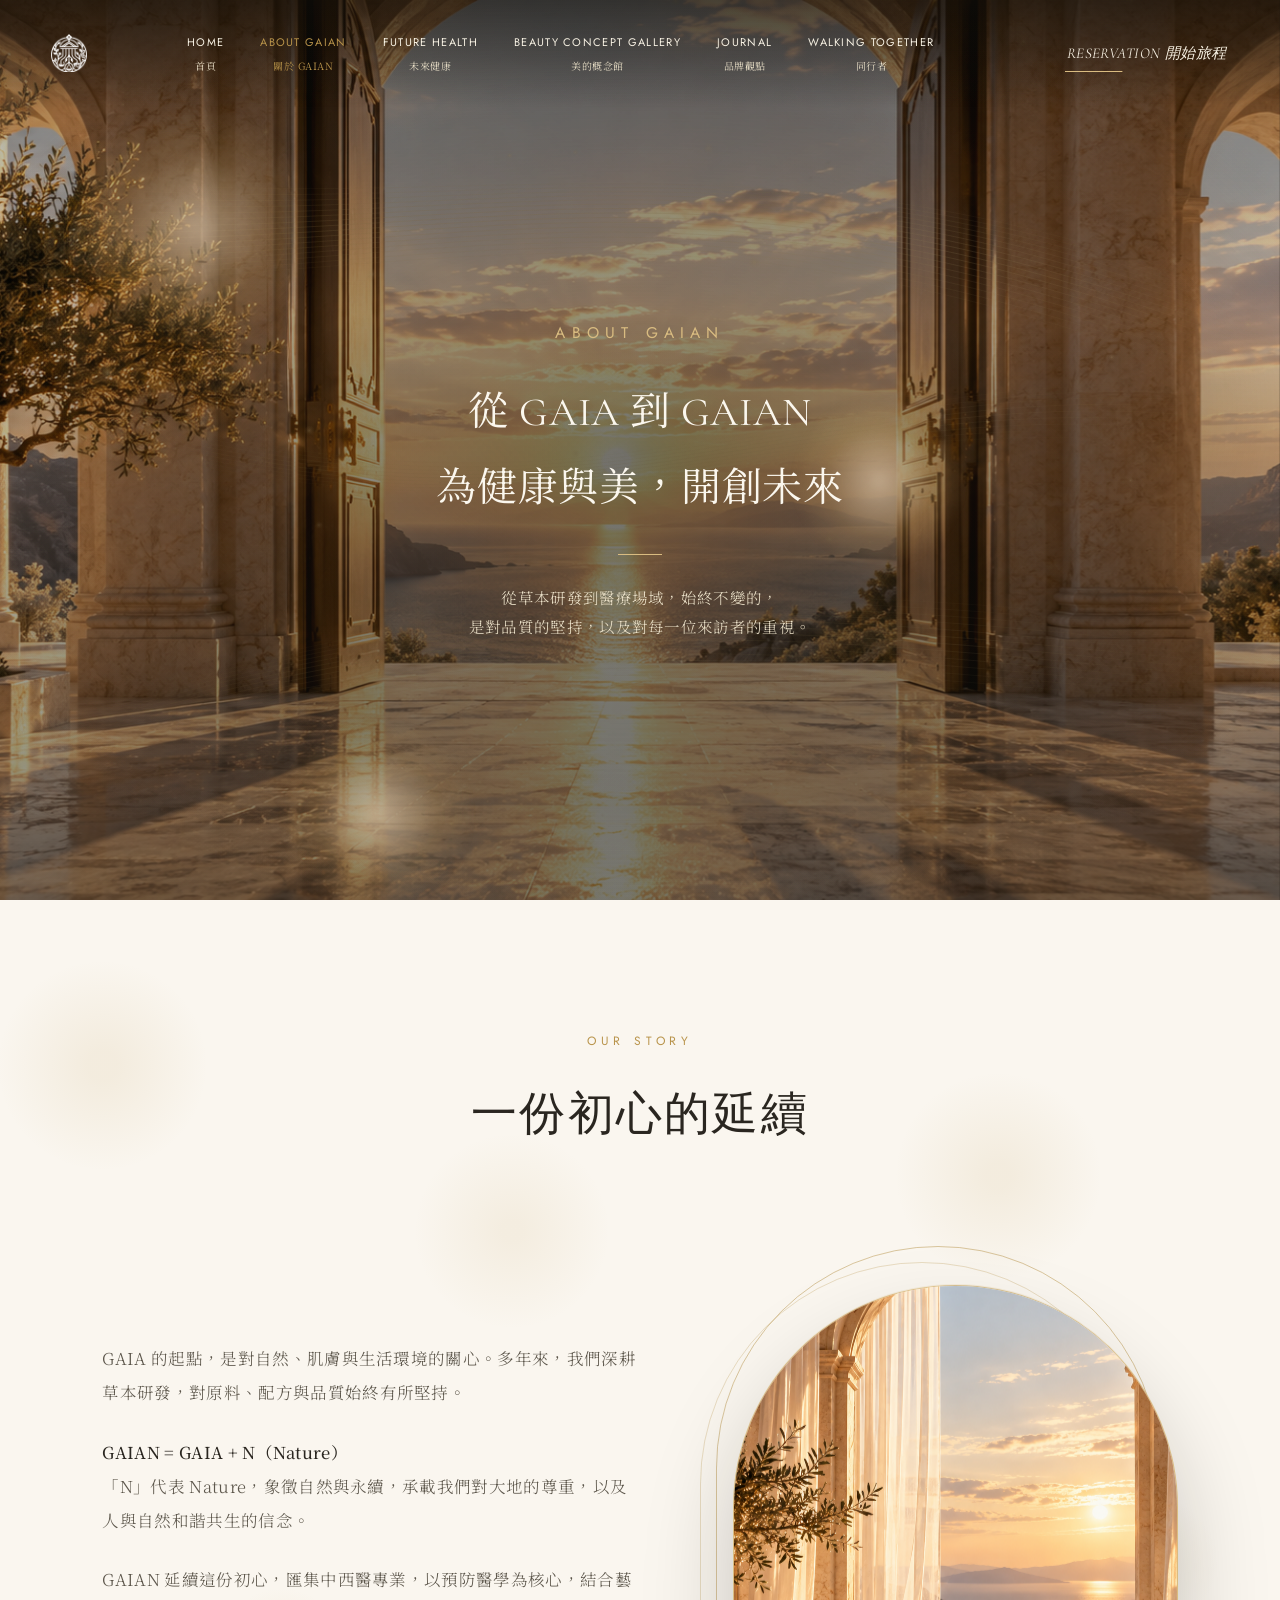
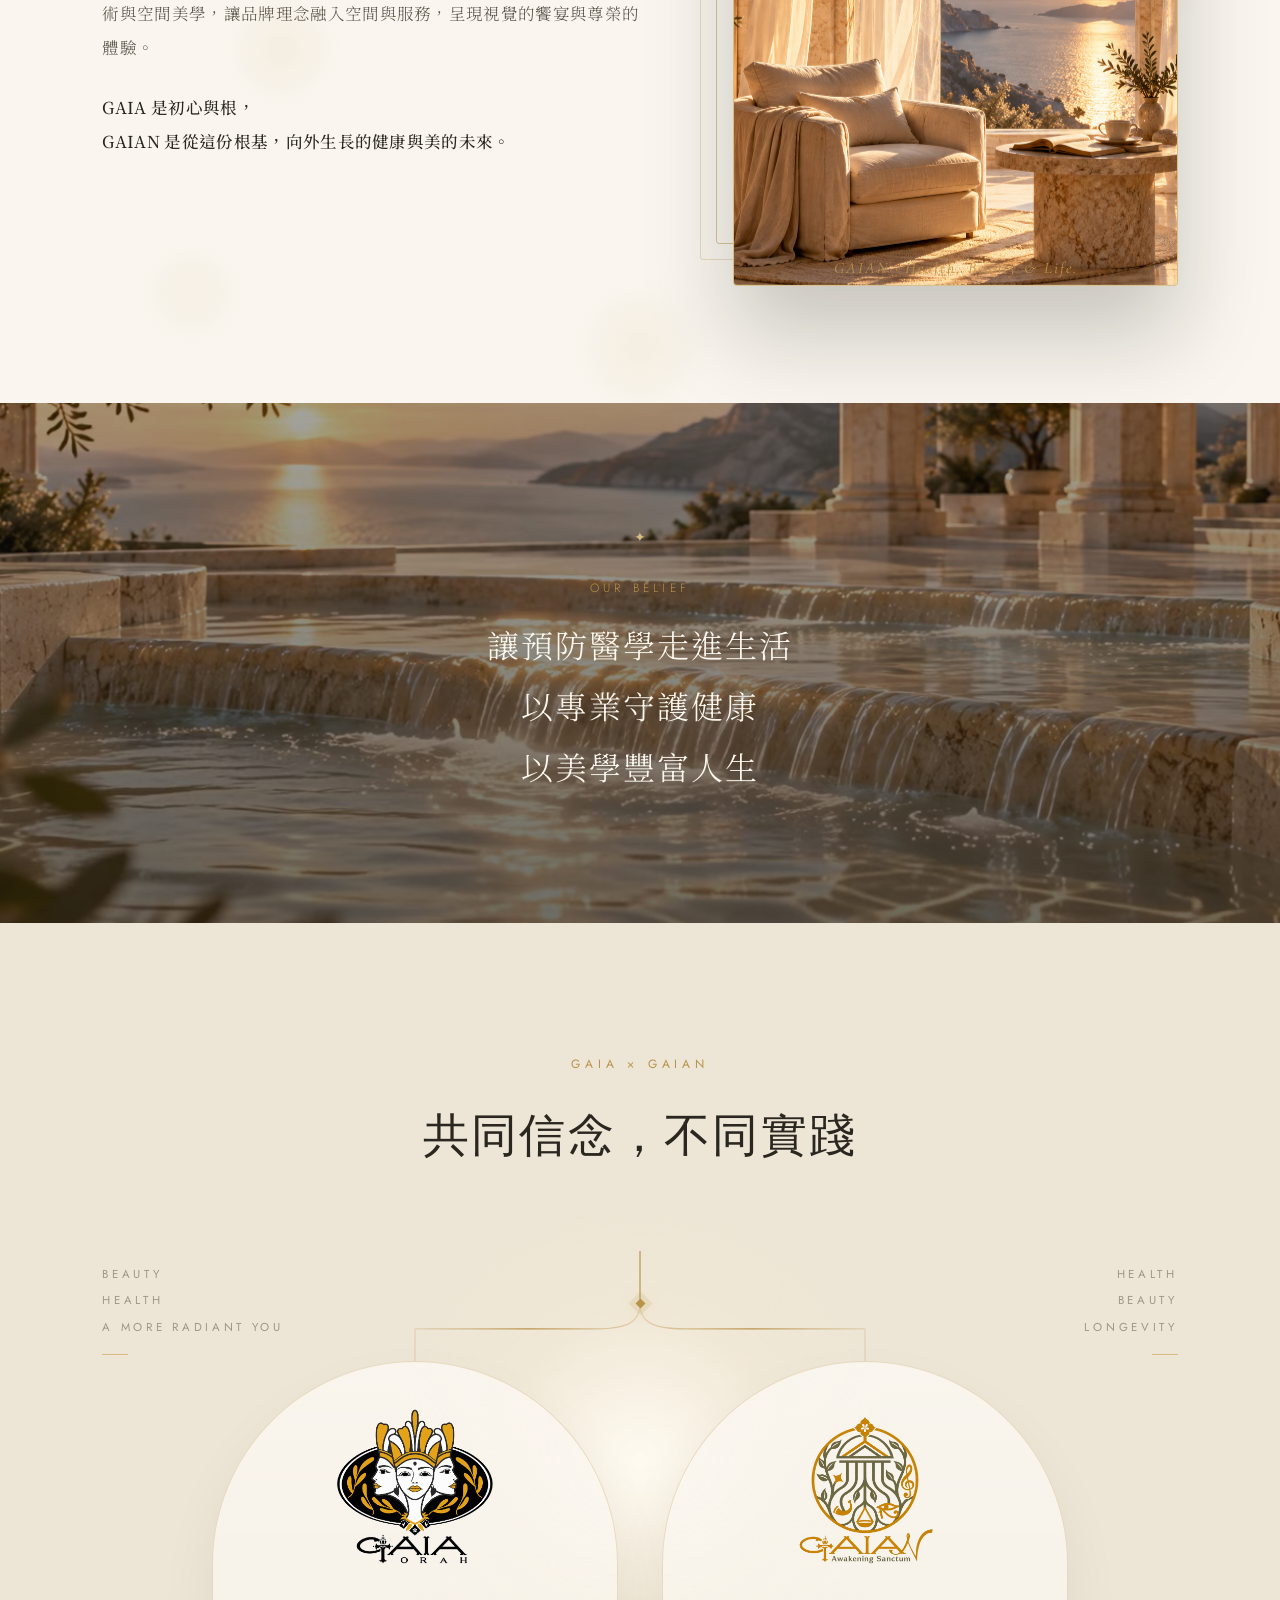
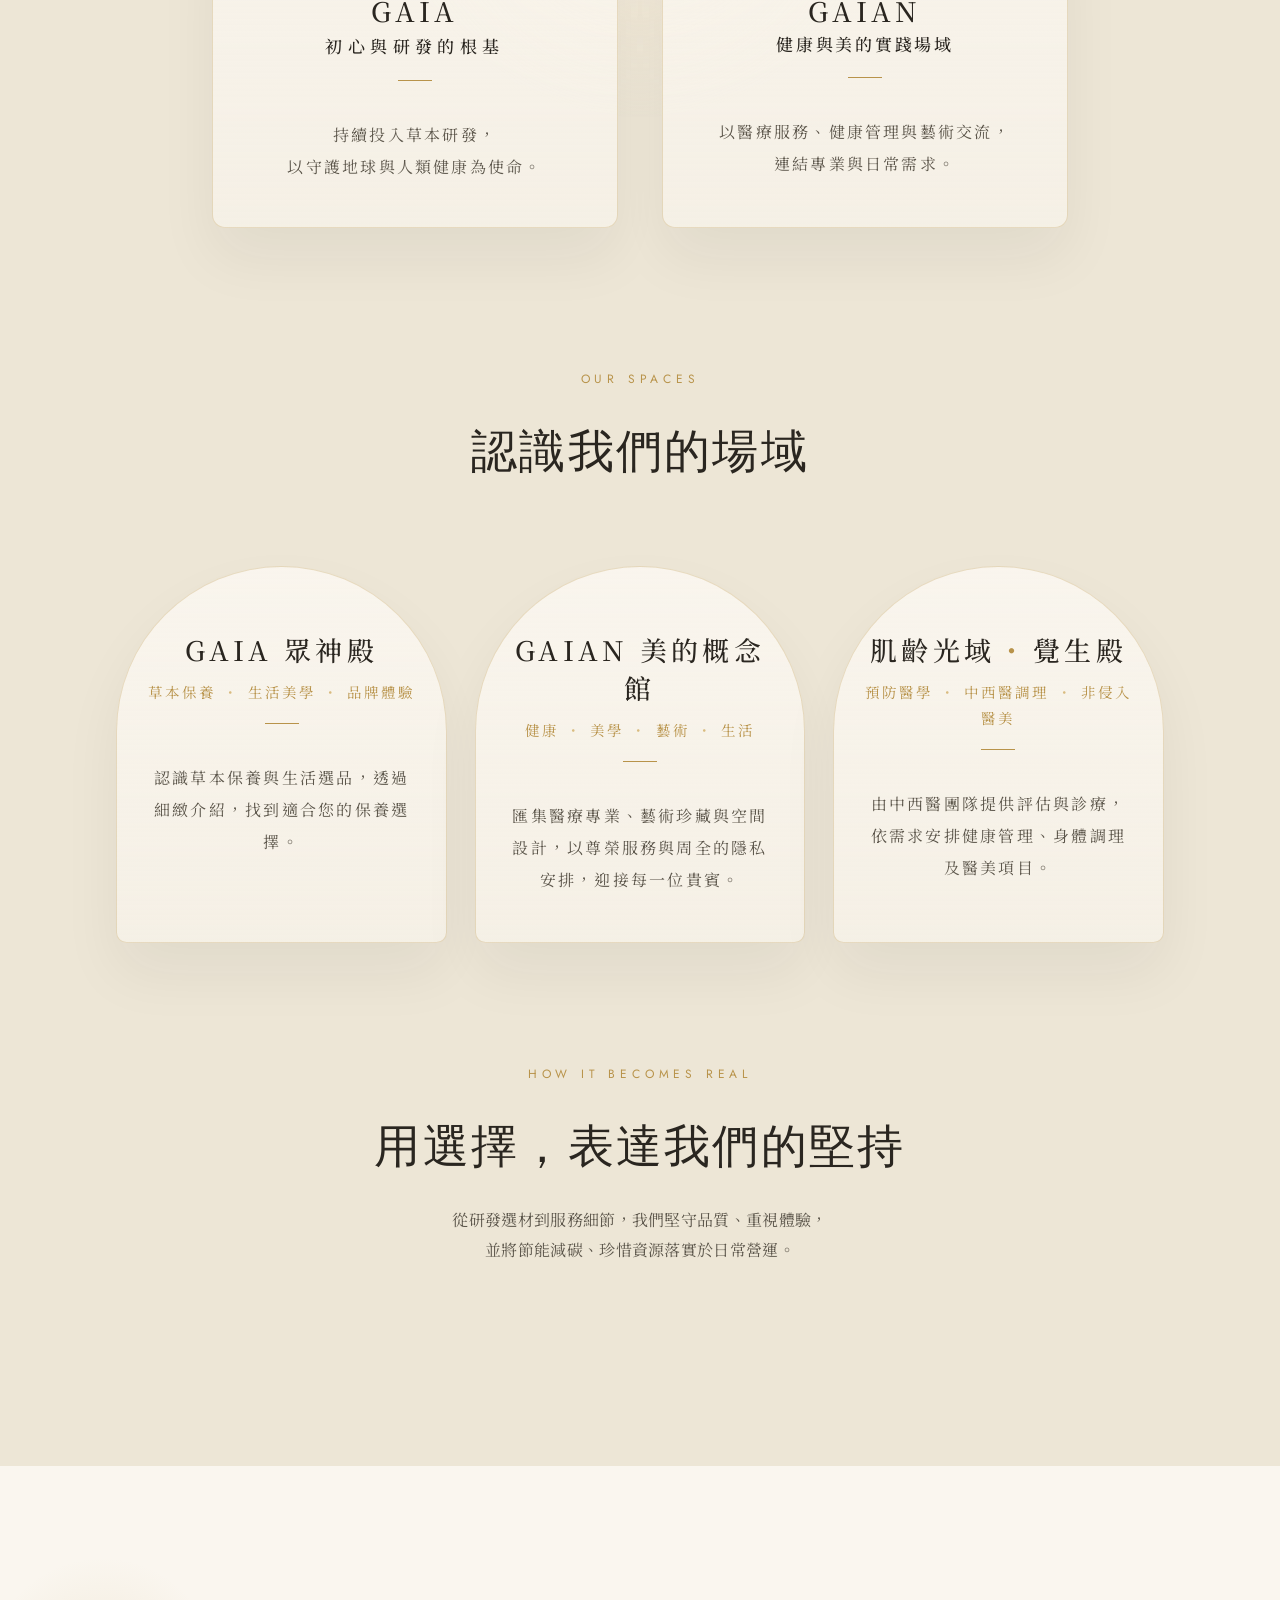
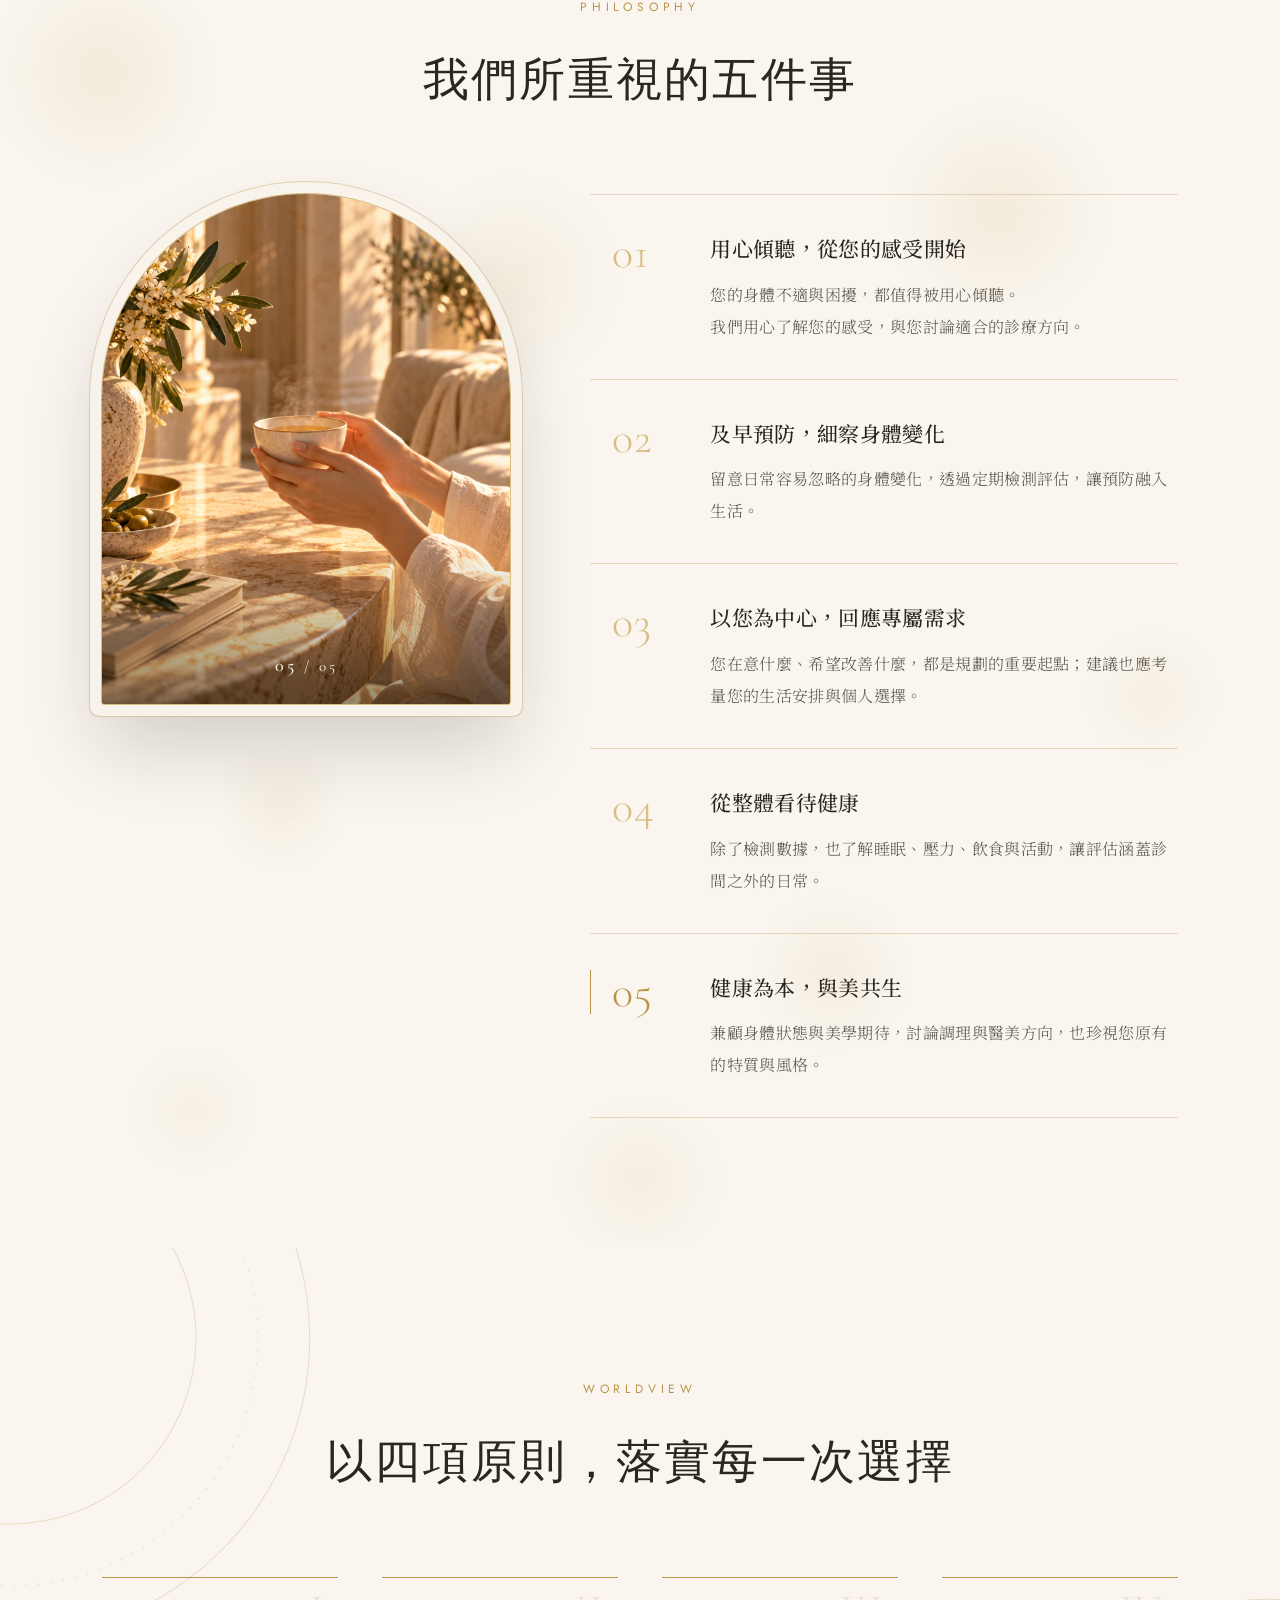
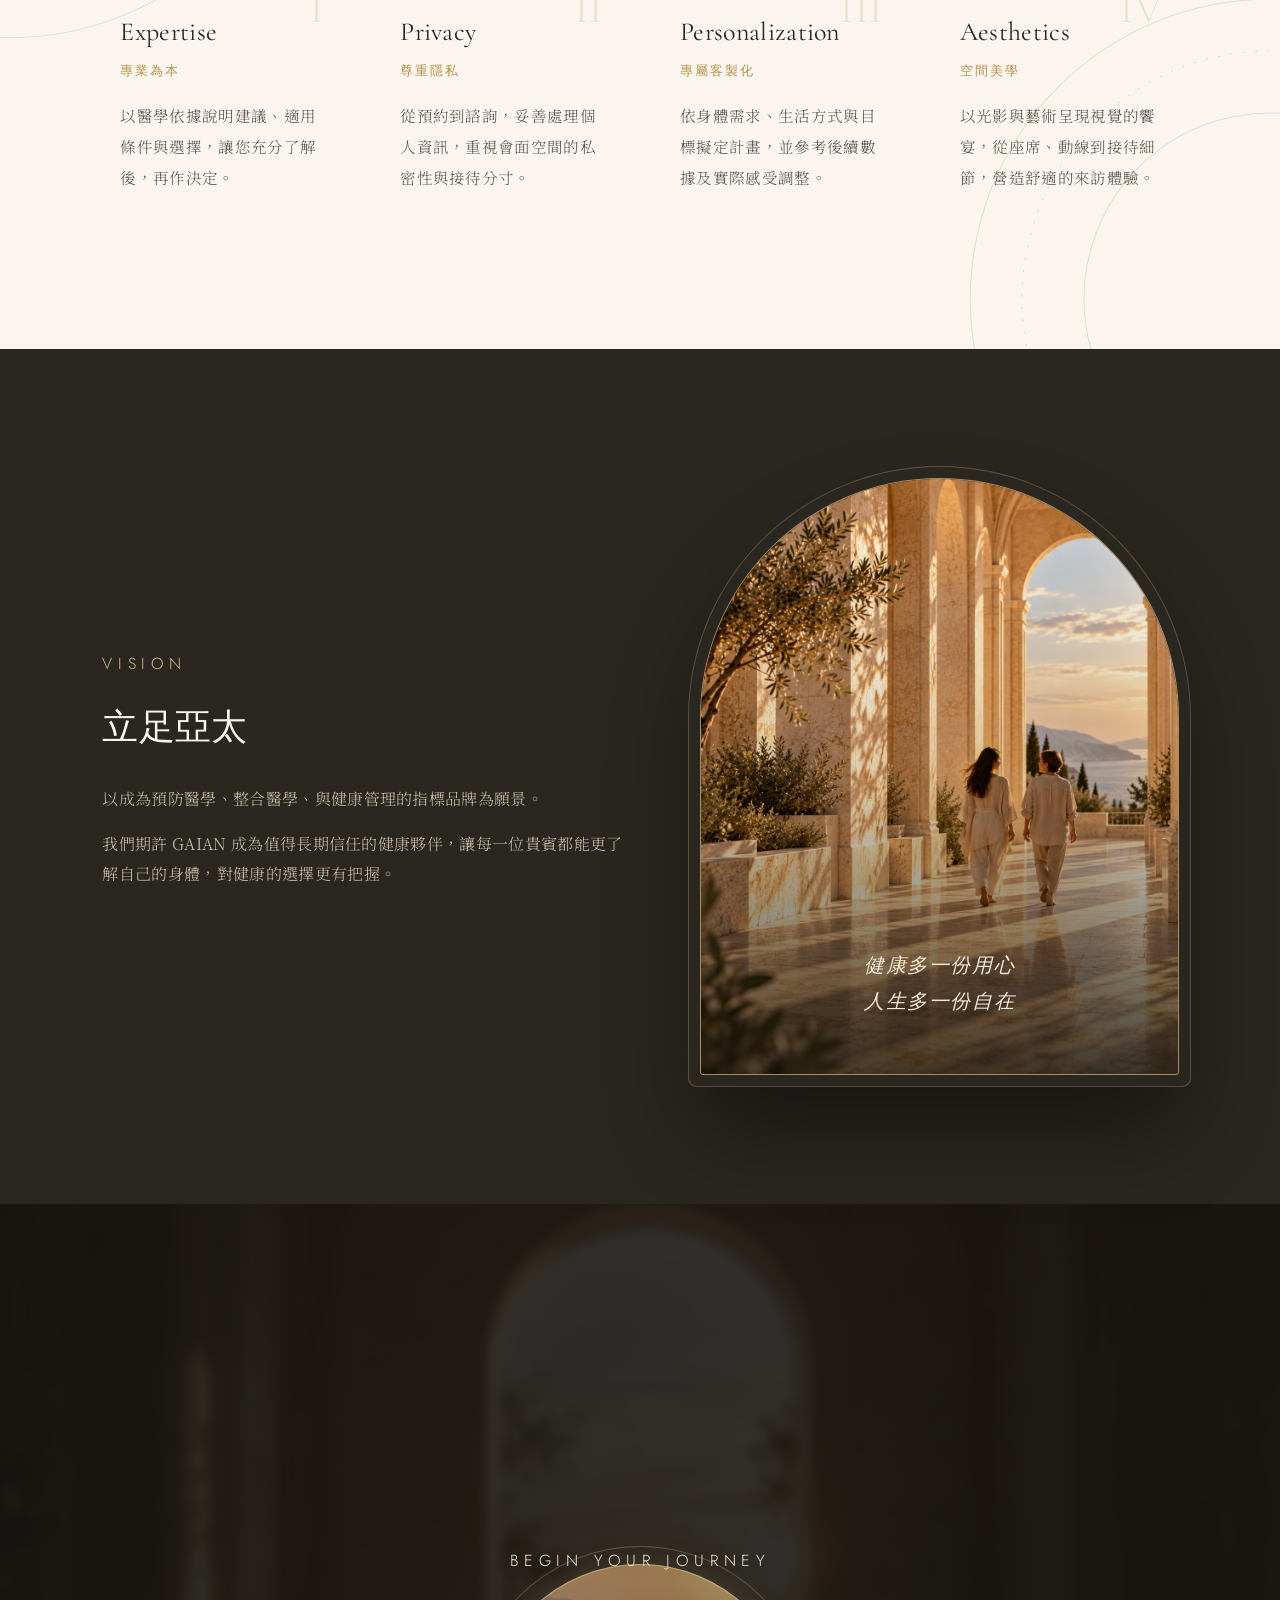
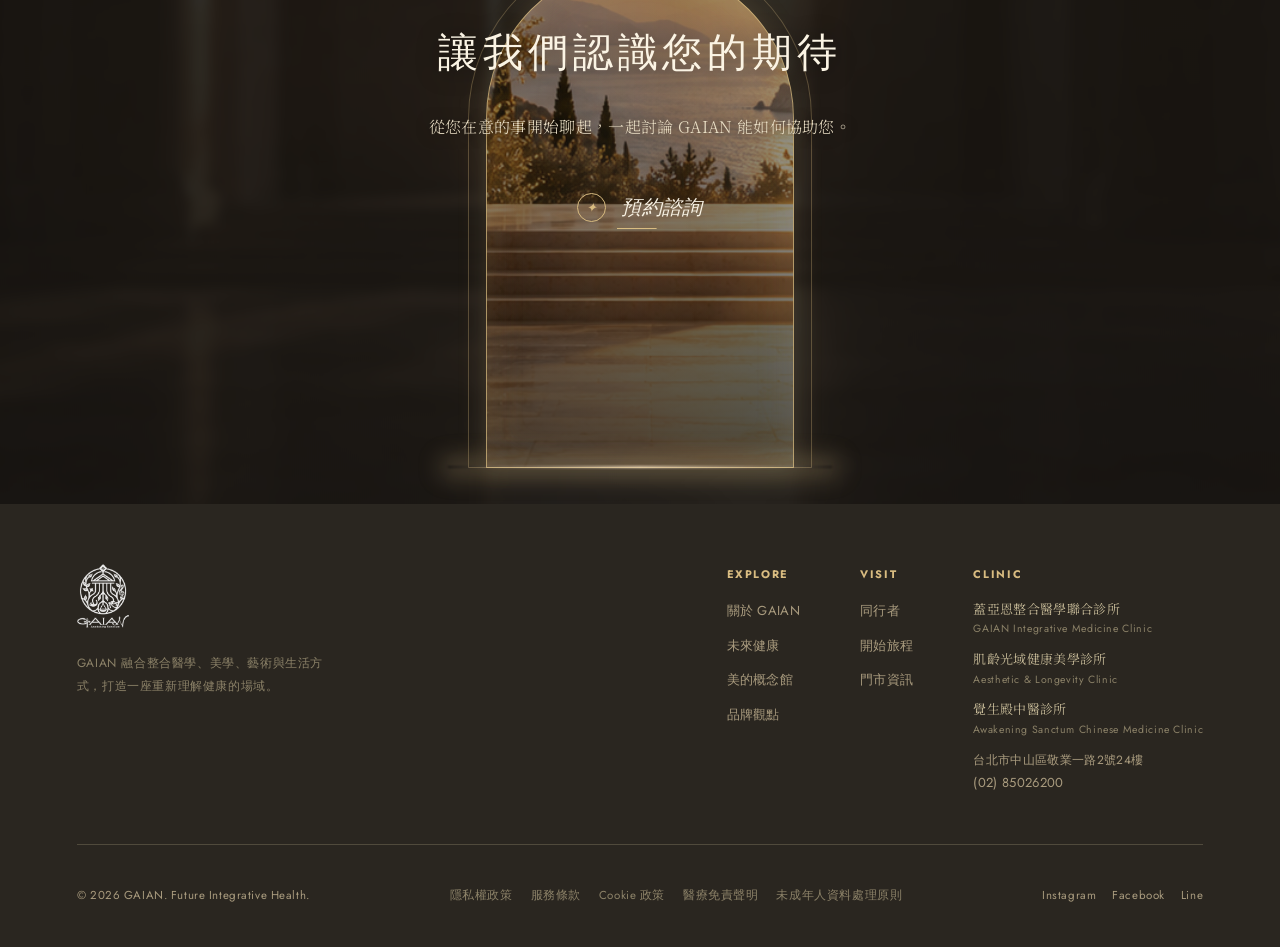
<file: about.html>
<!DOCTYPE html>
<html lang="zh-Hant" class="has-aura">
<head>
<meta charset="UTF-8">
<meta name="viewport" content="width=device-width, initial-scale=1.0">
<title>關於 GAIAN | GAIAN</title>
<link rel="icon" type="image/png" sizes="32x32" href="images/shared/favicon-32.png">
<link rel="icon" type="image/png" sizes="192x192" href="images/shared/favicon-192.png">
<link rel="apple-touch-icon" sizes="180x180" href="images/shared/apple-touch-icon.png">
<link rel="preconnect" href="https://fonts.googleapis.com">
<link rel="preconnect" href="https://fonts.gstatic.com" crossorigin>
<link href="https://fonts.googleapis.com/css2?family=Cormorant+Garamond:ital,wght@0,300;0,400;0,500;1,400&family=Noto+Serif+TC:wght@300;400;500;600&family=Jost:wght@300;400;500&display=swap" rel="stylesheet">
<link rel="stylesheet" href="css/style.css">
<link rel="stylesheet" href="css/about.css">
<link rel="stylesheet" href="css/motion.css">
<link rel="stylesheet" href="css/site-polish.css">
</head>
<body class="page-about">

<!--
  Status：Review（CLAUDE.md §13 LEVEL 2 — 品牌大型文案，需董事長確認後才算正式版本）

  本頁所有文字皆改寫自已核准之品牌文件，未新增任何品牌核心：
  #story      → BRAND.md §06 Brand Essence、§07 Brand Purpose
  #gaia       → BRAND.md §09 Brand Architecture、§10 Relationship（含七階段實踐流程）
  #philosophy → BRAND.md §11 Core Philosophy 01–05
  #worldview  → BRAND.md §13 Core Values、PROJECT_STATUS.md §10（APPROVED）
  #vision     → BRAND.md §08 Brand Vision、PROJECT_STATUS.md §09（APPROVED）
  引句       → BRAND.md §19 Core Brand Statements

  未使用「全人健康」「全人照護」（PROJECT_STATUS.md §22 APPROVED RESTRICTION），
  亦未使用 §23 Generic Language Watch List 之通用詞彙。

  2026-10-15：品牌血緣區塊新增品牌關係圖（GAIA → GAIA 眾神殿／肌齡光域·覺生殿），Logo 在 images/about/brand/。

  2026-10-14 視覺改版：
  - 配圖統一放在 images/about/，檔名 about-01～about-10。目前為暫代圖（沿用舊素材的複本），
    新圖產出後直接用同檔名覆蓋即可，不需修改 HTML。生圖 Prompt 見《About頁_生圖Prompt.txt》。
  - 本頁配圖全部沿用網站既有素材（images/），未新增、未生成任何人物照片。
  - 依 PROJECT_STATUS.md §19，每張圖都在旁邊的註解寫明「這張圖在說什麼、為什麼屬於這一段」。
  - 一頁之內不重複使用同一張圖；與首頁共用的 about-corridor.png 是刻意的：
    首頁「閱讀完整品牌故事」連過來時，讀者會在品牌故事看到同一個空間，形成延續。
  - 頁面專屬樣式在 css/about.css，動畫在 js/about.js，不影響其他頁。
  - 所有動畫都遵守 prefers-reduced-motion（系統設定減少動態時，全部直接顯示最終狀態）。
-->

<nav class="nav" id="mainNav" data-active="about"></nav>

<!-- 全頁連貫背景：金色絲帶流光＋柔焦金色光暈（js/aura.js，與美的概念館同一套） -->
<canvas class="gl-aura" aria-hidden="true"></canvas>


<!-- ===== HERO｜整頁照片主視覺 =====
     圖：core-integrative.png｜拱門外的日出與水面。
     說什麼：一扇打開的門、一段新的開始——對應本頁副標「A NEW ERA OF LONGEVITY」與「從 GAIA 到 GAIAN」。
     動畫：照片緩慢推近（Ken Burns）＋三顆柔光（沿用首頁 .shimmer）＋文字依序浮現。 -->
<section class="ab-hero">
  <div class="ab-hero-media" aria-hidden="true">
    <img src="images/about/about-01-hero.png" alt="">
  </div>
  <div class="shimmer-layer" aria-hidden="true">
    <span class="shimmer s1"></span>
    <span class="shimmer s2"></span>
    <span class="shimmer s3"></span>
  </div>
  <div class="ab-hero-inner">
    <p class="crumb ab-rise" style="--d:0.2s;">About GAIAN</p>
    <h1 class="en ab-rise" style="--d:0.45s;">從 GAIA 到 GAIAN<br>為健康與美，開創未來</h1>
    <span class="ab-hero-rule ab-rise" style="--d:0.75s;" aria-hidden="true"></span>
    <p class="ab-rise" style="--d:0.95s;">從草本研發到醫療場域，始終不變的<span class="d-only">，</span><br>是對品質的堅持，以及對每一位來訪者的重視。</p>
  </div>
</section>


<!-- ===== 品牌故事｜左文右圖（拱門照片） =====
     圖：about-corridor.png｜GAIAN 的長廊與雕塑。
     說什麼：這就是那座「重新理解健康的場域」。與首頁 What Is GAIAN 同一張圖，是刻意的延續。
     動畫：照片從模糊到清晰（沿用首頁 .reveal-photo）＋捲動時輕微視差。 -->
<section class="section texture-bg" id="story">
  <div class="section-head reveal">
    <p class="eyebrow en">Our Story</p>
    <h2>一份初心的延續</h2>
  </div>
  <div class="story-grid">
    <div class="prose story-text">
      <p class="reveal">GAIA 的起點，是對自然、肌膚與生活環境的關心。多年來，我們深耕草本研發，對原料、配方與品質始終有所堅持。</p>
      <p class="reveal reveal-delay-1"><strong>GAIAN = GAIA + N（Nature）</strong><br>「N」代表 Nature，象徵自然與永續，承載我們對大地的尊重，以及人與自然和諧共生的信念。</p>
      <p class="reveal reveal-delay-2">GAIAN 延續這份初心，匯集中西醫專業，以預防醫學為核心，結合藝術與空間美學，讓品牌理念融入空間與服務，呈現視覺的饗宴與尊榮的體驗。</p>
      <p class="reveal reveal-delay-2"><strong>GAIA 是初心與根，<br>GAIAN 是從這份根基<span class="d-only">，</span><br class="m-br">向外生長的健康與美的未來。</strong></p>
    </div>
    <figure class="story-visual reveal-photo">
      <div class="story-arch" data-parallax="0.08">
        <img src="images/about/about-02-story.png" alt="GAIAN 的長廊空間，光線從拱窗灑進大理石地面">
      </div>
      <figcaption class="en">GAIAN · Health, Beauty &amp; Life.</figcaption>
    </figure>
  </div>
</section>


<!-- ===== 品牌金句｜整寬水面照片帶 =====
     圖：core-management.png｜流動的水道與漣漪。
     說什麼：「順應它的節奏」——水不被強迫，只依循自己的流向。
     動畫：背景視差＋金句逐行浮現。 -->
<section class="quote-band" aria-label="品牌精神">
  <!-- 流水：影片 images/about/about-03-quote.mp4（由 GIF 轉檔，1.7 秒無縫循環）自動播放；影片無法播放時，
       用照片＋水面波動特效（SVG 濾鏡）呈現水在流動 -->
  <div class="quote-band-media" data-parallax="0.18" aria-hidden="true">
    <img class="qb-still" src="images/about/about-03-quote-still.jpg" alt="">
    <img class="qb-water" src="images/about/about-03-quote-still.jpg" alt="">
    <span class="qb-flow"></span>
    <video class="qb-video" muted loop playsinline autoplay preload="auto" poster="images/about/about-03-quote-still.jpg">
      <source src="images/about/about-03-quote.webm" type="video/webm">
      <source src="images/about/about-03-quote.mp4" type="video/mp4">
    </video>
  </div>
  <svg class="qb-filter" width="0" height="0" aria-hidden="true" focusable="false">
    <filter id="abWater" x="0" y="0" width="100%" height="100%">
      <feTurbulence type="fractalNoise" baseFrequency="0.008 0.05" numOctaves="2" seed="4" result="n">
        <animate attributeName="baseFrequency" dur="5s" values="0.008 0.05;0.0105 0.072;0.008 0.05" repeatCount="indefinite"/>
        <animate attributeName="seed" dur="5s" values="4;5;4" repeatCount="indefinite" calcMode="discrete"/>
      </feTurbulence>
      <feDisplacementMap in="SourceGraphic" in2="n" scale="18" xChannelSelector="R" yChannelSelector="G"/>
    </filter>
  </svg>
  <p class="quote-band-text">
    <span class="qb-line qb-eyebrow eyebrow en reveal">Our Belief</span>
    <span class="qb-line reveal">讓預防醫學走進生活</span>
    <span class="qb-line reveal reveal-delay-3">以專業守護健康<br>以美學豐富人生</span>
  </p>
</section>


<!-- ===== 品牌血緣 =====
     2026-10-15 改版：先用「品牌關係圖」說明 GAIA 與兩個場域的關係，
     再接原本的五組「理念 → 落地」左右對照。
     品牌關係圖：
       - 內容與結構依品牌簡報〈GAIA 美×健康×生活〉關係圖。
       - Logo（images/about/brand/）為從簡報截圖裁切、去背的暫代檔，解析度有限；
         取得原始 Logo 檔（AI／SVG／高解析 PNG）後，用同檔名覆蓋即可。
       - 動畫：GAIA 先浮現 → 金線往下畫、再向左右分支 → 兩張場域卡片依序升起。 -->
<section class="section gb-io" id="gaia">
  <div class="section-head reveal">
    <p class="eyebrow en">GAIA × GAIAN</p>
    <h2>共同信念<span class="d-only">，</span><br class="m-br">不同實踐</h2>
  </div>

  <div class="brand-tree" data-animate>
    <div class="bt-aside bt-aside-l en" aria-hidden="true">Beauty<br>Health<br>A More Radiant You</div>
    <div class="bt-aside bt-aside-r en" aria-hidden="true">Health<br>Beauty<br>Longevity</div>

    <div class="bt-branch" aria-hidden="true">
      <svg viewBox="0 0 600 130" preserveAspectRatio="none" focusable="false">
        <defs>
          <linearGradient id="btGold" x1="0" y1="0" x2="1" y2="0">
            <stop offset="0%" stop-color="#C8A56A" stop-opacity="0.35"/>
            <stop offset="50%" stop-color="#B8934A"/>
            <stop offset="100%" stop-color="#C8A56A" stop-opacity="0.35"/>
          </linearGradient>
        </defs>
        <path class="bt-trunk" vector-effect="non-scaling-stroke" d="M300 0 L300 62"/>
        <path class="bt-arm" vector-effect="non-scaling-stroke" d="M300 62 C300 84 292 92 270 92 L150 92 L150 130"/>
        <path class="bt-arm" vector-effect="non-scaling-stroke" d="M300 62 C300 84 308 92 330 92 L450 92 L450 130"/>
      </svg>
      <span class="bt-spark" aria-hidden="true"></span>
    </div>

    <div class="bt-children">
      <article class="bt-card" style="--i:0;">
        <div class="bt-fr"><div class="bt-fr-line"><div class="bt-fr-body">
        <img class="bt-logo" src="images/about/brand/gaia-logo.png" alt="GAIA">
        <h3>GAIA</h3>
        <p class="bt-role">初心與研發的根基</p>
        <span class="bt-rule" aria-hidden="true"></span>
        <p class="bt-desc">持續投入草本研發，<br>以守護地球與人類健康為使命。</p>
        </div></div></div>
      </article>
      <article class="bt-card bt-card-med" style="--i:1;">
        <div class="bt-fr"><div class="bt-fr-line"><div class="bt-fr-body">
        <img class="bt-logo" src="images/about/brand/gaian-logo.png" alt="GAIAN">
        <h3>GAIAN</h3>
        <p class="bt-role">健康與美的實踐場域</p>
        <span class="bt-rule" aria-hidden="true"></span>
        <p class="bt-desc">以醫療服務、健康管理與藝術交流，<br>連結專業與日常需求。</p>
        </div></div></div>
      </article>
    </div>
  </div><!-- /.brand-tree -->

  <!-- 2026-11-18：認識我們的場域（三個場域卡片，沿用品牌血緣的拱門卡片樣式） -->
  <div class="section-head reveal" style="margin-top:120px;">
    <p class="eyebrow en">Our Spaces</p>
    <h2>認識我們的場域</h2>
  </div>
  <div class="bt-children bt-spaces" data-animate>
      <article class="bt-card" style="--i:0;">
        <div class="bt-fr"><div class="bt-fr-line"><div class="bt-fr-body">
        <h3>GAIA 眾神殿</h3>
        <p class="bt-key">草本保養<i>・</i>生活美學<i>・</i>品牌體驗</p>
        <span class="bt-rule" aria-hidden="true"></span>
        <p class="bt-desc">認識草本保養與生活選品，透過細緻介紹，找到適合您的保養選擇。</p>
        </div></div></div>
      </article>
      <article class="bt-card" style="--i:1;">
        <div class="bt-fr"><div class="bt-fr-line"><div class="bt-fr-body">
        <h3>GAIAN 美的概念館</h3>
        <p class="bt-key">健康<i>・</i>美學<i>・</i>藝術<i>・</i>生活</p>
        <span class="bt-rule" aria-hidden="true"></span>
        <p class="bt-desc">匯集醫療專業、藝術珍藏與空間設計，以尊榮服務與周全的隱私安排，迎接每一位貴賓。</p>
        </div></div></div>
      </article>
      <article class="bt-card" style="--i:2;">
        <div class="bt-fr"><div class="bt-fr-line"><div class="bt-fr-body">
        <h3>肌齡光域<span class="bt-dot">・</span>覺生殿</h3>
        <p class="bt-key">預防醫學<i>・</i>中西醫調理<i>・</i>非侵入醫美</p>
        <span class="bt-rule" aria-hidden="true"></span>
        <p class="bt-desc">由中西醫團隊提供評估與診療，依需求安排健康管理、身體調理及醫美項目。</p>
        </div></div></div>
      </article>
  </div>
  <div class="section-head reveal" style="margin-top:120px;">
    <p class="eyebrow en">How It Becomes Real</p>
    <h2>用選擇<span class="d-only">，</span><br class="m-br">表達我們的堅持</h2>
    <p class="tagline">從研發選材到服務細節，我們堅守品質、重視體驗，<br class="d-only">並將節能減碳、珍惜資源落實於日常營運。</p>
  </div>
</section>


<!-- ===== 品牌理念｜左側固定畫框＋右側五條理念 =====
     桌機：左邊畫框固定不動，捲到哪一條理念，畫框就淡入對應的圖；正在讀的那一條會被點亮。
     手機：不顯示畫框，維持純文字長條（理念是要被讀完的句子）。
     五張圖與理念的對應：
       01 journey-bg.png        大理石柔和的弧線  → 順應身體的節奏，而不是對抗
       02 hero-arch.png         拱門外的地平線    → 醫學不只停在治療，而是看得更遠
       03 home-hero.png         一個人面向海      → 以「人」為中心
       04 gallery-constellation.png 星與光的整體 → 健康是整體，不是單一數字
       05 beauty-porcelain.png  茶器與日常之美    → 美建立在健康的生活之上 -->
<section class="section texture-bg" id="philosophy">
  <div class="section-head reveal">
    <p class="eyebrow en">Philosophy</p>
    <h2>我們所重視的五件事</h2>
  </div>
  <div class="ph-layout">
    <div class="ph-frame-col" aria-hidden="true">
      <div class="ph-frame">
        <img class="ph-img is-active" data-ph="0" src="images/about/about-04-philosophy-01.png" alt="">
        <img class="ph-img" data-ph="1" src="images/about/about-05-philosophy-02.png" alt="">
        <img class="ph-img" data-ph="2" src="images/about/about-06-philosophy-03.png" alt="">
        <img class="ph-img" data-ph="3" src="images/about/about-07-philosophy-04.png" alt="">
        <img class="ph-img" data-ph="4" src="images/about/about-08-philosophy-05.png" alt="">
        <span class="ph-counter en"><b id="phCurrent">01</b> / 05</span>
      </div>
    </div>
    <div class="philosophy-list">
      <div class="ph-item reveal" data-ph="0">
        <span class="ph-index en">01</span>
        <div class="ph-body">
          <b>用心傾聽，從您的感受開始</b>
          <p>您的身體不適與困擾，都值得被用心傾聽。<br>我們用心了解您的感受<span class="d-only">，</span><br class="m-br">與您討論適合的診療方向。</p>
        </div>
      </div>
      <div class="ph-item reveal" data-ph="1">
        <span class="ph-index en">02</span>
        <div class="ph-body">
          <b>及早預防，細察身體變化</b>
          <p>留意日常容易忽略的身體變化，透過定期檢測評估，讓預防融入生活。</p>
        </div>
      </div>
      <div class="ph-item reveal" data-ph="2">
        <span class="ph-index en">03</span>
        <div class="ph-body">
          <b>以您為中心，回應專屬需求</b>
          <p>您在意什麼、希望改善什麼，都是規劃的重要起點；建議也應考量您的生活安排與個人選擇。</p>
        </div>
      </div>
      <div class="ph-item reveal" data-ph="3">
        <span class="ph-index en">04</span>
        <div class="ph-body">
          <b>從整體看待健康</b>
          <p>除了檢測數據，也了解睡眠、壓力、飲食與活動，讓評估涵蓋診間之外的日常。</p>
        </div>
      </div>
      <div class="ph-item reveal" data-ph="4">
        <span class="ph-index en">05</span>
        <div class="ph-body">
          <b>健康為本，與美共生</b>
          <p>兼顧身體狀態與美學期待，討論調理與醫美方向，也珍視您原有的特質與風格。</p>
        </div>
      </div>
    </div>
  </div>
</section>


<!-- ===== 品牌世界觀｜四項原則 =====
     不加照片：這四項是「原則」，圖片會把它們變成風格示意。
     動畫：每欄頂端金線由左往右畫出（依序），羅馬數字淡入；滑鼠移上時整欄微微上浮。 -->
<section class="section ab-worldview" id="worldview">
  <div class="mo-rings" aria-hidden="true"><svg viewBox="0 0 600 600"><circle cx="300" cy="300" r="290"/><circle cx="300" cy="300" r="240" stroke-dasharray="2 10"/><circle cx="300" cy="300" r="180"/></svg><svg viewBox="0 0 600 600"><circle cx="300" cy="300" r="290"/><circle cx="300" cy="300" r="240" stroke-dasharray="2 10"/><circle cx="300" cy="300" r="180"/></svg></div>
  <div class="section-head reveal">
    <p class="eyebrow en">Worldview</p>
    <h2>以四項原則<span class="d-only">，</span><br class="m-br">落實每一次選擇</h2>
  </div>
  <div class="value-grid wv-grid" data-animate>
    <div class="value-item" style="--i:0;">
      <span class="wv-num en" aria-hidden="true">I</span>
      <b class="en">Expertise</b>
      <span class="v-zh">專業為本</span>
      <p>以醫學依據說明建議、適用條件與選擇，讓您充分了解後，再作決定。</p>
    </div>
    <div class="value-item" style="--i:1;">
      <span class="wv-num en" aria-hidden="true">II</span>
      <b class="en">Privacy</b>
      <span class="v-zh">尊重隱私</span>
      <p>從預約到諮詢，妥善處理個人資訊，重視會面空間的私密性與接待分寸。</p>
    </div>
    <div class="value-item" style="--i:2;">
      <span class="wv-num en" aria-hidden="true">III</span>
      <b class="en">Personalization</b>
      <span class="v-zh">專屬客製化</span>
      <p>依身體需求、生活方式與目標擬定計畫，並參考後續數據及實際感受調整。</p>
    </div>
    <div class="value-item" style="--i:3;">
      <span class="wv-num en" aria-hidden="true">IV</span>
      <b class="en">Aesthetics</b>
      <span class="v-zh">空間美學</span>
      <p>以光影與藝術呈現視覺的饗宴，從座席、動線到接待細節，營造舒適的來訪體驗。</p>
    </div>
  </div>
</section>


<!-- ===== 未來願景｜深色底＋照片 =====
     圖：core-culture.png｜人們在 GAIAN 空間中對話、閱讀。
     說什麼：願景的最後一句「形成更長期的健康關係」——不是一次療程，而是持續往來的場域。
     動畫：照片從模糊到清晰（.reveal-photo）＋持續極緩慢的推近；金句疊在照片下緣。 -->
<section class="section gb-believe" id="vision">
  <div class="gb-grid">
    <div class="reveal">
      <p class="eyebrow en">Vision</p>
      <h2>立足亞太</h2>
      <p>以成為預防醫學、整合醫學、與健康管理的指標品牌為願景。</p>
      <p>我們期許 GAIAN 成為值得長期信任的健康夥伴，讓每一位貴賓都能更了解自己的身體，對健康的選擇更有把握。</p>
    </div>
    <div class="gb-believe-visual vision-photo reveal-photo">
      <img src="images/about/about-09-vision.png" alt="人們在 GAIAN 空間中交談與閱讀">
      <span>健康多一份用心<br>人生多一份自在</span>
    </div>
  </div>
</section>

<!-- ===== 結尾｜一扇正在打開的門 =====
     概念：「從理解自己開始」＝跨過一道門。捲動到這裡時，畫面中央的拱門會隨捲動慢慢打開，
     門後的光與海景逐漸變大；兩道金線門框跟著展開，光束從門頂灑下，地面有一道金光。
     門打開到一定程度後，文字才依序浮現。（捲動控制在 js/about.js 第 4 段） -->
<section class="final-cta ab-cta ab-door" data-animate>
  <div class="ab-door-bg" aria-hidden="true"></div>
  <div class="ab-door-view" aria-hidden="true">
    <img src="images/about/about-10-cta.png" alt="">
    <span class="ab-door-rays"></span>
  </div>
  <span class="ab-door-frame" aria-hidden="true"></span>
  <span class="ab-door-frame ab-door-frame-2" aria-hidden="true"></span>
  <span class="ab-door-floor" aria-hidden="true"></span>
  <div class="final-inner">
    <p class="eyebrow en ab-door-step" style="--i:0">Begin Your Journey</p>
    <h2 class="en ab-door-step" style="--i:1">讓我們認識您的期待</h2>
    <p class="ab-door-step" style="--i:2">從您在意的事開始聊起<span class="d-only">，</span><br class="m-br">一起討論 GAIAN 能如何協助您<span class="d-only">。</span></p>
    <a class="btn-star primary ab-door-step" style="--i:3" href="contact.html">預約諮詢<span class="btn-star-underline"></span></a>
  </div>
</section>

<footer>
  <div class="footer-top">
    <div class="logo-row">
      <img src="images/shared/logo.png" alt="GAIAN">
      <p>GAIAN 融合整合醫學、美學、藝術與生活方式，打造一座重新理解健康的場域。</p>
    </div>
    <div class="footer-links">
      <div class="footer-col"><b>Explore</b><a href="about.html">關於 GAIAN</a><a href="future-health.html">未來健康</a><a href="gallery.html">美的概念館</a><a href="journal.html">品牌觀點</a></div>
      <div class="footer-col"><b>Visit</b><a href="walking-together.html">同行者</a><a href="contact.html">開始旅程</a><a href="contact.html#location">門市資訊</a></div>
      <!-- 醫療機構識別資訊
           來源：PROJECT_STATUS.md §05（Status：APPROVED）、§06 Official Naming Rule。
           名稱、地址、電話為正式對外資料，不得改寫、簡稱或自行翻譯。
           TODO｜WEBSITE_MEMO.md §01 A-04：開業執照字號（兩院所各一）為官網必載事項，
           目前 [待確認]。取得後必須補列於本區塊，未補齊前不得 Go-Live。 -->
      <div class="footer-col footer-clinic">
        <b>Clinic</b>
        <p class="clinic-name">蓋亞恩整合醫學聯合診所<span>GAIAN Integrative Medicine Clinic</span></p>
        <p class="clinic-name">肌齡光域健康美學診所<span>Aesthetic &amp; Longevity Clinic</span></p>
        <p class="clinic-name">覺生殿中醫診所<span>Awakening Sanctum Chinese Medicine Clinic</span></p>
        <p class="clinic-meta">台北市中山區敬業一路2號24樓</p>
        <p class="clinic-meta"><a href="tel:+886285026200">(02) 85026200</a></p>
      </div>
    </div>
  </div>
  <div class="footer-bottom">
    <p>&copy; 2026 GAIAN. Future Integrative Health.</p>
    <!-- 法遵頁面連結。四份頁面目前均為「架構草稿」，尚未經法務審閱。
         依 WEBSITE_MEMO.md §01 B，未完成前全站不得 Go-Live。 -->
    <div class="footer-legal">
      <a href="privacy.html">隱私權政策</a>
      <a href="terms.html">服務條款</a>
      <a href="cookie-policy.html">Cookie 政策</a>
      <a href="medical-disclaimer.html">醫療免責聲明</a>
      <a href="minors-policy.html">未成年人資料處理原則</a>
    </div>
    <!-- TODO：社群連結網址 [待確認]；LINE 官方帳號連結見 WEBSITE_MEMO.md §01 A-11 -->
    <div class="footer-social"><a href="#">Instagram</a><a href="#">Facebook</a><a href="#">Line</a></div>
  </div>
</footer>
<script src="js/nav-data.js"></script>
<script src="js/nav.js"></script>
<script src="js/reveal.js"></script>
<script src="js/about.js"></script>
<script src="js/aura.js"></script>

</body>
</html>
</file>
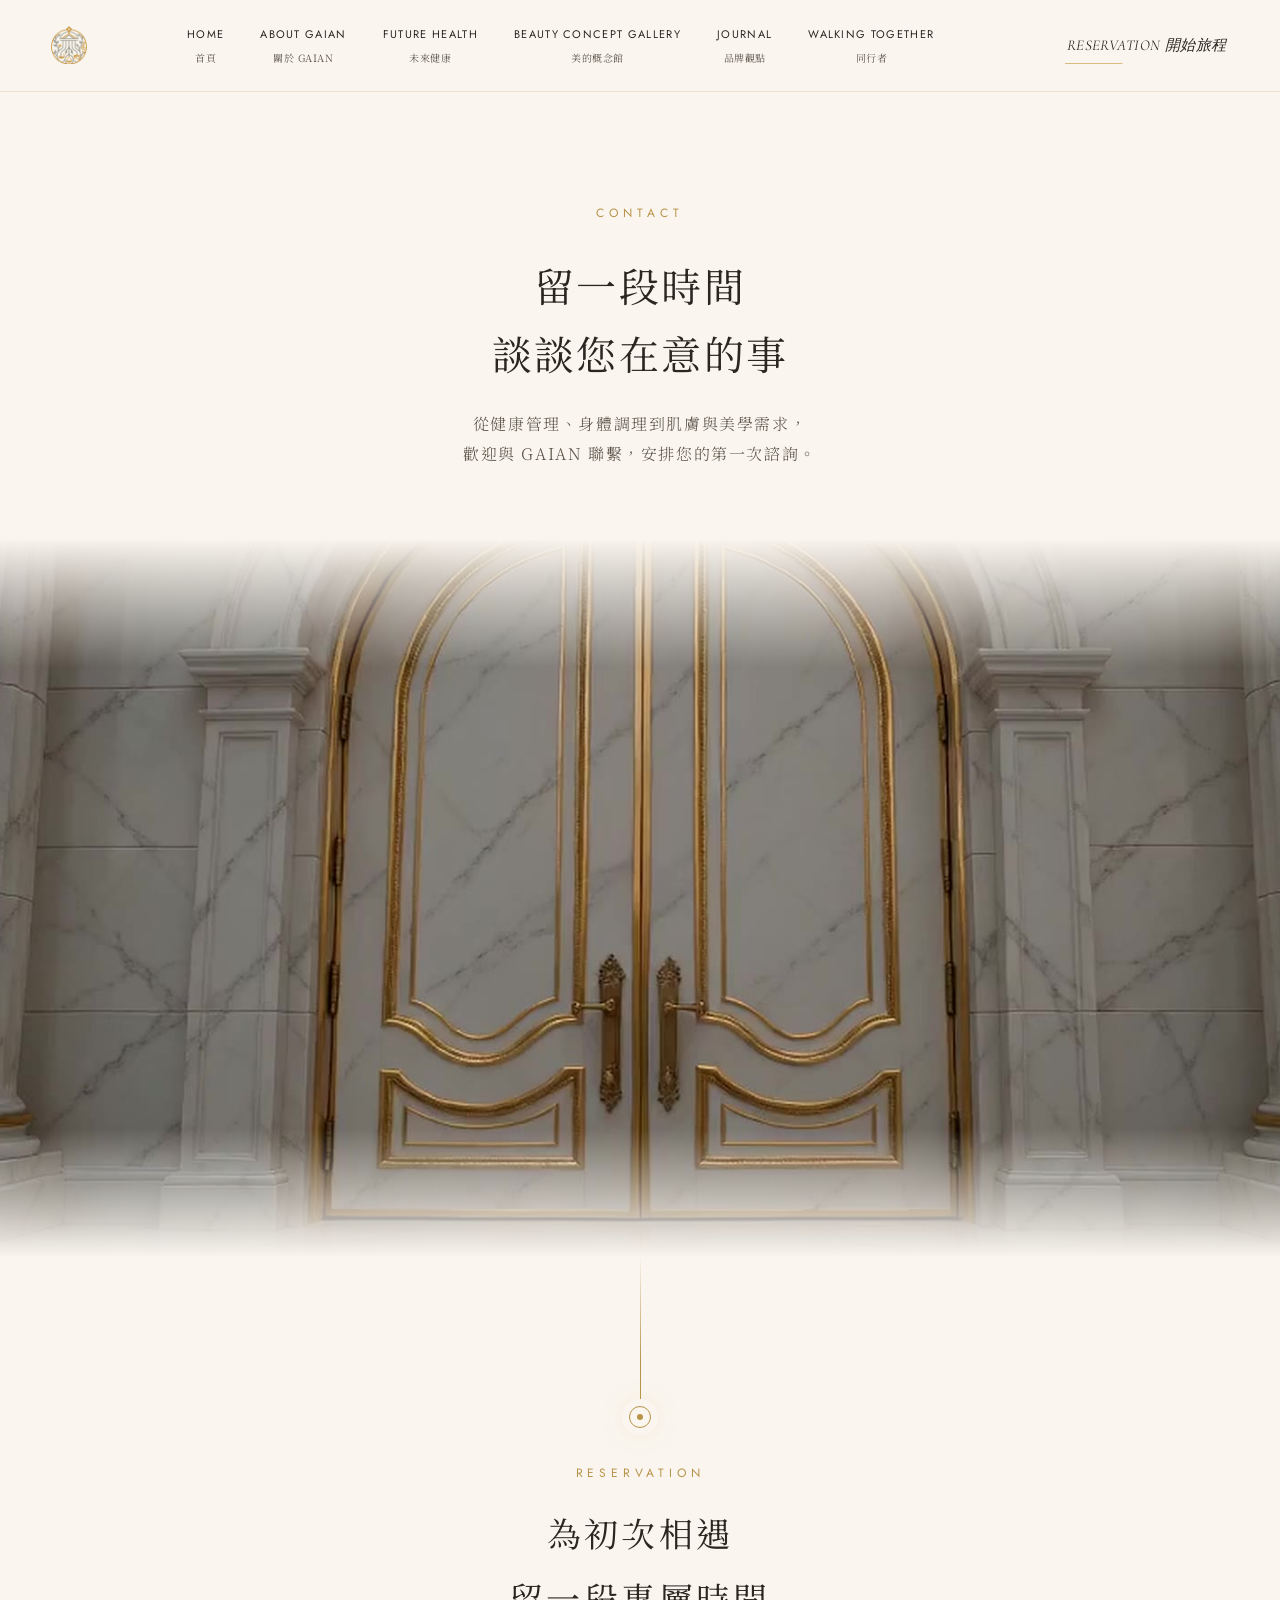
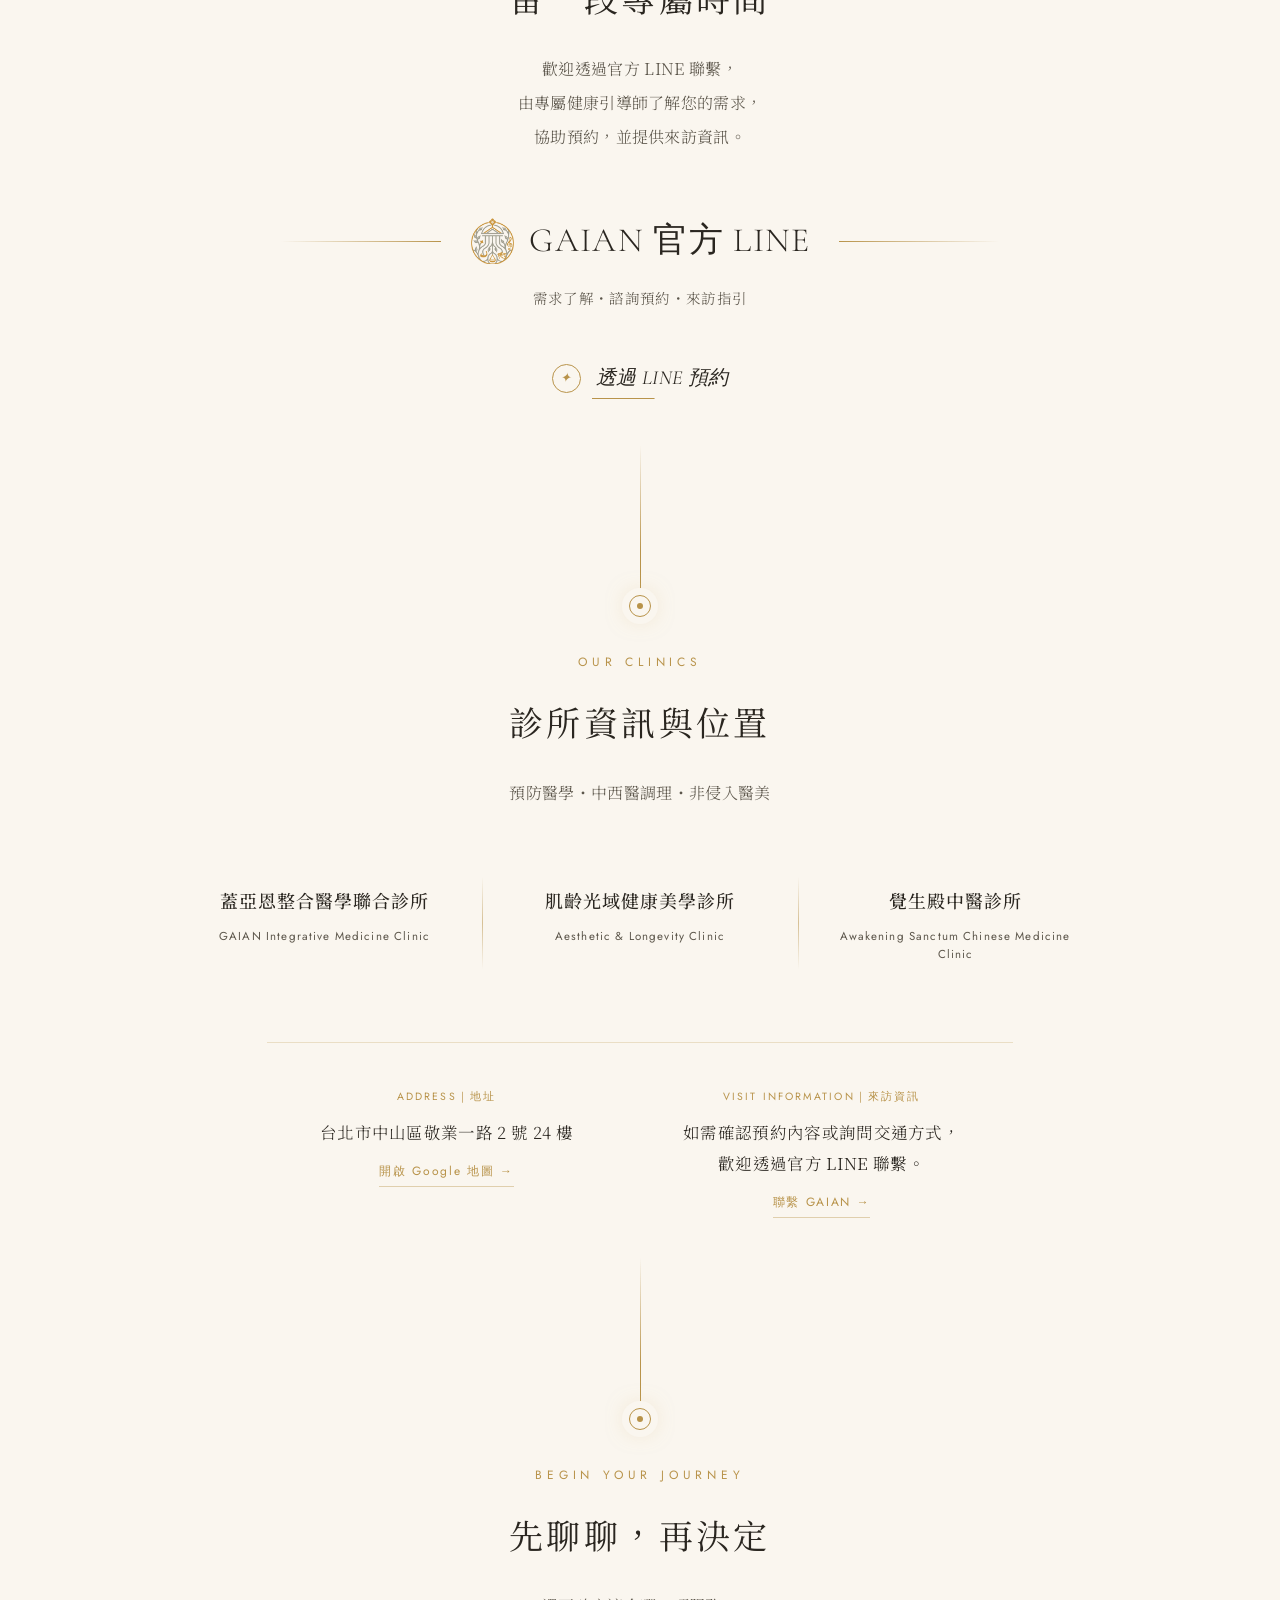
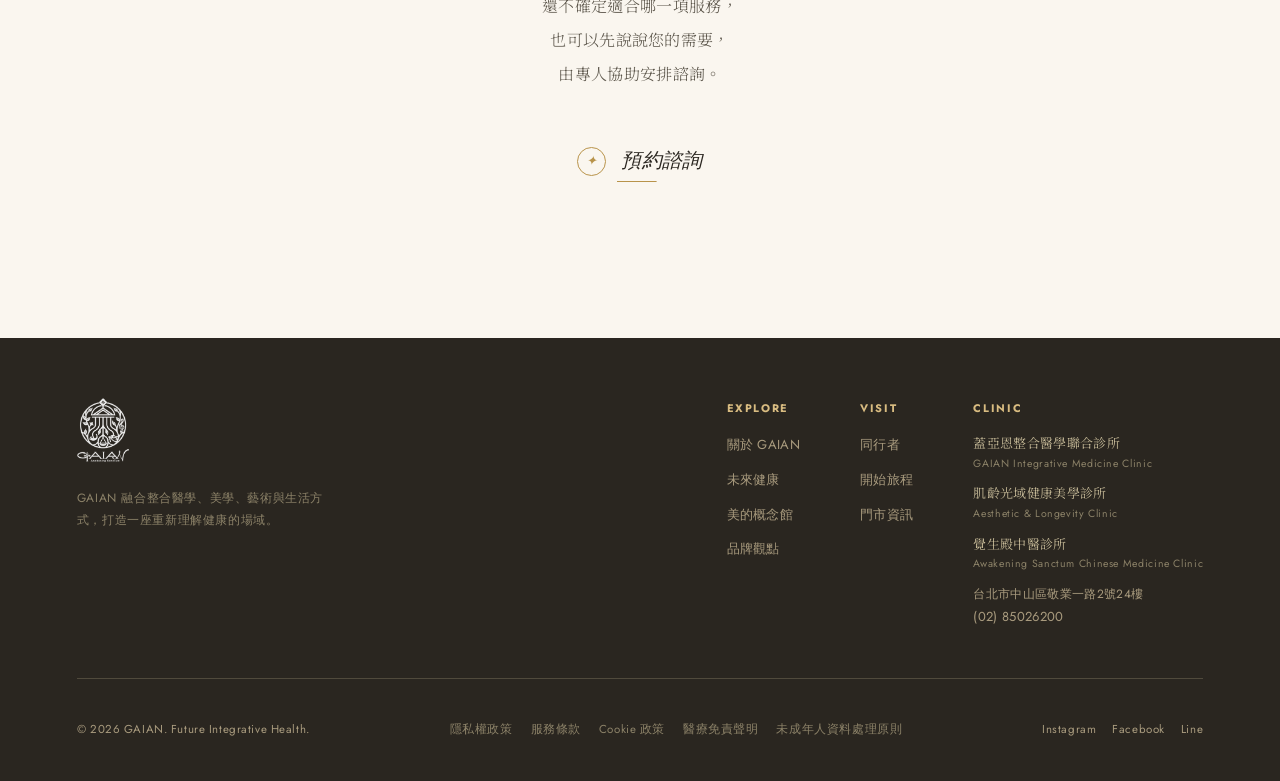
<file: contact.html>
<!DOCTYPE html>
<html lang="zh-Hant">
<head>
<meta charset="UTF-8">
<meta name="viewport" content="width=device-width, initial-scale=1.0">
<title>開始旅程 | GAIAN</title>
<link rel="icon" type="image/png" sizes="32x32" href="images/shared/favicon-32.png">
<link rel="icon" type="image/png" sizes="192x192" href="images/shared/favicon-192.png">
<link rel="apple-touch-icon" sizes="180x180" href="images/shared/apple-touch-icon.png">
<link rel="preconnect" href="https://fonts.googleapis.com">
<link rel="preconnect" href="https://fonts.gstatic.com" crossorigin>
<link href="https://fonts.googleapis.com/css2?family=Cormorant+Garamond:ital,wght@0,300;0,400;0,500;1,400&family=Noto+Serif+TC:wght@300;400;500;600&family=Jost:wght@300;400;500&display=swap" rel="stylesheet">
<link rel="stylesheet" href="css/style.css">
<link rel="stylesheet" href="css/contact.css">
</head>
<body class="page-ct">

<!--
  Status：Review（CLAUDE.md §13 LEVEL 2）
  資料來源：機構名稱／地址／電話 = PROJECT_STATUS.md §05（APPROVED），不得改寫。

  本頁刻意「不放」的東西，每一項都有原因，補之前請先看清楚：
  1. 線上預約表單 — 依 WEBSITE_MEMO.md §01 B-01／B-05，個資蒐集告知與同意勾選尚未產出，
     在那之前架設任何蒐集個資的表單都不合法。目前預約走電話。
  2. 診療時間 — WEBSITE_MEMO.md §01 A-08，[待確認]。
  3. 交通與停車資訊 — A-09，尚未取得正式內容，不自行推測。
  4. LINE 官方帳號 — A-11，素材有 QRCODE 但連結／ID [待確認]，區塊已備好見下方註解。
  5. 官方 Email — A-10，[待確認]。
  依 WEBSITE_MEMO.md §01 F，[待確認] 不得殘留在對外可見文字，因此以上一律不出現在頁面上。
-->

<nav class="nav" id="mainNav" data-active="contact" data-solid="true"></nav>


<!-- 版面（2026-10-18 第三版）：維持上下排列，但與其他分頁區隔：
     ・首圖改為米白底＋置中文字，照片是一條橫幅「展開」的全景窗，不是整幅暗色首圖
     ・區塊之間以金色細線往下垂落、串到下一個節點（進入畫面時畫出）
     ・醫療機構只放文字（沒有各院所的專屬照片，不放示意圖）
     ・結尾「推門入殿」影片：大門開啟、鏡頭推進殿堂，穿過拱門後 GAIAN Logo 淡入浮現
     ・最後以 GAIAN 印記收束 -->
<div class="ct-page">
  <header class="ct-hero">
    <p class="eyebrow en ct-in" style="--d:.2s">Contact</p>
    <h1 class="ct-in" style="--d:.45s">留一段時間<br>談談您在意的事</h1>
    <p class="ct-lead ct-in" style="--d:.75s">從健康管理、身體調理到肌膚與美學需求<span class="d-only">，</span><br class="m-br">歡迎與 GAIAN 聯繫，安排您的第一次諮詢。</p>
    <!-- 2026-10-19：首屏照片換成「推門入殿」影片（原本放在頁尾）：大門開啟、鏡頭推進殿堂，穿過拱門後 GAIAN Logo 淡入浮現（js/contact.js） -->
    <div class="ct-pano ct-film" role="img" aria-label="推開大門，走進 GAIAN">
    <video class="ct-film-video" muted playsinline preload="metadata" poster="images/contact/contact-gate-poster.jpg" aria-hidden="true">
      <source src="images/contact/contact-gate.webm" type="video/webm">
      <source src="images/contact/contact-gate.mp4" type="video/mp4">
    </video>
    <span class="ct-film-bloom" aria-hidden="true"></span>
    <div class="ct-film-logo"><img src="images/shared/logo.png" alt="GAIAN"></div>
    </div>
  </header>

  <section class="ct-sec" id="reserve">
    <span class="ct-node" aria-hidden="true"></span>
    <p class="eyebrow en reveal">Reservation</p>
    <h2 class="reveal">為初次相遇<br>留一段專屬時間</h2>
    <p class="ct-desc reveal">歡迎透過官方 LINE 聯繫，<br class="m-br">由專屬健康引導師了解您的需求<span class="d-only">，</span><br class="m-br">協助預約，並提供來訪資訊。</p>
    <div class="ct-phone reveal">
      <span class="ct-phone-line" aria-hidden="true"></span>
      <a class="ct-number ct-line" href="https://lin.ee/8HQNxA7" target="_blank" rel="noopener"><img class="ct-line-ico" src="images/shared/logo-icon.png" alt="" aria-hidden="true"><span>GAIAN 官方 LINE</span></a>
      <span class="ct-phone-line" aria-hidden="true"></span>
    </div>
    <p class="ct-note reveal">需求了解・諮詢預約・來訪指引</p>
    <div class="reveal"><a class="btn-star primary dark" href="https://lin.ee/8HQNxA7" target="_blank" rel="noopener">透過 LINE 預約<span class="btn-star-underline"></span></a></div>
    <!--
      LINE 官方帳號區塊：待 A-11 取得正式連結後，把下方註解解開並填入 href。
      素材位置：👑Gaia宇宙殿堂/GAIAN官方line QRCODE.zip
    <div class="contact-line">
      <span class="cl-label">LINE 官方帳號</span>
      <a class="cl-value" href="[待填入正式連結]">加入 GAIAN</a>
      <p class="cl-note">日常的健康提醒與預約，都可以在這裡進行。</p>
    </div>
    -->
  </section>

  <!-- 醫療機構識別資訊：PROJECT_STATUS.md §05／§06，Status：APPROVED。
     三個機構為同址同電話。名稱不得簡稱、不得改寫英文譯名。
     TODO｜WEBSITE_MEMO.md §01 A-04：開業執照字號（兩院所各一）為必載事項，取得後補於各機構名稱下方。 -->
  <section class="ct-sec" id="location">
    <span class="ct-node" aria-hidden="true"></span>
    <p class="eyebrow en reveal">Our Clinics</p>
    <h2 class="reveal">診所資訊與位置</h2>
    <p class="ct-desc reveal">預防醫學・中西醫調理・非侵入醫美</p>
    <div class="ct-clinics">
      <div class="reveal"><b>蓋亞恩整合醫學聯合診所</b><span>GAIAN Integrative Medicine Clinic</span></div>
      <div class="reveal reveal-delay-1"><b>肌齡光域健康美學診所</b><span>Aesthetic &amp; Longevity Clinic</span></div>
      <div class="reveal reveal-delay-2"><b>覺生殿中醫診所</b><span>Awakening Sanctum Chinese Medicine Clinic</span></div>
    </div>
    <div class="ct-info reveal">
      <div><span class="ct-label en">Address｜地址</span><p>台北市中山區敬業一路 2 號 24 樓</p><a class="ct-map" href="https://www.google.com/maps/search/?api=1&amp;query=%E5%8F%B0%E5%8C%97%E5%B8%82%E4%B8%AD%E5%B1%B1%E5%8D%80%E6%95%AC%E6%A5%AD%E4%B8%80%E8%B7%AF2%E8%99%9F24%E6%A8%93" target="_blank" rel="noopener">開啟 Google 地圖 →</a></div>
      <div><span class="ct-label en">Visit Information｜來訪資訊</span><p>如需確認預約內容或詢問交通方式，<br>歡迎透過官方 LINE 聯繫。</p><a class="ct-map" href="https://lin.ee/8HQNxA7" target="_blank" rel="noopener">聯繫 GAIAN →</a></div>
      <!-- 診療時間（A-08）與交通路線（A-09）取得後，比照上方補入 -->
    </div>
  </section>

  <section class="ct-sec ct-end">
    <span class="ct-node" aria-hidden="true"></span>
    <p class="eyebrow en reveal">Begin Your Journey</p>
    <h2 class="reveal">先聊聊，再決定</h2>
    <p class="ct-desc reveal">還不確定適合哪一項服務，<br class="m-br">也可以先說說您的需要<span class="d-only">，</span><br class="m-br">由專人協助安排諮詢。</p>
    <div class="reveal ct-end-cta"><a class="btn-star primary dark" href="https://lin.ee/8HQNxA7" target="_blank" rel="noopener">預約諮詢<span class="btn-star-underline"></span></a></div>
  </section>

</div>

<footer>
  <div class="footer-top">
    <div class="logo-row">
      <img src="images/shared/logo.png" alt="GAIAN">
      <p>GAIAN 融合整合醫學、美學、藝術與生活方式，打造一座重新理解健康的場域。</p>
    </div>
    <div class="footer-links">
      <div class="footer-col"><b>Explore</b><a href="about.html">關於 GAIAN</a><a href="future-health.html">未來健康</a><a href="gallery.html">美的概念館</a><a href="journal.html">品牌觀點</a></div>
      <div class="footer-col"><b>Visit</b><a href="walking-together.html">同行者</a><a href="contact.html">開始旅程</a><a href="contact.html#location">門市資訊</a></div>
      <!-- 醫療機構識別資訊
           來源：PROJECT_STATUS.md §05（Status：APPROVED）、§06 Official Naming Rule。
           名稱、地址、電話為正式對外資料，不得改寫、簡稱或自行翻譯。
           TODO｜WEBSITE_MEMO.md §01 A-04：開業執照字號（兩院所各一）為官網必載事項，
           目前 [待確認]。取得後必須補列於本區塊，未補齊前不得 Go-Live。 -->
      <div class="footer-col footer-clinic">
        <b>Clinic</b>
        <p class="clinic-name">蓋亞恩整合醫學聯合診所<span>GAIAN Integrative Medicine Clinic</span></p>
        <p class="clinic-name">肌齡光域健康美學診所<span>Aesthetic &amp; Longevity Clinic</span></p>
        <p class="clinic-name">覺生殿中醫診所<span>Awakening Sanctum Chinese Medicine Clinic</span></p>
        <p class="clinic-meta">台北市中山區敬業一路2號24樓</p>
        <p class="clinic-meta"><a href="tel:+886285026200">(02) 85026200</a></p>
      </div>
    </div>
  </div>
  <div class="footer-bottom">
    <p>&copy; 2026 GAIAN. Future Integrative Health.</p>
    <!-- 法遵頁面連結。四份頁面目前均為「架構草稿」，尚未經法務審閱。
         依 WEBSITE_MEMO.md §01 B，未完成前全站不得 Go-Live。 -->
    <div class="footer-legal">
      <a href="privacy.html">隱私權政策</a>
      <a href="terms.html">服務條款</a>
      <a href="cookie-policy.html">Cookie 政策</a>
      <a href="medical-disclaimer.html">醫療免責聲明</a>
      <a href="minors-policy.html">未成年人資料處理原則</a>
    </div>
    <!-- TODO：社群連結網址 [待確認]；LINE 官方帳號連結見 WEBSITE_MEMO.md §01 A-11 -->
    <div class="footer-social"><a href="#">Instagram</a><a href="#">Facebook</a><a href="#">Line</a></div>
  </div>
</footer>
<script src="js/nav-data.js"></script>
<script src="js/nav.js"></script>
<script src="js/reveal.js"></script>
<script src="js/contact.js"></script>

</body>
</html>
</file>
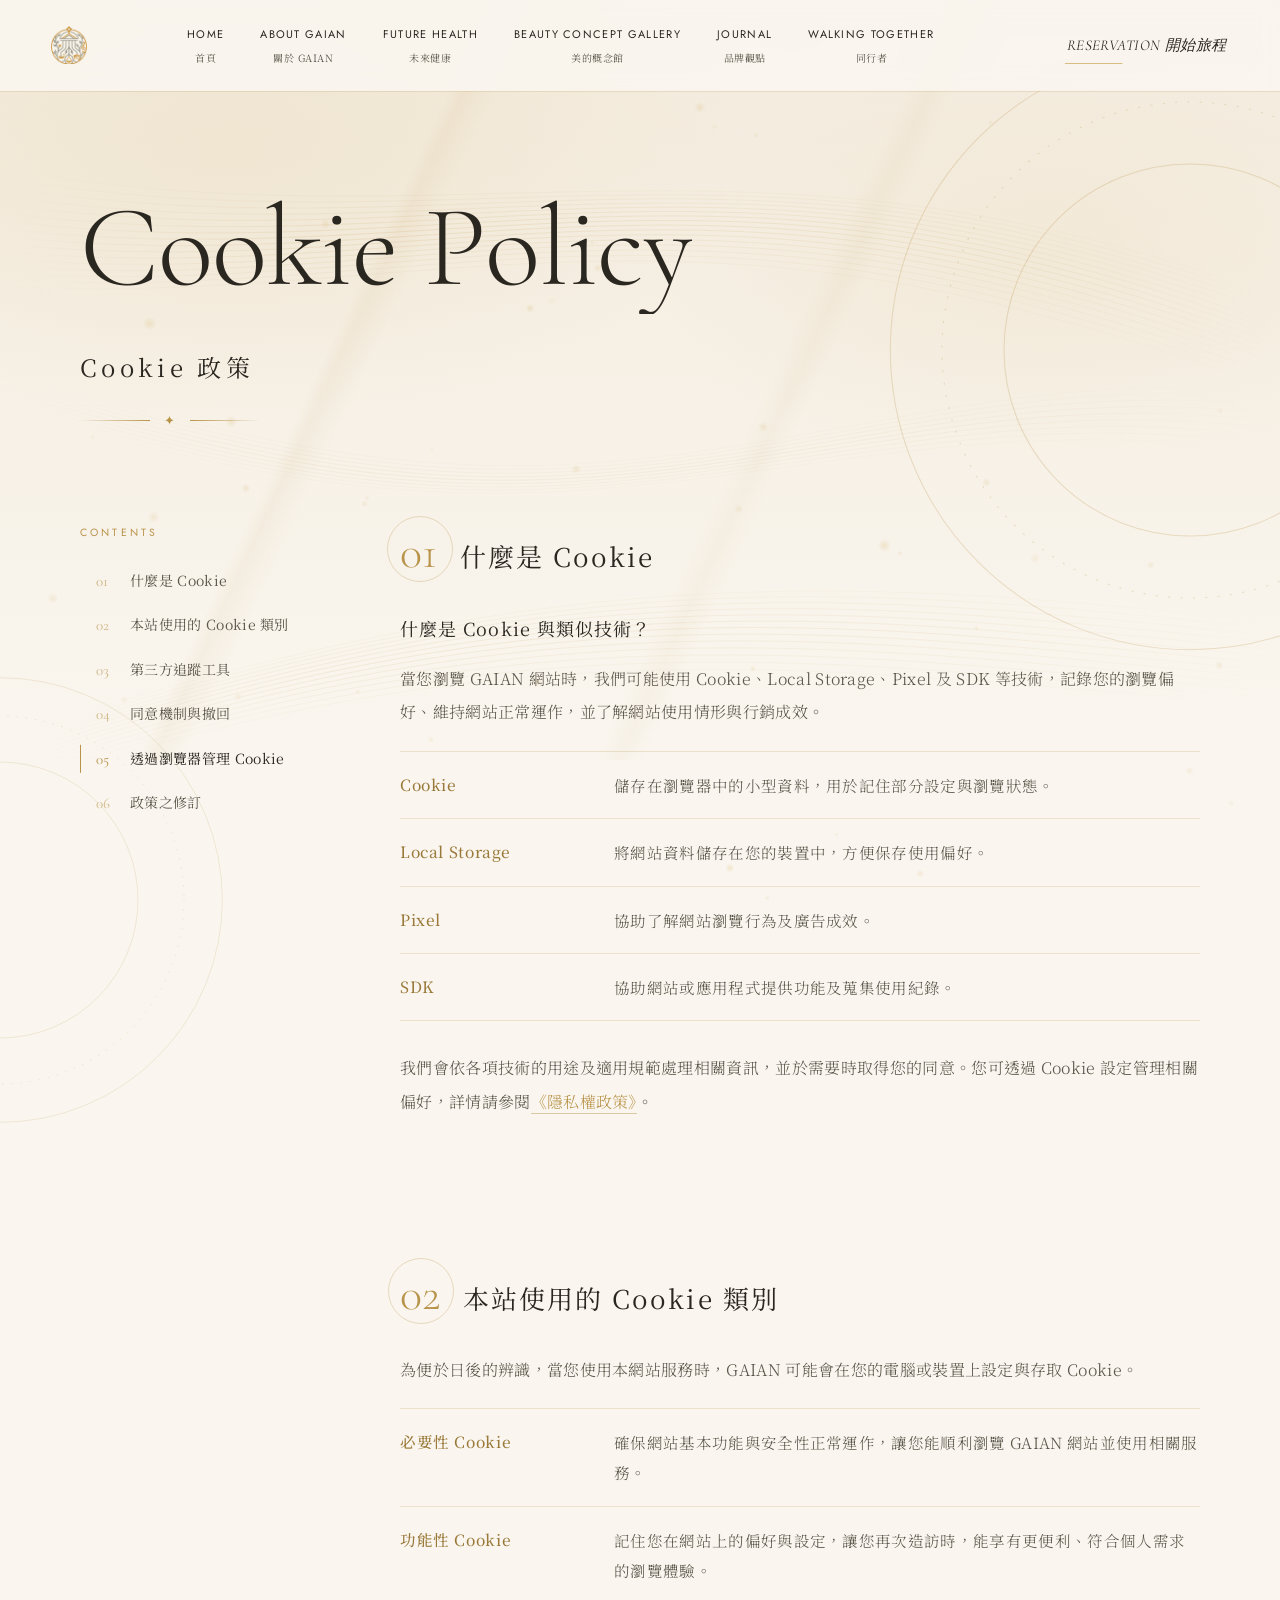
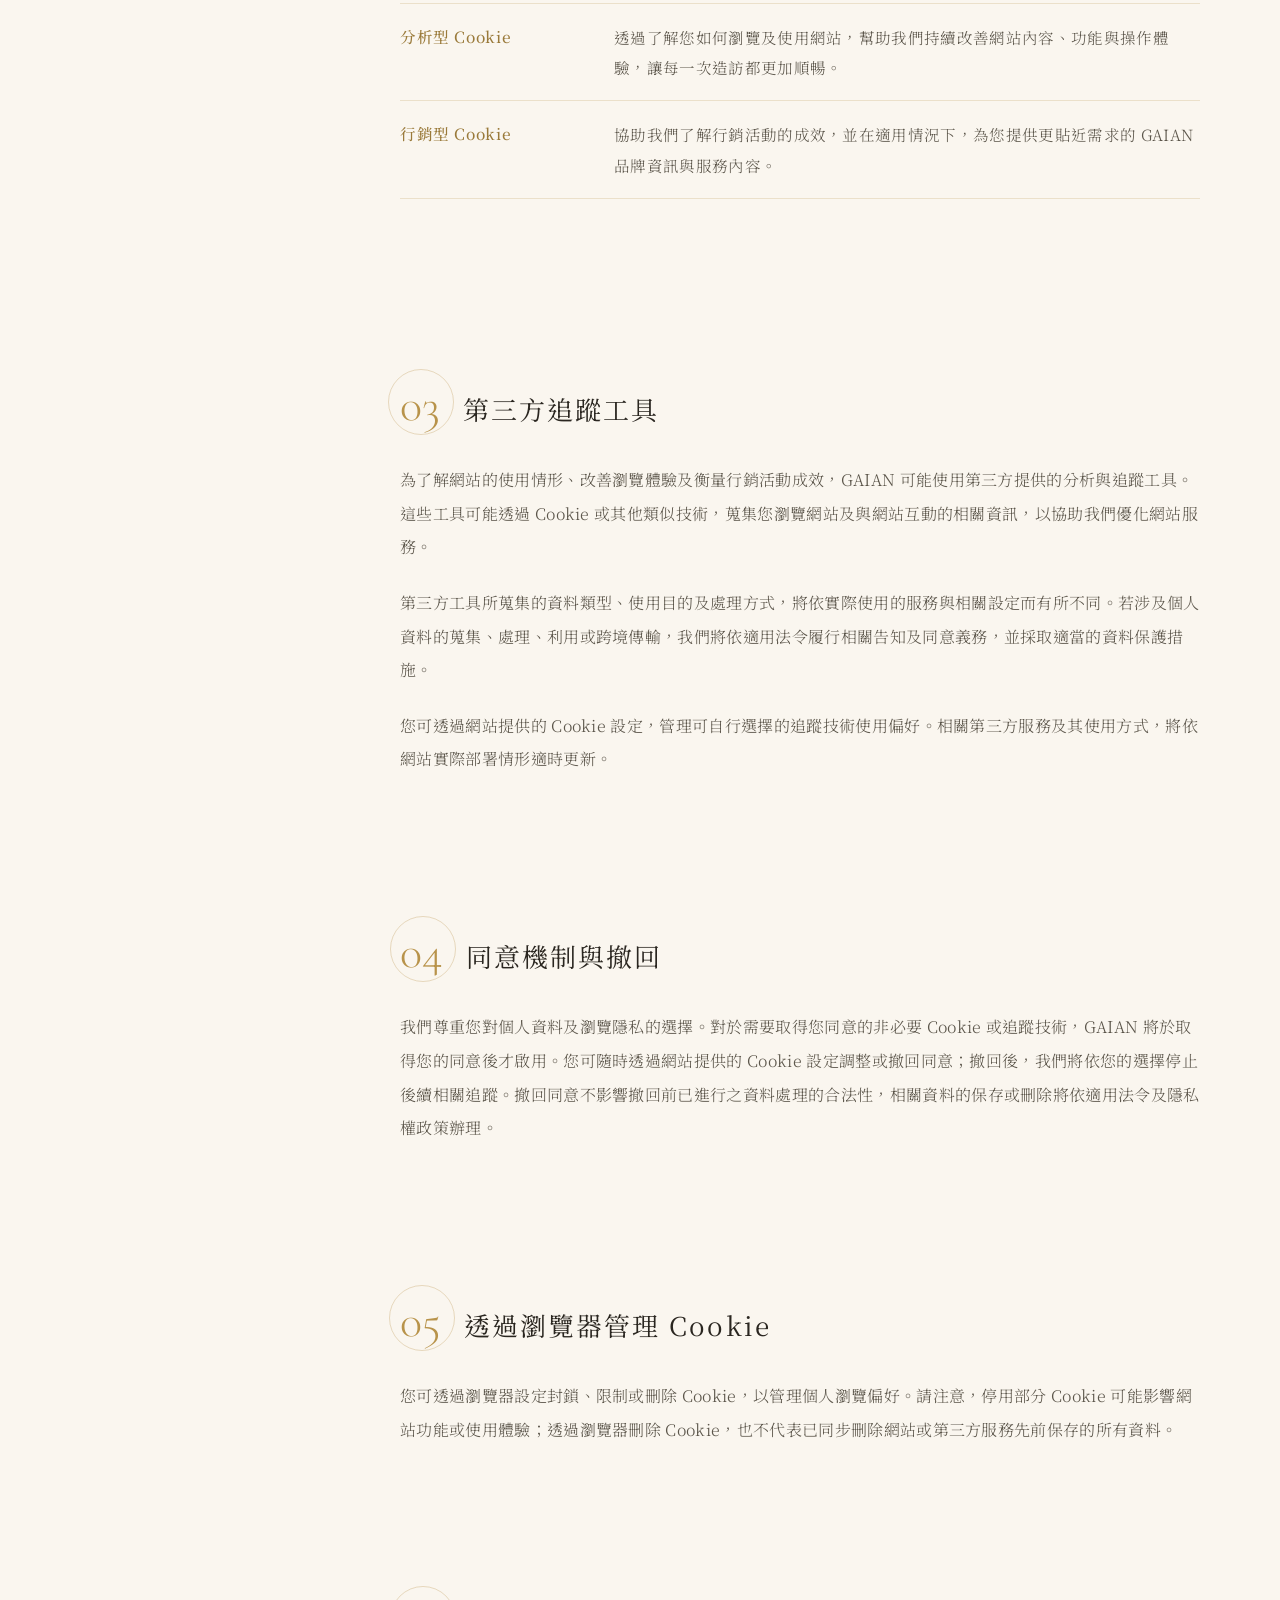
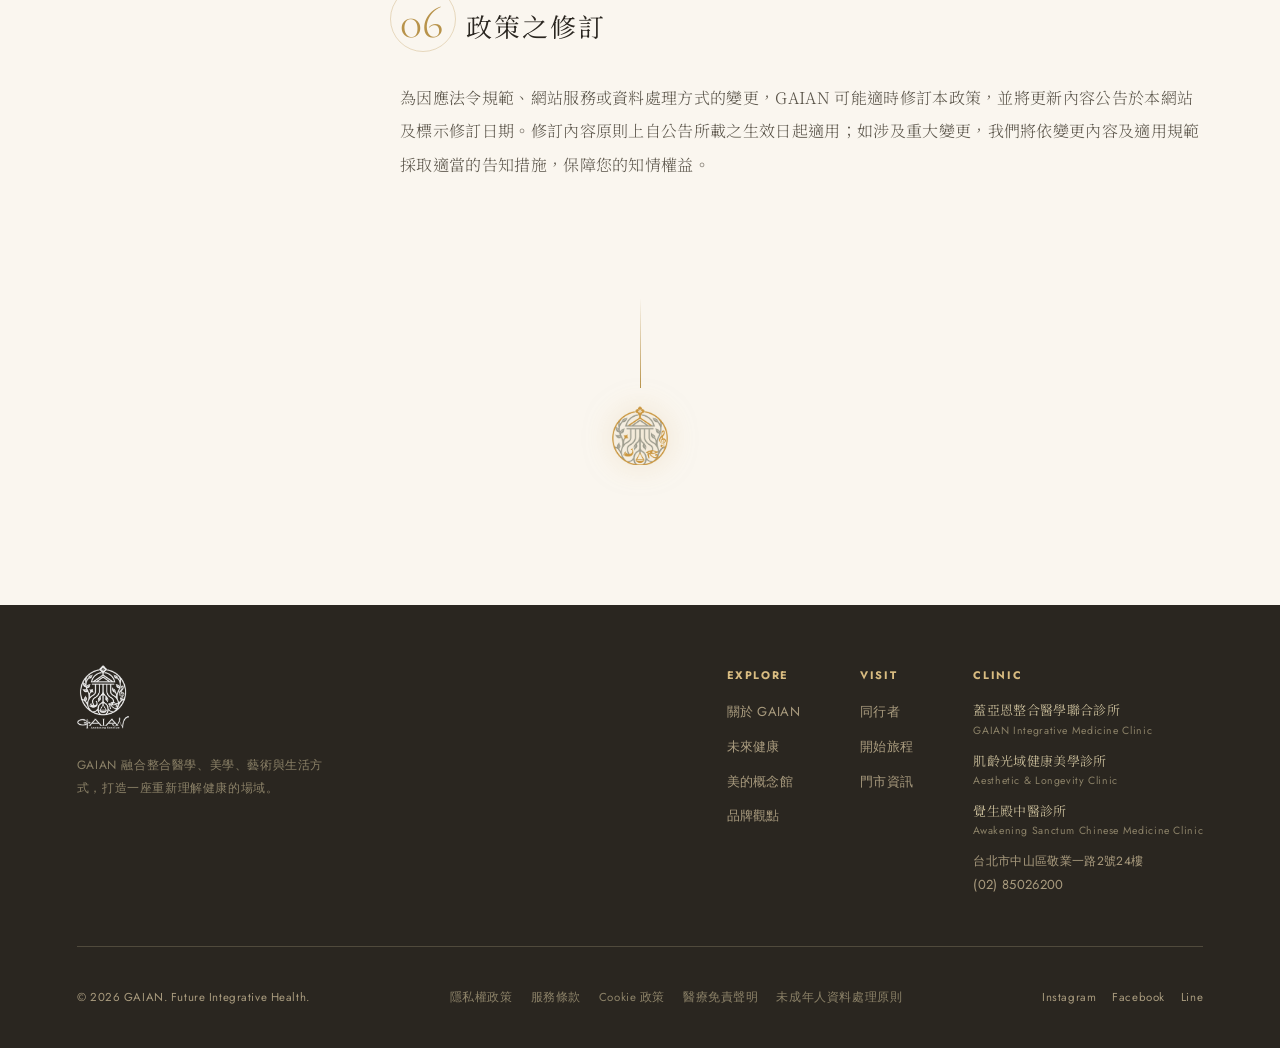
<file: cookie-policy.html>
<!DOCTYPE html>
<html lang="zh-Hant" class="has-aura">
<head>
<meta charset="UTF-8">
<meta name="viewport" content="width=device-width, initial-scale=1.0">
<!-- 草稿階段一律 noindex：這一行在法務定稿並經核准前不得移除。 -->
<meta name="robots" content="noindex,nofollow">
<title>Cookie 政策 | GAIAN</title>
<link rel="icon" type="image/png" sizes="32x32" href="images/shared/favicon-32.png">
<link rel="icon" type="image/png" sizes="192x192" href="images/shared/favicon-192.png">
<link rel="apple-touch-icon" sizes="180x180" href="images/shared/apple-touch-icon.png">
<link rel="preconnect" href="https://fonts.googleapis.com">
<link rel="preconnect" href="https://fonts.gstatic.com" crossorigin>
<link href="https://fonts.googleapis.com/css2?family=Cormorant+Garamond:ital,wght@0,300;0,400;0,500;1,400&family=Noto+Serif+TC:wght@300;400;500;600&family=Jost:wght@300;400;500&display=swap" rel="stylesheet">
<link rel="stylesheet" href="css/style.css">
<link rel="stylesheet" href="css/motion.css">
<link rel="stylesheet" href="css/legal.css">
</head>
<body class="page-legal">

<!--
  Cookie 政策｜條文草稿（2026-10-18 依品牌方提供之文字填入六節內容）
  Status：Draft — 待法務審閱。**不是**可上線版本。
  注意：條文提到「Cookie 設定」，但網站目前尚未建置 Cookie 同意橫幅／設定面板，
  上線前須完成前端實作，否則條文所述機制不存在。

  權限依據：WEBSITE_MEMO.md §01 B「這六項全部屬 LEVEL 3，Claude 不得撰寫最終版本，
  僅可協助整理架構。」因此本頁只有章節骨架與必填欄位清單，沒有任何條文文字。
  任何人都不得把本頁的說明文字當成條款直接上線。

  負責：法務
  2026-10-18：依品牌方要求移除頁面上的草稿提示與 Status 列；noindex 仍保留。
  完成後應執行：移除 noindex、更新 WEBSITE_MEMO.md §01 B 狀態、
  同步更新 PROJECT_STATUS.md §15A。
-->

<nav class="nav" id="mainNav" data-solid="true"></nav>

<!-- 全頁連貫背景：金色絲帶流光＋柔焦光暈（js/aura.js，與其他分頁同一套） -->
<canvas class="gl-aura" aria-hidden="true"></canvas>

<section class="section legal-page lg-page">
  <div class="mo-rings" aria-hidden="true"><svg viewBox="0 0 600 600"><circle cx="300" cy="300" r="290"/><circle cx="300" cy="300" r="240" stroke-dasharray="2 10"/><circle cx="300" cy="300" r="180"/></svg></div>
  <header class="lg-hero">
    <p class="lg-en" aria-hidden="true"><span>Cookie</span> <span>Policy</span></p>
    <h1 class="lg-title">Cookie 政策</h1>
    <span class="lg-orn" aria-hidden="true"><i></i><b>✦</b><i></i></span>
  </header>


  <div class="lg-layout">
    <nav class="lg-toc" aria-label="本頁目錄">
      <p class="lg-toc-k">Contents</p>
      <a href="#sec-1"><span>01</span>什麼是 Cookie</a>
      <a href="#sec-2"><span>02</span>本站使用的 Cookie 類別</a>
      <a href="#sec-3"><span>03</span>第三方追蹤工具</a>
      <a href="#sec-4"><span>04</span>同意機制與撤回</a>
      <a href="#sec-5"><span>05</span>透過瀏覽器管理 Cookie</a>
      <a href="#sec-6"><span>06</span>政策之修訂</a>
    </nav>
    <div class="lg-main">
    <article class="lg-sec" id="sec-1">
      <div class="lg-sec-head"><span class="lg-num">01</span><h2>什麼是 Cookie</h2></div>
      <div class="lg-body">
      <p class="lg-q">什麼是 Cookie 與類似技術？</p>
    <p>當您瀏覽 GAIAN 網站時，我們可能使用 Cookie、Local Storage、Pixel 及 SDK 等技術，記錄您的瀏覽偏好、維持網站正常運作，並了解網站使用情形與行銷成效。</p>
    <dl class="lg-terms">
        <div><dt>Cookie</dt><dd>儲存在瀏覽器中的小型資料，用於記住部分設定與瀏覽狀態。</dd></div>
        <div><dt>Local Storage</dt><dd>將網站資料儲存在您的裝置中，方便保存使用偏好。</dd></div>
        <div><dt>Pixel</dt><dd>協助了解網站瀏覽行為及廣告成效。</dd></div>
        <div><dt>SDK</dt><dd>協助網站或應用程式提供功能及蒐集使用紀錄。</dd></div>
      </dl>
    <p>我們會依各項技術的用途及適用規範處理相關資訊，並於需要時取得您的同意。您可透過 Cookie 設定管理相關偏好，詳情請參閱<a href="privacy.html">《隱私權政策》</a>。</p>
      </div>
    </article>
    <span class="lg-rule" aria-hidden="true"></span>
    <article class="lg-sec" id="sec-2">
      <div class="lg-sec-head"><span class="lg-num">02</span><h2>本站使用的 Cookie 類別</h2></div>
      <div class="lg-body">
      <p>為便於日後的辨識，當您使用本網站服務時，GAIAN 可能會在您的電腦或裝置上設定與存取 Cookie。</p>
    <dl class="lg-terms">
        <div><dt>必要性 Cookie</dt><dd>確保網站基本功能與安全性正常運作，讓您能順利瀏覽 GAIAN 網站並使用相關服務。</dd></div>
        <div><dt>功能性 Cookie</dt><dd>記住您在網站上的偏好與設定，讓您再次造訪時，能享有更便利、符合個人需求的瀏覽體驗。</dd></div>
        <div><dt>分析型 Cookie</dt><dd>透過了解您如何瀏覽及使用網站，幫助我們持續改善網站內容、功能與操作體驗，讓每一次造訪都更加順暢。</dd></div>
        <div><dt>行銷型 Cookie</dt><dd>協助我們了解行銷活動的成效，並在適用情況下，為您提供更貼近需求的 GAIAN 品牌資訊與服務內容。</dd></div>
      </dl>
      </div>
    </article>
    <span class="lg-rule" aria-hidden="true"></span>
    <article class="lg-sec" id="sec-3">
      <div class="lg-sec-head"><span class="lg-num">03</span><h2>第三方追蹤工具</h2></div>
      <div class="lg-body">
      <p>為了解網站的使用情形、改善瀏覽體驗及衡量行銷活動成效，GAIAN 可能使用第三方提供的分析與追蹤工具。這些工具可能透過 Cookie 或其他類似技術，蒐集您瀏覽網站及與網站互動的相關資訊，以協助我們優化網站服務。</p>
    <p>第三方工具所蒐集的資料類型、使用目的及處理方式，將依實際使用的服務與相關設定而有所不同。若涉及個人資料的蒐集、處理、利用或跨境傳輸，我們將依適用法令履行相關告知及同意義務，並採取適當的資料保護措施。</p>
    <p>您可透過網站提供的 Cookie 設定，管理可自行選擇的追蹤技術使用偏好。相關第三方服務及其使用方式，將依網站實際部署情形適時更新。</p>
      </div>
    </article>
    <span class="lg-rule" aria-hidden="true"></span>
    <article class="lg-sec" id="sec-4">
      <div class="lg-sec-head"><span class="lg-num">04</span><h2>同意機制與撤回</h2></div>
      <div class="lg-body">
      <p>我們尊重您對個人資料及瀏覽隱私的選擇。對於需要取得您同意的非必要 Cookie 或追蹤技術，GAIAN 將於取得您的同意後才啟用。您可隨時透過網站提供的 Cookie 設定調整或撤回同意；撤回後，我們將依您的選擇停止後續相關追蹤。撤回同意不影響撤回前已進行之資料處理的合法性，相關資料的保存或刪除將依適用法令及隱私權政策辦理。</p>
      </div>
    </article>
    <span class="lg-rule" aria-hidden="true"></span>
    <article class="lg-sec" id="sec-5">
      <div class="lg-sec-head"><span class="lg-num">05</span><h2>透過瀏覽器管理 Cookie</h2></div>
      <div class="lg-body">
      <p>您可透過瀏覽器設定封鎖、限制或刪除 Cookie，以管理個人瀏覽偏好。請注意，停用部分 Cookie 可能影響網站功能或使用體驗；透過瀏覽器刪除 Cookie，也不代表已同步刪除網站或第三方服務先前保存的所有資料。</p>
      </div>
    </article>
    <span class="lg-rule" aria-hidden="true"></span>
    <article class="lg-sec" id="sec-6">
      <div class="lg-sec-head"><span class="lg-num">06</span><h2>政策之修訂</h2></div>
      <div class="lg-body">
      <p>為因應法令規範、網站服務或資料處理方式的變更，GAIAN 可能適時修訂本政策，並將更新內容公告於本網站及標示修訂日期。修訂內容原則上自公告所載之生效日起適用；如涉及重大變更，我們將依變更內容及適用規範採取適當的告知措施，保障您的知情權益。</p>
      </div>
    </article>
    </div>
  </div>
  <div class="lg-end" aria-hidden="true"><span class="lg-end-line"></span><img src="images/shared/logo-icon.png" alt=""></div>
</section>

<!-- 瀏覽時左下角的點綴：緩慢旋轉的金圈 -->
<div class="lg-float" aria-hidden="true">
  <svg class="lg-float-ring" viewBox="0 0 600 600"><circle cx="300" cy="300" r="290"/><circle cx="300" cy="300" r="240" stroke-dasharray="2 10"/><circle cx="300" cy="300" r="180"/></svg>
</div>

<footer>
  <div class="footer-top">
    <div class="logo-row">
      <img src="images/shared/logo.png" alt="GAIAN">
      <p>GAIAN 融合整合醫學、美學、藝術與生活方式，打造一座重新理解健康的場域。</p>
    </div>
    <div class="footer-links">
      <div class="footer-col"><b>Explore</b><a href="about.html">關於 GAIAN</a><a href="future-health.html">未來健康</a><a href="gallery.html">美的概念館</a><a href="journal.html">品牌觀點</a></div>
      <div class="footer-col"><b>Visit</b><a href="walking-together.html">同行者</a><a href="contact.html">開始旅程</a><a href="contact.html#location">門市資訊</a></div>
      <div class="footer-col footer-clinic">
        <b>Clinic</b>
        <p class="clinic-name">蓋亞恩整合醫學聯合診所<span>GAIAN Integrative Medicine Clinic</span></p>
        <p class="clinic-name">肌齡光域健康美學診所<span>Aesthetic &amp; Longevity Clinic</span></p>
        <p class="clinic-name">覺生殿中醫診所<span>Awakening Sanctum Chinese Medicine Clinic</span></p>
        <p class="clinic-meta">台北市中山區敬業一路2號24樓</p>
        <p class="clinic-meta"><a href="tel:+886285026200">(02) 85026200</a></p>
      </div>
    </div>
  </div>
  <div class="footer-bottom">
    <p>&copy; 2026 GAIAN. Future Integrative Health.</p>
    <div class="footer-legal">
      <a href="privacy.html">隱私權政策</a>
      <a href="terms.html">服務條款</a>
      <a href="cookie-policy.html">Cookie 政策</a>
      <a href="medical-disclaimer.html">醫療免責聲明</a>
      <a href="minors-policy.html">未成年人資料處理原則</a>
    </div>
    <div class="footer-social"><a href="#">Instagram</a><a href="#">Facebook</a><a href="#">Line</a></div>
  </div>
</footer>
<script src="js/nav-data.js"></script>
<script src="js/nav.js"></script>
<script src="js/legal.js"></script>
<script src="js/aura.js"></script>

</body>
</html>
</file>
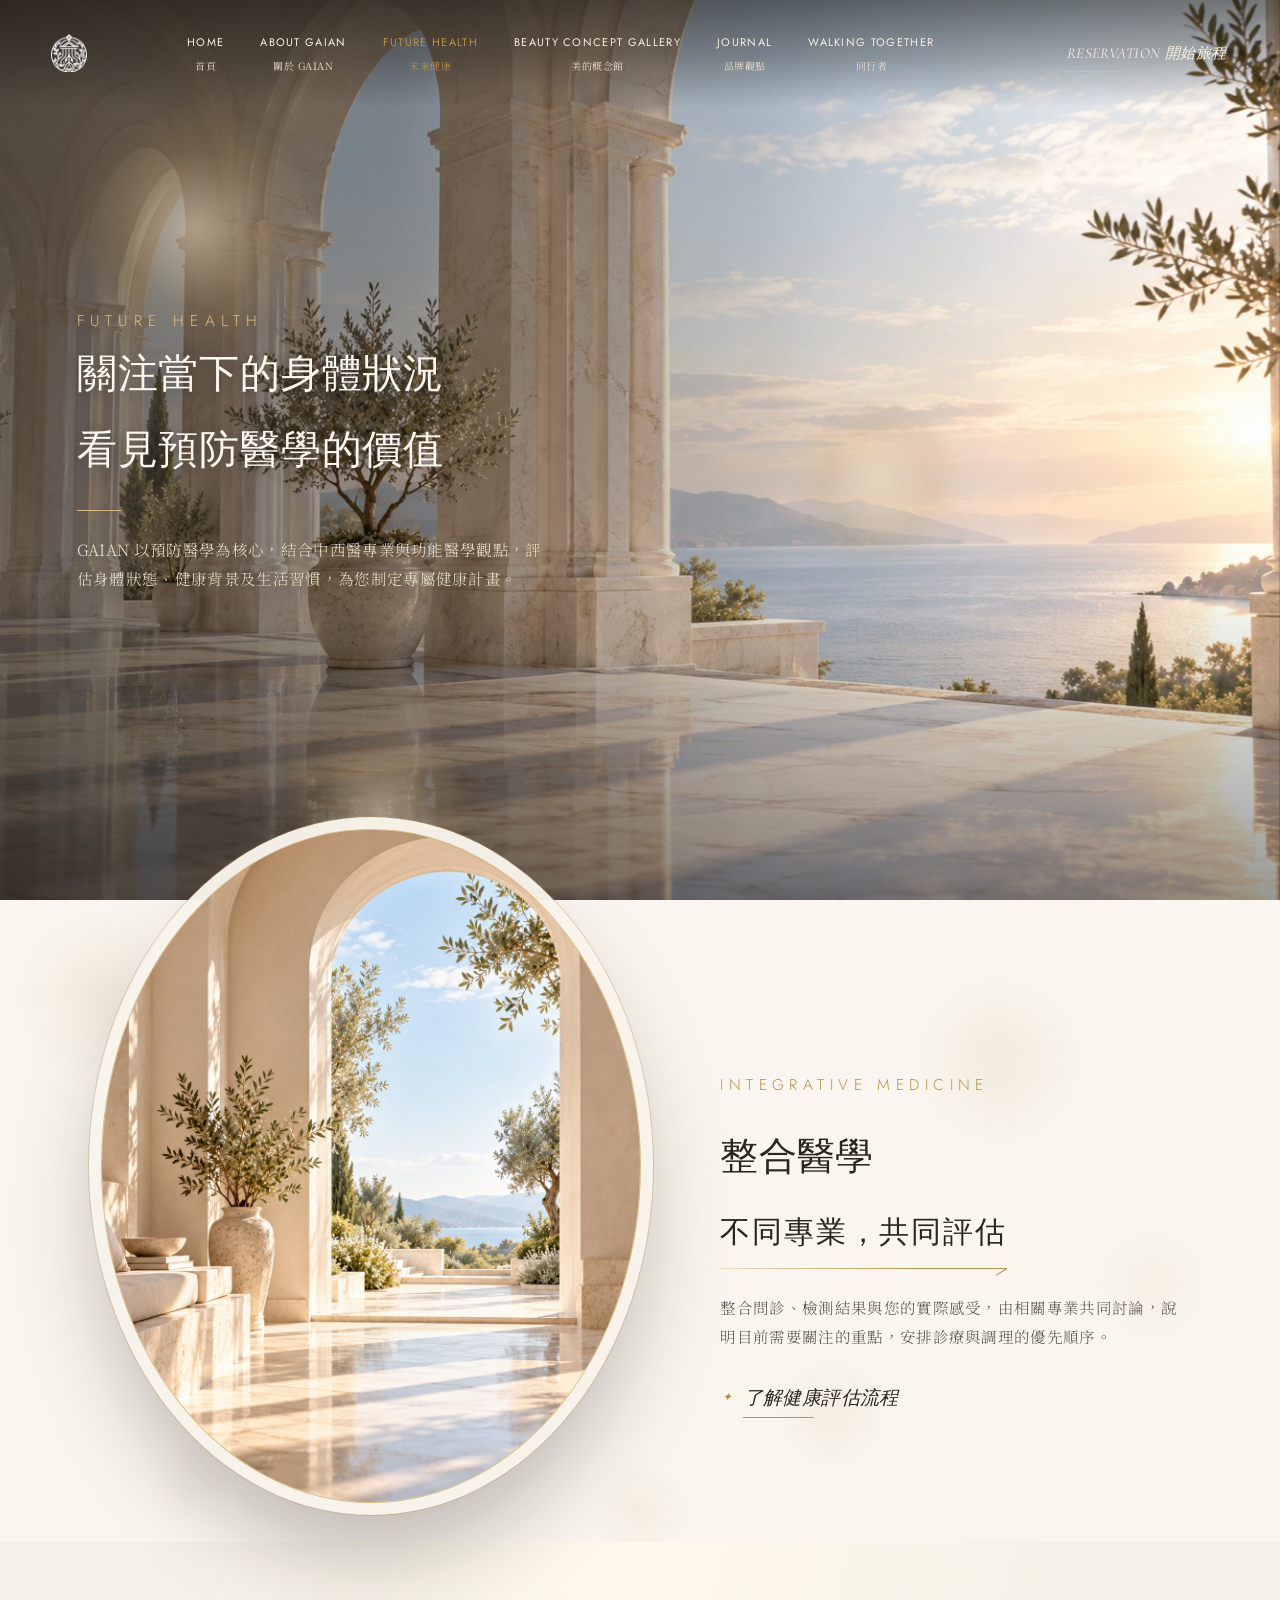
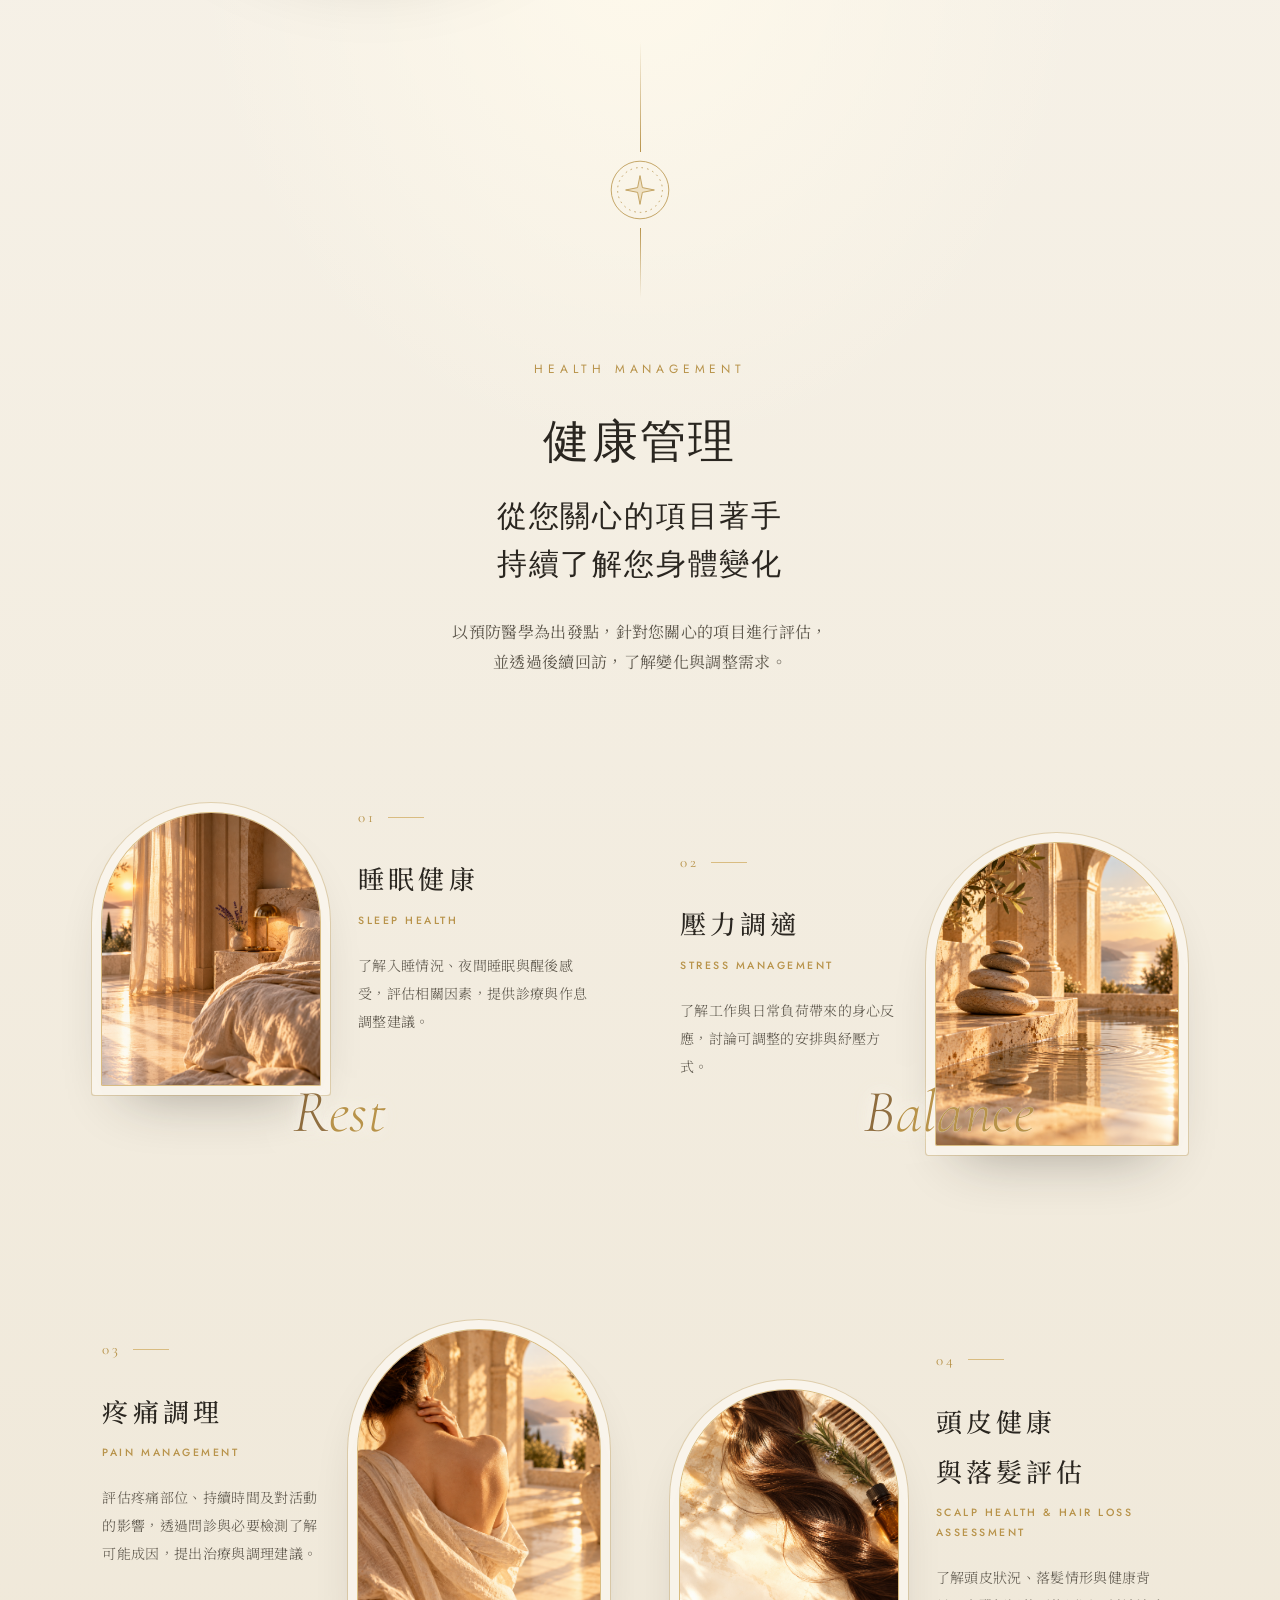
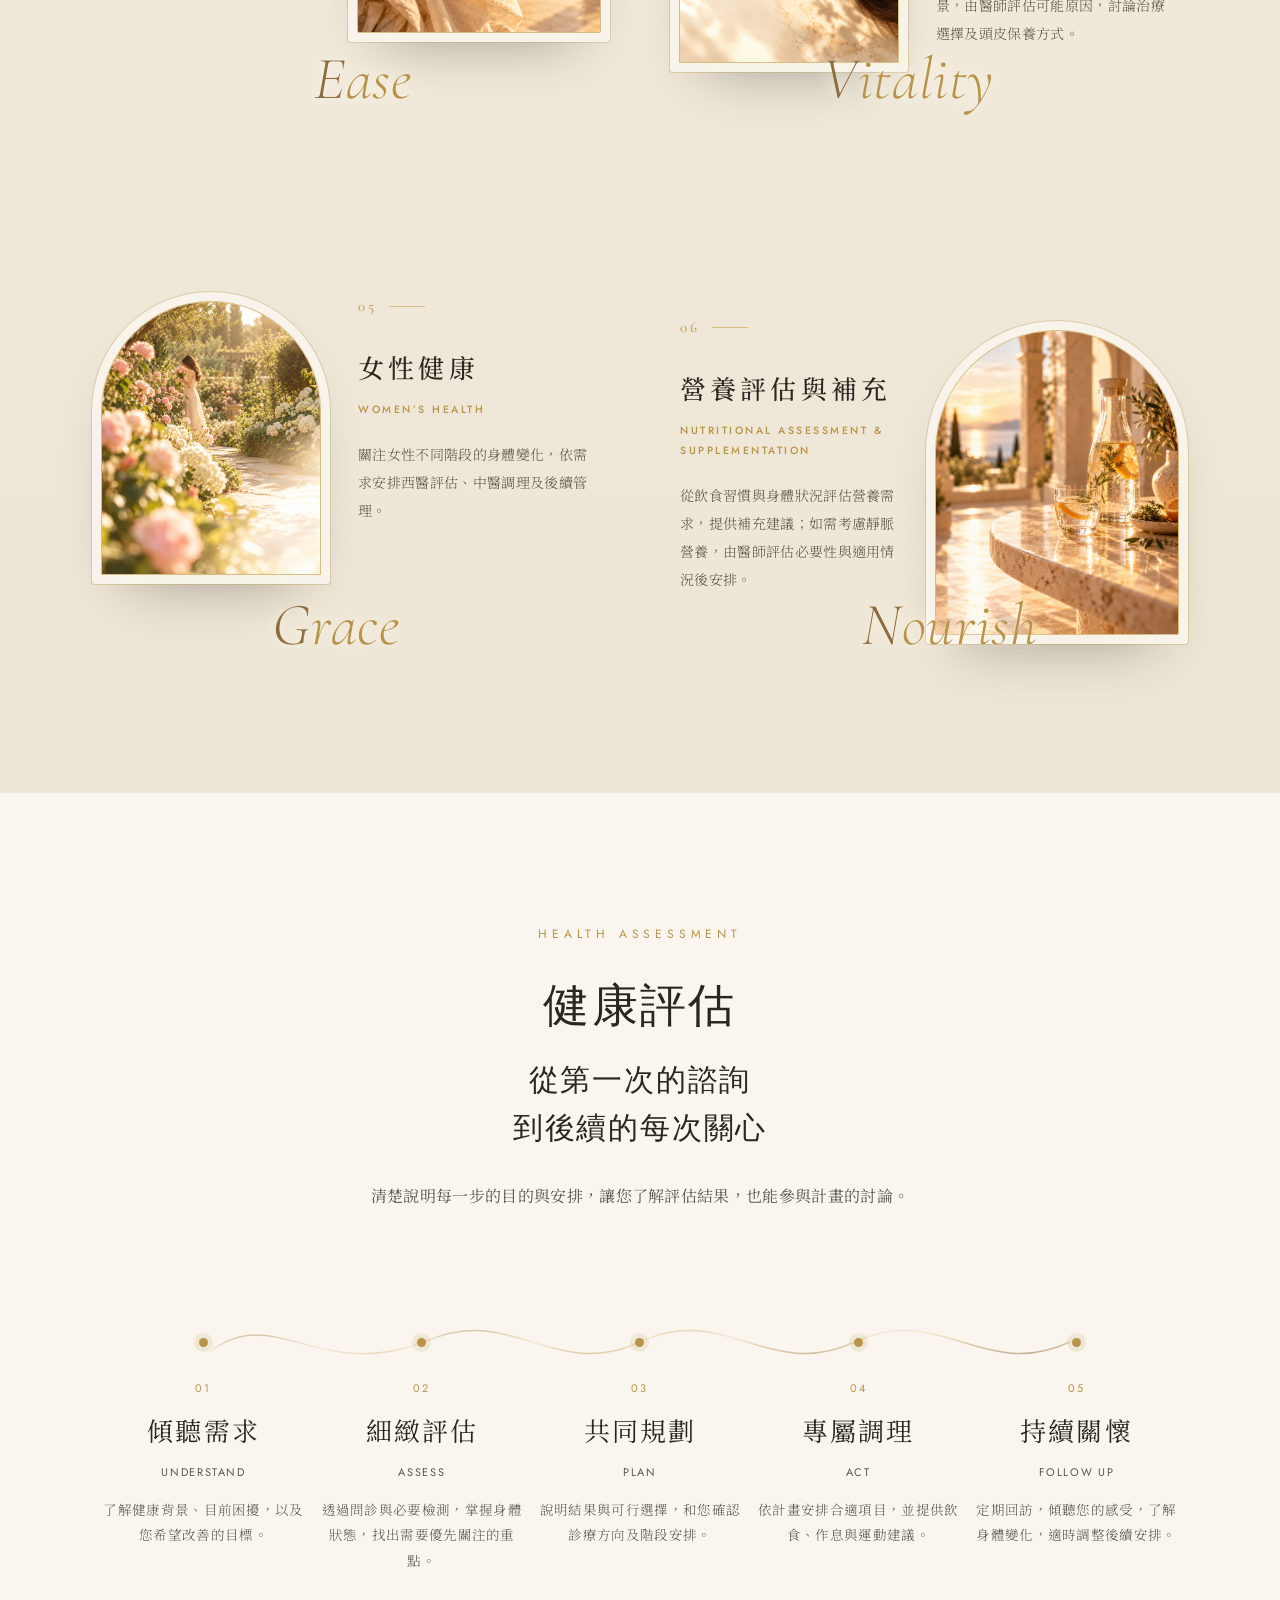
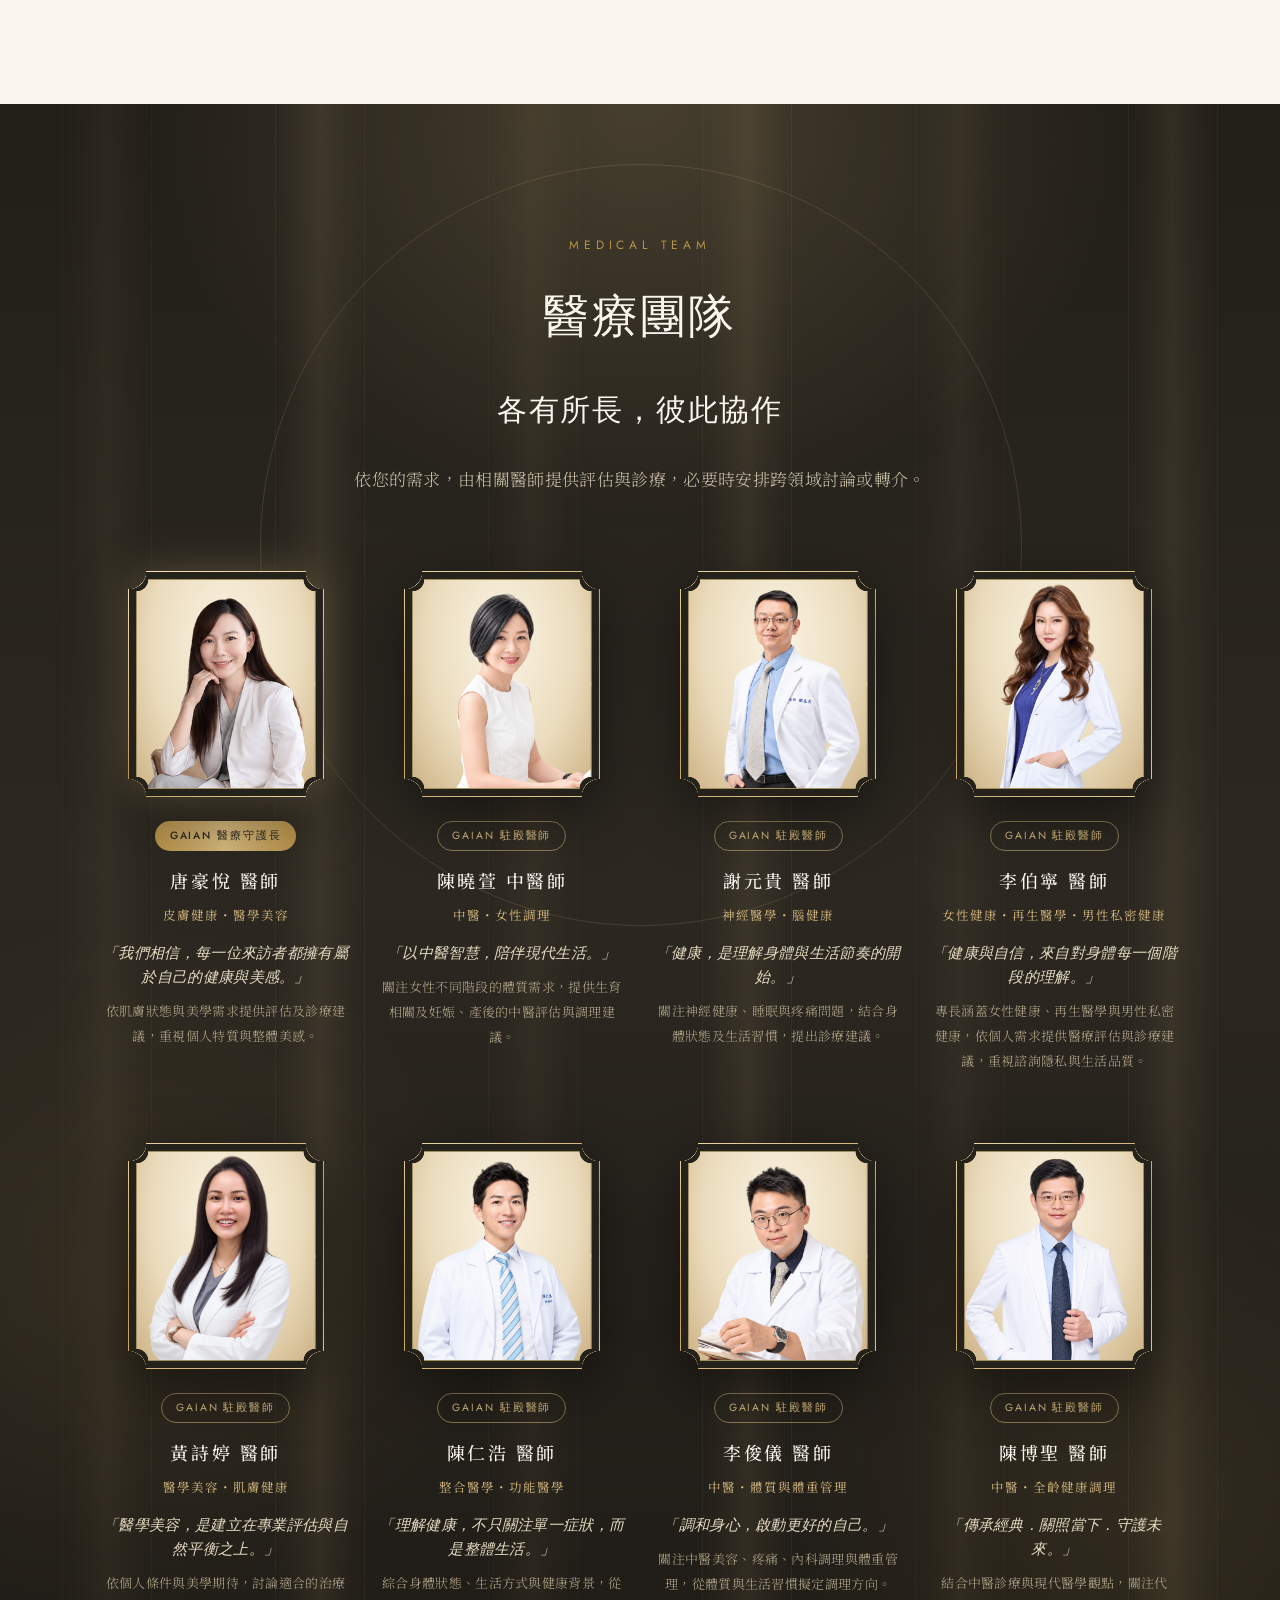
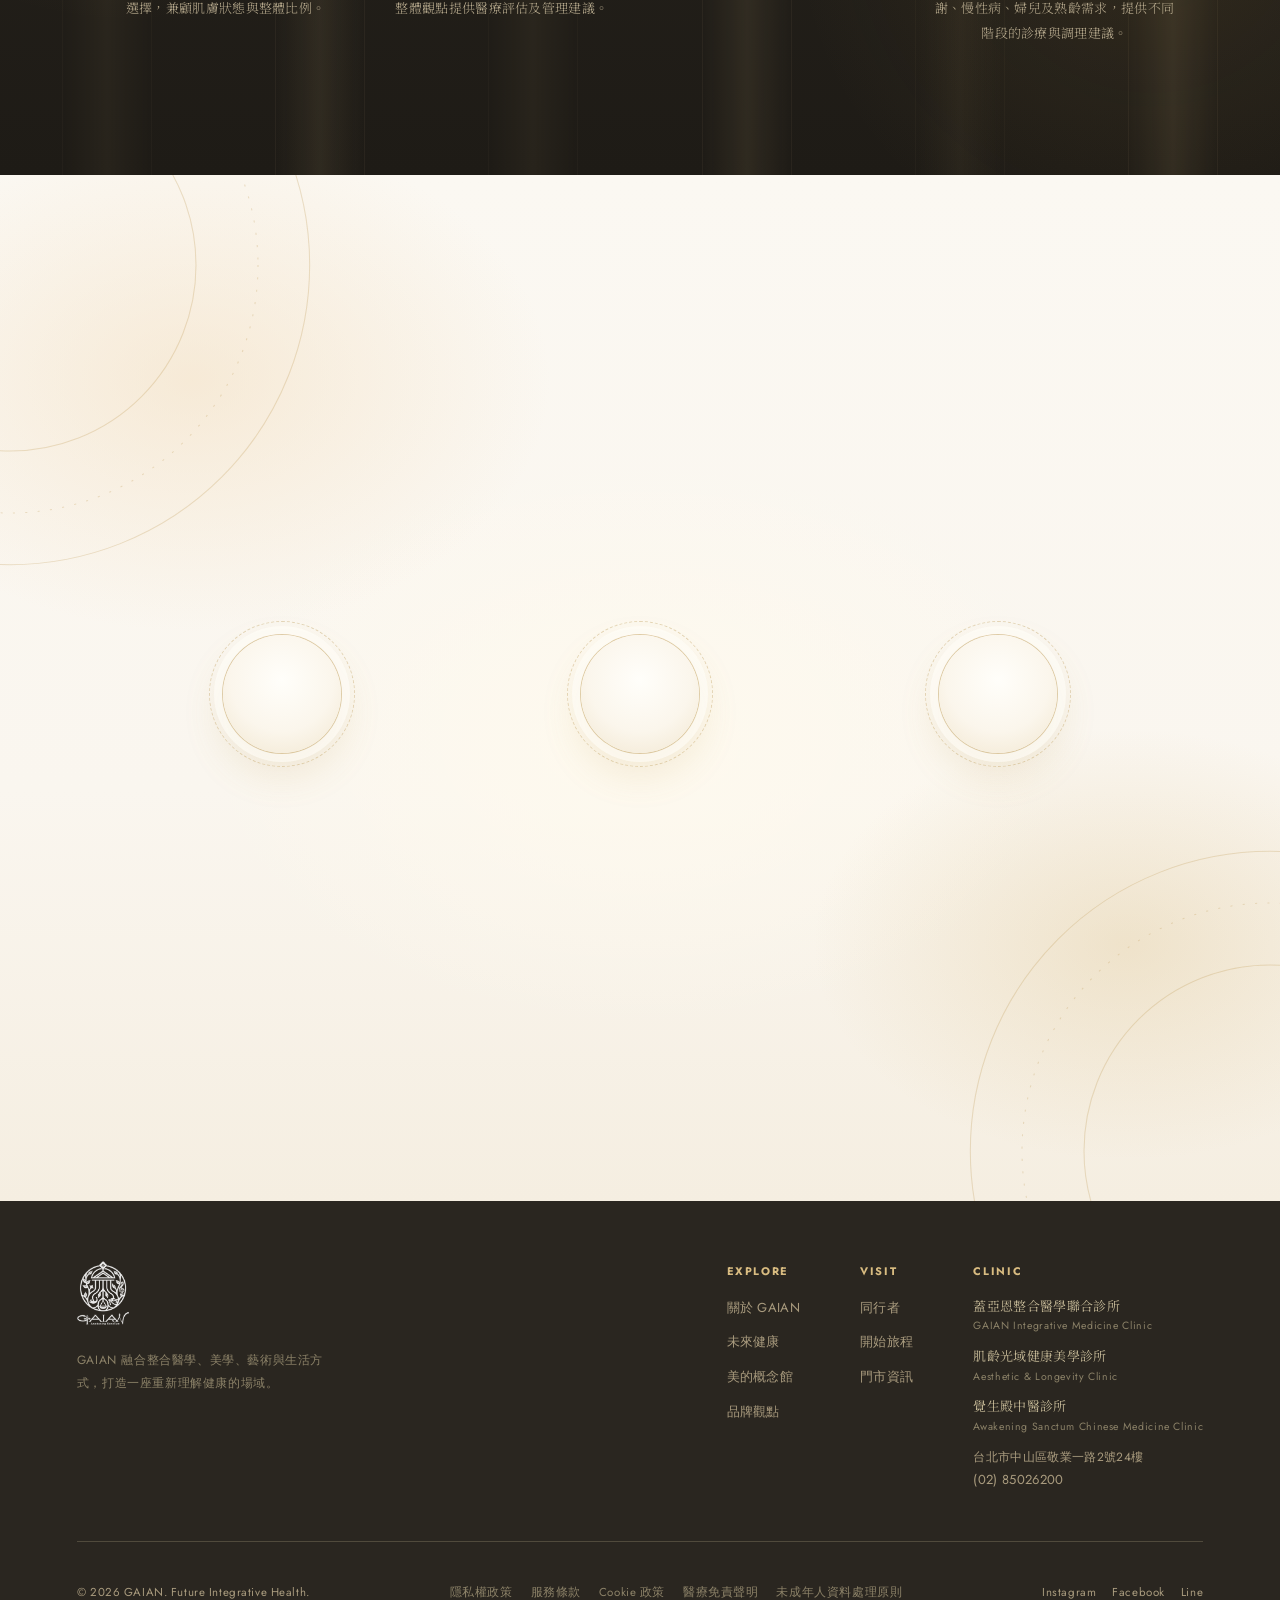
<file: future-health.html>
<!DOCTYPE html>
<html lang="zh-Hant" class="has-aura">
<head>
<meta charset="UTF-8">
<meta name="viewport" content="width=device-width, initial-scale=1.0">
<title>未來健康 | GAIAN</title>
<link rel="icon" type="image/png" sizes="32x32" href="images/shared/favicon-32.png">
<link rel="icon" type="image/png" sizes="192x192" href="images/shared/favicon-192.png">
<link rel="apple-touch-icon" sizes="180x180" href="images/shared/apple-touch-icon.png">
<link rel="preconnect" href="https://fonts.googleapis.com">
<link rel="preconnect" href="https://fonts.gstatic.com" crossorigin>
<link href="https://fonts.googleapis.com/css2?family=Cormorant+Garamond:ital,wght@0,300;0,400;0,500;1,400&family=Noto+Serif+TC:wght@300;400;500;600&family=Jost:wght@300;400;500&display=swap" rel="stylesheet">
<link rel="stylesheet" href="css/style.css">
<link rel="stylesheet" href="css/future-health.css">
<link rel="stylesheet" href="css/motion.css">
<link rel="stylesheet" href="css/site-polish.css">
</head>
<body class="page-fh">

<nav class="nav" id="mainNav" data-active="future-health"></nav>

<!-- 全頁連貫背景：金色絲帶流光＋柔焦金色光暈（js/aura.js，與美的概念館同一套） -->
<canvas class="gl-aura" aria-hidden="true"></canvas>

<!--
  FUTURE HEALTH 頁｜2026-10-17 改版
  - 頁面專屬樣式：css/future-health.css；動畫：js/future-health.js（不影響其他頁）
  - 醫師照片：images/future-health/doctors/，裁切自品牌簡報《Gaina醫師介紹_療程介紹》p.23–30
    （為簡報截圖等級的解析度；取得原始高解析人像後，用同檔名覆蓋即可）
  - 健康評估流程圖：取代原本 journey-steps.png，改為金色曲線節點（參考首頁「健康，是一段持續理解自己的過程」）
  - 健康方案：九個專項改為金色線條插圖，進入畫面時依序「畫出」
  - 所有動畫遵守 prefers-reduced-motion
-->

<!-- ===== HERO ===== -->
<section class="gbeauty-hero fh-hero">
  <!-- 首圖：images/future-health/fh-00-hero.jpg（新圖）；檔案還沒放進來時自動改用原本的 hero-arch.png -->
  <div class="fh-hero-media" aria-hidden="true"><img src="images/future-health/fh-00-hero.jpg" onerror="this.onerror=null;this.src='images/shared/hero-arch.png'" alt=""></div>
  <div class="shimmer-layer" aria-hidden="true">
    <span class="shimmer s1"></span><span class="shimmer s2"></span><span class="shimmer s3"></span>
  </div>
  <div class="gbeauty-hero-inner">
    <p class="eyebrow en fh-rise" style="--d:.2s;">Future Health</p>
    <h1 class="fh-rise" style="--d:.45s;">關注當下的身體狀況<br><span class="fh-nowrap">看見預防醫學的價值</span></h1>
    <span class="fh-hero-rule fh-rise" style="--d:.75s;" aria-hidden="true"></span>
    <p class="fh-rise" style="--d:.95s;">GAIAN 以預防醫學為核心，結合中西醫專業與功能醫學觀點，評估身體狀態、健康背景及生活習慣，為您制定專屬健康計畫。</p>
  </div>
</section>

<!-- ===== 整合醫學 ===== -->
<section class="section texture-bg" id="integrative">
  <div class="about-grid">
    <!-- 整合醫學：images/future-health/fh-01-integrative.jpg（新圖）；檔案還沒放進來時自動改用原本的 about-corridor.png -->
    <div class="about-visual reveal-photo"><img src="images/future-health/fh-01-integrative.jpg" onerror="this.onerror=null;this.src='images/shared/about-corridor.png'" alt="整合醫學"></div>
    <div class="about-text reveal">
      <p class="eyebrow en">Integrative Medicine</p>
      <h2>整合醫學<br><span class="fh-sweep fh-sub" style="--n:9">不同專業，共同評估<i class="fh-arrow" aria-hidden="true"></i></span></h2>
      <p>整合問診、檢測結果與您的實際感受，由相關專業共同討論，說明目前需要關注的重點，安排診療與調理的優先順序。</p>
      <div style="margin-top:20px;"><a class="btn-star dark" href="#assessment">了解健康評估流程<span class="btn-star-underline"></span></a></div>
    </div>
  </div>
</section>

<!-- ===== 健康管理 ===== -->
<section class="section fh-management" id="management">
  <!-- 整合醫學 → 健康管理 的串場：金線由上往下畫出，中間一枚緩慢旋轉的金環，光點沿線流動 -->
  <div class="fh-thread" data-animate aria-hidden="true">
    <span class="fh-thread-line"><i></i></span>
    <span class="fh-thread-orn"><svg viewBox="0 0 80 80"><circle cx="40" cy="40" r="36"/><circle cx="40" cy="40" r="28" stroke-dasharray="2 5"/><path d="M40 22 L43 37 L58 40 L43 43 L40 58 L37 43 L22 40 L37 37 Z"/></svg></span>
    <span class="fh-thread-line fh-thread-line-2"><i></i></span>
  </div>
  <div class="section-head reveal">
    <p class="eyebrow en">Health Management</p>
    <h2>健康管理<br><span class="fh-sub" style="--n:9">從您關心的項目著手<br>持續了解您身體變化</span></h2>
    <p class="tagline">以預防醫學為出發點，<br class="m-br">針對您關心的項目進行評估，<br>並透過後續回訪，了解變化與調整需求。</p>
  </div>
  <!-- 六個專項：雜誌跨頁式圖文。每一則像一張橫式內頁——半邊照片、半邊文字，
       大型英文斜體字壓在照片與文字的交界。左右交錯排列。
       配圖：images/future-health/care/care-01～06（目前為暫代圖，新圖用同檔名覆蓋即可，
       生圖 Prompt 見《未來健康頁_生圖Prompt.txt》）。 -->
  <div class="fh-spreads">
    <article class="fh-spread reveal">
      <figure class="fh-spread-img"><img src="images/future-health/care/care-01-sleep.png" alt="睡眠健康" loading="lazy"></figure>
      <span class="fh-spread-word en" aria-hidden="true">Rest</span>
      <div class="fh-spread-text">
        <span class="fh-spread-no en">01</span>
        <b>睡眠健康</b>
        <span class="fh-card-en en">SLEEP HEALTH</span>
        <p>了解入睡情況、夜間睡眠與醒後感受，評估相關因素，提供診療與作息調整建議。</p>
      </div>
    </article>
    <article class="fh-spread reveal reveal-delay-1">
      <figure class="fh-spread-img"><img src="images/future-health/care/care-02-stress.png" alt="壓力調適" loading="lazy"></figure>
      <span class="fh-spread-word en" aria-hidden="true">Balance</span>
      <div class="fh-spread-text">
        <span class="fh-spread-no en">02</span>
        <b>壓力調適</b>
        <span class="fh-card-en en">STRESS MANAGEMENT</span>
        <p>了解工作與日常負荷帶來的身心反應，討論可調整的安排與紓壓方式。</p>
      </div>
    </article>
    <article class="fh-spread reveal">
      <figure class="fh-spread-img"><img src="images/future-health/care/care-03-pain.png" alt="疼痛調理" loading="lazy"></figure>
      <span class="fh-spread-word en" aria-hidden="true">Ease</span>
      <div class="fh-spread-text">
        <span class="fh-spread-no en">03</span>
        <b>疼痛調理</b>
        <span class="fh-card-en en">PAIN MANAGEMENT</span>
        <p>評估疼痛部位、持續時間及對活動的影響，透過問診與必要檢測了解可能成因，提出治療與調理建議。</p>
      </div>
    </article>
    <article class="fh-spread reveal reveal-delay-1">
      <figure class="fh-spread-img"><img src="images/future-health/care/care-04-hair.png" alt="頭皮健康與落髮評估" loading="lazy"></figure>
      <span class="fh-spread-word en" aria-hidden="true">Vitality</span>
      <div class="fh-spread-text">
        <span class="fh-spread-no en">04</span>
        <b>頭皮健康<br class="d-only">與落髮評估</b>
        <span class="fh-card-en en">SCALP HEALTH &amp; HAIR LOSS ASSESSMENT</span>
        <p>了解頭皮狀況、落髮情形與健康背景，由醫師評估可能原因，討論治療選擇及頭皮保養方式。</p>
      </div>
    </article>
    <article class="fh-spread reveal">
      <figure class="fh-spread-img"><img src="images/future-health/care/care-05-women.png" alt="女性健康" loading="lazy"></figure>
      <span class="fh-spread-word en" aria-hidden="true">Grace</span>
      <div class="fh-spread-text">
        <span class="fh-spread-no en">05</span>
        <b>女性健康</b>
        <span class="fh-card-en en">WOMEN’S HEALTH</span>
        <p>關注女性不同階段的身體變化，依需求安排西醫評估、中醫調理及後續管理。</p>
      </div>
    </article>
    <article class="fh-spread reveal reveal-delay-1">
      <figure class="fh-spread-img"><img src="images/future-health/care/care-06-nutrition.png" alt="營養評估與補充" loading="lazy"></figure>
      <span class="fh-spread-word en" aria-hidden="true">Nourish</span>
      <div class="fh-spread-text">
        <span class="fh-spread-no en">06</span>
        <b>營養評估與補充</b>
        <span class="fh-card-en en">NUTRITIONAL ASSESSMENT &amp; SUPPLEMENTATION</span>
        <p>從飲食習慣與身體狀況評估營養需求，提供補充建議；如需考慮靜脈營養，由醫師評估必要性與適用情況後安排。</p>
      </div>
    </article>
  </div>
</section>

<!-- ===== 健康評估｜金色曲線流程（取代 journey-steps.png） =====
     五個步驟與說明取自原流程圖：理解／評估／規劃／平衡／持續。
     動畫：金線由左至右畫出，五個節點依序亮起，畫完後線條保持緩慢呼吸。 -->
<!-- ===== 健康評估｜參考首頁「健康，是一段持續理解自己的過程」 =====
     白底、一條金色細曲線串起五個節點；進入畫面時曲線由左至右畫出，節點依序浮現。 -->
<section class="section fh-assess" id="assessment">
  <div class="section-head reveal">
    <p class="eyebrow en">Health Assessment</p>
    <h2>健康評估<br><span class="fh-sub" style="--n:8">從第一次的諮詢<br>到後續的每次關心</span></h2>
    <p class="tagline">清楚說明每一步的目的與安排，讓您了解評估結果，也能參與計畫的討論。</p>
  </div>
  <div class="fh-process" data-animate>
    <svg class="fh-process-line" viewBox="0 0 1000 120" preserveAspectRatio="none" aria-hidden="true" focusable="false">
      <defs>
        <linearGradient id="fhPGold" x1="0%" y1="0%" x2="100%" y2="100%">
          <stop offset="0%" stop-color="#9F7A45"/><stop offset="45%" stop-color="#F3DFC1"/>
          <stop offset="70%" stop-color="#C8A56A"/><stop offset="100%" stop-color="#8E6C3D"/>
        </linearGradient>
      </defs>
      <path vector-effect="non-scaling-stroke" fill="none" stroke="url(#fhPGold)"
        d="M 100 70 C 160 20, 200 100, 300 60 C 380 20, 420 100, 500 60 C 580 20, 620 100, 700 60 C 780 20, 820 100, 900 60"/>
    </svg>
    <ol class="fh-pnodes">
      <li class="fh-pnode" style="--i:0;"><span class="fh-pn-index">01</span><b>傾聽需求</b><span class="fh-pn-en">Understand</span><p>了解健康背景、目前困擾，以及您希望改善的目標。</p></li>
      <li class="fh-pnode" style="--i:1;"><span class="fh-pn-index">02</span><b>細緻評估</b><span class="fh-pn-en">Assess</span><p>透過問診與必要檢測，掌握身體狀態，找出需要優先關注的重點。</p></li>
      <li class="fh-pnode" style="--i:2;"><span class="fh-pn-index">03</span><b>共同規劃</b><span class="fh-pn-en">Plan</span><p>說明結果與可行選擇，和您確認診療方向及階段安排。</p></li>
      <li class="fh-pnode" style="--i:3;"><span class="fh-pn-index">04</span><b>專屬調理</b><span class="fh-pn-en">Act</span><p>依計畫安排合適項目，並提供飲食、作息與運動建議。</p></li>
      <li class="fh-pnode" style="--i:4;"><span class="fh-pn-index">05</span><b>持續關懷</b><span class="fh-pn-en">Follow Up</span><p>定期回訪，傾聽您的感受，了解身體變化，適時調整後續安排。</p></li>
    </ol>
  </div>
</section>

<!-- ===== 醫療團隊｜8 位醫師 =====
     順序依品牌簡報 p.23–30：醫療守護長 唐豪悅 → 陳曉萱 中醫師 → 其餘駐殿醫師。
     既有 5 位醫師的「金句」與「專業領域介紹」維持原文不變。
     新增 3 位（陳曉萱、李俊儀、陳博聖）的金句取自簡報標語，介紹依簡報專長整理，
     ⚠️ 上線前請醫療端確認符合醫療廣告規範。 -->
<section class="section team fh-team" id="team">
  <div class="fh-team-bg" aria-hidden="true"><span></span><span></span><span></span><span></span><span></span><span></span></div>
  <div class="section-head reveal">
    <p class="eyebrow en">Medical Team</p>
    <h2>醫療團隊<br><span class="fh-sub" style="--n:9">各有所長，彼此協作</span></h2>
    <p class="lede">依您的需求，由相關醫師提供評估與診療，必要時安排跨領域討論或轉介。</p>
  </div>
  <div class="team-grid fh-team-grid">
    <div class="team-card fh-doc fh-doc-lead reveal">
      <div class="fh-pf-wrap"><div class="fh-pf">
        <div class="fh-pf-in"><div class="fh-pf-photo"><div class="fh-pf-photo-in">
          <img src="images/future-health/doctors/cut/tang.png" alt="唐豪悅 醫師" loading="lazy">
        </div></div></div>
      </div></div>
      <span class="fh-doc-badge">GAIAN 醫療守護長</span>
      <b>唐豪悅 醫師</b><span class="role">皮膚健康・醫學美容</span>
      <p class="team-quote">「我們相信，每一位來訪者都擁有屬於自己的健康與美感。」</p>
      <p class="team-desc">依肌膚狀態與美學需求提供評估及診療建議，重視個人特質與整體美感。</p>
    </div>
    <div class="team-card fh-doc reveal reveal-delay-1">
      <div class="fh-pf-wrap"><div class="fh-pf">
        <div class="fh-pf-in"><div class="fh-pf-photo"><div class="fh-pf-photo-in">
          <img src="images/future-health/doctors/cut/chen-hsiaohsuan.png" alt="陳曉萱 中醫師" loading="lazy">
        </div></div></div>
      </div></div>
      <span class="fh-doc-badge">GAIAN 駐殿醫師</span>
      <b>陳曉萱 中醫師</b><span class="role">中醫・女性調理</span>
      <p class="team-quote">「以中醫智慧，陪伴現代生活。」</p>
      <p class="team-desc">關注女性不同階段的體質需求，提供生育相關及妊娠、產後的中醫評估與調理建議。</p>
    </div>
    <div class="team-card fh-doc reveal reveal-delay-2">
      <div class="fh-pf-wrap"><div class="fh-pf">
        <div class="fh-pf-in"><div class="fh-pf-photo"><div class="fh-pf-photo-in">
          <img src="images/future-health/doctors/cut/hsieh.png" alt="謝元貴 醫師" loading="lazy">
        </div></div></div>
      </div></div>
      <span class="fh-doc-badge">GAIAN 駐殿醫師</span>
      <b>謝元貴 醫師</b><span class="role">神經醫學・腦健康</span>
      <p class="team-quote">「健康，是理解身體與生活節奏的開始。」</p>
      <p class="team-desc">關注神經健康、睡眠與疼痛問題，結合身體狀態及生活習慣，提出診療建議。</p>
    </div>
    <div class="team-card fh-doc reveal reveal-delay-3">
      <div class="fh-pf-wrap"><div class="fh-pf">
        <div class="fh-pf-in"><div class="fh-pf-photo"><div class="fh-pf-photo-in">
          <img src="images/future-health/doctors/cut/li-boning.png" alt="李伯寧 醫師" loading="lazy">
        </div></div></div>
      </div></div>
      <span class="fh-doc-badge">GAIAN 駐殿醫師</span>
      <b>李伯寧 醫師</b><span class="role">女性健康・再生醫學・男性私密健康</span>
      <p class="team-quote">「健康與自信，來自對身體每一個階段的理解。」</p>
      <p class="team-desc">專長涵蓋女性健康、再生醫學與男性私密健康，依個人需求提供醫療評估與診療建議，重視諮詢隱私與生活品質。</p>
    </div>
    <div class="team-card fh-doc reveal">
      <div class="fh-pf-wrap"><div class="fh-pf">
        <div class="fh-pf-in"><div class="fh-pf-photo"><div class="fh-pf-photo-in">
          <img src="images/future-health/doctors/cut/huang-shihting.png" alt="黃詩婷 醫師" loading="lazy">
        </div></div></div>
      </div></div>
      <span class="fh-doc-badge">GAIAN 駐殿醫師</span>
      <b>黃詩婷 醫師</b><span class="role">醫學美容・肌膚健康</span>
      <p class="team-quote">「醫學美容，是建立在專業評估與自然平衡之上。」</p>
      <p class="team-desc">依個人條件與美學期待，討論適合的治療選擇，兼顧肌膚狀態與整體比例。</p>
    </div>
    <div class="team-card fh-doc reveal reveal-delay-1">
      <div class="fh-pf-wrap"><div class="fh-pf">
        <div class="fh-pf-in"><div class="fh-pf-photo"><div class="fh-pf-photo-in">
          <img src="images/future-health/doctors/cut/chen-jenhao.png" alt="陳仁浩 醫師" loading="lazy">
        </div></div></div>
      </div></div>
      <span class="fh-doc-badge">GAIAN 駐殿醫師</span>
      <b>陳仁浩 醫師</b><span class="role">整合醫學・功能醫學</span>
      <p class="team-quote">「理解健康，不只關注單一症狀，而是整體生活。」</p>
      <p class="team-desc">綜合身體狀態、生活方式與健康背景，從整體觀點提供醫療評估及管理建議。</p>
    </div>
    <div class="team-card fh-doc reveal reveal-delay-2">
      <div class="fh-pf-wrap"><div class="fh-pf">
        <div class="fh-pf-in"><div class="fh-pf-photo"><div class="fh-pf-photo-in">
          <img src="images/future-health/doctors/cut/li-junyi.png" alt="李俊儀 醫師" loading="lazy">
        </div></div></div>
      </div></div>
      <span class="fh-doc-badge">GAIAN 駐殿醫師</span>
      <b>李俊儀 醫師</b><span class="role">中醫・體質與體重管理</span>
      <p class="team-quote">「調和身心，啟動更好的自己。」</p>
      <p class="team-desc">關注中醫美容、疼痛、內科調理與體重管理，從體質與生活習慣擬定調理方向。</p>
    </div>
    <div class="team-card fh-doc reveal reveal-delay-3">
      <div class="fh-pf-wrap"><div class="fh-pf">
        <div class="fh-pf-in"><div class="fh-pf-photo"><div class="fh-pf-photo-in">
          <img src="images/future-health/doctors/cut/chen-bosheng.png" alt="陳博聖 醫師" loading="lazy">
        </div></div></div>
      </div></div>
      <span class="fh-doc-badge">GAIAN 駐殿醫師</span>
      <b>陳博聖 醫師</b><span class="role">中醫・全齡健康調理</span>
      <p class="team-quote">「傳承經典．關照當下．守護未來。」</p>
      <p class="team-desc">結合中醫診療與現代醫學觀點，關注代謝、慢性病、婦兒及熟齡需求，提供不同階段的診療與調理建議。</p>
    </div>
    <!-- 黃柏仁 醫師：未出現在簡報 p.23–30 的 8 位醫師名單，先隱藏（未刪除）。確認仍在團隊中，移除這段註解符號即可恢復。
    <div class="team-card fh-doc reveal">
      <div class="team-photo fh-doc-photo"><span>黃柏仁</span></div>
      <span class="fh-doc-badge">GAIAN 駐殿醫師</span>
      <b>黃柏仁 醫師</b><span class="role">男性健康｜泌尿醫學</span>
      <p class="team-quote">「每一個人生階段，都值得擁有良好的健康品質。」</p>
      <p class="team-desc">專注於男性健康、泌尿醫學及疼痛照護等領域，提供醫療評估與個人化診療規劃。</p>
    </div>
    -->
  </div>
</section>

<!-- ===== 健康方案｜九個專項的金色線條插圖 =====
     調性：溫暖、柔和的女性關懷——暖白底、兩組金線圓環緩慢旋轉、圖示依序「畫出」後輕輕浮動。 -->
<section class="section fh-programs" id="programs">
  <div class="mo-rings" aria-hidden="true"><svg viewBox="0 0 600 600"><circle cx="300" cy="300" r="290"/><circle cx="300" cy="300" r="240" stroke-dasharray="2 10"/><circle cx="300" cy="300" r="180"/></svg><svg viewBox="0 0 600 600"><circle cx="300" cy="300" r="290"/><circle cx="300" cy="300" r="240" stroke-dasharray="2 10"/><circle cx="300" cy="300" r="180"/></svg></div>
  <div class="section-head reveal">
    <p class="eyebrow en">Personalized Health Plan</p>
    <h2>將需要關注的事<br><span class="fh-sub" style="--n:10">整理成一份清楚的計畫</span></h2>
    <p class="tagline">依醫師評估，整合不同專業與服務項目，讓各項安排有所銜接。</p>
  </div>
  <ul class="fh-prog fh-plan" data-animate>
    <li style="--i:0;"><span class="fh-prog-icon"><svg viewBox="0 0 64 64" aria-hidden="true">
      <path pathLength="1" d="M20 10 V26 A12 12 0 0 0 44 26 V10"/>
      <path pathLength="1" d="M32 38 V44 A8 8 0 0 0 48 44 V40"/>
      <circle pathLength="1" cx="48" cy="36" r="4"/></svg></span>
      <b>醫學評估</b><span class="en">Medical Assessment</span><p class="fh-plan-items">預防醫學・整合醫學與功能醫學<br>中醫體質評估</p></li>
    <li style="--i:1;"><span class="fh-prog-icon"><svg viewBox="0 0 64 64" aria-hidden="true">
      <path pathLength="1" d="M32 52 C14 40 9 29 15 21 C21 14 29 16 32 23 C35 16 43 14 49 21 C55 29 50 40 32 52 Z"/>
      <path pathLength="1" d="M17 33 H25 L28 27 L32 39 L35 30 H47"/></svg></span>
      <b>重點管理</b><span class="en">Focused Health Management</span><p class="fh-plan-items">睡眠・壓力・疼痛・頭皮與落髮<br>女性健康・營養需求</p></li>
    <li style="--i:2;"><span class="fh-prog-icon"><svg viewBox="0 0 64 64" aria-hidden="true">
      <path pathLength="1" d="M48 22 A18 18 0 1 0 50 38"/>
      <path pathLength="1" d="M50 12 V23 H39"/>
      <path pathLength="1" d="M32 22 V33 L39 38"/></svg></span>
      <b>後續安排</b><span class="en">Follow-up Planning</span><p class="fh-plan-items">健康紀錄・回訪評估・計畫調整</p></li>
  </ul>
  <p class="fh-plan-note reveal">相關檢測與治療，均依個人狀況及醫師評估安排。</p>
  <div class="fh-prog-cta reveal"><a class="btn-star dark primary" href="contact.html">預約健康諮詢<span class="btn-star-underline"></span></a></div>
</section>

<footer>
  <div class="footer-top">
    <div class="logo-row">
      <img src="images/shared/logo.png" alt="GAIAN">
      <p>GAIAN 融合整合醫學、美學、藝術與生活方式，打造一座重新理解健康的場域。</p>
    </div>
    <div class="footer-links">
      <div class="footer-col"><b>Explore</b><a href="about.html">關於 GAIAN</a><a href="future-health.html">未來健康</a><a href="gallery.html">美的概念館</a><a href="journal.html">品牌觀點</a></div>
      <div class="footer-col"><b>Visit</b><a href="walking-together.html">同行者</a><a href="contact.html">開始旅程</a><a href="contact.html#location">門市資訊</a></div>
      <!-- 醫療機構識別資訊
           來源：PROJECT_STATUS.md §05（Status：APPROVED）、§06 Official Naming Rule。
           名稱、地址、電話為正式對外資料，不得改寫、簡稱或自行翻譯。
           TODO｜WEBSITE_MEMO.md §01 A-04：開業執照字號（兩院所各一）為官網必載事項，
           目前 [待確認]。取得後必須補列於本區塊，未補齊前不得 Go-Live。 -->
      <div class="footer-col footer-clinic">
        <b>Clinic</b>
        <p class="clinic-name">蓋亞恩整合醫學聯合診所<span>GAIAN Integrative Medicine Clinic</span></p>
        <p class="clinic-name">肌齡光域健康美學診所<span>Aesthetic &amp; Longevity Clinic</span></p>
        <p class="clinic-name">覺生殿中醫診所<span>Awakening Sanctum Chinese Medicine Clinic</span></p>
        <p class="clinic-meta">台北市中山區敬業一路2號24樓</p>
        <p class="clinic-meta"><a href="tel:+886285026200">(02) 85026200</a></p>
      </div>
    </div>
  </div>
  <div class="footer-bottom">
    <p>&copy; 2026 GAIAN. Future Integrative Health.</p>
    <!-- 法遵頁面連結。四份頁面目前均為「架構草稿」，尚未經法務審閱。
         依 WEBSITE_MEMO.md §01 B，未完成前全站不得 Go-Live。 -->
    <div class="footer-legal">
      <a href="privacy.html">隱私權政策</a>
      <a href="terms.html">服務條款</a>
      <a href="cookie-policy.html">Cookie 政策</a>
      <a href="medical-disclaimer.html">醫療免責聲明</a>
      <a href="minors-policy.html">未成年人資料處理原則</a>
    </div>
    <!-- TODO：社群連結網址 [待確認]；LINE 官方帳號連結見 WEBSITE_MEMO.md §01 A-11 -->
    <div class="footer-social"><a href="#">Instagram</a><a href="#">Facebook</a><a href="#">Line</a></div>
  </div>
</footer>

<script src="js/nav-data.js"></script>
<script src="js/nav.js"></script>
<script src="js/reveal.js"></script>
<script src="js/future-health.js"></script>
<script src="js/aura.js"></script>

</body>
</html>
</file>
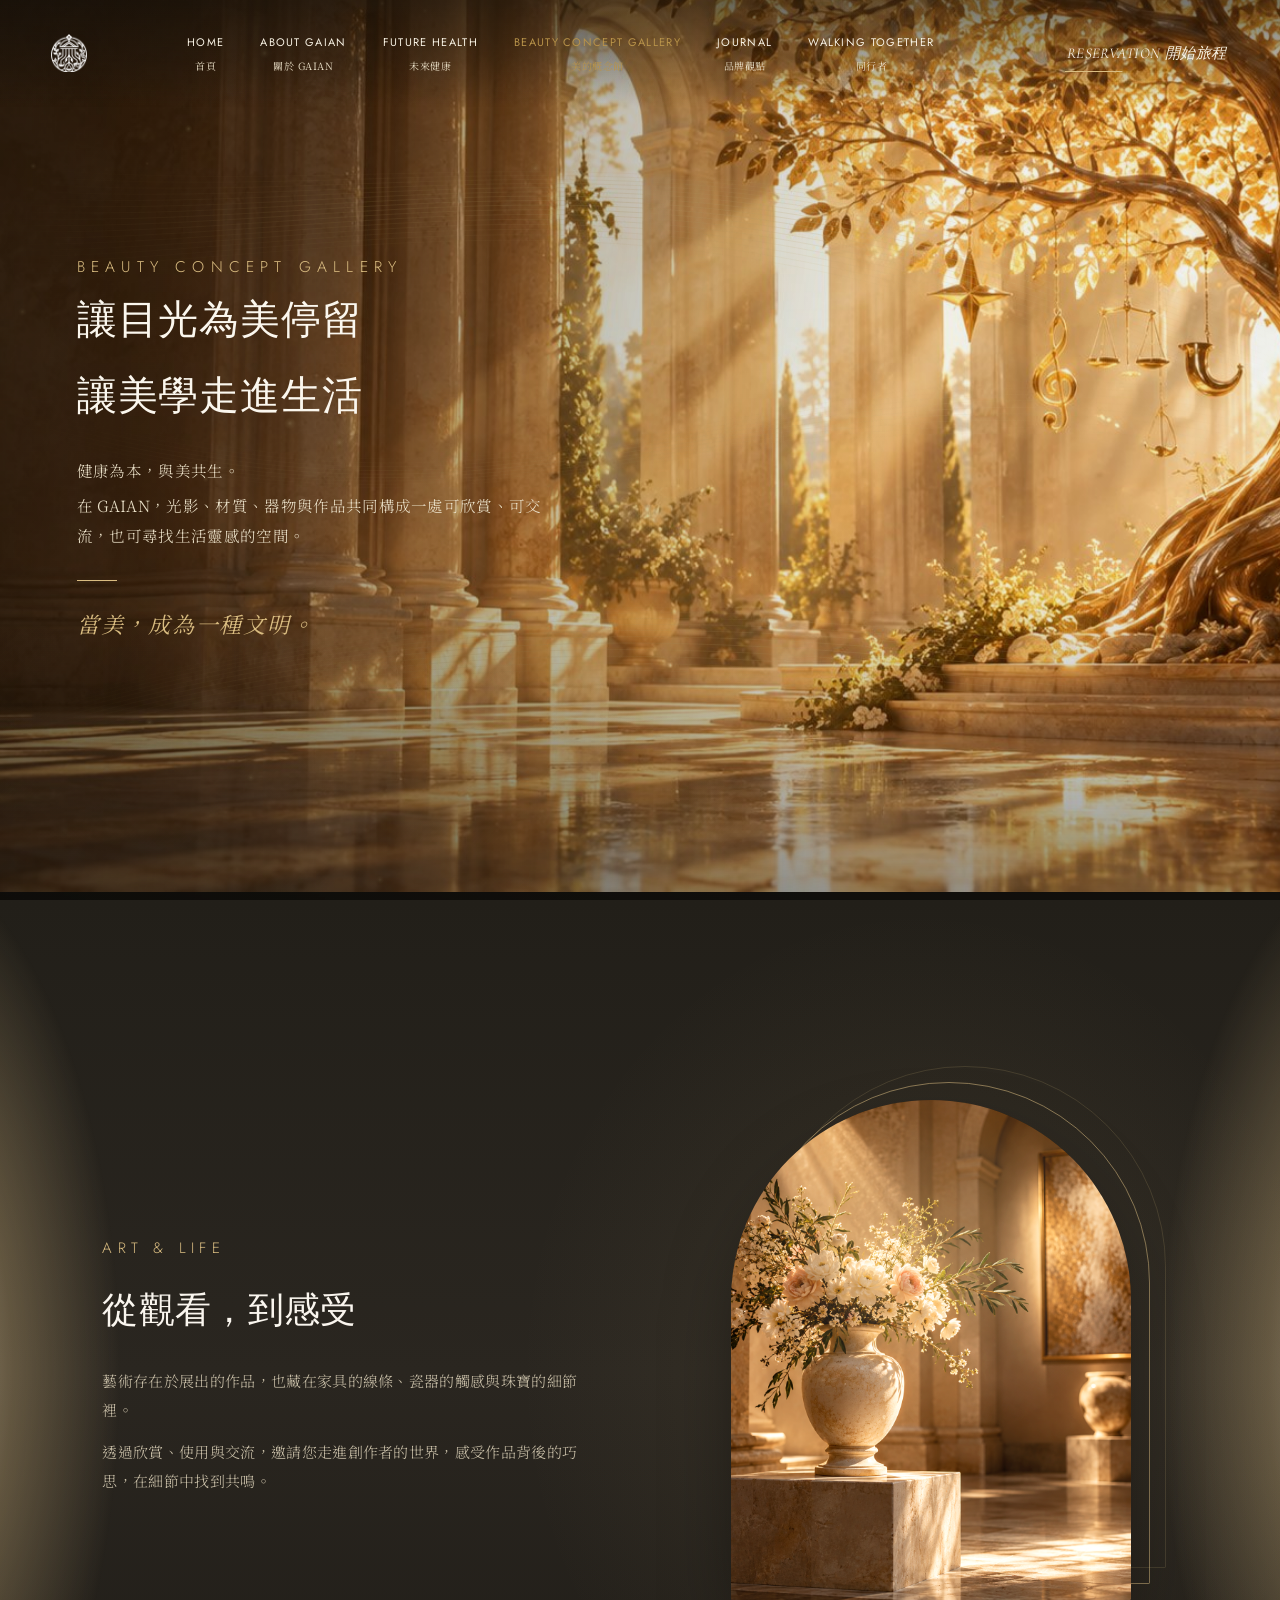
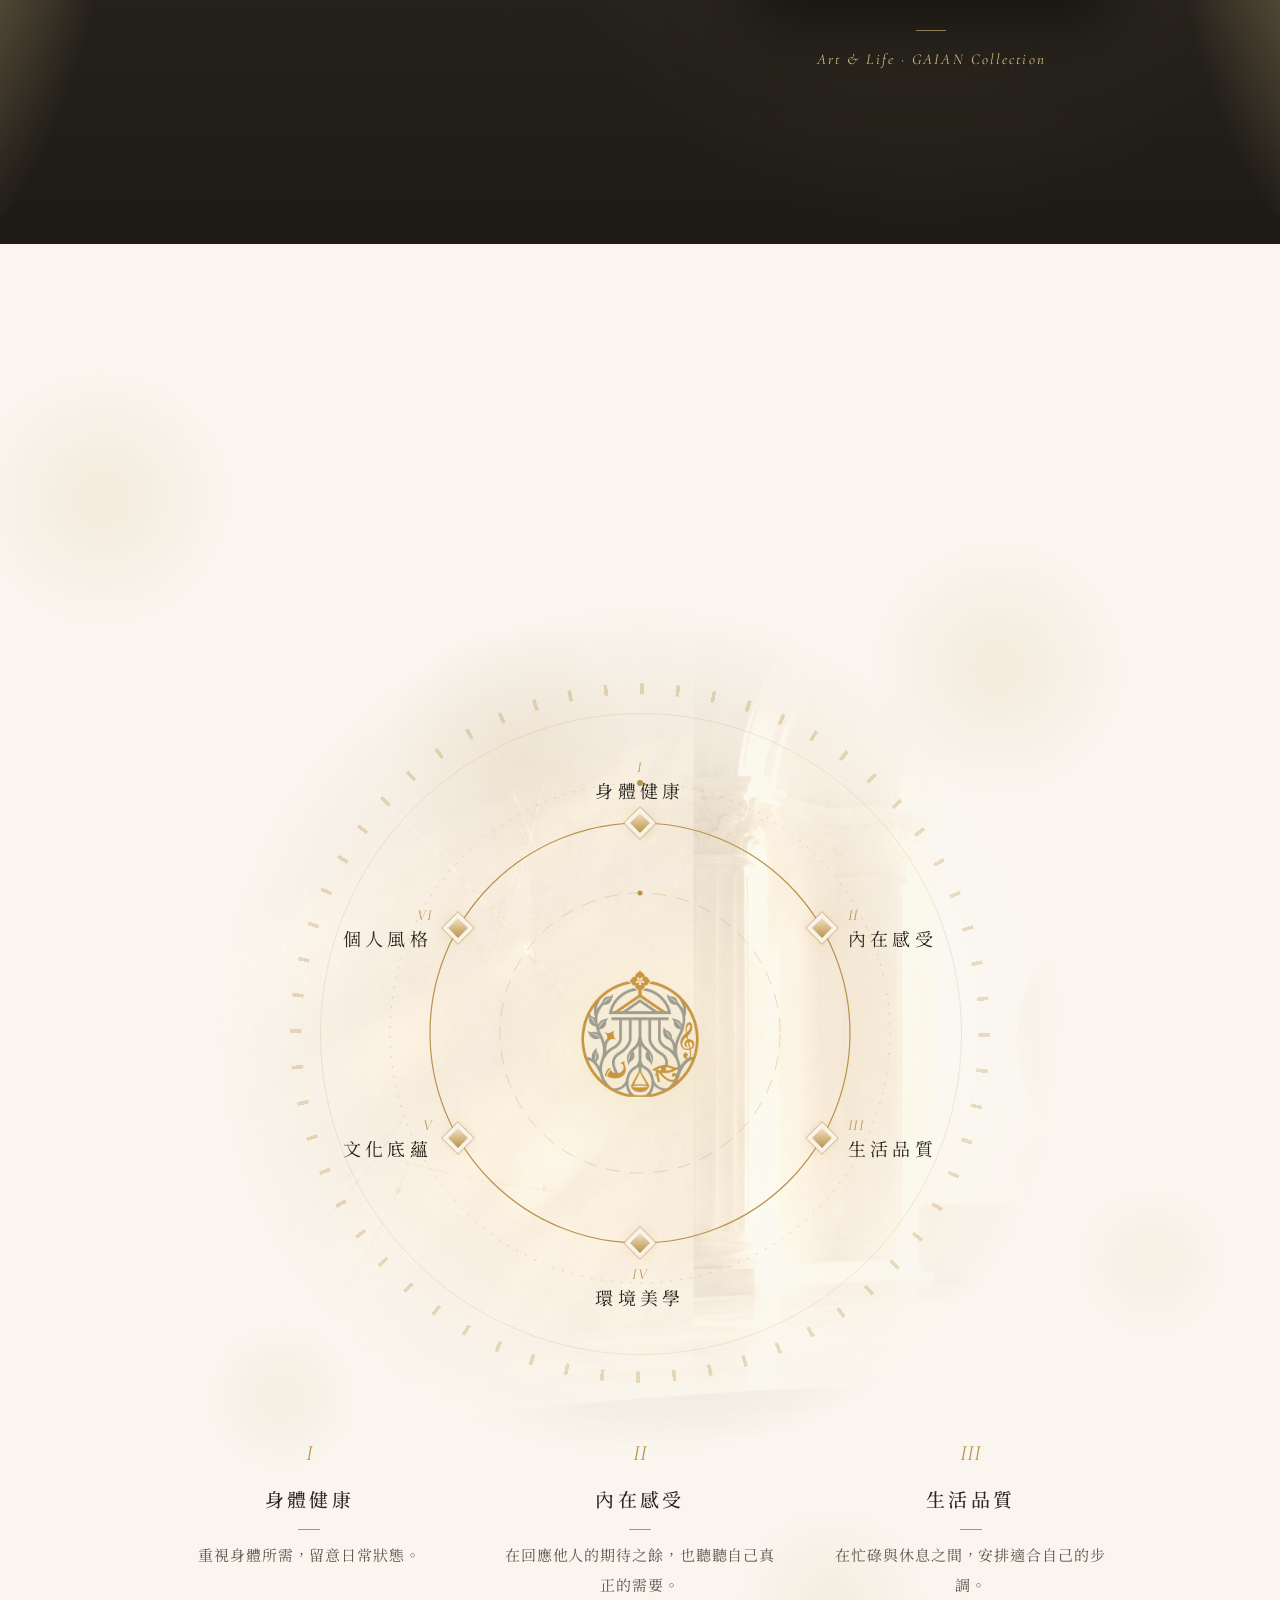
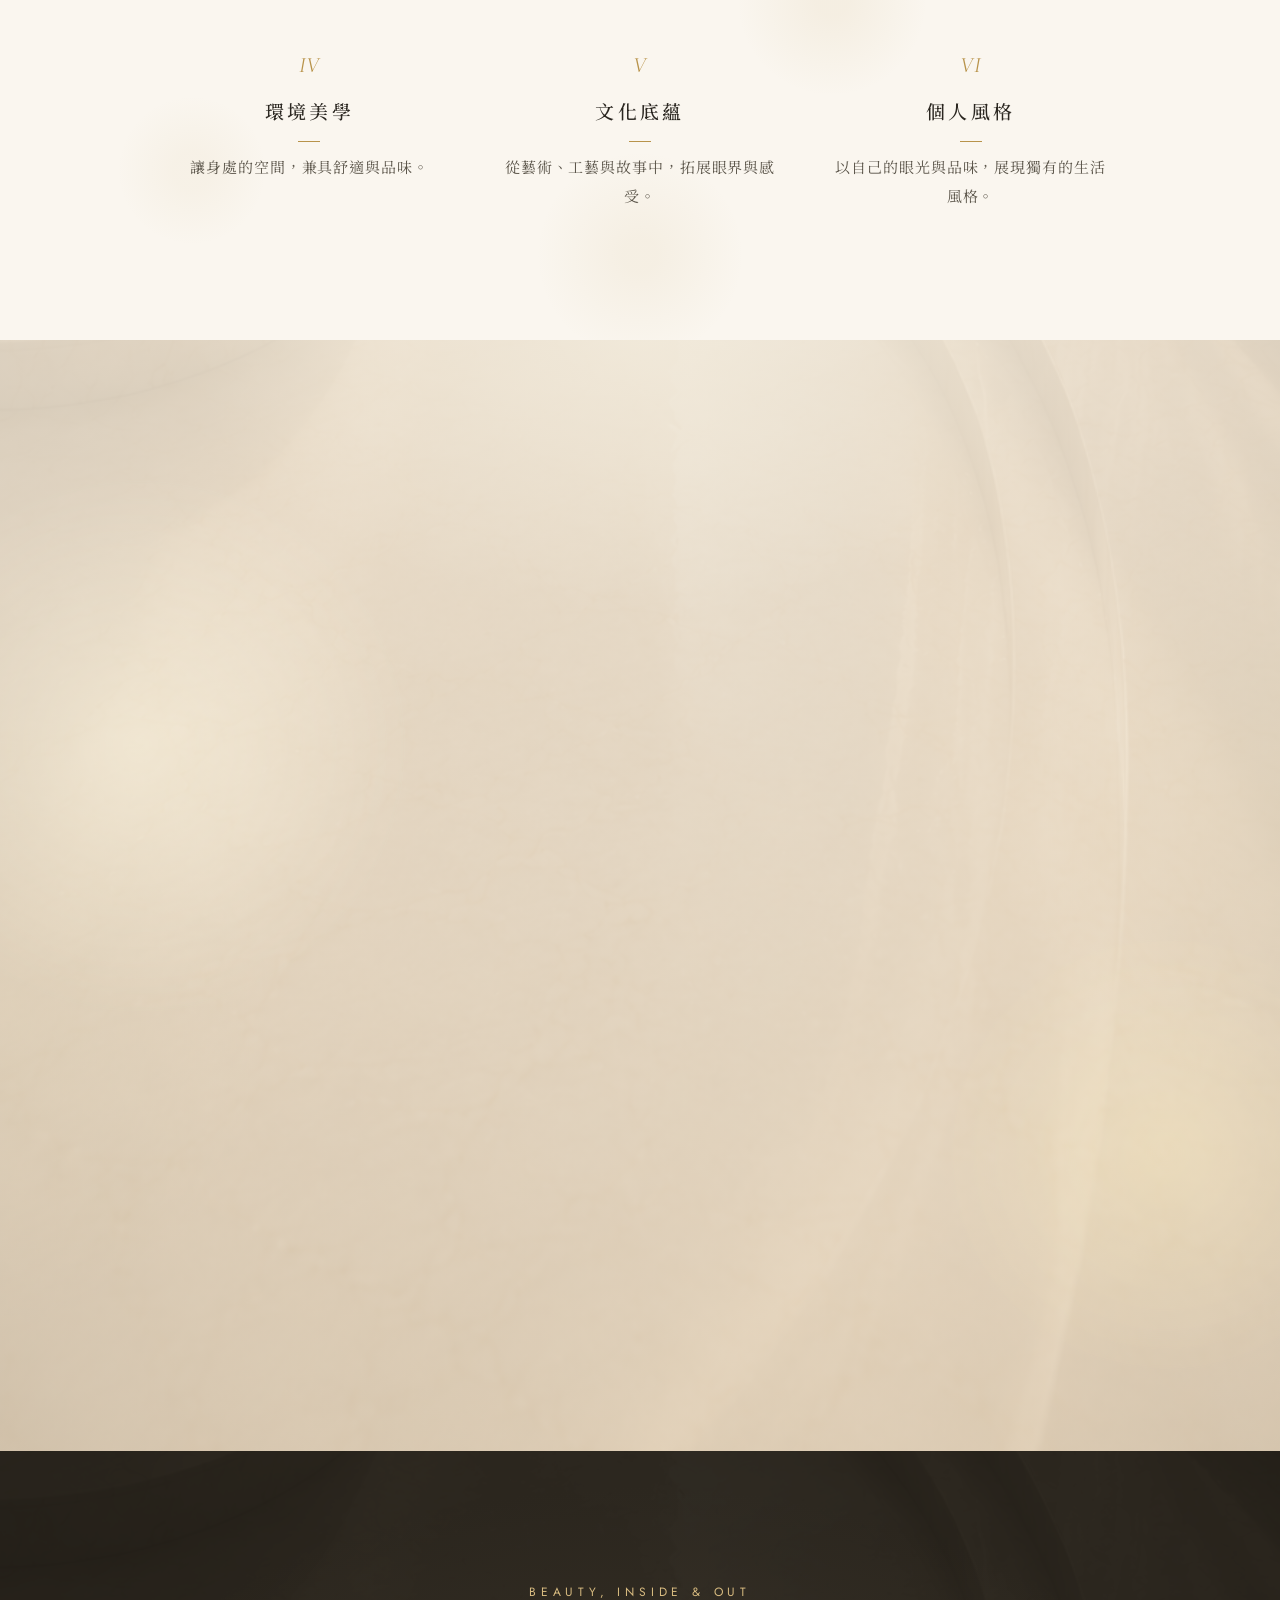
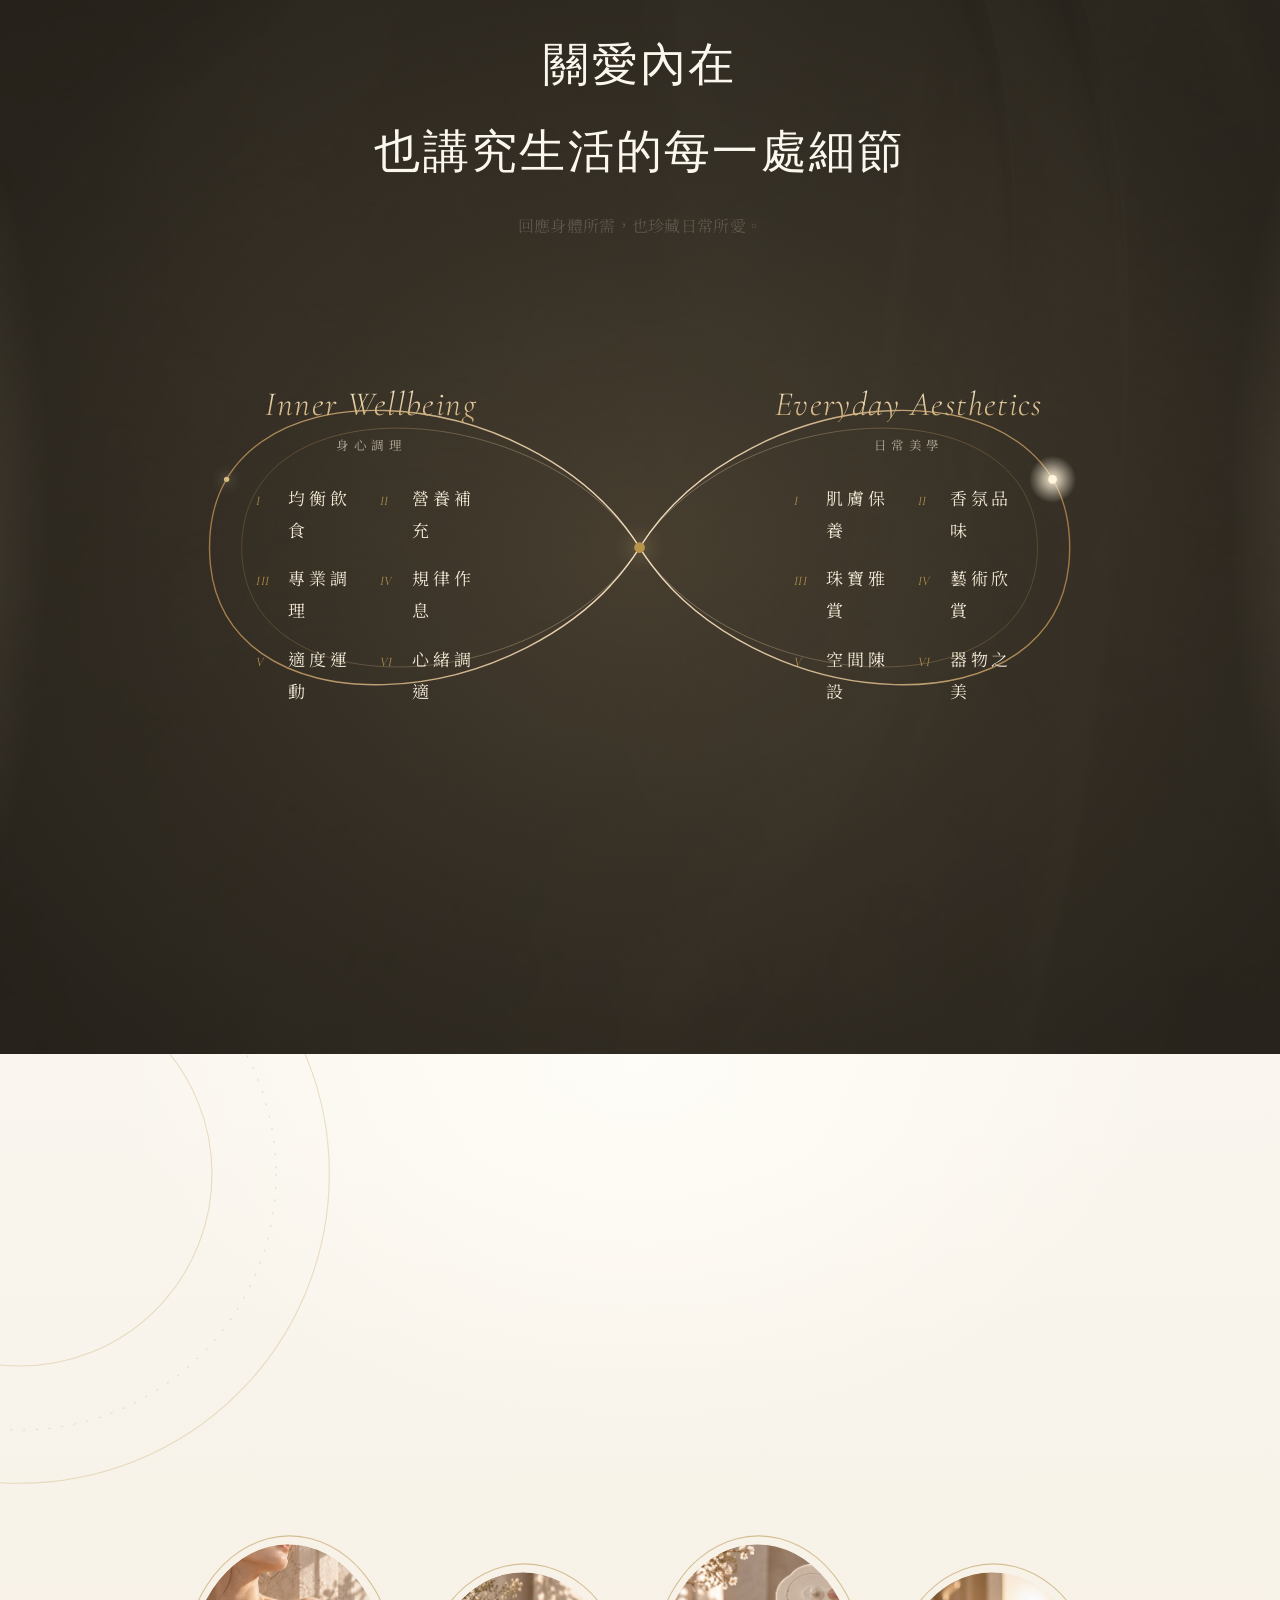
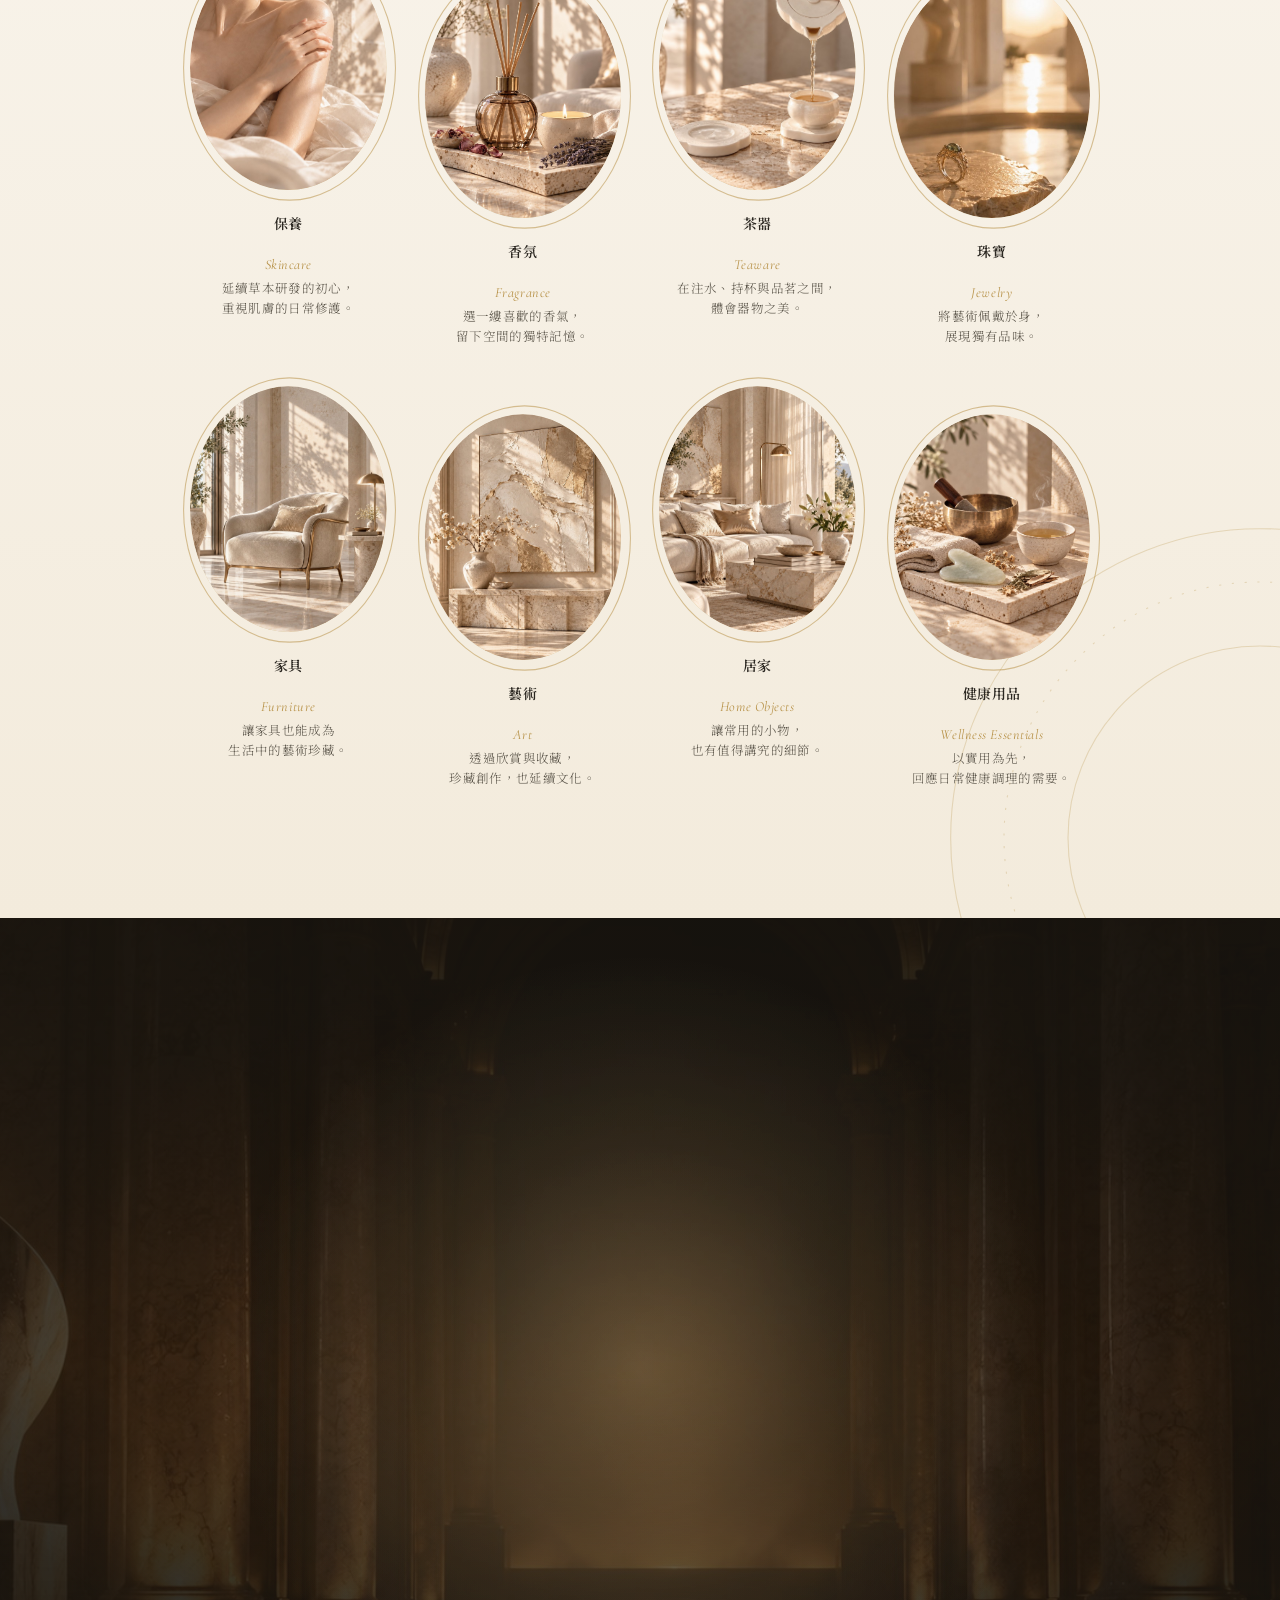
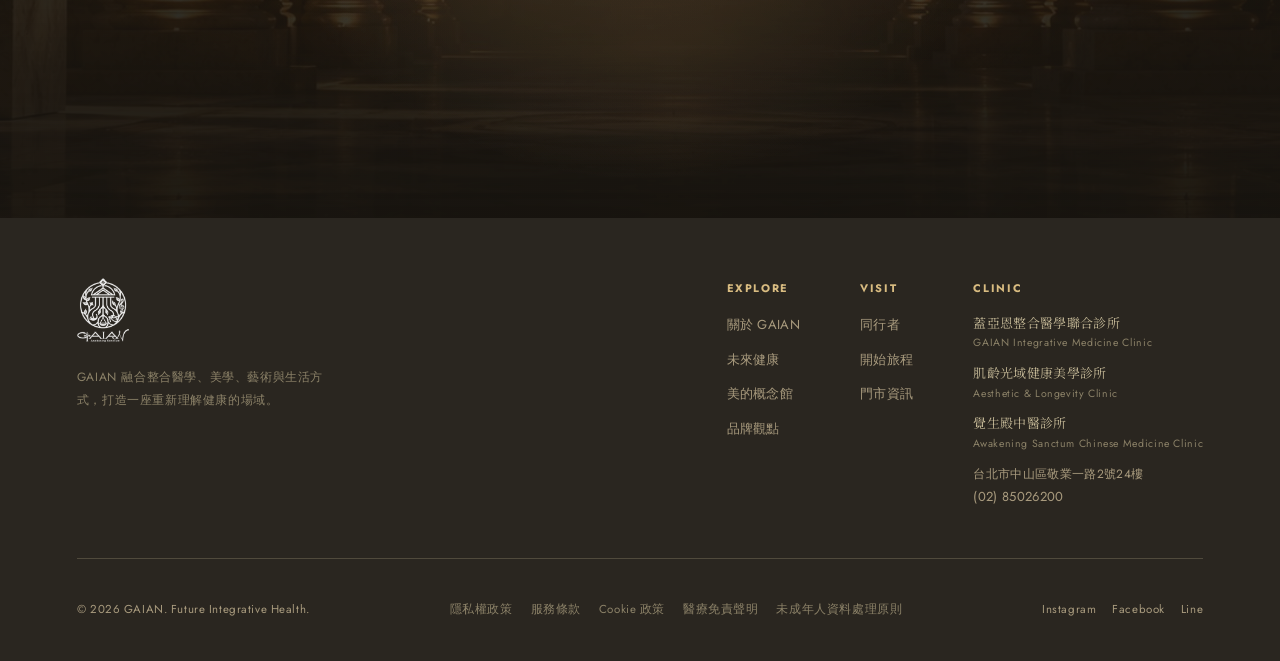
<file: gallery.html>
<!DOCTYPE html>
<html lang="zh-Hant">
<head>
<meta charset="UTF-8">
<meta name="viewport" content="width=device-width, initial-scale=1.0">
<title>美的概念館 | GAIAN</title>
<link rel="icon" type="image/png" sizes="32x32" href="images/shared/favicon-32.png">
<link rel="icon" type="image/png" sizes="192x192" href="images/shared/favicon-192.png">
<link rel="apple-touch-icon" sizes="180x180" href="images/shared/apple-touch-icon.png">
<link rel="preconnect" href="https://fonts.googleapis.com">
<link rel="preconnect" href="https://fonts.gstatic.com" crossorigin>
<link href="https://fonts.googleapis.com/css2?family=Cormorant+Garamond:ital,wght@0,300;0,400;0,500;1,400&family=Noto+Serif+TC:wght@300;400;500;600&family=Jost:wght@300;400;500&display=swap" rel="stylesheet">
<link rel="stylesheet" href="css/style.css">
<link rel="stylesheet" href="css/gallery.css">
<link rel="stylesheet" href="css/site-polish.css">
</head>
<body class="page-gallery">

<nav class="nav" id="mainNav" data-active="gallery"></nav>

<!-- 全頁連貫背景：金色絲帶流光＋金色微塵，固定在畫面後方、隨捲動流動（js/gallery.js 繪製） -->
<canvas class="gl-aura" aria-hidden="true"></canvas>

<!-- 第一屏：Hero -->
<section class="gbeauty-hero gl-hero">
  <!-- 動畫：背景緩慢推近＋捲動視差、斜向流光、文字依序浮現 -->
  <div class="gl-hero-bg" aria-hidden="true"><i></i></div>
  <div class="gbeauty-hero-inner">
    <p class="eyebrow en">Beauty Concept Gallery</p>
    <h1>讓目光為美停留<br>讓美學走進生活</h1>
    <p>健康為本，與美共生。<br>在 GAIAN，光影、材質、器物與作品共同構成一處可欣賞、可交流，也可尋找生活靈感的空間。</p>
    <p class="final-line gl-hero-line">當美，成為一種文明。</p>
  </div>
</section>

<!-- 第二屏：我們相信 -->
<section class="section gb-believe" id="art-life">
  <!-- 底圖：左右兩側光亮渲染（全頁連貫的金絲流光由 js/gallery.js 的 canvas 繪製） -->
  <div class="gl-believe-bg" aria-hidden="true"><span class="gl-side gl-side-l"></span><span class="gl-side gl-side-r"></span></div>
  <div class="gb-grid">
    <div class="reveal">
      <p class="eyebrow en">Art &amp; Life</p>
      <h2>從觀看，到感受</h2>
      <p>藝術存在於展出的作品，也藏在家具的線條、瓷器的觸感與珠寶的細節裡。</p>
      <p>透過欣賞、使用與交流，邀請您走進創作者的世界，感受作品背後的巧思，在細節中找到共鳴。</p>
    </div>
    <!-- 右側作品位：拱門造型（殿堂壁龕），外有雙金線拱門輪廓。
         照片：images/gallery/gallery-01-artwork.png（4:5 直式，用同檔名覆蓋即可） -->
    <figure class="gl-artwork reveal reveal-delay-1" data-animate>
      <div class="gl-artwork-frame">
        <img src="images/gallery/gallery-01-artwork.png" alt="GAIAN 藝術收藏">
      </div>
      <figcaption class="en">Art &amp; Life · GAIAN Collection</figcaption>
    </figure>
  </div>
</section>

<!-- 第三屏：重新理解，定義美的本質 -->
<section class="section texture-bg gb-compare" id="philosophy">
  <div class="section-head reveal">
    <p class="eyebrow en">The Idea of Beauty</p>
    <h2>從外在美感<br>延伸至整體生活</h2>
    <p class="tagline">我們欣賞外表的細緻，也重視身體、心境與文化涵養所展現的氣韻。</p>
  </div>
  <!-- 六個概念圍成一圈：金色軌道相連，光點像行星一樣沿軌道運行 -->
  <div class="gl-orbit-stage">
  <div class="gl-orbit-sky" aria-hidden="true"><img src="images/shared/gallery-constellation.png" alt=""></div>
  <div class="gl-orbit" data-animate>
    <svg class="gl-orbit-svg" viewBox="0 0 540 540" aria-hidden="true">
      <defs>
        <radialGradient id="glCore" cx="50%" cy="50%" r="50%"><stop offset="0%" stop-color="#FFF8E8"/><stop offset="100%" stop-color="#F3E6CB" stop-opacity="0"/></radialGradient>
      </defs>
      <circle cx="270" cy="270" r="150" fill="url(#glCore)"/>
      <circle class="gl-ring gl-ring-main" cx="270" cy="270" r="210"/>
      <circle class="gl-ring gl-ring-outer" cx="270" cy="270" r="250"/>
      <circle class="gl-ring gl-ring-inner" cx="270" cy="270" r="140"/>
      <g class="gl-planet gl-p1"><circle cx="270" cy="60" r="5"/></g>
      <g class="gl-planet gl-p2"><circle cx="270" cy="60" r="3.5"/></g>
      <g class="gl-planet gl-p3"><circle cx="270" cy="20" r="3"/></g>
      <g class="gl-planet gl-p4"><circle cx="270" cy="130" r="2.5"/></g>
    </svg>
    <div class="gl-orbit-core"><img class="gl-core-logo" src="images/shared/logo-icon.png" alt="GAIAN"></div>
      <span class="gl-orbit-node gl-on-top" style="left:50.00%;top:11.11%;--i:0;"><i class="gl-on-dot"></i><span class="gl-on-txt"><em class="en">I</em>身體健康</span></span>
      <span class="gl-orbit-node gl-on-right" style="left:83.68%;top:30.56%;--i:1;"><i class="gl-on-dot"></i><span class="gl-on-txt"><em class="en">II</em>內在感受</span></span>
      <span class="gl-orbit-node gl-on-right" style="left:83.68%;top:69.44%;--i:2;"><i class="gl-on-dot"></i><span class="gl-on-txt"><em class="en">III</em>生活品質</span></span>
      <span class="gl-orbit-node gl-on-bottom" style="left:50.00%;top:88.89%;--i:3;"><i class="gl-on-dot"></i><span class="gl-on-txt"><em class="en">IV</em>環境美學</span></span>
      <span class="gl-orbit-node gl-on-left" style="left:16.32%;top:69.44%;--i:4;"><i class="gl-on-dot"></i><span class="gl-on-txt"><em class="en">V</em>文化底蘊</span></span>
      <span class="gl-orbit-node gl-on-left" style="left:16.32%;top:30.56%;--i:5;"><i class="gl-on-dot"></i><span class="gl-on-txt"><em class="en">VI</em>個人風格</span></span>
  </div>

  </div><!-- /.gl-orbit-stage -->

  <ol class="gl-ideas" data-animate>
    <li style="--i:0;"><span class="en">I</span><b>身體健康</b><p>重視身體所需，留意日常狀態。</p></li>
    <li style="--i:1;"><span class="en">II</span><b>內在感受</b><p>在回應他人的期待之餘，也聽聽自己真正的需要。</p></li>
    <li style="--i:2;"><span class="en">III</span><b>生活品質</b><p>在忙碌與休息之間，安排適合自己的步調。</p></li>
    <li style="--i:3;"><span class="en">IV</span><b>環境美學</b><p>讓身處的空間，兼具舒適與品味。</p></li>
    <li style="--i:4;"><span class="en">V</span><b>文化底蘊</b><p>從藝術、工藝與故事中，拓展眼界與感受。</p></li>
    <li style="--i:5;"><span class="en">VI</span><b>個人風格</b><p>以自己的眼光與品味，展現獨有的生活風格。</p></li>
  </ol>
</section>

<!-- 第四屏：Every Object Has A Reason -->
<section class="section gl-collection" id="collection" style="padding-left:0;padding-right:0;">
  <div class="gl-collection-bg" aria-hidden="true"><span class="gl-orb gl-orb-a"></span><span class="gl-orb gl-orb-b"></span></div>
  <div class="section-head reveal">
    <p class="eyebrow en">Every Object Has A Story</p>
    <h2>作品背後<br>有值得細讀的故事</h2>
  </div>
  <div class="gb-objects">
    <!-- id 對應 index.html「美的概念館」預覽卡的 gallery.html#jewelry 連結，缺了會捲不到位置 -->
    <div class="gb-object gb-o1 reveal" id="jewelry">
      <div class="gb-object-visual"><img src="images/gallery/collection-jewelry.jpg" alt="珠寶" loading="lazy"></div>
      <div class="gb-object-cap"><span class="en">Jewelry<b>珠寶</b></span><p>將創作靈感化為可穿戴的藝術，承載個人記憶。</p></div>
    </div>
    <!-- id 對應 index.html 的 gallery.html#porcelain 連結 -->
    <div class="gb-object gb-o2 reveal reveal-delay-1" id="porcelain">
      <div class="gb-object-visual"><img src="images/gallery/collection-porcelain.jpg" alt="瓷藝" loading="lazy"></div>
      <div class="gb-object-cap"><span class="en">Porcelain<b>瓷藝</b></span><p>器形、釉色與觸感，呈現工藝的細膩層次。</p></div>
    </div>
    <div class="gb-object gb-o3 reveal" id="furniture">
      <div class="gb-object-visual"><img src="images/gallery/collection-furniture.jpg" alt="GAIAN 空間中的家具" loading="lazy"></div>
      <div class="gb-object-cap"><span class="en">Furniture<b>家具</b></span><p>以富有藝術感的造型，兼顧設計美感與使用的舒適度。</p></div>
    </div>
    <div class="gb-object gb-o4 reveal reveal-delay-1">
      <div class="gb-object-visual"><img src="images/gallery/collection-art.jpg" alt="藝術收藏" loading="lazy"></div>
      <div class="gb-object-cap"><span class="en">Art Collection<b>藝術收藏</b></span><p>透過創作者的視角，感受文化的底蘊與傳承。</p></div>
    </div>
  </div>
</section>

<!-- 第五屏：From Inside To Outside -->
<section class="section gb-io gl-io-section" id="inside-out">
  <div class="gl-io-bg" aria-hidden="true"><img src="images/home/journey-bg.png" alt=""><i></i><i></i><i></i><i></i><i></i><i></i><i></i><i></i></div>
  <div class="section-head reveal">
    <p class="eyebrow en">Beauty, Inside &amp; Out</p>
    <h2>關愛內在<br><span class="gl-sub" style="--n:11">也講究生活的每一處細節</span></h2>
    <p class="tagline">回應身體所需，也珍藏日常所愛。</p>
  </div>
  <!-- 深色殿堂：一條金色「∞」細線串起內與外，光點沿線不停循環——內在與外在彼此流動、互為因果 -->
  <div class="gl-inf" data-animate>
    <svg class="gl-inf-svg" viewBox="0 0 1000 440" aria-hidden="true" preserveAspectRatio="xMidYMid meet">
      <defs>
        <linearGradient id="glInfGold" x1="0" x2="1"><stop offset="0" stop-color="#9F7A45"/><stop offset=".5" stop-color="#F3DFC1"/><stop offset="1" stop-color="#9F7A45"/></linearGradient>
        <radialGradient id="glInfHalo"><stop offset="0" stop-color="#FFF4DC" stop-opacity=".9"/><stop offset="1" stop-color="#FFF4DC" stop-opacity="0"/></radialGradient>
      </defs>
      <path id="glInfPath" class="gl-inf-line" pathLength="1" d="M500 220 C 600 60, 900 40, 900 220 C 900 400, 600 380, 500 220 C 400 60, 100 40, 100 220 C 100 400, 400 380, 500 220 Z"/>
      <path class="gl-inf-line gl-inf-line-2" pathLength="1" d="M500 220 C 590 80, 870 64, 870 220 C 870 376, 590 360, 500 220 C 410 80, 130 64, 130 220 C 130 376, 410 360, 500 220 Z"/>
      <circle class="gl-inf-halo" r="22" fill="url(#glInfHalo)"><animateMotion dur="14s" repeatCount="indefinite"><mpath href="#glInfPath"/></animateMotion></circle>
      <circle class="gl-inf-dot" r="4"><animateMotion dur="14s" repeatCount="indefinite"><mpath href="#glInfPath"/></animateMotion></circle>
      <circle class="gl-inf-dot gl-inf-dot-s" r="2.5"><animateMotion dur="14s" begin="-7s" repeatCount="indefinite"><mpath href="#glInfPath"/></animateMotion></circle>
      <circle class="gl-inf-cross" cx="500" cy="220" r="5"/>
    </svg>
    <div class="gl-inf-col gl-inf-in">
      <span class="gl-inf-word en">Inner Wellbeing</span>
      <span class="gl-inf-zh">身心調理</span>
      <ul><li style="--i:0;"><span class="en">I</span>均衡飲食</li><li style="--i:1;"><span class="en">II</span>營養補充</li><li style="--i:2;"><span class="en">III</span>專業調理</li><li style="--i:3;"><span class="en">IV</span>規律作息</li><li style="--i:4;"><span class="en">V</span>適度運動</li><li style="--i:5;"><span class="en">VI</span>心緒調適</li></ul>
    </div>
    <div class="gl-inf-col gl-inf-out">
      <span class="gl-inf-word en">Everyday Aesthetics</span>
      <span class="gl-inf-zh">日常美學</span>
      <ul><li style="--i:0;"><span class="en">I</span>肌膚保養</li><li style="--i:1;"><span class="en">II</span>香氛品味</li><li style="--i:2;"><span class="en">III</span>珠寶雅賞</li><li style="--i:3;"><span class="en">IV</span>藝術欣賞</li><li style="--i:4;"><span class="en">V</span>空間陳設</li><li style="--i:5;"><span class="en">VI</span>器物之美</li></ul>
    </div>
  </div>
  <p class="gb-io-cta reveal">讓健康融入習慣，<br>讓美，體現在生活的細節中。</p>
</section>

<!-- 第六屏：Curated Living -->
<section class="section gl-curation" id="curation">
  <!-- 底圖：金色細線圓環緩慢旋轉 -->
  <div class="gl-cu-bg" aria-hidden="true"><svg class="gl-cu-ring gl-cu-ring-l" viewBox="0 0 600 600"><circle cx="300" cy="300" r="290"/><circle cx="300" cy="300" r="240" stroke-dasharray="2 10"/><circle cx="300" cy="300" r="180"/></svg><svg class="gl-cu-ring gl-cu-ring-r" viewBox="0 0 600 600"><circle cx="300" cy="300" r="290"/><circle cx="300" cy="300" r="240" stroke-dasharray="2 10"/><circle cx="300" cy="300" r="180"/></svg></div>
  <div class="section-head reveal">
    <p class="eyebrow en">Curated Living</p>
    <h2>從理念出發<br>為品味而選</h2>
    <p class="tagline">我們重視設計、材質、工藝與使用感受，<br>選擇值得長久欣賞<span class="d-only">，</span><br class="m-br">也能融入日常的作品與用品。</p>
  </div>
  <div class="gb-collection-grid">
    <div class="gb-citem reveal"><div class="gb-citem-visual"><img src="images/gallery/curation-skincare.jpg" alt="保養" loading="lazy"></div><b>保養</b><em class="gb-citem-en en">Skincare</em><span>延續草本研發的初心，<br>重視肌膚的日常修護。</span></div>
    <div class="gb-citem reveal reveal-delay-1"><div class="gb-citem-visual"><img src="images/gallery/curation-fragrance.jpg" alt="香氛" loading="lazy"></div><b>香氛</b><em class="gb-citem-en en">Fragrance</em><span>選一縷喜歡的香氣，<br>留下空間的獨特記憶。</span></div>
    <div class="gb-citem reveal reveal-delay-2"><div class="gb-citem-visual"><img src="images/gallery/curation-tea.jpg" alt="茶器" loading="lazy"></div><b>茶器</b><em class="gb-citem-en en">Teaware</em><span>在注水、持杯<br class="m-br">與品茗之間，<br>體會器物之美。</span></div>
    <div class="gb-citem reveal reveal-delay-3"><div class="gb-citem-visual"><img src="images/gallery/curation-jewelry.jpg" alt="珠寶" loading="lazy"></div><b>珠寶</b><em class="gb-citem-en en">Jewelry</em><span>將藝術佩戴於身，<br>展現獨有品味。</span></div>
    <div class="gb-citem reveal"><div class="gb-citem-visual"><img src="images/gallery/curation-furniture.jpg" alt="GAIAN 空間中的家具" loading="lazy"></div><b>家具</b><em class="gb-citem-en en">Furniture</em><span>讓家具也能成為<br>生活中的藝術珍藏。</span></div>
    <div class="gb-citem reveal reveal-delay-1"><div class="gb-citem-visual"><img src="images/gallery/curation-art.jpg" alt="藝術" loading="lazy"></div><b>藝術</b><em class="gb-citem-en en">Art</em><span>透過欣賞與收藏，<br>珍藏創作，<br class="m-br">也延續文化。</span></div>
    <div class="gb-citem reveal reveal-delay-2"><div class="gb-citem-visual"><img src="images/gallery/curation-home.jpg" alt="居家空間" loading="lazy"></div><b>居家</b><em class="gb-citem-en en">Home Objects</em><span>讓常用的小物，<br>也有值得講究的細節。</span></div>
    <div class="gb-citem reveal reveal-delay-3"><div class="gb-citem-visual"><img src="images/gallery/curation-health.jpg" alt="健康用品" loading="lazy" onerror="this.remove()"></div><b>健康用品</b><em class="gb-citem-en en">Wellness Essentials</em><span>以實用為先，<br>回應日常<br class="m-br">健康調理的需要。</span></div>
  </div>
</section>

<!-- 第七屏：Closing
     動畫：星空背景緩慢推近＋視差、中央暖光呼吸、三層金色天體圓環旋轉（含沿軌道運行的光點）、
     進入畫面時 Logo → 金線 → 標題（金色流光）→ 內文逐行 → 結語兩側飾線依序出現 -->
<section class="gb-closing gl-closing" data-animate>
  <div class="gl-cl-bg" aria-hidden="true">
    <div class="gl-cl-sky"><i></i></div>
    <div class="gl-cl-glow"></div>
    <svg class="gl-cl-rings" viewBox="0 0 800 800">
      <g class="gl-cl-r1"><circle cx="400" cy="400" r="380" class="gl-cl-thin"/><circle cx="400" cy="400" r="366" class="gl-cl-dash"/>
        <circle cx="400" cy="20" r="4" class="gl-cl-dot"/><circle cx="20" cy="400" r="2.5" class="gl-cl-dot"/></g>
      <g class="gl-cl-r2"><circle cx="400" cy="400" r="338" class="gl-cl-thin"/><line x1="400" y1="62" x2="400" y2="84" transform="rotate(0 400 400)"/><line x1="400" y1="62" x2="400" y2="74" transform="rotate(15 400 400)"/><line x1="400" y1="62" x2="400" y2="74" transform="rotate(30 400 400)"/><line x1="400" y1="62" x2="400" y2="84" transform="rotate(45 400 400)"/><line x1="400" y1="62" x2="400" y2="74" transform="rotate(60 400 400)"/><line x1="400" y1="62" x2="400" y2="74" transform="rotate(75 400 400)"/><line x1="400" y1="62" x2="400" y2="84" transform="rotate(90 400 400)"/><line x1="400" y1="62" x2="400" y2="74" transform="rotate(105 400 400)"/><line x1="400" y1="62" x2="400" y2="74" transform="rotate(120 400 400)"/><line x1="400" y1="62" x2="400" y2="84" transform="rotate(135 400 400)"/><line x1="400" y1="62" x2="400" y2="74" transform="rotate(150 400 400)"/><line x1="400" y1="62" x2="400" y2="74" transform="rotate(165 400 400)"/><line x1="400" y1="62" x2="400" y2="84" transform="rotate(180 400 400)"/><line x1="400" y1="62" x2="400" y2="74" transform="rotate(195 400 400)"/><line x1="400" y1="62" x2="400" y2="74" transform="rotate(210 400 400)"/><line x1="400" y1="62" x2="400" y2="84" transform="rotate(225 400 400)"/><line x1="400" y1="62" x2="400" y2="74" transform="rotate(240 400 400)"/><line x1="400" y1="62" x2="400" y2="74" transform="rotate(255 400 400)"/><line x1="400" y1="62" x2="400" y2="84" transform="rotate(270 400 400)"/><line x1="400" y1="62" x2="400" y2="74" transform="rotate(285 400 400)"/><line x1="400" y1="62" x2="400" y2="74" transform="rotate(300 400 400)"/><line x1="400" y1="62" x2="400" y2="84" transform="rotate(315 400 400)"/><line x1="400" y1="62" x2="400" y2="74" transform="rotate(330 400 400)"/><line x1="400" y1="62" x2="400" y2="74" transform="rotate(345 400 400)"/>
        <circle cx="739" cy="400" r="3" class="gl-cl-dot"/></g>
      <g class="gl-cl-r3"><circle cx="400" cy="400" r="290" class="gl-cl-thin gl-cl-faint"/></g>
    </svg>
  </div>
  <div class="gb-closing-inner">
    <img class="gl-cl-logo" src="images/shared/logo-icon.png" alt="">
    <span class="gl-cl-vline" aria-hidden="true"></span>
    <p class="eyebrow en gl-cl-step" style="--i:0">Beauty Is A Way Of Living</p>
    <h2 class="en gl-cl-step gl-cl-title" style="--i:1">美，是一種生活方式</h2>
    <p class="gl-cl-step" style="--i:2">一件喜愛的作品、一只順手的茶杯<span class="d-only">、</span><br class="m-br">一處願意停留的角落<span class="d-only">，</span><br class="m-br">都能承載您對生活的選擇。</p>
    <p class="gl-cl-step" style="--i:3">GAIAN 美的概念館<span class="d-only">，</span><br class="m-br">邀請您把來訪時的發現，帶進自己的日常。</p>
    <p class="final-line gl-cl-step gl-cl-final" style="--i:5"><span class="gl-cl-orn"></span><span>讓對人生的重視，<br>成為日常的品味。</span><span class="gl-cl-orn"></span></p>
  </div>
</section>

<footer>
  <div class="footer-top">
    <div class="logo-row">
      <img src="images/shared/logo.png" alt="GAIAN">
      <p>GAIAN 融合整合醫學、美學、藝術與生活方式，打造一座重新理解健康的場域。</p>
    </div>
    <div class="footer-links">
      <div class="footer-col"><b>Explore</b><a href="about.html">關於 GAIAN</a><a href="future-health.html">未來健康</a><a href="gallery.html">美的概念館</a><a href="journal.html">品牌觀點</a></div>
      <div class="footer-col"><b>Visit</b><a href="walking-together.html">同行者</a><a href="contact.html">開始旅程</a><a href="contact.html#location">門市資訊</a></div>
      <!-- 醫療機構識別資訊
           來源：PROJECT_STATUS.md §05（Status：APPROVED）、§06 Official Naming Rule。
           名稱、地址、電話為正式對外資料，不得改寫、簡稱或自行翻譯。
           TODO｜WEBSITE_MEMO.md §01 A-04：開業執照字號（兩院所各一）為官網必載事項，
           目前 [待確認]。取得後必須補列於本區塊，未補齊前不得 Go-Live。 -->
      <div class="footer-col footer-clinic">
        <b>Clinic</b>
        <p class="clinic-name">蓋亞恩整合醫學聯合診所<span>GAIAN Integrative Medicine Clinic</span></p>
        <p class="clinic-name">肌齡光域健康美學診所<span>Aesthetic &amp; Longevity Clinic</span></p>
        <p class="clinic-name">覺生殿中醫診所<span>Awakening Sanctum Chinese Medicine Clinic</span></p>
        <p class="clinic-meta">台北市中山區敬業一路2號24樓</p>
        <p class="clinic-meta"><a href="tel:+886285026200">(02) 85026200</a></p>
      </div>
    </div>
  </div>
  <div class="footer-bottom">
    <p>&copy; 2026 GAIAN. Future Integrative Health.</p>
    <!-- 法遵頁面連結。四份頁面目前均為「架構草稿」，尚未經法務審閱。
         依 WEBSITE_MEMO.md §01 B，未完成前全站不得 Go-Live。 -->
    <div class="footer-legal">
      <a href="privacy.html">隱私權政策</a>
      <a href="terms.html">服務條款</a>
      <a href="cookie-policy.html">Cookie 政策</a>
      <a href="medical-disclaimer.html">醫療免責聲明</a>
      <a href="minors-policy.html">未成年人資料處理原則</a>
    </div>
    <!-- TODO：社群連結網址 [待確認]；LINE 官方帳號連結見 WEBSITE_MEMO.md §01 A-11 -->
    <div class="footer-social"><a href="#">Instagram</a><a href="#">Facebook</a><a href="#">Line</a></div>
  </div>
</footer>

<script src="js/nav-data.js"></script>
<script src="js/nav.js"></script>
<script src="js/reveal.js"></script>
<script src="js/gallery.js"></script>

</body>
</html>
</file>
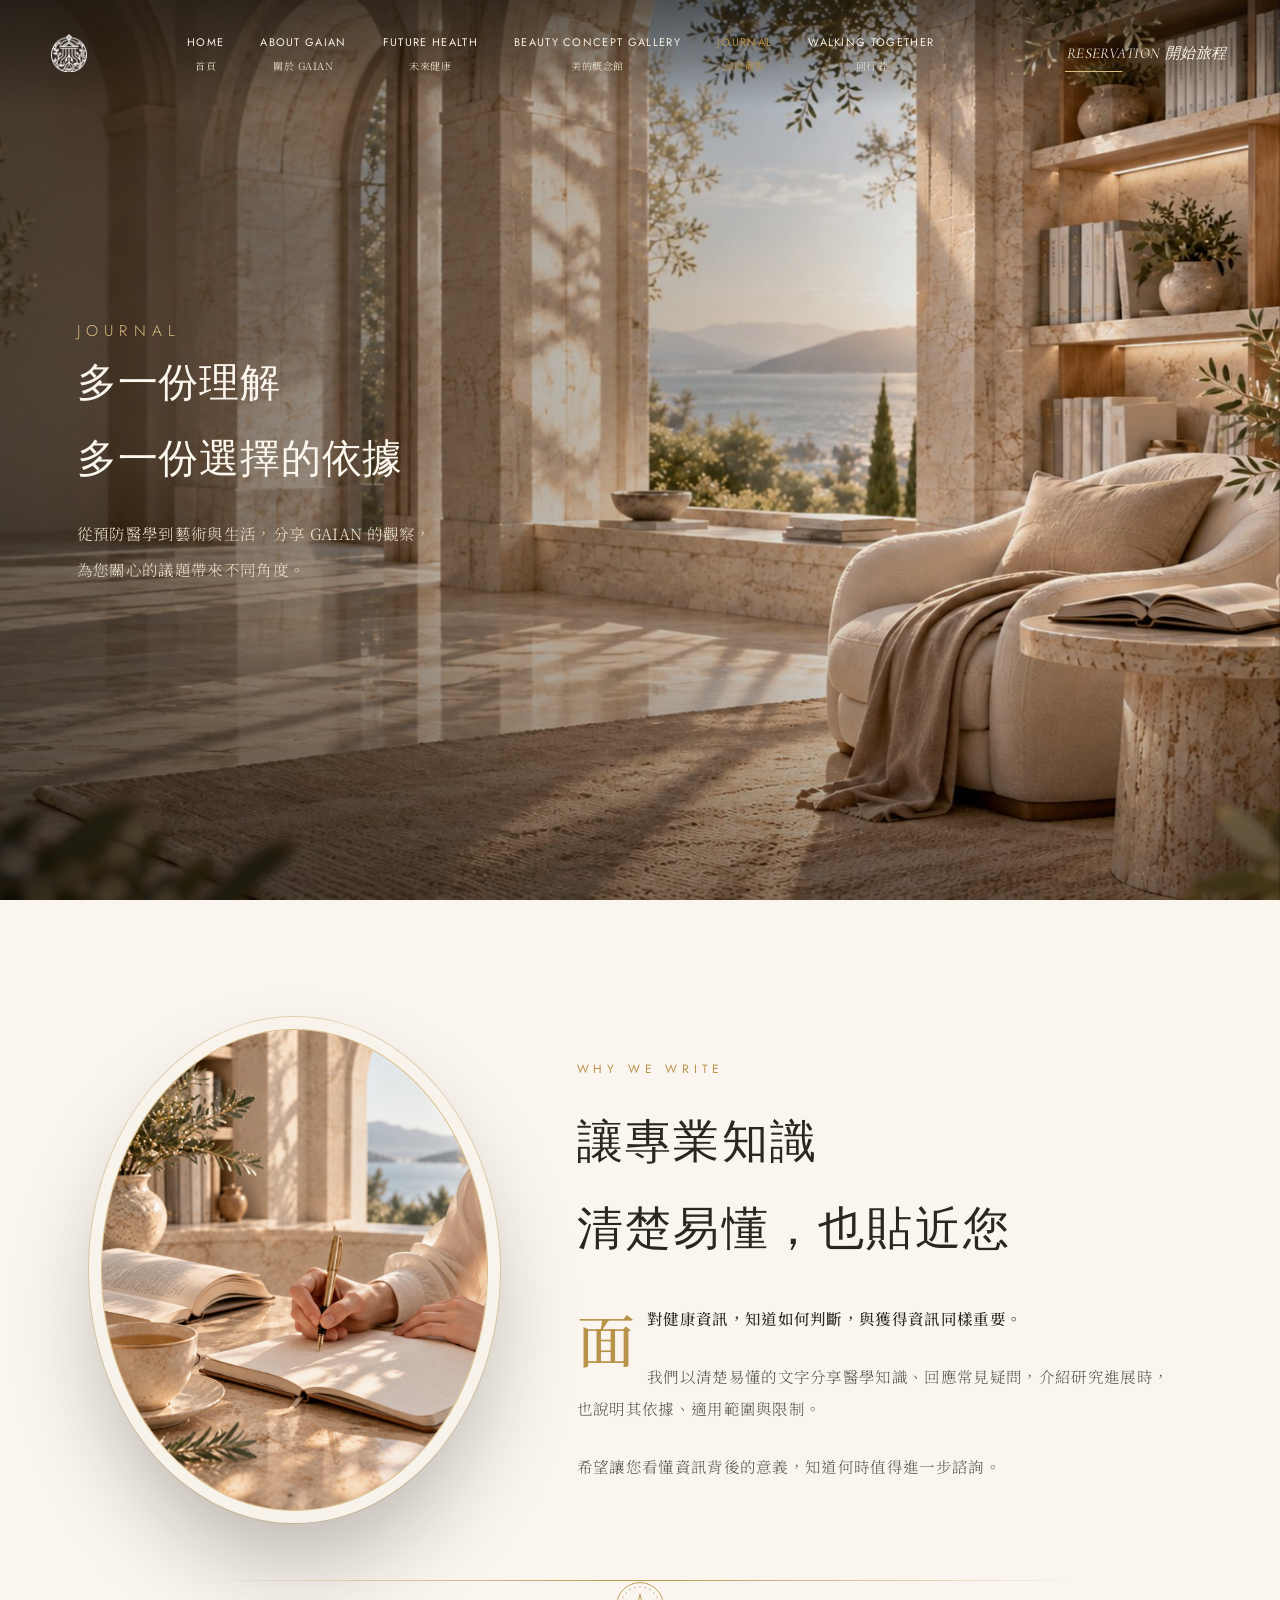
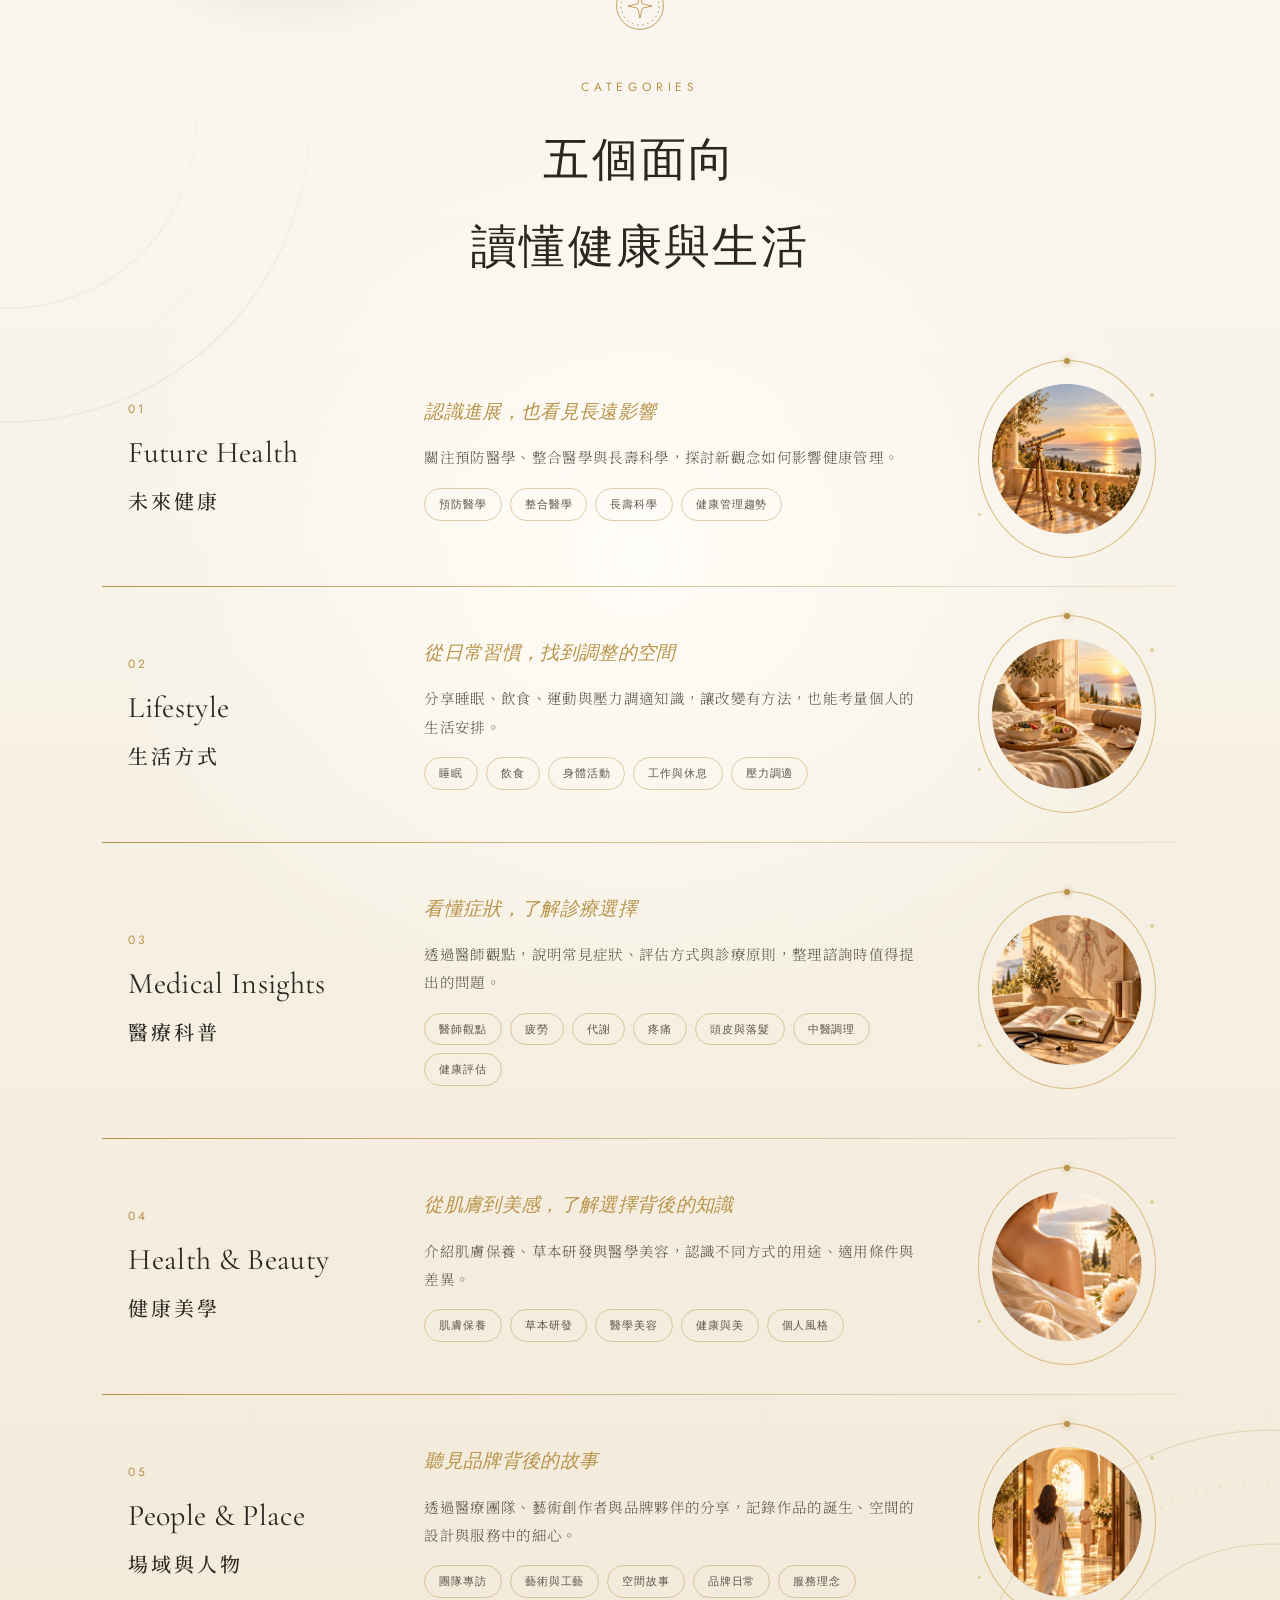
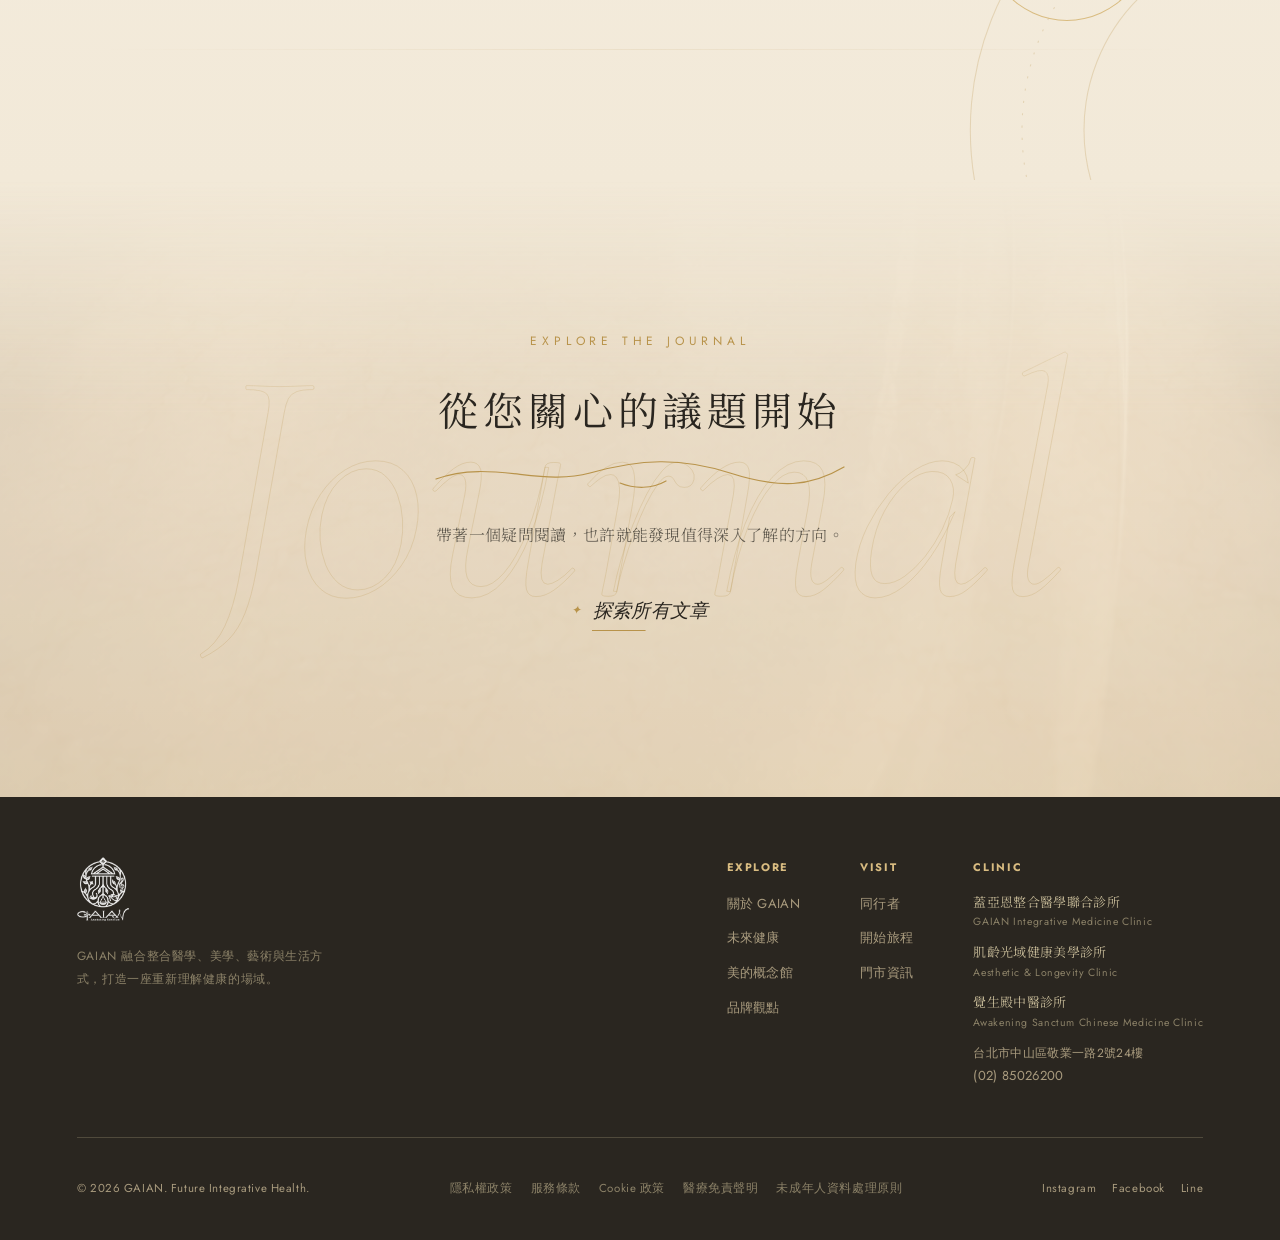
<file: journal.html>
<!DOCTYPE html>
<html lang="zh-Hant" class="has-aura">
<head>
<meta charset="UTF-8">
<meta name="viewport" content="width=device-width, initial-scale=1.0">
<title>品牌觀點 | GAIAN</title>
<link rel="icon" type="image/png" sizes="32x32" href="images/shared/favicon-32.png">
<link rel="icon" type="image/png" sizes="192x192" href="images/shared/favicon-192.png">
<link rel="apple-touch-icon" sizes="180x180" href="images/shared/apple-touch-icon.png">
<link rel="preconnect" href="https://fonts.googleapis.com">
<link rel="preconnect" href="https://fonts.gstatic.com" crossorigin>
<link href="https://fonts.googleapis.com/css2?family=Cormorant+Garamond:ital,wght@0,300;0,400;0,500;1,400&family=Noto+Serif+TC:wght@300;400;500;600&family=Jost:wght@300;400;500&display=swap" rel="stylesheet">
<link rel="stylesheet" href="css/style.css">
<link rel="stylesheet" href="css/journal.css">
<link rel="stylesheet" href="css/motion.css">
<link rel="stylesheet" href="css/site-polish.css">
</head>
<body class="page-jn">

<!--
  Status：Review（CLAUDE.md §13 LEVEL 2）

  這一頁目前是「分類架構頁」，不是文章列表頁——因為還沒有任何一篇文章。
  依 CLAUDE.md §11 Truthfulness，不得虛構文章標題、日期或作者來填滿版面，
  因此本頁不放任何假文章卡。文章產出後，把頁面下方標示為
  「ARTICLE LIST TEMPLATE」的註解解開，接在對應 .cat-row 之後即可，版面不需重做。

  分類 ↔ Content Pillar 對應（MARKETING.md §08–§11，依 CLAUDE.md §15 每項內容須知道所屬 Pillar）：
    未來健康觀點 → PILLAR 03 Preventive Health ＋ PILLAR 04 GAIAN Philosophy
    生活方式     → PILLAR 06 Lifestyle & Health
    醫療科普     → PILLAR 01 Health Knowledge ＋ PILLAR 02 Doctor Perspective
    健康美學     → BRAND.md §11-05（真正的美建立在健康之上）
    訪者故事     → PILLAR 05 GAIAN Experience

  ⚠️ 已知落差，需決策：網站有 5 個分類，MARKETING.md 有 6 個 Content Pillar。
     PILLAR 02 Doctor Perspective（醫師觀點）目前被併進「醫療科普」，沒有自己的分類。
     醫師觀點是建立 Authority 的主力，建議獨立成第 6 個分類，但這會動到 Mega Menu
     （js/nav-data.js 的 journal.items 為 5 項），屬架構調整，需先提案確認，不自行更動。

  ⚠️ 訪者故事分類的法規風險（COMPLIANCE.md §39 Patient Privacy、§40 Patient Story）：
     任何 Patient Story / Case Study / Testimonial / Interview / Before-After 發布前，
     必須確認 Consent、Identifiability、Purpose、Medical Advertising、Accuracy 五項。
     無法確認即不得公開。遮住姓名不等於安全。本頁文案已刻意避免任何療效見證的暗示。

  ⚠️ 「編輯準則」區塊是對外承諾，不是裝飾。
     其中「醫療審閱者」一項，需先指定 PROJECT_STATUS.md P05 Medical Review Owner（目前 [待確認]）。
     在指定之前，任何醫療相關文章都不得發布，否則這段承諾會變成不實陳述。
-->

<nav class="nav" id="mainNav" data-active="journal"></nav>

<!-- 全頁連貫背景：金色絲帶流光＋柔焦金色光暈（js/aura.js，與其他頁同一套） -->
<canvas class="gl-aura" aria-hidden="true"></canvas>


<!-- ===== HERO =====
     背景：images/journal/jn-00-hero.jpg（目前為暫代圖，新圖用同檔名覆蓋即可，生圖 Prompt 見《品牌觀點頁_生圖Prompt.txt》）
     動畫：背景緩慢推近、斜向流光、文字依序浮現 -->
<section class="gbeauty-hero jn-hero">
  <div class="jn-hero-media" aria-hidden="true"><i></i></div>
  <div class="gbeauty-hero-inner">
    <p class="eyebrow en">Journal</p>
    <h1>多一份理解<br>多一份選擇的依據</h1>
    <p>從預防醫學到藝術與生活，分享 GAIAN 的觀察<span class="d-only">，</span><br class="m-br">為您關心的議題帶來不同角度。</p>
  </div>
</section>

<!-- ===== 為什麼書寫｜左：橢圓照片（與 future-health.html 整合醫學同款）；右：標題＋內文 =====
     配圖：images/journal/jn-01-write.jpg（暫代圖，同檔名覆蓋即可）
     下方「編輯準則」是對讀者的公開承諾：改為羅馬數字條列、上下金線與印記，不用方框（金線依序畫出） -->
<section class="section jn-why" id="editorial">
  <div class="jn-why-grid">
    <figure class="jn-why-img reveal-photo"><div class="jn-arch jn-oval"><img src="images/journal/jn-01-write.jpg" alt="在灑滿陽光的桌前閱讀與書寫" loading="lazy"></div></figure>
    <div class="jn-why-text">
      <div class="section-head reveal">
        <p class="eyebrow en">Why We Write</p>
        <h2>讓專業知識<br>清楚易懂，也貼近您</h2>
      </div>
      <div class="prose jn-prose reveal reveal-delay-1">
    <p><strong>面對健康資訊，知道如何判斷，與獲得資訊同樣重要。</strong></p>
    <p>我們以清楚易懂的文字分享醫學知識、回應常見疑問，介紹研究進展時，也說明其依據、適用範圍與限制。</p>
    <p>希望讓您看懂資訊背後的意義，知道何時值得進一步諮詢。</p>
  </div>
    </div>
  </div>

  <!-- 2026-10-19：編輯準則條列移除，只保留分隔金線與旋轉印記 -->
  <div class="jn-standard jn-divider" data-animate>
    <div class="jn-std-head">
      <span class="jn-seal" aria-hidden="true"><svg viewBox="0 0 60 60"><circle cx="30" cy="30" r="27"/><circle cx="30" cy="30" r="22" stroke-dasharray="2 4"/><path d="M30 16 L32.5 27.5 L44 30 L32.5 32.5 L30 44 L27.5 32.5 L16 30 L27.5 27.5 Z"/></svg></span>
    </div>
  </div>
</section>

<section class="section jn-cats" id="categories">
  <div class="mo-rings" aria-hidden="true"><svg viewBox="0 0 600 600"><circle cx="300" cy="300" r="290"/><circle cx="300" cy="300" r="240" stroke-dasharray="2 10"/><circle cx="300" cy="300" r="180"/></svg><svg viewBox="0 0 600 600"><circle cx="300" cy="300" r="290"/><circle cx="300" cy="300" r="240" stroke-dasharray="2 10"/><circle cx="300" cy="300" r="180"/></svg></div>
  <div class="section-head reveal">
    <p class="eyebrow en">Categories</p>
    <h2>五個面向<br>讀懂健康與生活</h2>
  </div>

  <div class="cat-list">

    <!-- Content Pillar 03 Preventive Health ＋ 04 GAIAN Philosophy -->
    <div class="cat-row jn-cat" id="future-health" data-animate style="--i:0">
      <div class="cat-label">
        <span class="cat-index">01</span>
        <b class="en">Future Health</b>
        <span class="cat-zh">未來健康</span>
      </div>
      <div class="cat-body">
        <p class="cat-tagline">認識進展，也看見長遠影響</p>
        <p>關注預防醫學、整合醫學與長壽科學，探討新觀念如何影響健康管理。</p>
        <div class="cat-topics">
          <span>預防醫學</span><span>整合醫學</span><span>長壽科學</span><span>健康管理趨勢</span>
        </div>
      </div>
      <figure class="jn-cat-img"><span class="jn-orbit-ring" aria-hidden="true"></span><span class="jn-orbit-p p1" aria-hidden="true"></span><span class="jn-orbit-p p2" aria-hidden="true"></span><div class="jn-circle"><img src="images/journal/jn-cat-01.jpg" alt="未來健康觀點" loading="lazy"></div></figure>
    </div>

    <!-- Content Pillar 06 Lifestyle & Health -->
    <div class="cat-row jn-cat" id="lifestyle" data-animate style="--i:1">
      <div class="cat-label">
        <span class="cat-index">02</span>
        <b class="en">Lifestyle</b>
        <span class="cat-zh">生活方式</span>
      </div>
      <div class="cat-body">
        <p class="cat-tagline">從日常習慣，找到調整的空間</p>
        <p>分享睡眠、飲食、運動與壓力調適知識，讓改變有方法，也能考量個人的生活安排。</p>
        <div class="cat-topics">
          <span>睡眠</span><span>飲食</span><span>身體活動</span><span>工作與休息</span><span>壓力調適</span>
        </div>
      </div>
      <figure class="jn-cat-img"><span class="jn-orbit-ring" aria-hidden="true"></span><span class="jn-orbit-p p1" aria-hidden="true"></span><span class="jn-orbit-p p2" aria-hidden="true"></span><div class="jn-circle"><img src="images/journal/jn-cat-02.jpg" alt="生活方式" loading="lazy"></div></figure>
    </div>

    <!-- Content Pillar 01 Health Knowledge ＋ 02 Doctor Perspective -->
    <div class="cat-row jn-cat" id="medical" data-animate style="--i:2">
      <div class="cat-label">
        <span class="cat-index">03</span>
        <b class="en">Medical Insights</b>
        <span class="cat-zh">醫療科普</span>
      </div>
      <div class="cat-body">
        <p class="cat-tagline">看懂症狀，了解診療選擇</p>
        <p>透過醫師觀點，說明常見症狀、評估方式與診療原則，整理諮詢時值得提出的問題。</p>
        <div class="cat-topics">
          <span>醫師觀點</span><span>疲勞</span><span>代謝</span><span>疼痛</span><span>頭皮與落髮</span><span>中醫調理</span><span>健康評估</span>
        </div>
      </div>
      <figure class="jn-cat-img"><span class="jn-orbit-ring" aria-hidden="true"></span><span class="jn-orbit-p p1" aria-hidden="true"></span><span class="jn-orbit-p p2" aria-hidden="true"></span><div class="jn-circle"><img src="images/journal/jn-cat-03.jpg" alt="醫療科普" loading="lazy"></div></figure>
    </div>

    <!-- BRAND.md §11-05：真正的美，建立在健康之上 -->
    <div class="cat-row jn-cat" id="beauty" data-animate style="--i:3">
      <div class="cat-label">
        <span class="cat-index">04</span>
        <b class="en">Health &amp; Beauty</b>
        <span class="cat-zh">健康美學</span>
      </div>
      <div class="cat-body">
        <p class="cat-tagline">從肌膚到美感，了解選擇背後的知識</p>
        <p>介紹肌膚保養、草本研發與醫學美容，認識不同方式的用途、適用條件與差異。</p>
        <div class="cat-topics">
          <span>肌膚保養</span><span>草本研發</span><span>醫學美容</span><span>健康與美</span><span>個人風格</span>
        </div>
      </div>
      <figure class="jn-cat-img"><span class="jn-orbit-ring" aria-hidden="true"></span><span class="jn-orbit-p p1" aria-hidden="true"></span><span class="jn-orbit-p p2" aria-hidden="true"></span><div class="jn-circle"><img src="images/journal/jn-cat-04.jpg" alt="健康美學" loading="lazy"></div></figure>
    </div>

    <!-- Content Pillar 05 GAIAN Experience
         ⚠️ 本分類若刊登真實訪者內容，一律先過 COMPLIANCE.md §40 五項確認。 -->
    <div class="cat-row jn-cat" id="story" data-animate style="--i:4">
      <div class="cat-label">
        <span class="cat-index">05</span>
        <b class="en">People &amp; Place</b>
        <span class="cat-zh">場域與人物</span>
      </div>
      <div class="cat-body">
        <p class="cat-tagline">聽見品牌背後的故事</p>
        <p>透過醫療團隊、藝術創作者與品牌夥伴的分享，記錄作品的誕生、空間的設計與服務中的細心。</p>
        <div class="cat-topics">
          <span>團隊專訪</span><span>藝術與工藝</span><span>空間故事</span><span>品牌日常</span><span>服務理念</span>
        </div>
      </div>
      <figure class="jn-cat-img"><span class="jn-orbit-ring" aria-hidden="true"></span><span class="jn-orbit-p p1" aria-hidden="true"></span><span class="jn-orbit-p p2" aria-hidden="true"></span><div class="jn-circle"><img src="images/journal/jn-cat-05.jpg" alt="訪者故事" loading="lazy"></div></figure>
    </div>

  </div>

  <!-- ============================================================
       ARTICLE LIST TEMPLATE
       文章產出後，把這段複製到對應 .cat-row 之後並填入內容。
       每一張卡的 <time> 與作者／審閱者標示為必填（WEBSITE_MEMO.md §01 C），
       缺任一項不得上線。

  <div class="journal-grid" style="margin-top:44px;">
    <a class="journal-card" href="[文章網址]">
      <div class="journal-thumb"><img src="[縮圖路徑]" alt="[中文語意化 alt]"></div>
      <p class="cat">[分類]</p>
      <h3>[文章標題]</h3>
      <p>[摘要，80–110 字]</p>
      <p class="article-meta">
        撰稿：[姓名]｜醫療審閱：[醫師姓名／職稱]｜
        <time datetime="YYYY-MM-DD">YYYY.MM.DD</time> 發布
      </p>
    </a>
  </div>
       ============================================================ -->
</section>

<!-- ===== 結尾｜書寫 =====
     概念：Journal＝書寫。暖色大理石底，背景一個巨大的斜體「Journal」緩慢漂移；
     標題像墨水一樣由左往右「寫出來」，下方一道手寫感的金色花式線條一筆畫出，最後內文與按鈕浮現。 -->
<section class="section jn-ink" data-animate>
  <div class="jn-ink-bg" aria-hidden="true"><span class="jn-ink-marble"></span><span class="jn-ink-word en">Journal</span></div>
  <div class="jn-ink-inner">
    <p class="eyebrow en">Explore The Journal</p>
    <h2 class="jn-ink-title"><span>從您關心的議題開始</span></h2>
    <svg class="jn-flourish" viewBox="0 0 420 40" aria-hidden="true"><path pathLength="1" d="M6 26 C 60 6, 110 34, 160 20 S 250 4, 300 20 S 380 34, 414 14"/><path pathLength="1" d="M190 30 C 205 36, 222 36, 236 28"/></svg>
    <p class="jn-ink-p">帶著一個疑問閱讀<span class="d-only">，</span><br class="m-br">也許就能發現值得深入了解的方向。</p>
    <div class="jn-ink-cta"><a class="btn-star dark" href="#categories">探索所有文章<span class="btn-star-underline"></span></a></div>
  </div>
</section>

<footer>
  <div class="footer-top">
    <div class="logo-row">
      <img src="images/shared/logo.png" alt="GAIAN">
      <p>GAIAN 融合整合醫學、美學、藝術與生活方式，打造一座重新理解健康的場域。</p>
    </div>
    <div class="footer-links">
      <div class="footer-col"><b>Explore</b><a href="about.html">關於 GAIAN</a><a href="future-health.html">未來健康</a><a href="gallery.html">美的概念館</a><a href="journal.html">品牌觀點</a></div>
      <div class="footer-col"><b>Visit</b><a href="walking-together.html">同行者</a><a href="contact.html">開始旅程</a><a href="contact.html#location">門市資訊</a></div>
      <!-- 醫療機構識別資訊
           來源：PROJECT_STATUS.md §05（Status：APPROVED）、§06 Official Naming Rule。
           名稱、地址、電話為正式對外資料，不得改寫、簡稱或自行翻譯。
           TODO｜WEBSITE_MEMO.md §01 A-04：開業執照字號（兩院所各一）為官網必載事項，
           目前 [待確認]。取得後必須補列於本區塊，未補齊前不得 Go-Live。 -->
      <div class="footer-col footer-clinic">
        <b>Clinic</b>
        <p class="clinic-name">蓋亞恩整合醫學聯合診所<span>GAIAN Integrative Medicine Clinic</span></p>
        <p class="clinic-name">肌齡光域健康美學診所<span>Aesthetic &amp; Longevity Clinic</span></p>
        <p class="clinic-name">覺生殿中醫診所<span>Awakening Sanctum Chinese Medicine Clinic</span></p>
        <p class="clinic-meta">台北市中山區敬業一路2號24樓</p>
        <p class="clinic-meta"><a href="tel:+886285026200">(02) 85026200</a></p>
      </div>
    </div>
  </div>
  <div class="footer-bottom">
    <p>&copy; 2026 GAIAN. Future Integrative Health.</p>
    <!-- 法遵頁面連結。四份頁面目前均為「架構草稿」，尚未經法務審閱。
         依 WEBSITE_MEMO.md §01 B，未完成前全站不得 Go-Live。 -->
    <div class="footer-legal">
      <a href="privacy.html">隱私權政策</a>
      <a href="terms.html">服務條款</a>
      <a href="cookie-policy.html">Cookie 政策</a>
      <a href="medical-disclaimer.html">醫療免責聲明</a>
      <a href="minors-policy.html">未成年人資料處理原則</a>
    </div>
    <!-- TODO：社群連結網址 [待確認]；LINE 官方帳號連結見 WEBSITE_MEMO.md §01 A-11 -->
    <div class="footer-social"><a href="#">Instagram</a><a href="#">Facebook</a><a href="#">Line</a></div>
  </div>
</footer>
<script src="js/nav-data.js"></script>
<script src="js/nav.js"></script>
<script src="js/reveal.js"></script>
<script src="js/journal.js"></script>
<script src="js/aura.js"></script>

</body>
</html>
</file>
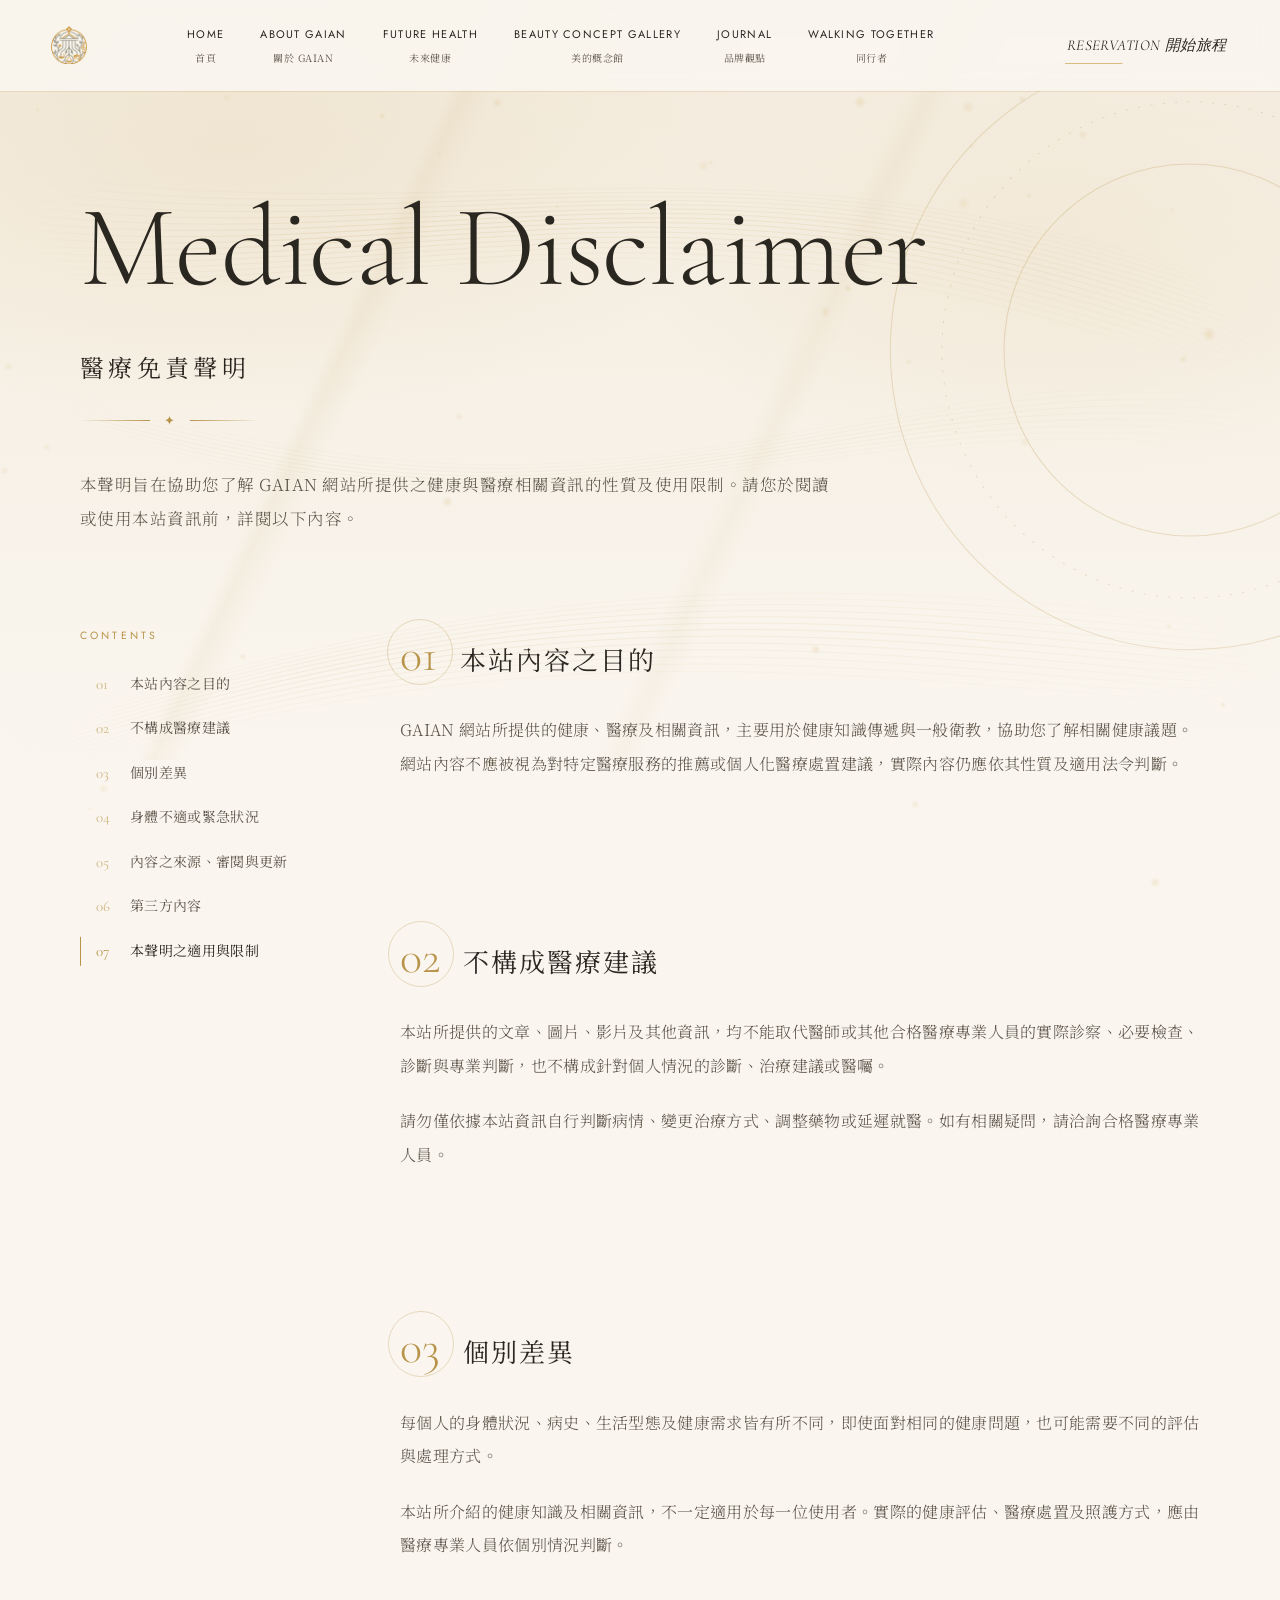
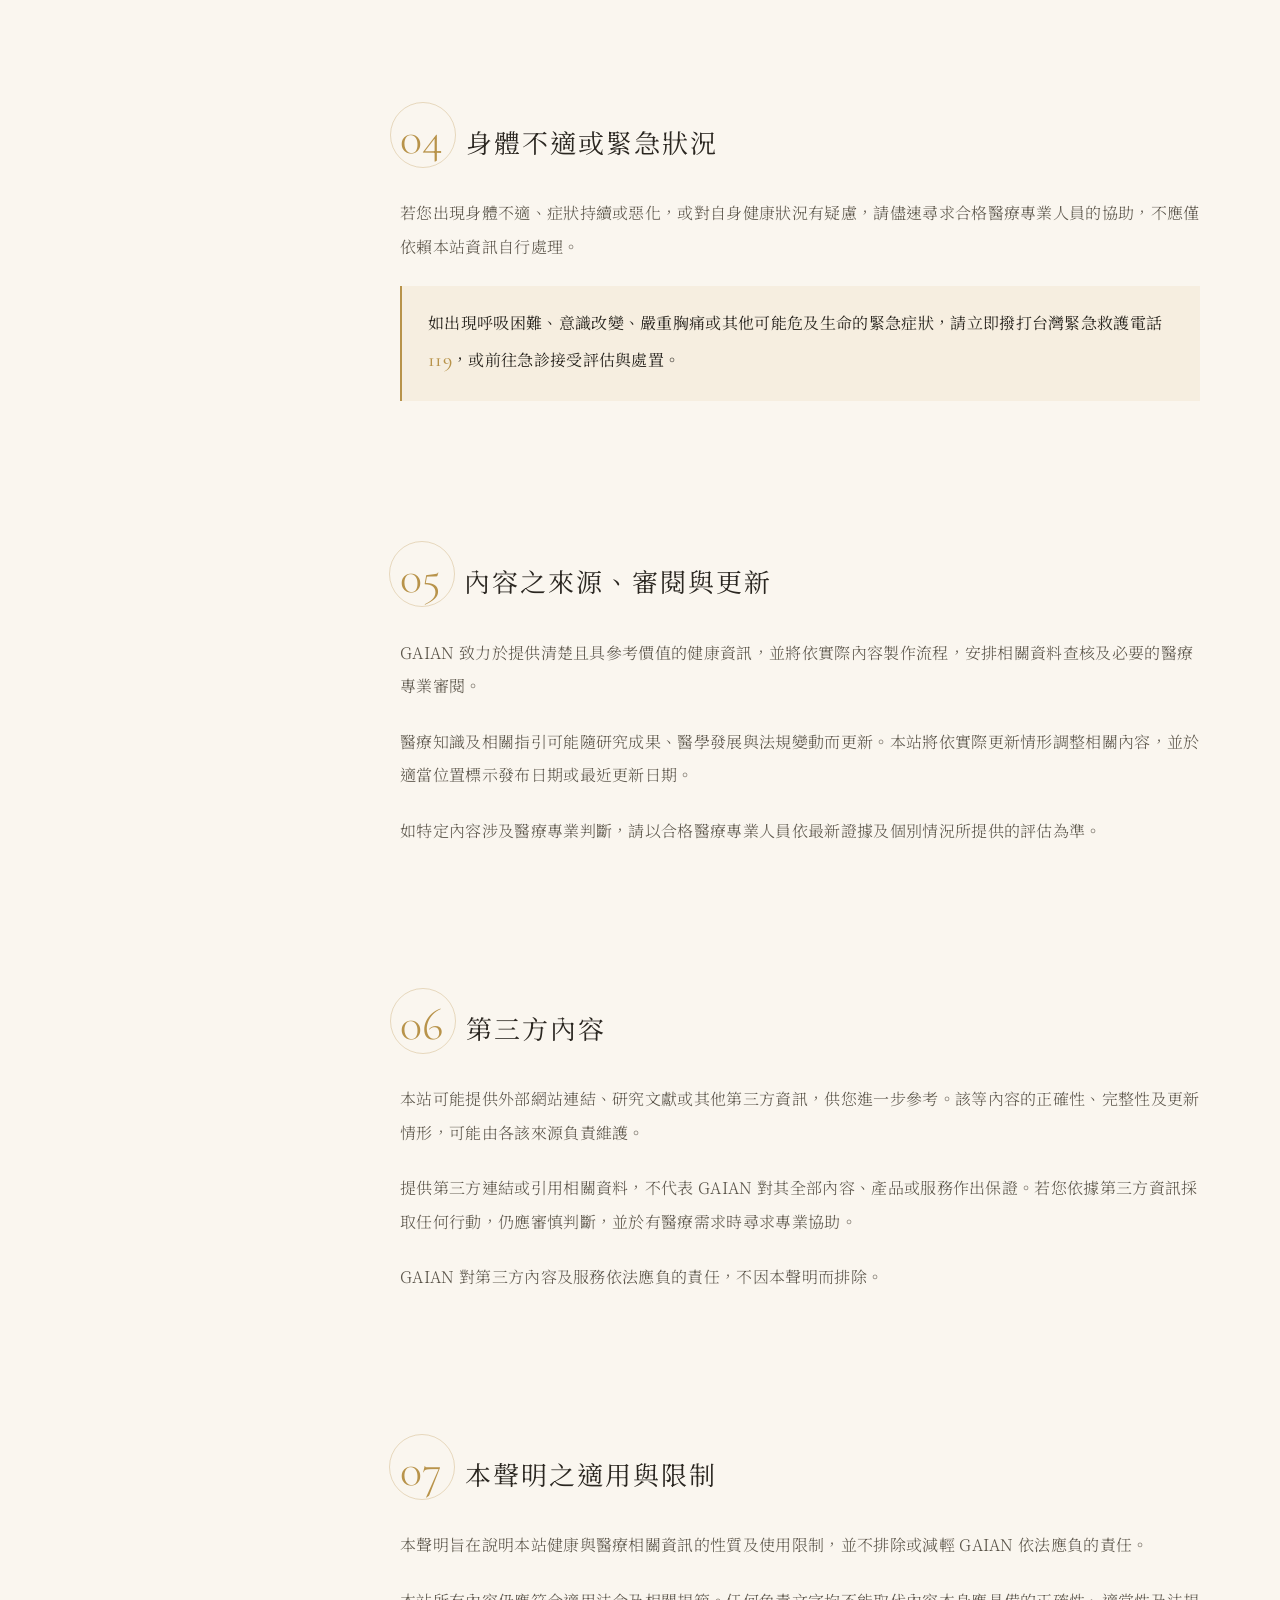
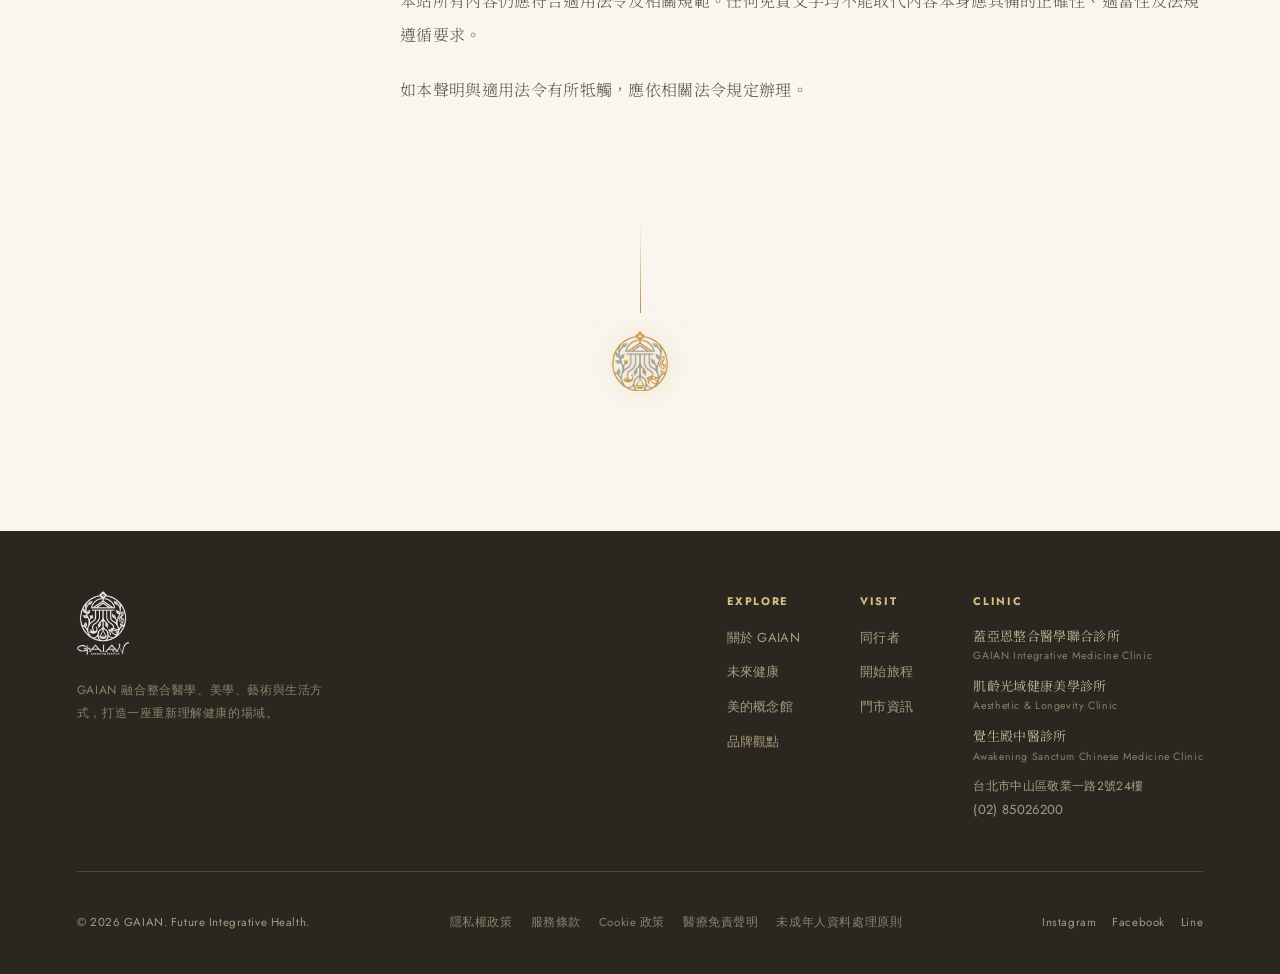
<file: medical-disclaimer.html>
<!DOCTYPE html>
<html lang="zh-Hant" class="has-aura">
<head>
<meta charset="UTF-8">
<meta name="viewport" content="width=device-width, initial-scale=1.0">
<!-- 草稿階段一律 noindex：這一行在法務定稿並經核准前不得移除。 -->
<meta name="robots" content="noindex,nofollow">
<title>醫療免責聲明 | GAIAN</title>
<link rel="icon" type="image/png" sizes="32x32" href="images/shared/favicon-32.png">
<link rel="icon" type="image/png" sizes="192x192" href="images/shared/favicon-192.png">
<link rel="apple-touch-icon" sizes="180x180" href="images/shared/apple-touch-icon.png">
<link rel="preconnect" href="https://fonts.googleapis.com">
<link rel="preconnect" href="https://fonts.gstatic.com" crossorigin>
<link href="https://fonts.googleapis.com/css2?family=Cormorant+Garamond:ital,wght@0,300;0,400;0,500;1,400&family=Noto+Serif+TC:wght@300;400;500;600&family=Jost:wght@300;400;500&display=swap" rel="stylesheet">
<link rel="stylesheet" href="css/style.css">
<link rel="stylesheet" href="css/motion.css">
<link rel="stylesheet" href="css/legal.css">
</head>
<body class="page-legal">

<!--
  醫療免責聲明｜條文草稿（2026-10-18 依品牌方提供之文字填入前言與七節內容，版型同 cookie-policy.html）
  Status：Draft — 待法務＋醫療端審閱。**不是**可上線版本。
  依品牌方要求不在頁面上顯示草稿提示與 Status 列；noindex 仍保留。
  第四節的緊急狀況段落以金線註記強調，119 加上撥號連結（未改動文字）。

  權限依據：WEBSITE_MEMO.md §01 B（LEVEL 3）。條文文字由品牌方提供，Claude 僅負責排版，未增刪任何條文。
  負責：法務＋醫療端
  完成後應執行：移除 noindex、更新 WEBSITE_MEMO.md §01 B 狀態、同步更新 PROJECT_STATUS.md §15A。
-->

<nav class="nav" id="mainNav" data-solid="true"></nav>

<!-- 全頁連貫背景：金色絲帶流光＋柔焦光暈（js/aura.js，與其他分頁同一套） -->
<canvas class="gl-aura" aria-hidden="true"></canvas>

<section class="section legal-page lg-page">
  <div class="mo-rings" aria-hidden="true"><svg viewBox="0 0 600 600"><circle cx="300" cy="300" r="290"/><circle cx="300" cy="300" r="240" stroke-dasharray="2 10"/><circle cx="300" cy="300" r="180"/></svg></div>
  <header class="lg-hero">
    <p class="lg-en" aria-hidden="true"><span>Medical</span> <span>Disclaimer</span></p>
    <h1 class="lg-title">醫療免責聲明</h1>
    <span class="lg-orn" aria-hidden="true"><i></i><b>✦</b><i></i></span>
    <p class="lg-intro">本聲明旨在協助您了解 GAIAN 網站所提供之健康與醫療相關資訊的性質及使用限制。請您於閱讀或使用本站資訊前，詳閱以下內容。</p>
  </header>


  <div class="lg-layout">
    <nav class="lg-toc" aria-label="本頁目錄">
      <p class="lg-toc-k">Contents</p>
      <a href="#sec-1"><span>01</span>本站內容之目的</a>
      <a href="#sec-2"><span>02</span>不構成醫療建議</a>
      <a href="#sec-3"><span>03</span>個別差異</a>
      <a href="#sec-4"><span>04</span>身體不適或緊急狀況</a>
      <a href="#sec-5"><span>05</span>內容之來源、審閱與更新</a>
      <a href="#sec-6"><span>06</span>第三方內容</a>
      <a href="#sec-7"><span>07</span>本聲明之適用與限制</a>
    </nav>
    <div class="lg-main">
    <article class="lg-sec" id="sec-1">
      <div class="lg-sec-head"><span class="lg-num">01</span><h2>本站內容之目的</h2></div>
      <div class="lg-body">
        <p>GAIAN 網站所提供的健康、醫療及相關資訊，主要用於健康知識傳遞與一般衛教，協助您了解相關健康議題。網站內容不應被視為對特定醫療服務的推薦或個人化醫療處置建議，實際內容仍應依其性質及適用法令判斷。</p>
      </div>
    </article>
    <span class="lg-rule" aria-hidden="true"></span>
    <article class="lg-sec" id="sec-2">
      <div class="lg-sec-head"><span class="lg-num">02</span><h2>不構成醫療建議</h2></div>
      <div class="lg-body">
        <p>本站所提供的文章、圖片、影片及其他資訊，均不能取代醫師或其他合格醫療專業人員的實際診察、必要檢查、診斷與專業判斷，也不構成針對個人情況的診斷、治療建議或醫囑。</p>
        <p>請勿僅依據本站資訊自行判斷病情、變更治療方式、調整藥物或延遲就醫。如有相關疑問，請洽詢合格醫療專業人員。</p>
      </div>
    </article>
    <span class="lg-rule" aria-hidden="true"></span>
    <article class="lg-sec" id="sec-3">
      <div class="lg-sec-head"><span class="lg-num">03</span><h2>個別差異</h2></div>
      <div class="lg-body">
        <p>每個人的身體狀況、病史、生活型態及健康需求皆有所不同，即使面對相同的健康問題，也可能需要不同的評估與處理方式。</p>
        <p>本站所介紹的健康知識及相關資訊，不一定適用於每一位使用者。實際的健康評估、醫療處置及照護方式，應由醫療專業人員依個別情況判斷。</p>
      </div>
    </article>
    <span class="lg-rule" aria-hidden="true"></span>
    <article class="lg-sec" id="sec-4">
      <div class="lg-sec-head"><span class="lg-num">04</span><h2>身體不適或緊急狀況</h2></div>
      <div class="lg-body">
        <p>若您出現身體不適、症狀持續或惡化，或對自身健康狀況有疑慮，請儘速尋求合格醫療專業人員的協助，不應僅依賴本站資訊自行處理。</p>
        <p class="lg-note">如出現呼吸困難、意識改變、嚴重胸痛或其他可能危及生命的緊急症狀，請立即撥打台灣緊急救護電話 <a href="tel:119">119</a>，或前往急診接受評估與處置。</p>
      </div>
    </article>
    <span class="lg-rule" aria-hidden="true"></span>
    <article class="lg-sec" id="sec-5">
      <div class="lg-sec-head"><span class="lg-num">05</span><h2>內容之來源、審閱與更新</h2></div>
      <div class="lg-body">
        <p>GAIAN 致力於提供清楚且具參考價值的健康資訊，並將依實際內容製作流程，安排相關資料查核及必要的醫療專業審閱。</p>
        <p>醫療知識及相關指引可能隨研究成果、醫學發展與法規變動而更新。本站將依實際更新情形調整相關內容，並於適當位置標示發布日期或最近更新日期。</p>
        <p>如特定內容涉及醫療專業判斷，請以合格醫療專業人員依最新證據及個別情況所提供的評估為準。</p>
      </div>
    </article>
    <span class="lg-rule" aria-hidden="true"></span>
    <article class="lg-sec" id="sec-6">
      <div class="lg-sec-head"><span class="lg-num">06</span><h2>第三方內容</h2></div>
      <div class="lg-body">
        <p>本站可能提供外部網站連結、研究文獻或其他第三方資訊，供您進一步參考。該等內容的正確性、完整性及更新情形，可能由各該來源負責維護。</p>
        <p>提供第三方連結或引用相關資料，不代表 GAIAN 對其全部內容、產品或服務作出保證。若您依據第三方資訊採取任何行動，仍應審慎判斷，並於有醫療需求時尋求專業協助。</p>
        <p>GAIAN 對第三方內容及服務依法應負的責任，不因本聲明而排除。</p>
      </div>
    </article>
    <span class="lg-rule" aria-hidden="true"></span>
    <article class="lg-sec" id="sec-7">
      <div class="lg-sec-head"><span class="lg-num">07</span><h2>本聲明之適用與限制</h2></div>
      <div class="lg-body">
        <p>本聲明旨在說明本站健康與醫療相關資訊的性質及使用限制，並不排除或減輕 GAIAN 依法應負的責任。</p>
        <p>本站所有內容仍應符合適用法令及相關規範。任何免責文字均不能取代內容本身應具備的正確性、適當性及法規遵循要求。</p>
        <p>如本聲明與適用法令有所牴觸，應依相關法令規定辦理。</p>
      </div>
    </article>
    </div>
  </div>
  <div class="lg-end" aria-hidden="true"><span class="lg-end-line"></span><img src="images/shared/logo-icon.png" alt=""></div>
</section>

<!-- 瀏覽時左下角的點綴：緩慢旋轉的金圈 -->
<div class="lg-float" aria-hidden="true">
  <svg class="lg-float-ring" viewBox="0 0 600 600"><circle cx="300" cy="300" r="290"/><circle cx="300" cy="300" r="240" stroke-dasharray="2 10"/><circle cx="300" cy="300" r="180"/></svg>
</div>

<footer>
  <div class="footer-top">
    <div class="logo-row">
      <img src="images/shared/logo.png" alt="GAIAN">
      <p>GAIAN 融合整合醫學、美學、藝術與生活方式，打造一座重新理解健康的場域。</p>
    </div>
    <div class="footer-links">
      <div class="footer-col"><b>Explore</b><a href="about.html">關於 GAIAN</a><a href="future-health.html">未來健康</a><a href="gallery.html">美的概念館</a><a href="journal.html">品牌觀點</a></div>
      <div class="footer-col"><b>Visit</b><a href="walking-together.html">同行者</a><a href="contact.html">開始旅程</a><a href="contact.html#location">門市資訊</a></div>
      <div class="footer-col footer-clinic">
        <b>Clinic</b>
        <p class="clinic-name">蓋亞恩整合醫學聯合診所<span>GAIAN Integrative Medicine Clinic</span></p>
        <p class="clinic-name">肌齡光域健康美學診所<span>Aesthetic &amp; Longevity Clinic</span></p>
        <p class="clinic-name">覺生殿中醫診所<span>Awakening Sanctum Chinese Medicine Clinic</span></p>
        <p class="clinic-meta">台北市中山區敬業一路2號24樓</p>
        <p class="clinic-meta"><a href="tel:+886285026200">(02) 85026200</a></p>
      </div>
    </div>
  </div>
  <div class="footer-bottom">
    <p>&copy; 2026 GAIAN. Future Integrative Health.</p>
    <div class="footer-legal">
      <a href="privacy.html">隱私權政策</a>
      <a href="terms.html">服務條款</a>
      <a href="cookie-policy.html">Cookie 政策</a>
      <a href="medical-disclaimer.html">醫療免責聲明</a>
      <a href="minors-policy.html">未成年人資料處理原則</a>
    </div>
    <div class="footer-social"><a href="#">Instagram</a><a href="#">Facebook</a><a href="#">Line</a></div>
  </div>
</footer>
<script src="js/nav-data.js"></script>
<script src="js/nav.js"></script>
<script src="js/legal.js"></script>
<script src="js/aura.js"></script>

</body>
</html>
</file>
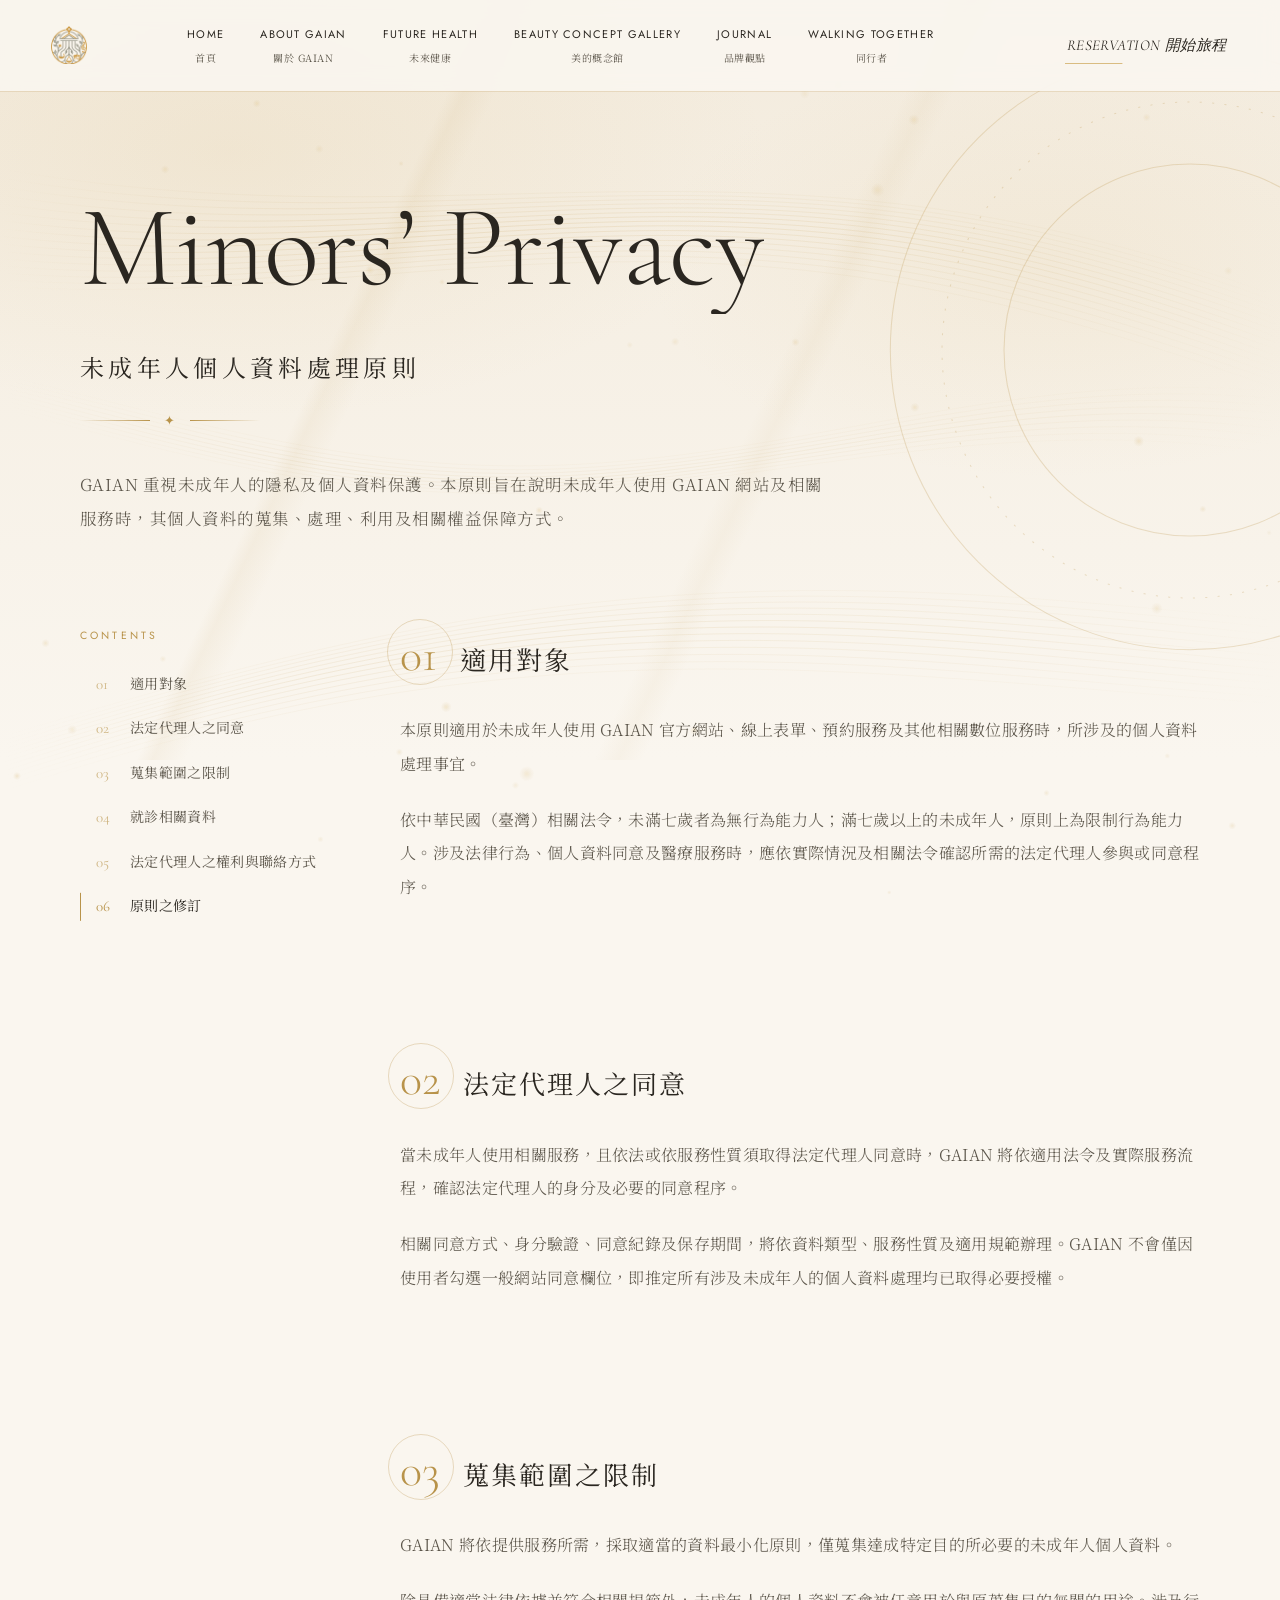
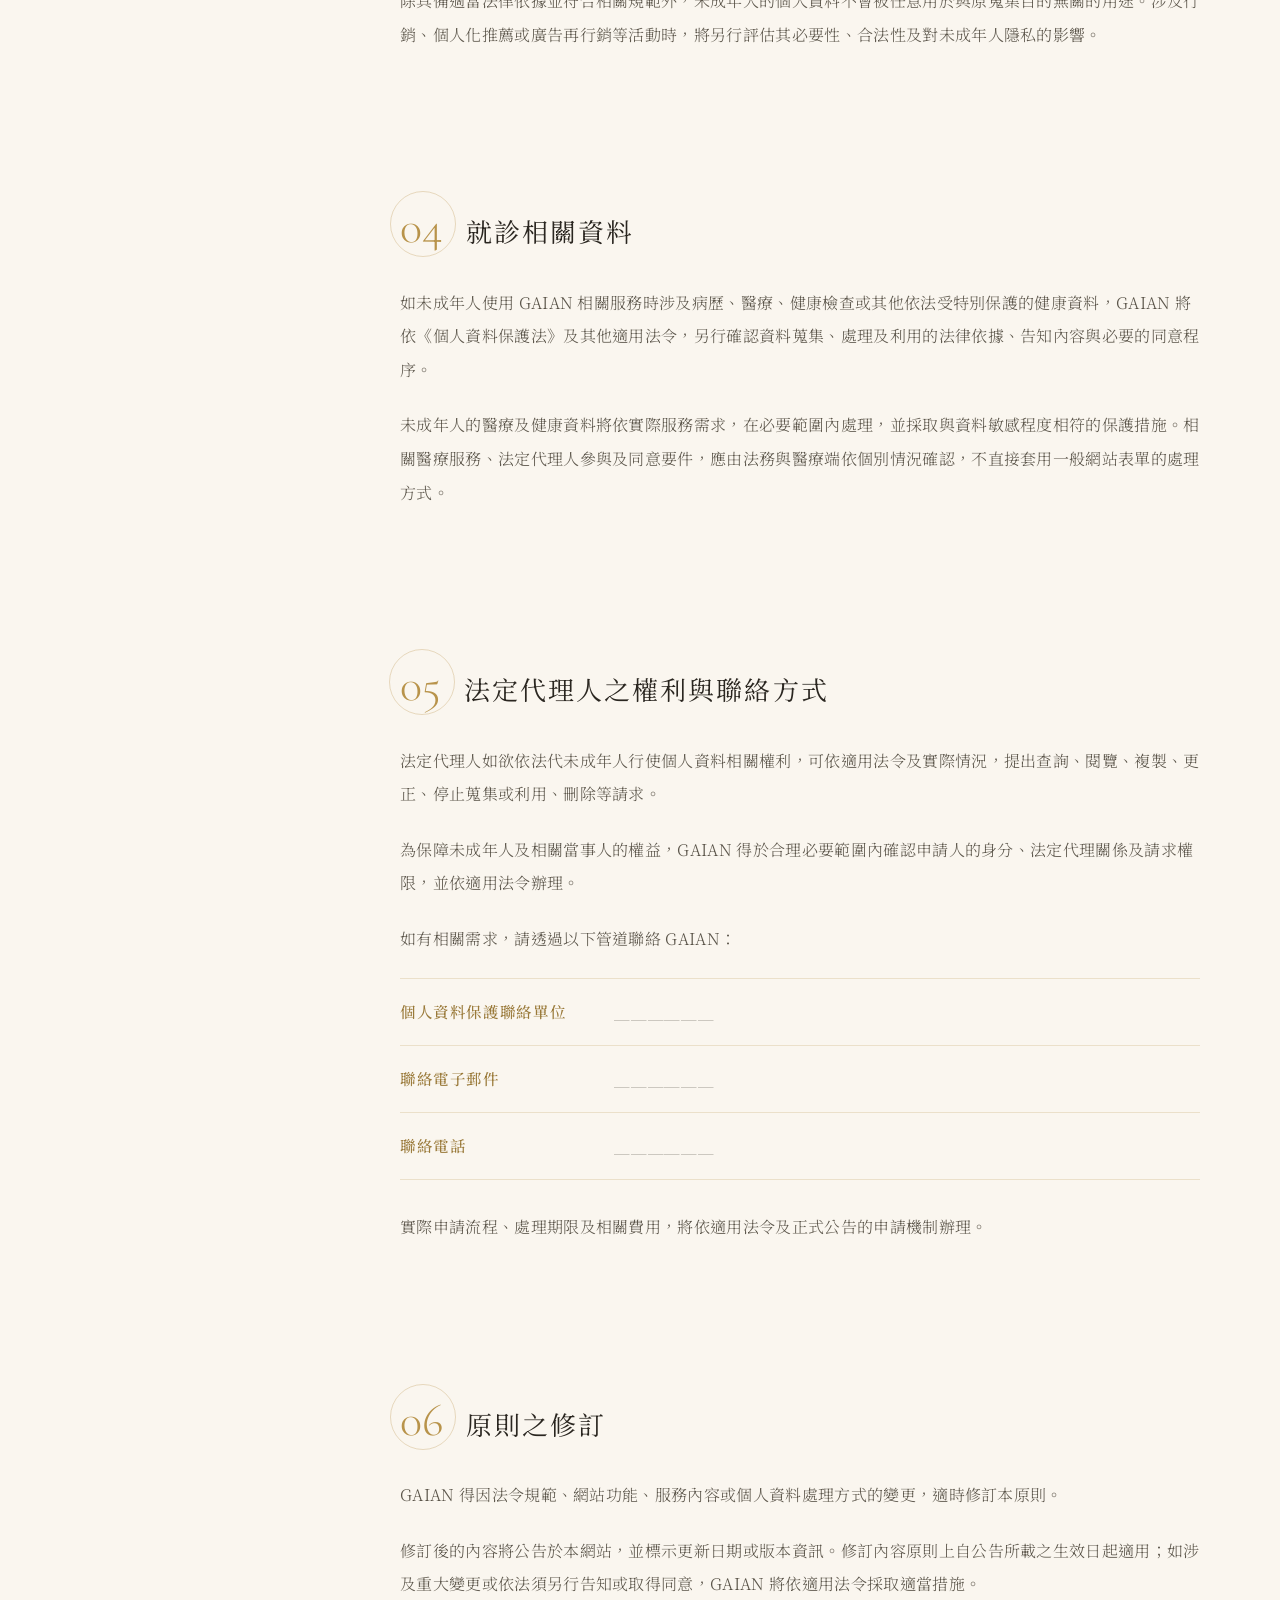
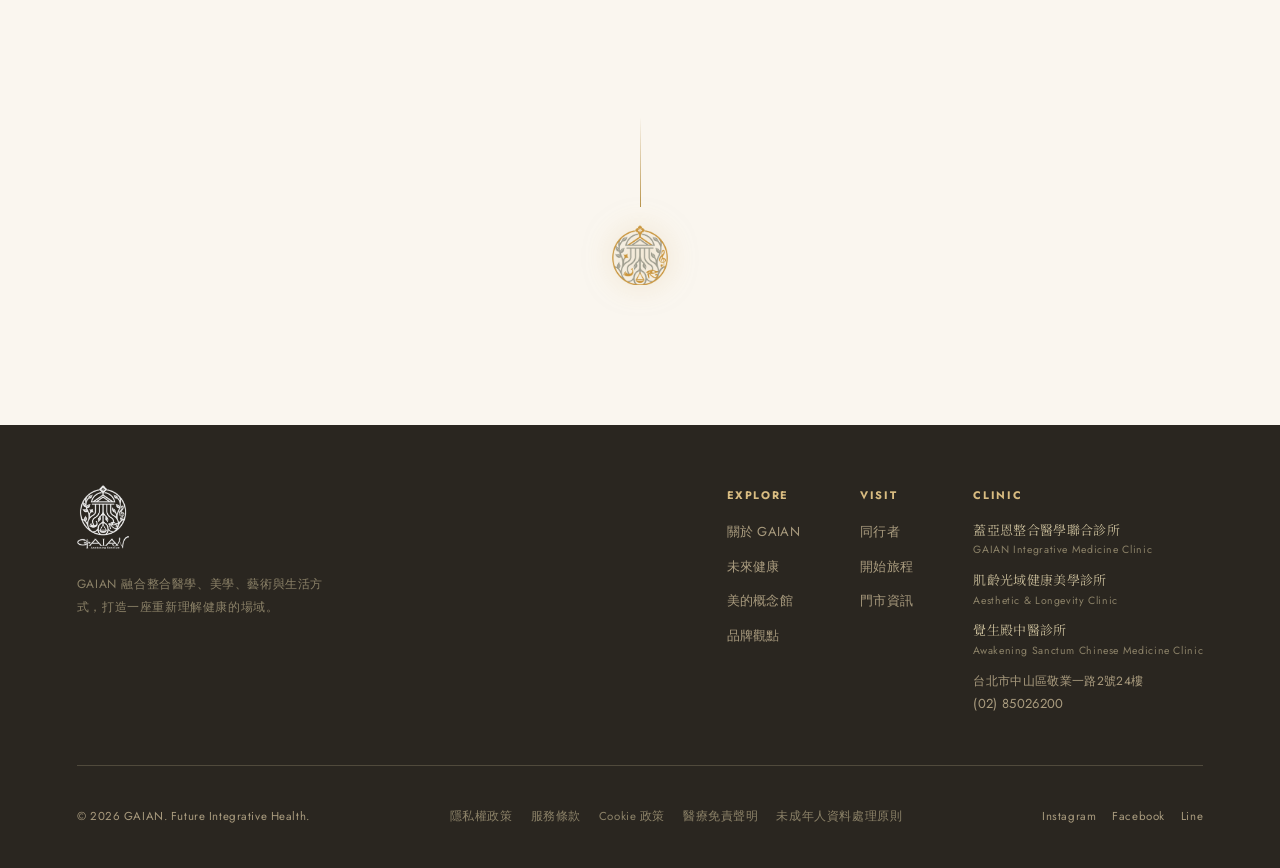
<file: minors-policy.html>
<!DOCTYPE html>
<html lang="zh-Hant" class="has-aura">
<head>
<meta charset="UTF-8">
<meta name="viewport" content="width=device-width, initial-scale=1.0">
<!-- 草稿階段一律 noindex：這一行在法務定稿並經核准前不得移除。 -->
<meta name="robots" content="noindex,nofollow">
<title>未成年人個人資料處理原則 | GAIAN</title>
<link rel="icon" type="image/png" sizes="32x32" href="images/shared/favicon-32.png">
<link rel="icon" type="image/png" sizes="192x192" href="images/shared/favicon-192.png">
<link rel="apple-touch-icon" sizes="180x180" href="images/shared/apple-touch-icon.png">
<link rel="preconnect" href="https://fonts.googleapis.com">
<link rel="preconnect" href="https://fonts.gstatic.com" crossorigin>
<link href="https://fonts.googleapis.com/css2?family=Cormorant+Garamond:ital,wght@0,300;0,400;0,500;1,400&family=Noto+Serif+TC:wght@300;400;500;600&family=Jost:wght@300;400;500&display=swap" rel="stylesheet">
<link rel="stylesheet" href="css/style.css">
<link rel="stylesheet" href="css/motion.css">
<link rel="stylesheet" href="css/legal.css">
</head>
<body class="page-legal">

<!--
  未成年人個人資料處理原則｜條文草稿（2026-10-18 依品牌方提供之文字填入前言與六節內容，版型同 cookie-policy.html）
  Status：Draft — 待法務＋醫療端審閱。**不是**可上線版本。
  依品牌方要求不在頁面上顯示草稿提示與 Status 列；noindex 仍保留。
  注意：第五節聯絡窗口三個欄位仍為空白（＿＿＿＿＿＿），上線前必須填入正式資料。

  權限依據：WEBSITE_MEMO.md §01 B（LEVEL 3）。條文文字由品牌方提供，Claude 僅負責排版，未增刪任何條文。
  完成後應執行：移除 noindex、更新 WEBSITE_MEMO.md §01 B 狀態、同步更新 PROJECT_STATUS.md §15A。
-->

<nav class="nav" id="mainNav" data-solid="true"></nav>

<!-- 全頁連貫背景：金色絲帶流光＋柔焦光暈（js/aura.js，與其他分頁同一套） -->
<canvas class="gl-aura" aria-hidden="true"></canvas>

<section class="section legal-page lg-page">
  <div class="mo-rings" aria-hidden="true"><svg viewBox="0 0 600 600"><circle cx="300" cy="300" r="290"/><circle cx="300" cy="300" r="240" stroke-dasharray="2 10"/><circle cx="300" cy="300" r="180"/></svg></div>
  <header class="lg-hero">
    <p class="lg-en" aria-hidden="true"><span>Minors’</span> <span>Privacy</span></p>
    <h1 class="lg-title">未成年人個人資料處理原則</h1>
    <span class="lg-orn" aria-hidden="true"><i></i><b>✦</b><i></i></span>
    <p class="lg-intro">GAIAN 重視未成年人的隱私及個人資料保護。本原則旨在說明未成年人使用 GAIAN 網站及相關服務時，其個人資料的蒐集、處理、利用及相關權益保障方式。</p>
  </header>


  <div class="lg-layout">
    <nav class="lg-toc" aria-label="本頁目錄">
      <p class="lg-toc-k">Contents</p>
      <a href="#sec-1"><span>01</span>適用對象</a>
      <a href="#sec-2"><span>02</span>法定代理人之同意</a>
      <a href="#sec-3"><span>03</span>蒐集範圍之限制</a>
      <a href="#sec-4"><span>04</span>就診相關資料</a>
      <a href="#sec-5"><span>05</span>法定代理人之權利與聯絡方式</a>
      <a href="#sec-6"><span>06</span>原則之修訂</a>
    </nav>
    <div class="lg-main">
    <article class="lg-sec" id="sec-1">
      <div class="lg-sec-head"><span class="lg-num">01</span><h2>適用對象</h2></div>
      <div class="lg-body">
        <p>本原則適用於未成年人使用 GAIAN 官方網站、線上表單、預約服務及其他相關數位服務時，所涉及的個人資料處理事宜。</p>
        <p>依中華民國（臺灣）相關法令，未滿七歲者為無行為能力人；滿七歲以上的未成年人，原則上為限制行為能力人。涉及法律行為、個人資料同意及醫療服務時，應依實際情況及相關法令確認所需的法定代理人參與或同意程序。</p>
      </div>
    </article>
    <span class="lg-rule" aria-hidden="true"></span>
    <article class="lg-sec" id="sec-2">
      <div class="lg-sec-head"><span class="lg-num">02</span><h2>法定代理人之同意</h2></div>
      <div class="lg-body">
        <p>當未成年人使用相關服務，且依法或依服務性質須取得法定代理人同意時，GAIAN 將依適用法令及實際服務流程，確認法定代理人的身分及必要的同意程序。</p>
        <p>相關同意方式、身分驗證、同意紀錄及保存期間，將依資料類型、服務性質及適用規範辦理。GAIAN 不會僅因使用者勾選一般網站同意欄位，即推定所有涉及未成年人的個人資料處理均已取得必要授權。</p>
      </div>
    </article>
    <span class="lg-rule" aria-hidden="true"></span>
    <article class="lg-sec" id="sec-3">
      <div class="lg-sec-head"><span class="lg-num">03</span><h2>蒐集範圍之限制</h2></div>
      <div class="lg-body">
        <p>GAIAN 將依提供服務所需，採取適當的資料最小化原則，僅蒐集達成特定目的所必要的未成年人個人資料。</p>
        <p>除具備適當法律依據並符合相關規範外，未成年人的個人資料不會被任意用於與原蒐集目的無關的用途。涉及行銷、個人化推薦或廣告再行銷等活動時，將另行評估其必要性、合法性及對未成年人隱私的影響。</p>
      </div>
    </article>
    <span class="lg-rule" aria-hidden="true"></span>
    <article class="lg-sec" id="sec-4">
      <div class="lg-sec-head"><span class="lg-num">04</span><h2>就診相關資料</h2></div>
      <div class="lg-body">
        <p>如未成年人使用 GAIAN 相關服務時涉及病歷、醫療、健康檢查或其他依法受特別保護的健康資料，GAIAN 將依《個人資料保護法》及其他適用法令，另行確認資料蒐集、處理及利用的法律依據、告知內容與必要的同意程序。</p>
        <p>未成年人的醫療及健康資料將依實際服務需求，在必要範圍內處理，並採取與資料敏感程度相符的保護措施。相關醫療服務、法定代理人參與及同意要件，應由法務與醫療端依個別情況確認，不直接套用一般網站表單的處理方式。</p>
      </div>
    </article>
    <span class="lg-rule" aria-hidden="true"></span>
    <article class="lg-sec" id="sec-5">
      <div class="lg-sec-head"><span class="lg-num">05</span><h2>法定代理人之權利與聯絡方式</h2></div>
      <div class="lg-body">
        <p>法定代理人如欲依法代未成年人行使個人資料相關權利，可依適用法令及實際情況，提出查詢、閱覽、複製、更正、停止蒐集或利用、刪除等請求。</p>
        <p>為保障未成年人及相關當事人的權益，GAIAN 得於合理必要範圍內確認申請人的身分、法定代理關係及請求權限，並依適用法令辦理。</p>
        <p>如有相關需求，請透過以下管道聯絡 GAIAN：</p>
        <dl class="lg-terms">
          <div><dt>個人資料保護聯絡單位</dt><dd><span class="lg-blank">＿＿＿＿＿＿</span></dd></div>
          <div><dt>聯絡電子郵件</dt><dd><span class="lg-blank">＿＿＿＿＿＿</span></dd></div>
          <div><dt>聯絡電話</dt><dd><span class="lg-blank">＿＿＿＿＿＿</span></dd></div>
        </dl>
        <p>實際申請流程、處理期限及相關費用，將依適用法令及正式公告的申請機制辦理。</p>
      </div>
    </article>
    <span class="lg-rule" aria-hidden="true"></span>
    <article class="lg-sec" id="sec-6">
      <div class="lg-sec-head"><span class="lg-num">06</span><h2>原則之修訂</h2></div>
      <div class="lg-body">
        <p>GAIAN 得因法令規範、網站功能、服務內容或個人資料處理方式的變更，適時修訂本原則。</p>
        <p>修訂後的內容將公告於本網站，並標示更新日期或版本資訊。修訂內容原則上自公告所載之生效日起適用；如涉及重大變更或依法須另行告知或取得同意，GAIAN 將依適用法令採取適當措施。</p>
      </div>
    </article>
    </div>
  </div>
  <div class="lg-end" aria-hidden="true"><span class="lg-end-line"></span><img src="images/shared/logo-icon.png" alt=""></div>
</section>

<!-- 瀏覽時左下角的點綴：緩慢旋轉的金圈 -->
<div class="lg-float" aria-hidden="true">
  <svg class="lg-float-ring" viewBox="0 0 600 600"><circle cx="300" cy="300" r="290"/><circle cx="300" cy="300" r="240" stroke-dasharray="2 10"/><circle cx="300" cy="300" r="180"/></svg>
</div>

<footer>
  <div class="footer-top">
    <div class="logo-row">
      <img src="images/shared/logo.png" alt="GAIAN">
      <p>GAIAN 融合整合醫學、美學、藝術與生活方式，打造一座重新理解健康的場域。</p>
    </div>
    <div class="footer-links">
      <div class="footer-col"><b>Explore</b><a href="about.html">關於 GAIAN</a><a href="future-health.html">未來健康</a><a href="gallery.html">美的概念館</a><a href="journal.html">品牌觀點</a></div>
      <div class="footer-col"><b>Visit</b><a href="walking-together.html">同行者</a><a href="contact.html">開始旅程</a><a href="contact.html#location">門市資訊</a></div>
      <div class="footer-col footer-clinic">
        <b>Clinic</b>
        <p class="clinic-name">蓋亞恩整合醫學聯合診所<span>GAIAN Integrative Medicine Clinic</span></p>
        <p class="clinic-name">肌齡光域健康美學診所<span>Aesthetic &amp; Longevity Clinic</span></p>
        <p class="clinic-name">覺生殿中醫診所<span>Awakening Sanctum Chinese Medicine Clinic</span></p>
        <p class="clinic-meta">台北市中山區敬業一路2號24樓</p>
        <p class="clinic-meta"><a href="tel:+886285026200">(02) 85026200</a></p>
      </div>
    </div>
  </div>
  <div class="footer-bottom">
    <p>&copy; 2026 GAIAN. Future Integrative Health.</p>
    <div class="footer-legal">
      <a href="privacy.html">隱私權政策</a>
      <a href="terms.html">服務條款</a>
      <a href="cookie-policy.html">Cookie 政策</a>
      <a href="medical-disclaimer.html">醫療免責聲明</a>
      <a href="minors-policy.html">未成年人資料處理原則</a>
    </div>
    <div class="footer-social"><a href="#">Instagram</a><a href="#">Facebook</a><a href="#">Line</a></div>
  </div>
</footer>
<script src="js/nav-data.js"></script>
<script src="js/nav.js"></script>
<script src="js/legal.js"></script>
<script src="js/aura.js"></script>

</body>
</html>
</file>
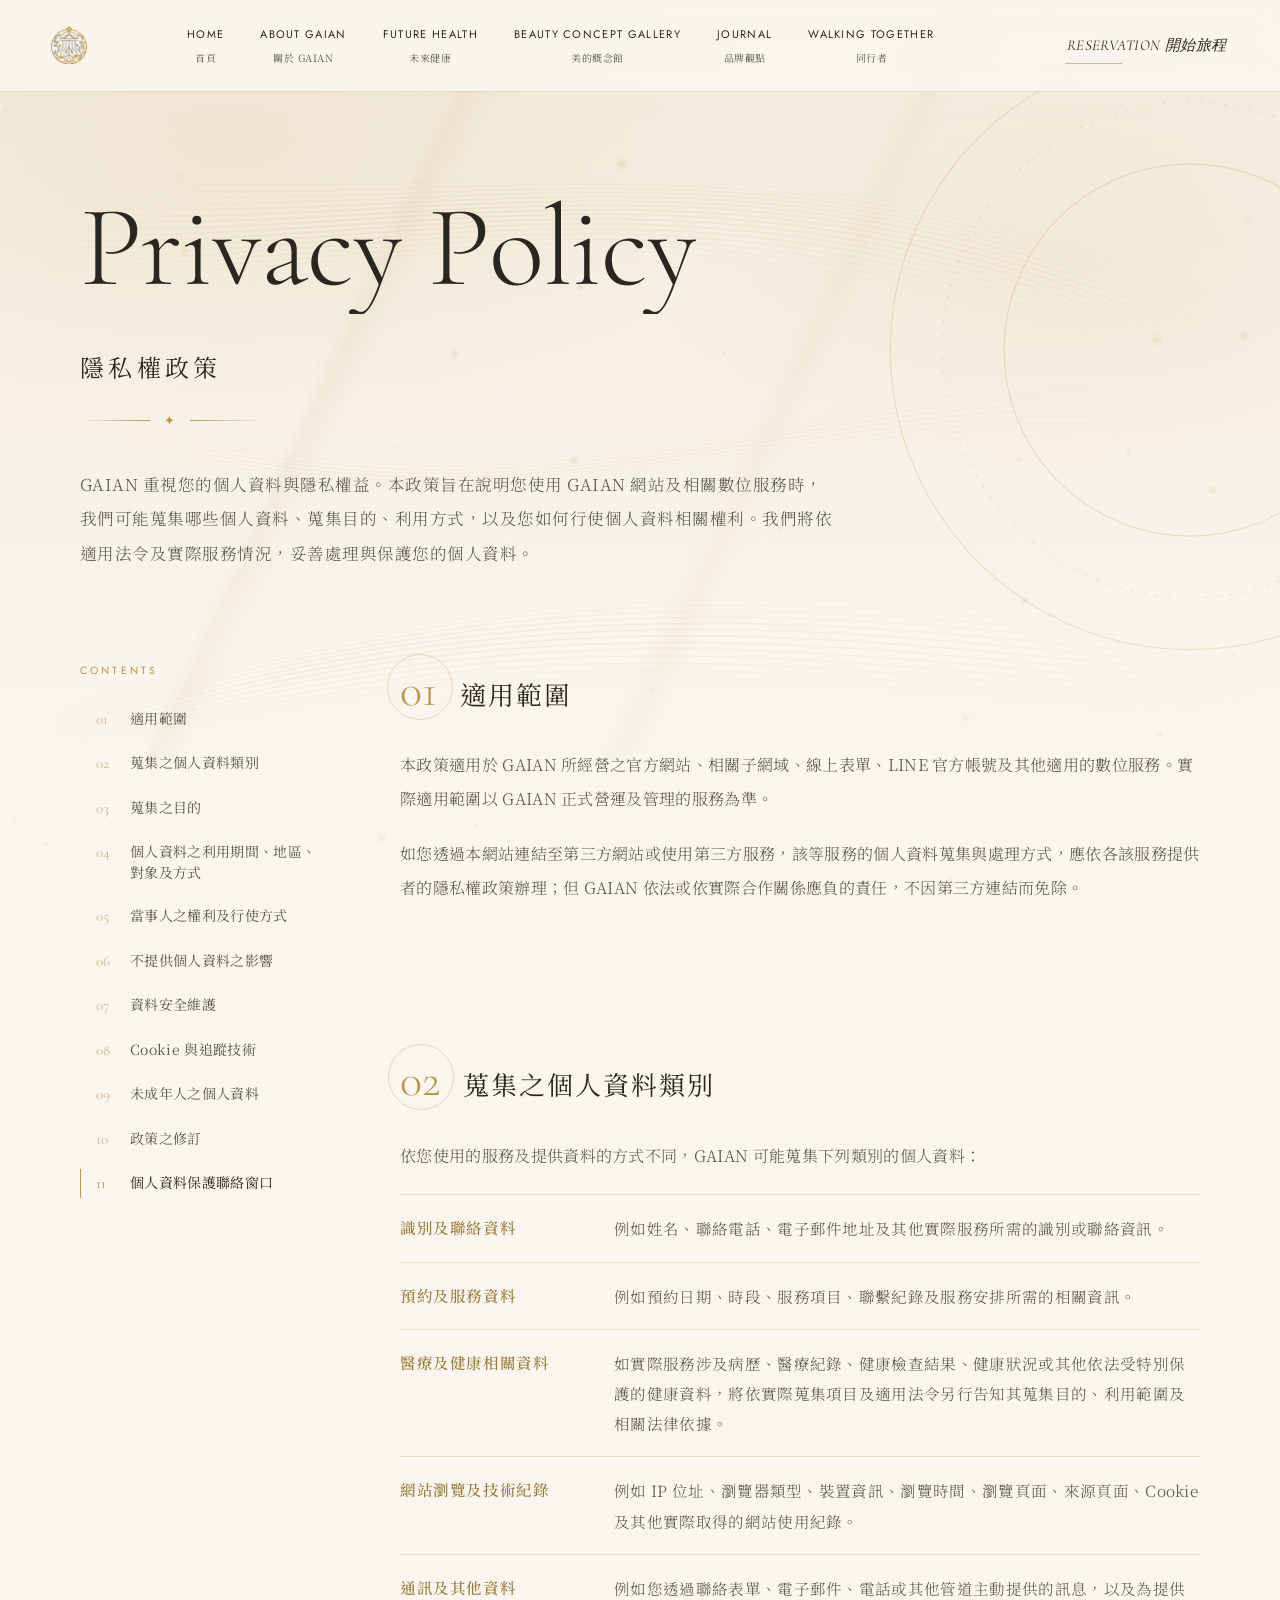
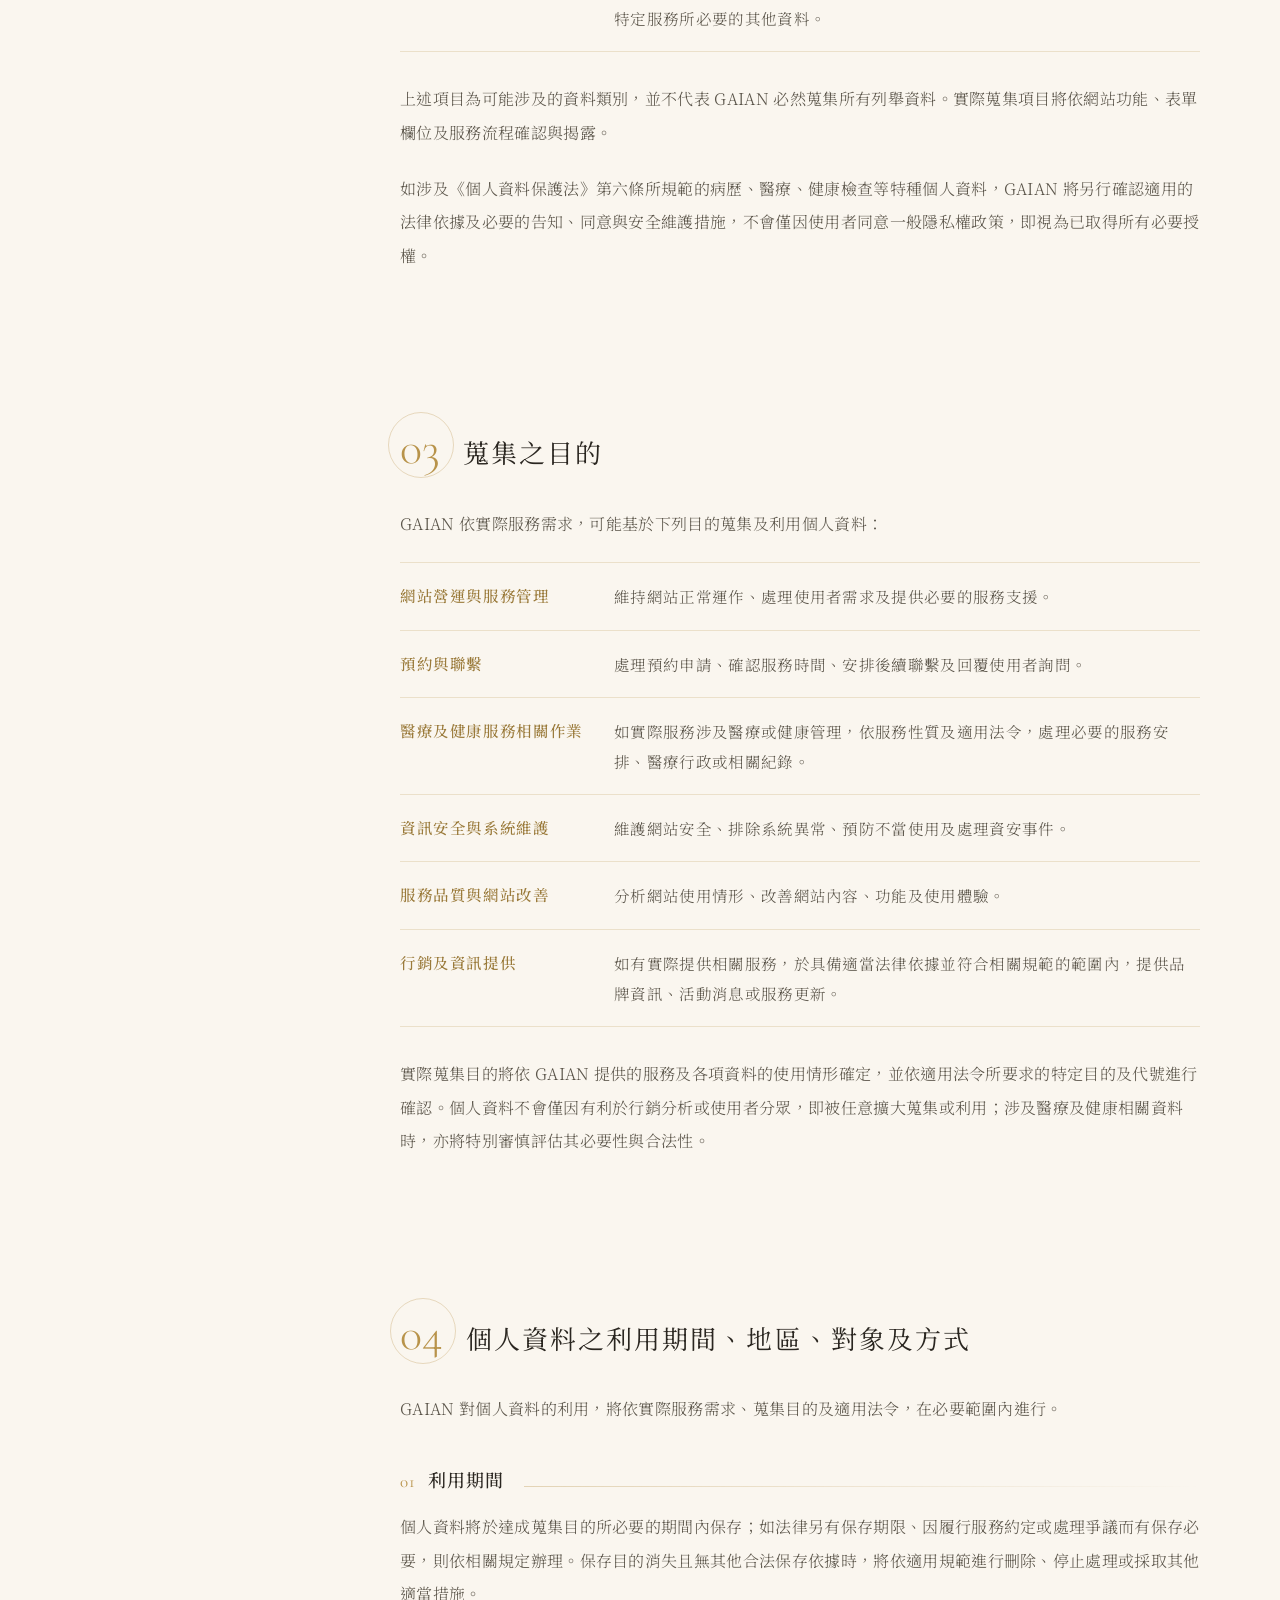
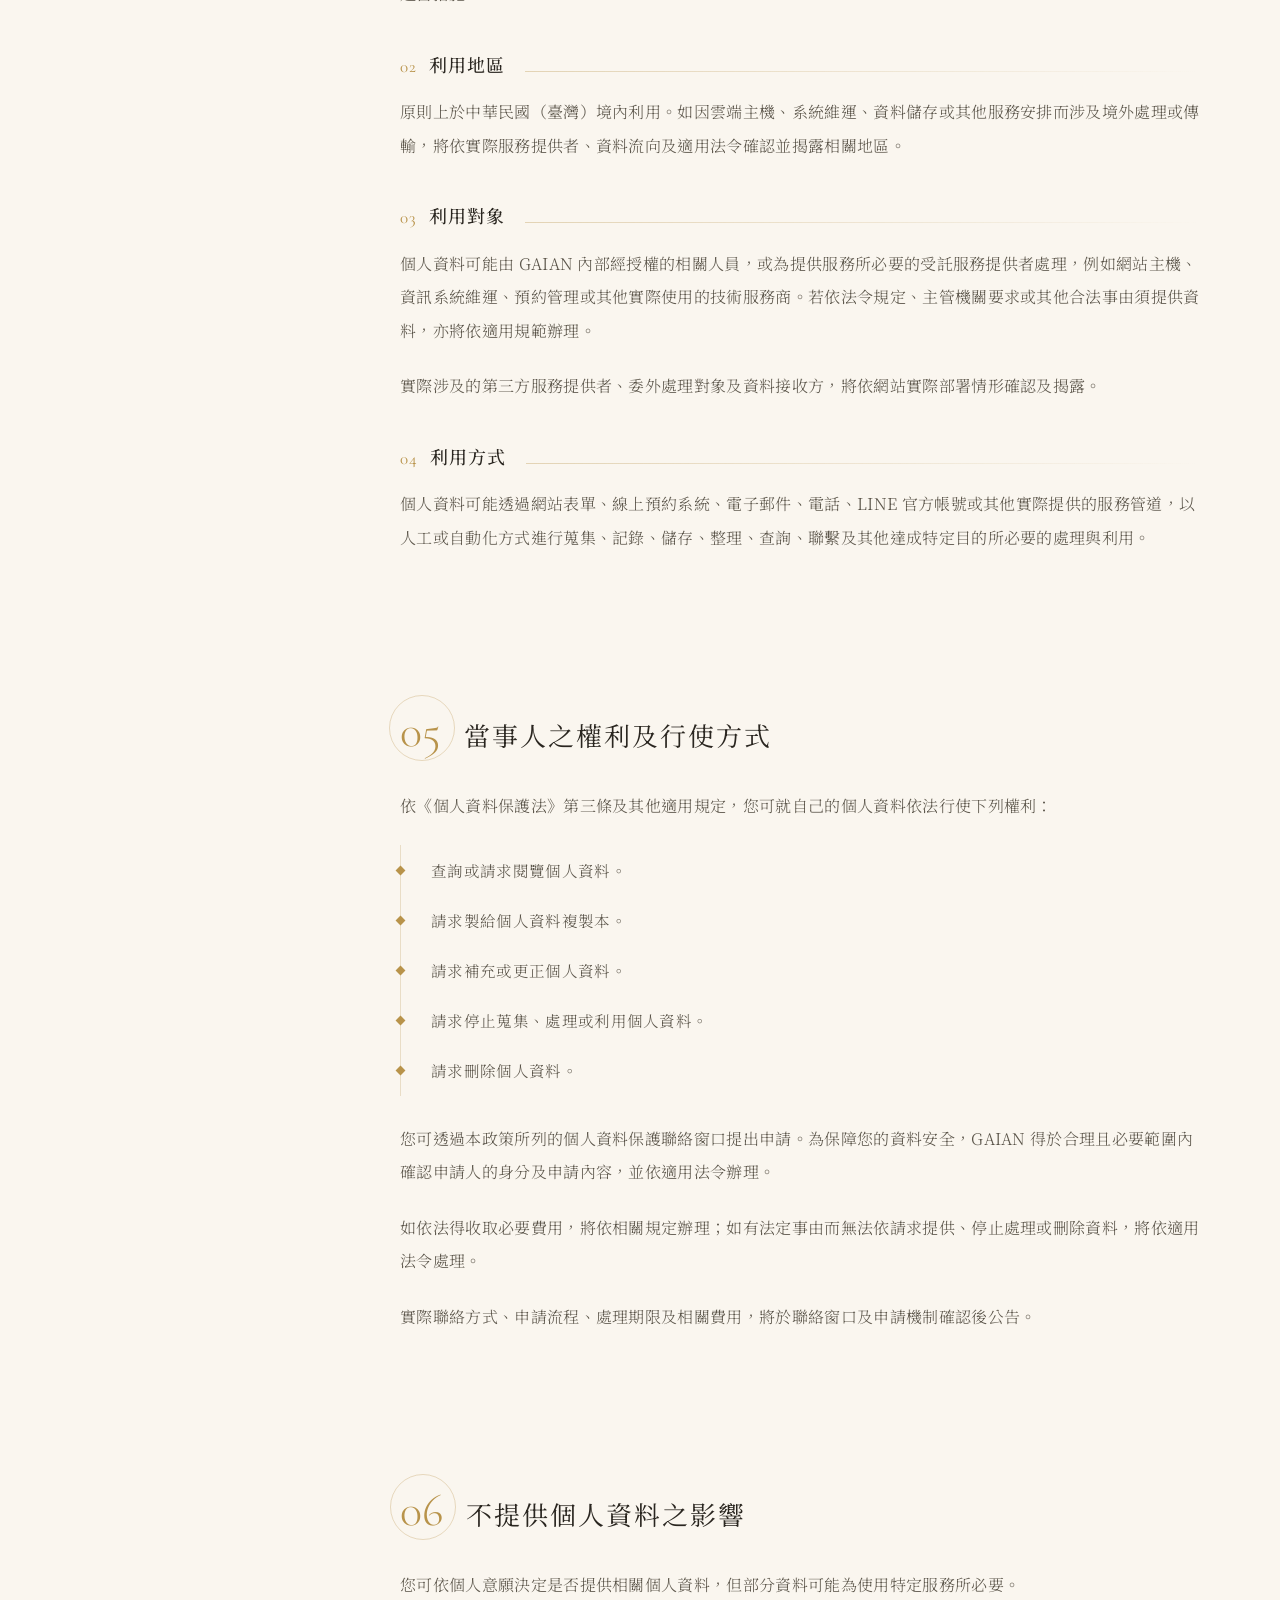
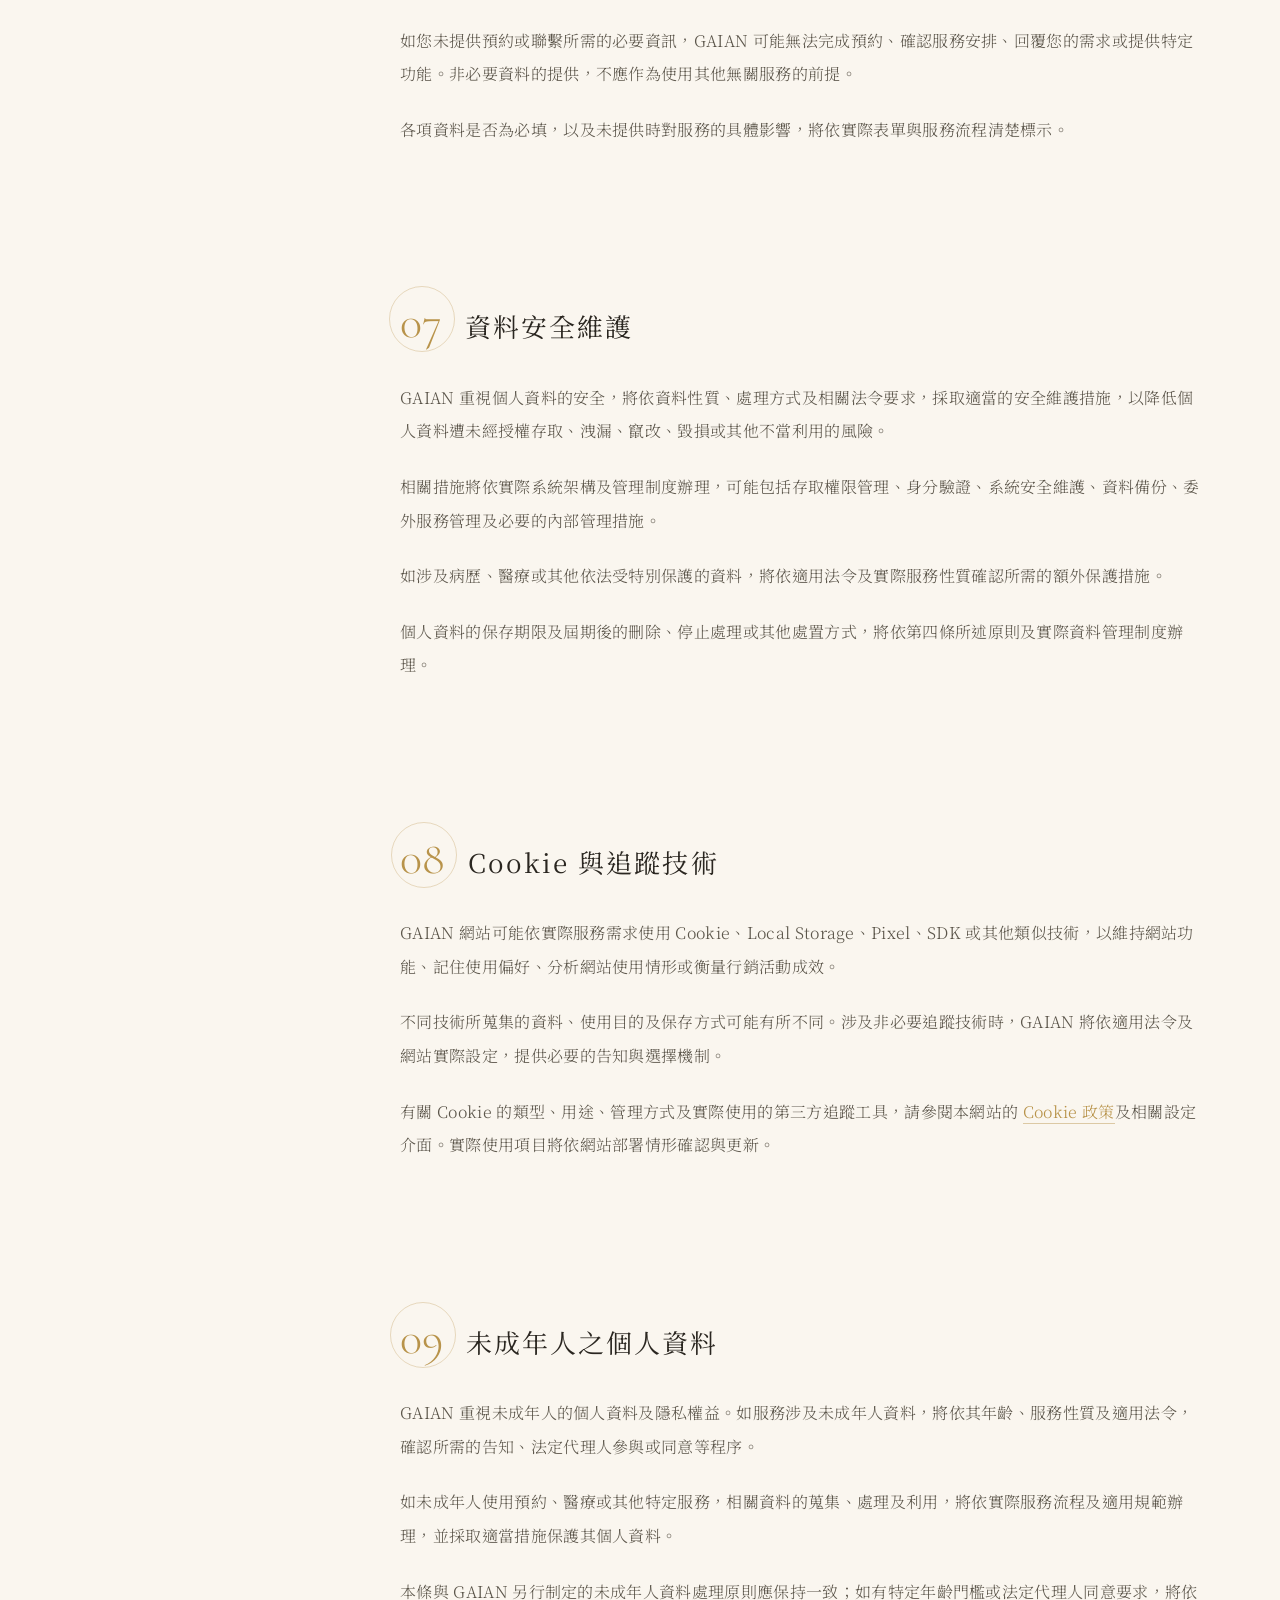
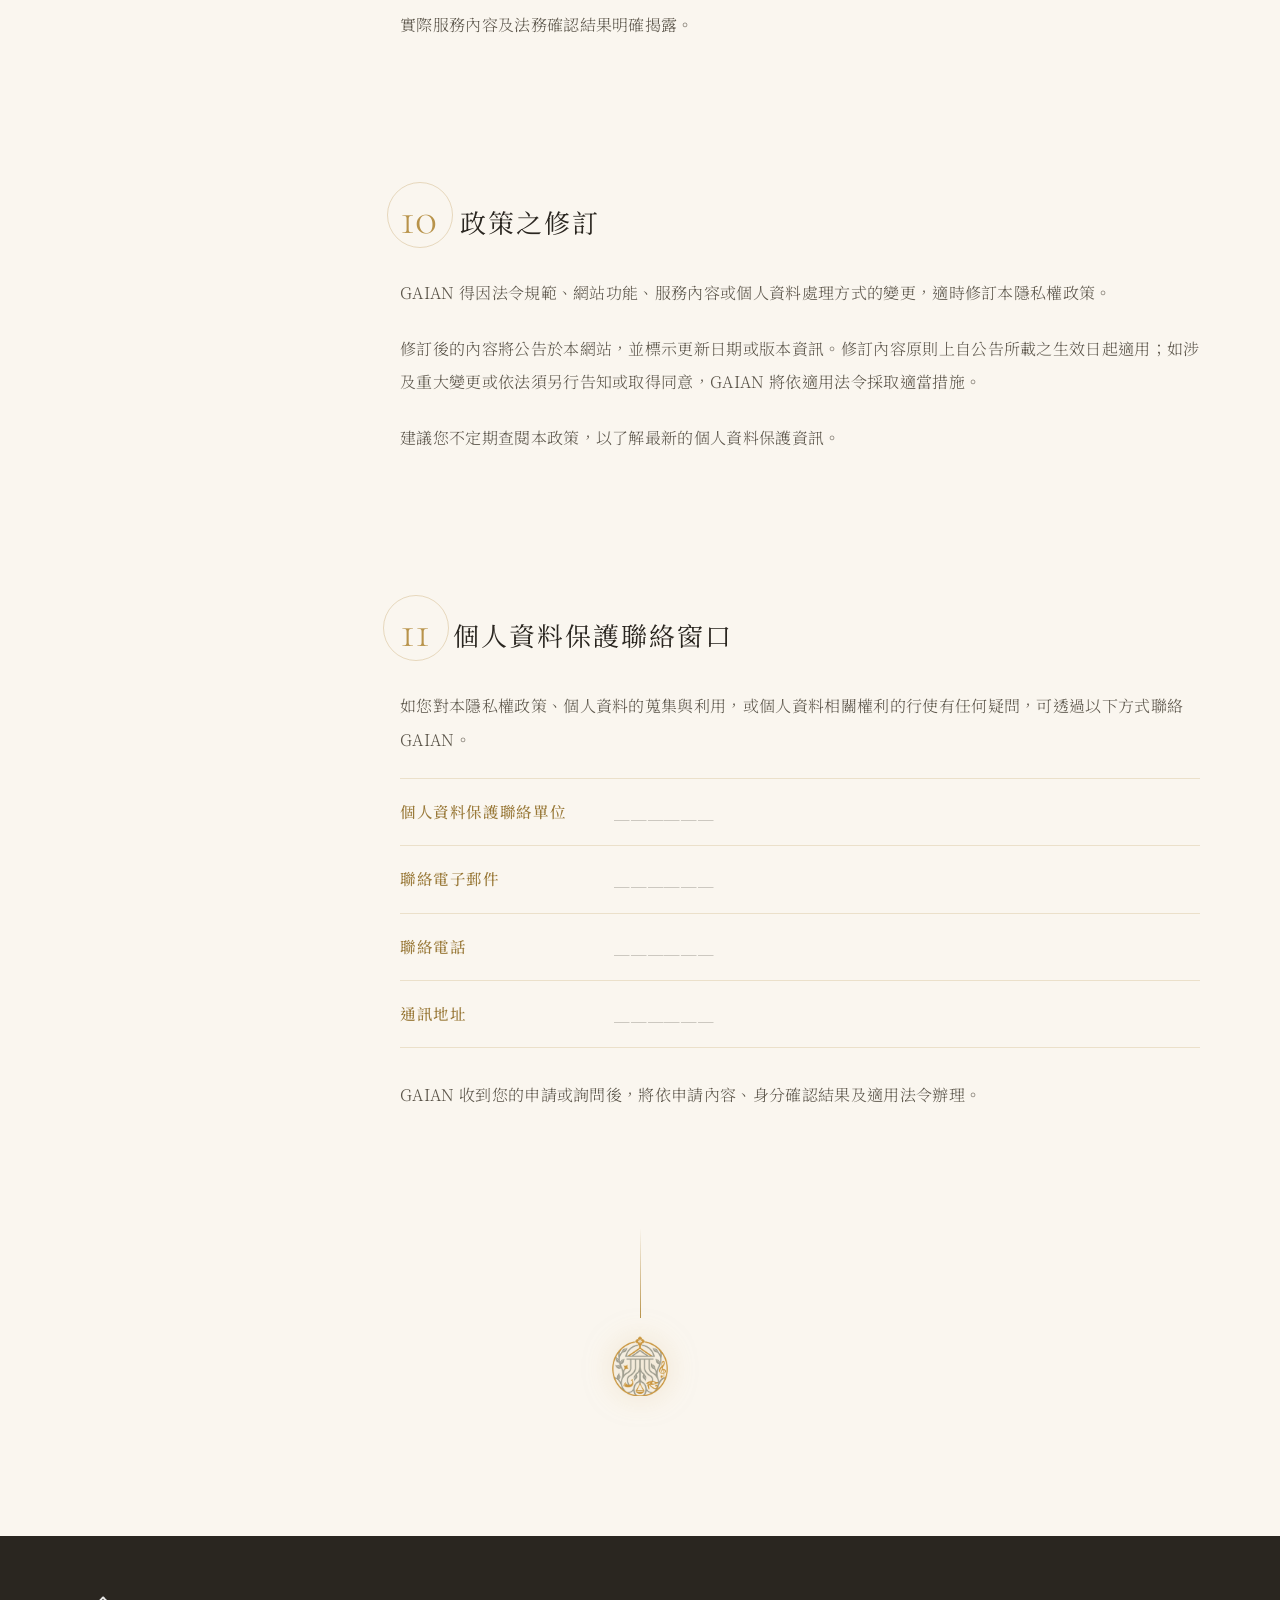
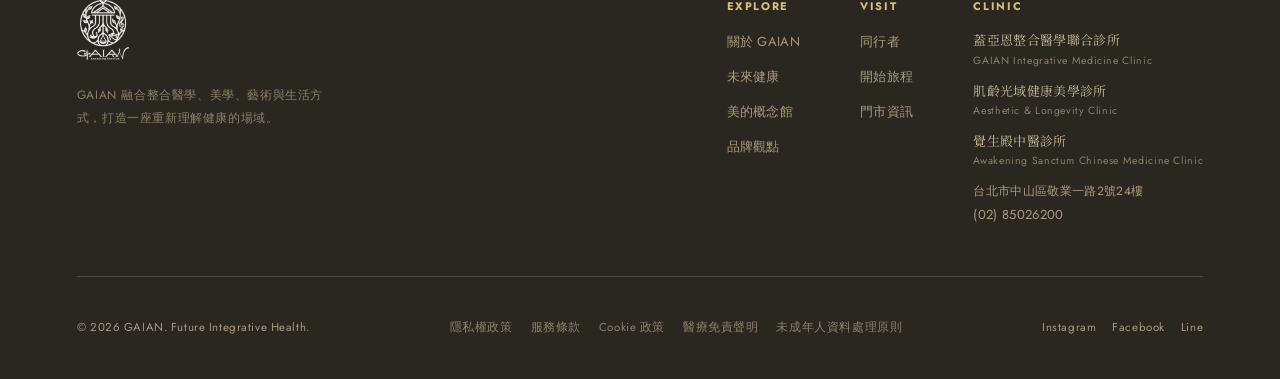
<file: privacy.html>
<!DOCTYPE html>
<html lang="zh-Hant" class="has-aura">
<head>
<meta charset="UTF-8">
<meta name="viewport" content="width=device-width, initial-scale=1.0">
<!-- 草稿階段一律 noindex：這一行在法務定稿並經核准前不得移除。 -->
<meta name="robots" content="noindex,nofollow">
<title>隱私權政策 | GAIAN</title>
<link rel="icon" type="image/png" sizes="32x32" href="images/shared/favicon-32.png">
<link rel="icon" type="image/png" sizes="192x192" href="images/shared/favicon-192.png">
<link rel="apple-touch-icon" sizes="180x180" href="images/shared/apple-touch-icon.png">
<link rel="preconnect" href="https://fonts.googleapis.com">
<link rel="preconnect" href="https://fonts.gstatic.com" crossorigin>
<link href="https://fonts.googleapis.com/css2?family=Cormorant+Garamond:ital,wght@0,300;0,400;0,500;1,400&family=Noto+Serif+TC:wght@300;400;500;600&family=Jost:wght@300;400;500&display=swap" rel="stylesheet">
<link rel="stylesheet" href="css/style.css">
<link rel="stylesheet" href="css/motion.css">
<link rel="stylesheet" href="css/legal.css">
</head>
<body class="page-legal">

<!--
  隱私權政策｜條文草稿（2026-10-18 依品牌方提供之文字填入前言與十一節內容，版型同 cookie-policy.html）
  Status：Draft — 待法務審閱。**不是**可上線版本。
  依品牌方要求不在頁面上顯示草稿提示與 Status 列；noindex 仍保留。
  注意：第十一節「個人資料保護聯絡窗口」四個欄位仍為空白（＿＿＿＿＿＿），上線前必須填入正式資料。

  權限依據：WEBSITE_MEMO.md §01 B（LEVEL 3）。條文文字由品牌方提供，Claude 僅負責排版，未增刪任何條文。
  負責：法務
  完成後應執行：移除 noindex、更新 WEBSITE_MEMO.md §01 B 狀態、同步更新 PROJECT_STATUS.md §15A。
-->

<nav class="nav" id="mainNav" data-solid="true"></nav>

<!-- 全頁連貫背景：金色絲帶流光＋柔焦光暈（js/aura.js，與其他分頁同一套） -->
<canvas class="gl-aura" aria-hidden="true"></canvas>

<section class="section legal-page lg-page">
  <div class="mo-rings" aria-hidden="true"><svg viewBox="0 0 600 600"><circle cx="300" cy="300" r="290"/><circle cx="300" cy="300" r="240" stroke-dasharray="2 10"/><circle cx="300" cy="300" r="180"/></svg></div>
  <header class="lg-hero">
    <p class="lg-en" aria-hidden="true"><span>Privacy</span> <span>Policy</span></p>
    <h1 class="lg-title">隱私權政策</h1>
    <span class="lg-orn" aria-hidden="true"><i></i><b>✦</b><i></i></span>
    <p class="lg-intro">GAIAN 重視您的個人資料與隱私權益。本政策旨在說明您使用 GAIAN 網站及相關數位服務時，我們可能蒐集哪些個人資料、蒐集目的、利用方式，以及您如何行使個人資料相關權利。我們將依適用法令及實際服務情況，妥善處理與保護您的個人資料。</p>
  </header>


  <div class="lg-layout">
    <nav class="lg-toc" aria-label="本頁目錄">
      <p class="lg-toc-k">Contents</p>
      <a href="#sec-1"><span>01</span>適用範圍</a>
      <a href="#sec-2"><span>02</span>蒐集之個人資料類別</a>
      <a href="#sec-3"><span>03</span>蒐集之目的</a>
      <a href="#sec-4"><span>04</span>個人資料之利用期間、地區、對象及方式</a>
      <a href="#sec-5"><span>05</span>當事人之權利及行使方式</a>
      <a href="#sec-6"><span>06</span>不提供個人資料之影響</a>
      <a href="#sec-7"><span>07</span>資料安全維護</a>
      <a href="#sec-8"><span>08</span>Cookie 與追蹤技術</a>
      <a href="#sec-9"><span>09</span>未成年人之個人資料</a>
      <a href="#sec-10"><span>10</span>政策之修訂</a>
      <a href="#sec-11"><span>11</span>個人資料保護聯絡窗口</a>
    </nav>
    <div class="lg-main">
    <article class="lg-sec" id="sec-1">
      <div class="lg-sec-head"><span class="lg-num">01</span><h2>適用範圍</h2></div>
      <div class="lg-body">
        <p>本政策適用於 GAIAN 所經營之官方網站、相關子網域、線上表單、LINE 官方帳號及其他適用的數位服務。實際適用範圍以 GAIAN 正式營運及管理的服務為準。</p>
        <p>如您透過本網站連結至第三方網站或使用第三方服務，該等服務的個人資料蒐集與處理方式，應依各該服務提供者的隱私權政策辦理；但 GAIAN 依法或依實際合作關係應負的責任，不因第三方連結而免除。</p>
      </div>
    </article>
    <span class="lg-rule" aria-hidden="true"></span>
    <article class="lg-sec" id="sec-2">
      <div class="lg-sec-head"><span class="lg-num">02</span><h2>蒐集之個人資料類別</h2></div>
      <div class="lg-body">
        <p>依您使用的服務及提供資料的方式不同，GAIAN 可能蒐集下列類別的個人資料：</p>
        <dl class="lg-terms">
          <div><dt>識別及聯絡資料</dt><dd>例如姓名、聯絡電話、電子郵件地址及其他實際服務所需的識別或聯絡資訊。</dd></div>
          <div><dt>預約及服務資料</dt><dd>例如預約日期、時段、服務項目、聯繫紀錄及服務安排所需的相關資訊。</dd></div>
          <div><dt>醫療及健康相關資料</dt><dd>如實際服務涉及病歷、醫療紀錄、健康檢查結果、健康狀況或其他依法受特別保護的健康資料，將依實際蒐集項目及適用法令另行告知其蒐集目的、利用範圍及相關法律依據。</dd></div>
          <div><dt>網站瀏覽及技術紀錄</dt><dd>例如 IP 位址、瀏覽器類型、裝置資訊、瀏覽時間、瀏覽頁面、來源頁面、Cookie 及其他實際取得的網站使用紀錄。</dd></div>
          <div><dt>通訊及其他資料</dt><dd>例如您透過聯絡表單、電子郵件、電話或其他管道主動提供的訊息，以及為提供特定服務所必要的其他資料。</dd></div>
        </dl>
        <p>上述項目為可能涉及的資料類別，並不代表 GAIAN 必然蒐集所有列舉資料。實際蒐集項目將依網站功能、表單欄位及服務流程確認與揭露。</p>
        <p>如涉及《個人資料保護法》第六條所規範的病歷、醫療、健康檢查等特種個人資料，GAIAN 將另行確認適用的法律依據及必要的告知、同意與安全維護措施，不會僅因使用者同意一般隱私權政策，即視為已取得所有必要授權。</p>
      </div>
    </article>
    <span class="lg-rule" aria-hidden="true"></span>
    <article class="lg-sec" id="sec-3">
      <div class="lg-sec-head"><span class="lg-num">03</span><h2>蒐集之目的</h2></div>
      <div class="lg-body">
        <p>GAIAN 依實際服務需求，可能基於下列目的蒐集及利用個人資料：</p>
        <dl class="lg-terms">
          <div><dt>網站營運與服務管理</dt><dd>維持網站正常運作、處理使用者需求及提供必要的服務支援。</dd></div>
          <div><dt>預約與聯繫</dt><dd>處理預約申請、確認服務時間、安排後續聯繫及回覆使用者詢問。</dd></div>
          <div><dt>醫療及健康服務相關作業</dt><dd>如實際服務涉及醫療或健康管理，依服務性質及適用法令，處理必要的服務安排、醫療行政或相關紀錄。</dd></div>
          <div><dt>資訊安全與系統維護</dt><dd>維護網站安全、排除系統異常、預防不當使用及處理資安事件。</dd></div>
          <div><dt>服務品質與網站改善</dt><dd>分析網站使用情形、改善網站內容、功能及使用體驗。</dd></div>
          <div><dt>行銷及資訊提供</dt><dd>如有實際提供相關服務，於具備適當法律依據並符合相關規範的範圍內，提供品牌資訊、活動消息或服務更新。</dd></div>
        </dl>
        <p>實際蒐集目的將依 GAIAN 提供的服務及各項資料的使用情形確定，並依適用法令所要求的特定目的及代號進行確認。個人資料不會僅因有利於行銷分析或使用者分眾，即被任意擴大蒐集或利用；涉及醫療及健康相關資料時，亦將特別審慎評估其必要性與合法性。</p>
      </div>
    </article>
    <span class="lg-rule" aria-hidden="true"></span>
    <article class="lg-sec" id="sec-4">
      <div class="lg-sec-head"><span class="lg-num">04</span><h2>個人資料之利用期間、地區、對象及方式</h2></div>
      <div class="lg-body">
        <p>GAIAN 對個人資料的利用，將依實際服務需求、蒐集目的及適用法令，在必要範圍內進行。</p>
        <h3 class="lg-sub"><span>01</span>利用期間</h3>
        <p>個人資料將於達成蒐集目的所必要的期間內保存；如法律另有保存期限、因履行服務約定或處理爭議而有保存必要，則依相關規定辦理。保存目的消失且無其他合法保存依據時，將依適用規範進行刪除、停止處理或採取其他適當措施。</p>
        <h3 class="lg-sub"><span>02</span>利用地區</h3>
        <p>原則上於中華民國（臺灣）境內利用。如因雲端主機、系統維運、資料儲存或其他服務安排而涉及境外處理或傳輸，將依實際服務提供者、資料流向及適用法令確認並揭露相關地區。</p>
        <h3 class="lg-sub"><span>03</span>利用對象</h3>
        <p>個人資料可能由 GAIAN 內部經授權的相關人員，或為提供服務所必要的受託服務提供者處理，例如網站主機、資訊系統維運、預約管理或其他實際使用的技術服務商。若依法令規定、主管機關要求或其他合法事由須提供資料，亦將依適用規範辦理。</p>
        <p>實際涉及的第三方服務提供者、委外處理對象及資料接收方，將依網站實際部署情形確認及揭露。</p>
        <h3 class="lg-sub"><span>04</span>利用方式</h3>
        <p>個人資料可能透過網站表單、線上預約系統、電子郵件、電話、LINE 官方帳號或其他實際提供的服務管道，以人工或自動化方式進行蒐集、記錄、儲存、整理、查詢、聯繫及其他達成特定目的所必要的處理與利用。</p>
      </div>
    </article>
    <span class="lg-rule" aria-hidden="true"></span>
    <article class="lg-sec" id="sec-5">
      <div class="lg-sec-head"><span class="lg-num">05</span><h2>當事人之權利及行使方式</h2></div>
      <div class="lg-body">
        <p>依《個人資料保護法》第三條及其他適用規定，您可就自己的個人資料依法行使下列權利：</p>
        <ul class="lg-list">
          <li>查詢或請求閱覽個人資料。</li>
          <li>請求製給個人資料複製本。</li>
          <li>請求補充或更正個人資料。</li>
          <li>請求停止蒐集、處理或利用個人資料。</li>
          <li>請求刪除個人資料。</li>
        </ul>
        <p>您可透過本政策所列的個人資料保護聯絡窗口提出申請。為保障您的資料安全，GAIAN 得於合理且必要範圍內確認申請人的身分及申請內容，並依適用法令辦理。</p>
        <p>如依法得收取必要費用，將依相關規定辦理；如有法定事由而無法依請求提供、停止處理或刪除資料，將依適用法令處理。</p>
        <p>實際聯絡方式、申請流程、處理期限及相關費用，將於聯絡窗口及申請機制確認後公告。</p>
      </div>
    </article>
    <span class="lg-rule" aria-hidden="true"></span>
    <article class="lg-sec" id="sec-6">
      <div class="lg-sec-head"><span class="lg-num">06</span><h2>不提供個人資料之影響</h2></div>
      <div class="lg-body">
        <p>您可依個人意願決定是否提供相關個人資料，但部分資料可能為使用特定服務所必要。</p>
        <p>如您未提供預約或聯繫所需的必要資訊，GAIAN 可能無法完成預約、確認服務安排、回覆您的需求或提供特定功能。非必要資料的提供，不應作為使用其他無關服務的前提。</p>
        <p>各項資料是否為必填，以及未提供時對服務的具體影響，將依實際表單與服務流程清楚標示。</p>
      </div>
    </article>
    <span class="lg-rule" aria-hidden="true"></span>
    <article class="lg-sec" id="sec-7">
      <div class="lg-sec-head"><span class="lg-num">07</span><h2>資料安全維護</h2></div>
      <div class="lg-body">
        <p>GAIAN 重視個人資料的安全，將依資料性質、處理方式及相關法令要求，採取適當的安全維護措施，以降低個人資料遭未經授權存取、洩漏、竄改、毀損或其他不當利用的風險。</p>
        <p>相關措施將依實際系統架構及管理制度辦理，可能包括存取權限管理、身分驗證、系統安全維護、資料備份、委外服務管理及必要的內部管理措施。</p>
        <p>如涉及病歷、醫療或其他依法受特別保護的資料，將依適用法令及實際服務性質確認所需的額外保護措施。</p>
        <p>個人資料的保存期限及屆期後的刪除、停止處理或其他處置方式，將依第四條所述原則及實際資料管理制度辦理。</p>
      </div>
    </article>
    <span class="lg-rule" aria-hidden="true"></span>
    <article class="lg-sec" id="sec-8">
      <div class="lg-sec-head"><span class="lg-num">08</span><h2>Cookie 與追蹤技術</h2></div>
      <div class="lg-body">
        <p>GAIAN 網站可能依實際服務需求使用 Cookie、Local Storage、Pixel、SDK 或其他類似技術，以維持網站功能、記住使用偏好、分析網站使用情形或衡量行銷活動成效。</p>
        <p>不同技術所蒐集的資料、使用目的及保存方式可能有所不同。涉及非必要追蹤技術時，GAIAN 將依適用法令及網站實際設定，提供必要的告知與選擇機制。</p>
        <p>有關 Cookie 的類型、用途、管理方式及實際使用的第三方追蹤工具，請參閱本網站的 <a href="cookie-policy.html">Cookie 政策</a>及相關設定介面。實際使用項目將依網站部署情形確認與更新。</p>
      </div>
    </article>
    <span class="lg-rule" aria-hidden="true"></span>
    <article class="lg-sec" id="sec-9">
      <div class="lg-sec-head"><span class="lg-num">09</span><h2>未成年人之個人資料</h2></div>
      <div class="lg-body">
        <p>GAIAN 重視未成年人的個人資料及隱私權益。如服務涉及未成年人資料，將依其年齡、服務性質及適用法令，確認所需的告知、法定代理人參與或同意等程序。</p>
        <p>如未成年人使用預約、醫療或其他特定服務，相關資料的蒐集、處理及利用，將依實際服務流程及適用規範辦理，並採取適當措施保護其個人資料。</p>
        <p>本條與 GAIAN 另行制定的未成年人資料處理原則應保持一致；如有特定年齡門檻或法定代理人同意要求，將依實際服務內容及法務確認結果明確揭露。</p>
      </div>
    </article>
    <span class="lg-rule" aria-hidden="true"></span>
    <article class="lg-sec" id="sec-10">
      <div class="lg-sec-head"><span class="lg-num">10</span><h2>政策之修訂</h2></div>
      <div class="lg-body">
        <p>GAIAN 得因法令規範、網站功能、服務內容或個人資料處理方式的變更，適時修訂本隱私權政策。</p>
        <p>修訂後的內容將公告於本網站，並標示更新日期或版本資訊。修訂內容原則上自公告所載之生效日起適用；如涉及重大變更或依法須另行告知或取得同意，GAIAN 將依適用法令採取適當措施。</p>
        <p>建議您不定期查閱本政策，以了解最新的個人資料保護資訊。</p>
      </div>
    </article>
    <span class="lg-rule" aria-hidden="true"></span>
    <article class="lg-sec" id="sec-11">
      <div class="lg-sec-head"><span class="lg-num">11</span><h2>個人資料保護聯絡窗口</h2></div>
      <div class="lg-body">
        <p>如您對本隱私權政策、個人資料的蒐集與利用，或個人資料相關權利的行使有任何疑問，可透過以下方式聯絡 GAIAN。</p>
        <dl class="lg-terms">
          <div><dt>個人資料保護聯絡單位</dt><dd><span class="lg-blank">＿＿＿＿＿＿</span></dd></div>
          <div><dt>聯絡電子郵件</dt><dd><span class="lg-blank">＿＿＿＿＿＿</span></dd></div>
          <div><dt>聯絡電話</dt><dd><span class="lg-blank">＿＿＿＿＿＿</span></dd></div>
          <div><dt>通訊地址</dt><dd><span class="lg-blank">＿＿＿＿＿＿</span></dd></div>
        </dl>
        <p>GAIAN 收到您的申請或詢問後，將依申請內容、身分確認結果及適用法令辦理。</p>
      </div>
    </article>
    </div>
  </div>
  <div class="lg-end" aria-hidden="true"><span class="lg-end-line"></span><img src="images/shared/logo-icon.png" alt=""></div>
</section>

<!-- 瀏覽時左下角的點綴：緩慢旋轉的金圈 -->
<div class="lg-float" aria-hidden="true">
  <svg class="lg-float-ring" viewBox="0 0 600 600"><circle cx="300" cy="300" r="290"/><circle cx="300" cy="300" r="240" stroke-dasharray="2 10"/><circle cx="300" cy="300" r="180"/></svg>
</div>

<footer>
  <div class="footer-top">
    <div class="logo-row">
      <img src="images/shared/logo.png" alt="GAIAN">
      <p>GAIAN 融合整合醫學、美學、藝術與生活方式，打造一座重新理解健康的場域。</p>
    </div>
    <div class="footer-links">
      <div class="footer-col"><b>Explore</b><a href="about.html">關於 GAIAN</a><a href="future-health.html">未來健康</a><a href="gallery.html">美的概念館</a><a href="journal.html">品牌觀點</a></div>
      <div class="footer-col"><b>Visit</b><a href="walking-together.html">同行者</a><a href="contact.html">開始旅程</a><a href="contact.html#location">門市資訊</a></div>
      <div class="footer-col footer-clinic">
        <b>Clinic</b>
        <p class="clinic-name">蓋亞恩整合醫學聯合診所<span>GAIAN Integrative Medicine Clinic</span></p>
        <p class="clinic-name">肌齡光域健康美學診所<span>Aesthetic &amp; Longevity Clinic</span></p>
        <p class="clinic-name">覺生殿中醫診所<span>Awakening Sanctum Chinese Medicine Clinic</span></p>
        <p class="clinic-meta">台北市中山區敬業一路2號24樓</p>
        <p class="clinic-meta"><a href="tel:+886285026200">(02) 85026200</a></p>
      </div>
    </div>
  </div>
  <div class="footer-bottom">
    <p>&copy; 2026 GAIAN. Future Integrative Health.</p>
    <div class="footer-legal">
      <a href="privacy.html">隱私權政策</a>
      <a href="terms.html">服務條款</a>
      <a href="cookie-policy.html">Cookie 政策</a>
      <a href="medical-disclaimer.html">醫療免責聲明</a>
      <a href="minors-policy.html">未成年人資料處理原則</a>
    </div>
    <div class="footer-social"><a href="#">Instagram</a><a href="#">Facebook</a><a href="#">Line</a></div>
  </div>
</footer>
<script src="js/nav-data.js"></script>
<script src="js/nav.js"></script>
<script src="js/legal.js"></script>
<script src="js/aura.js"></script>

</body>
</html>
</file>
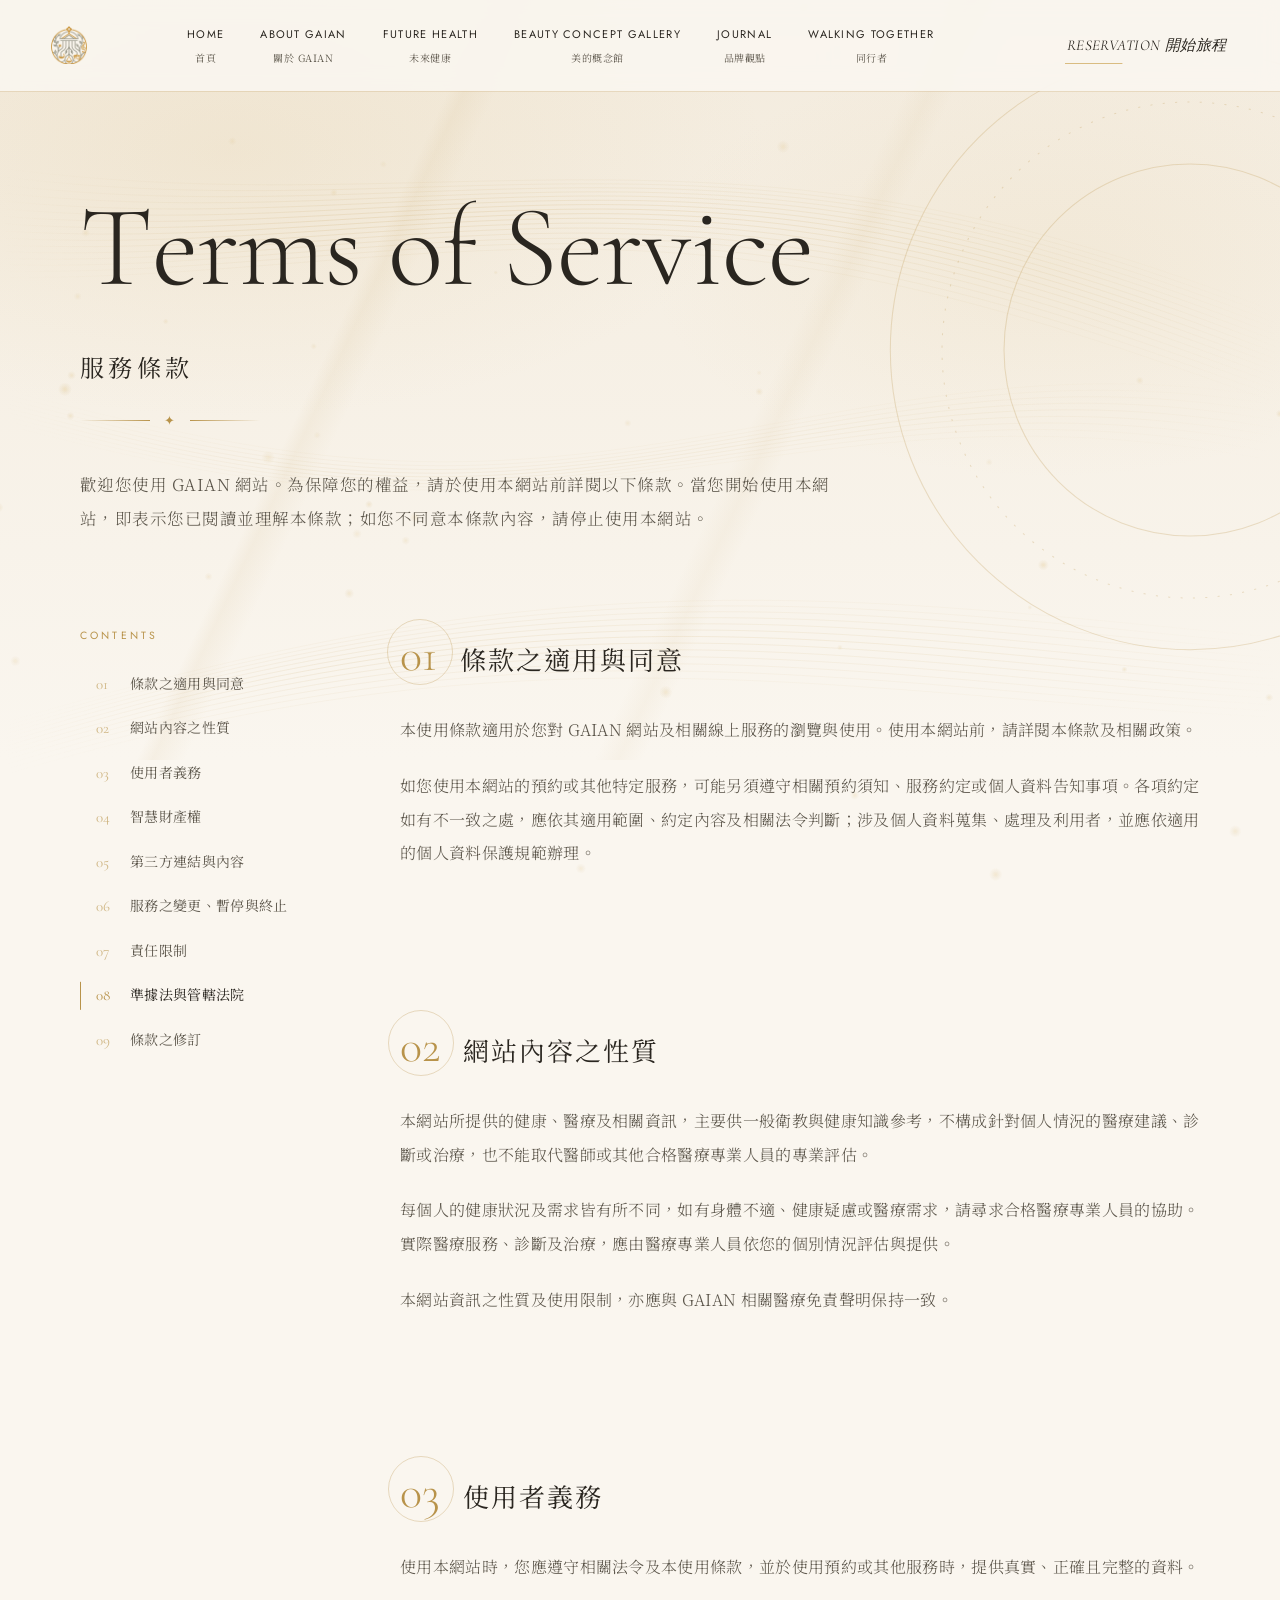
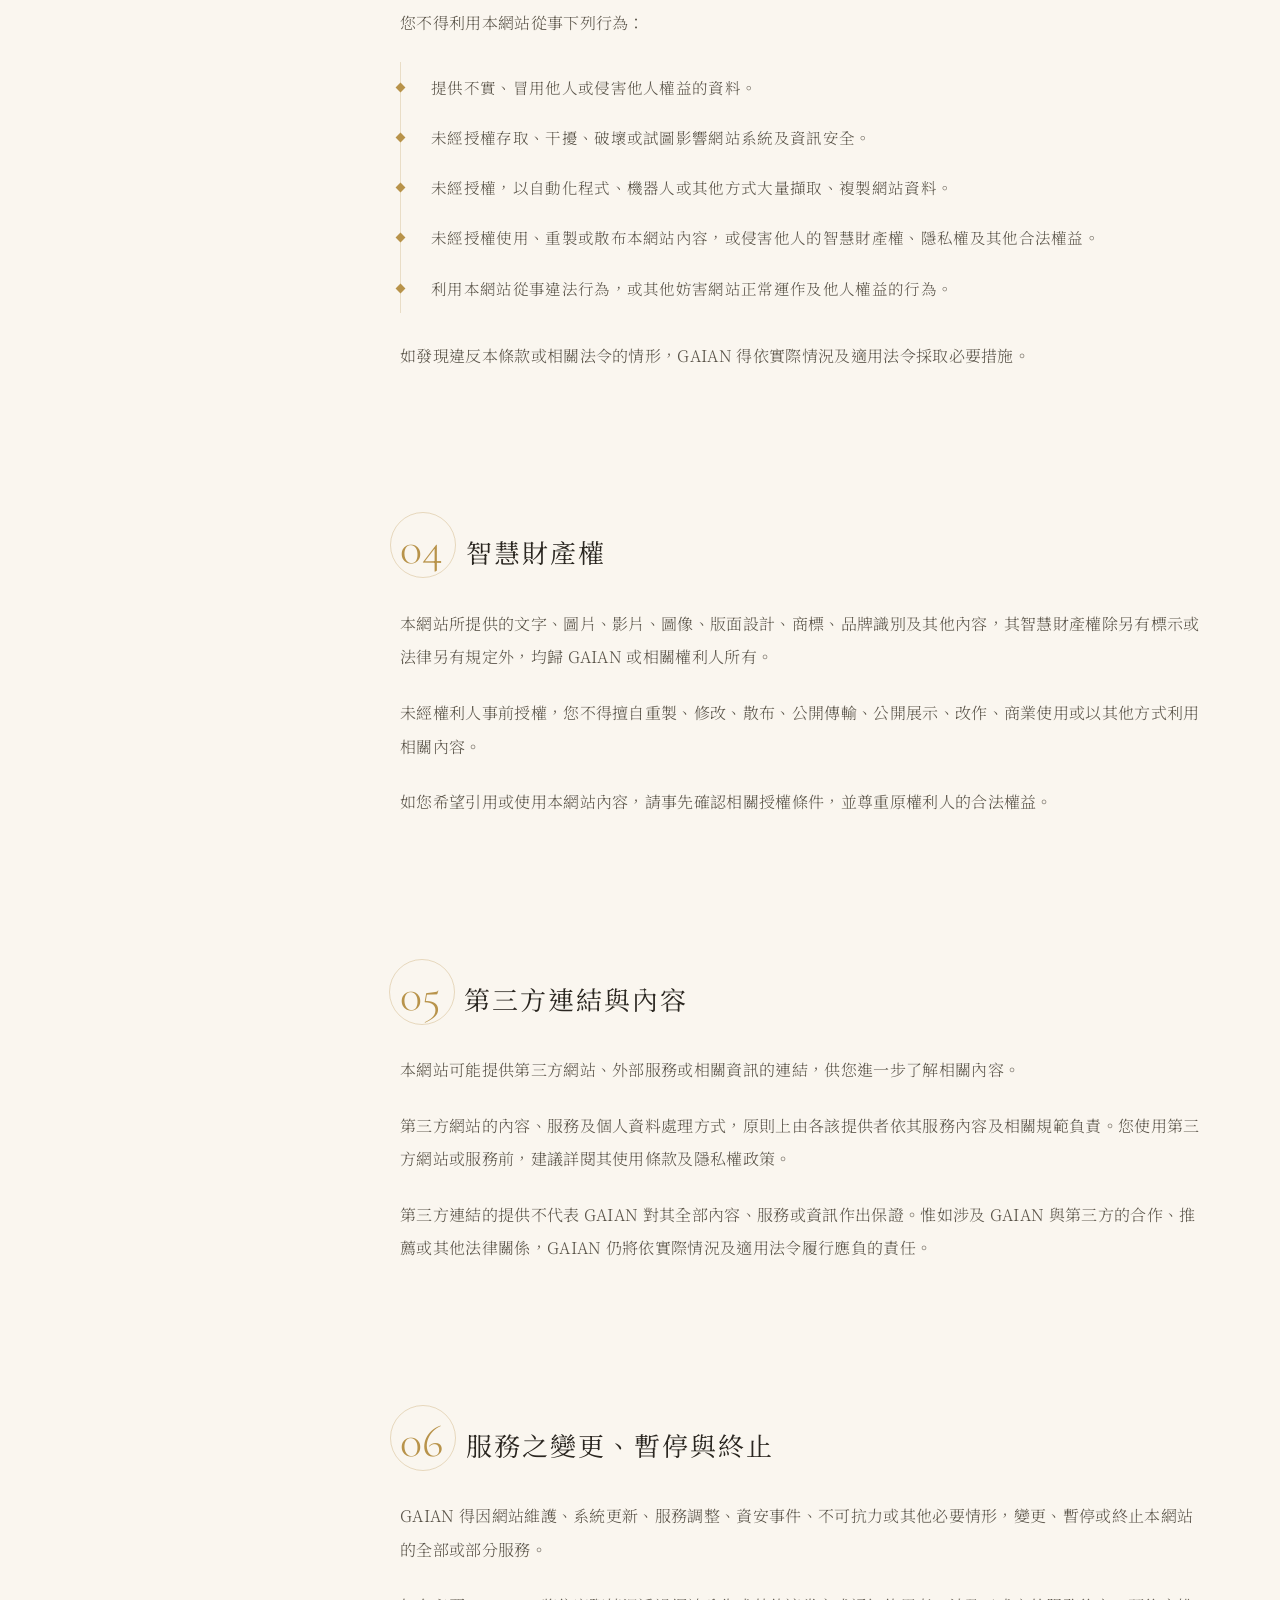
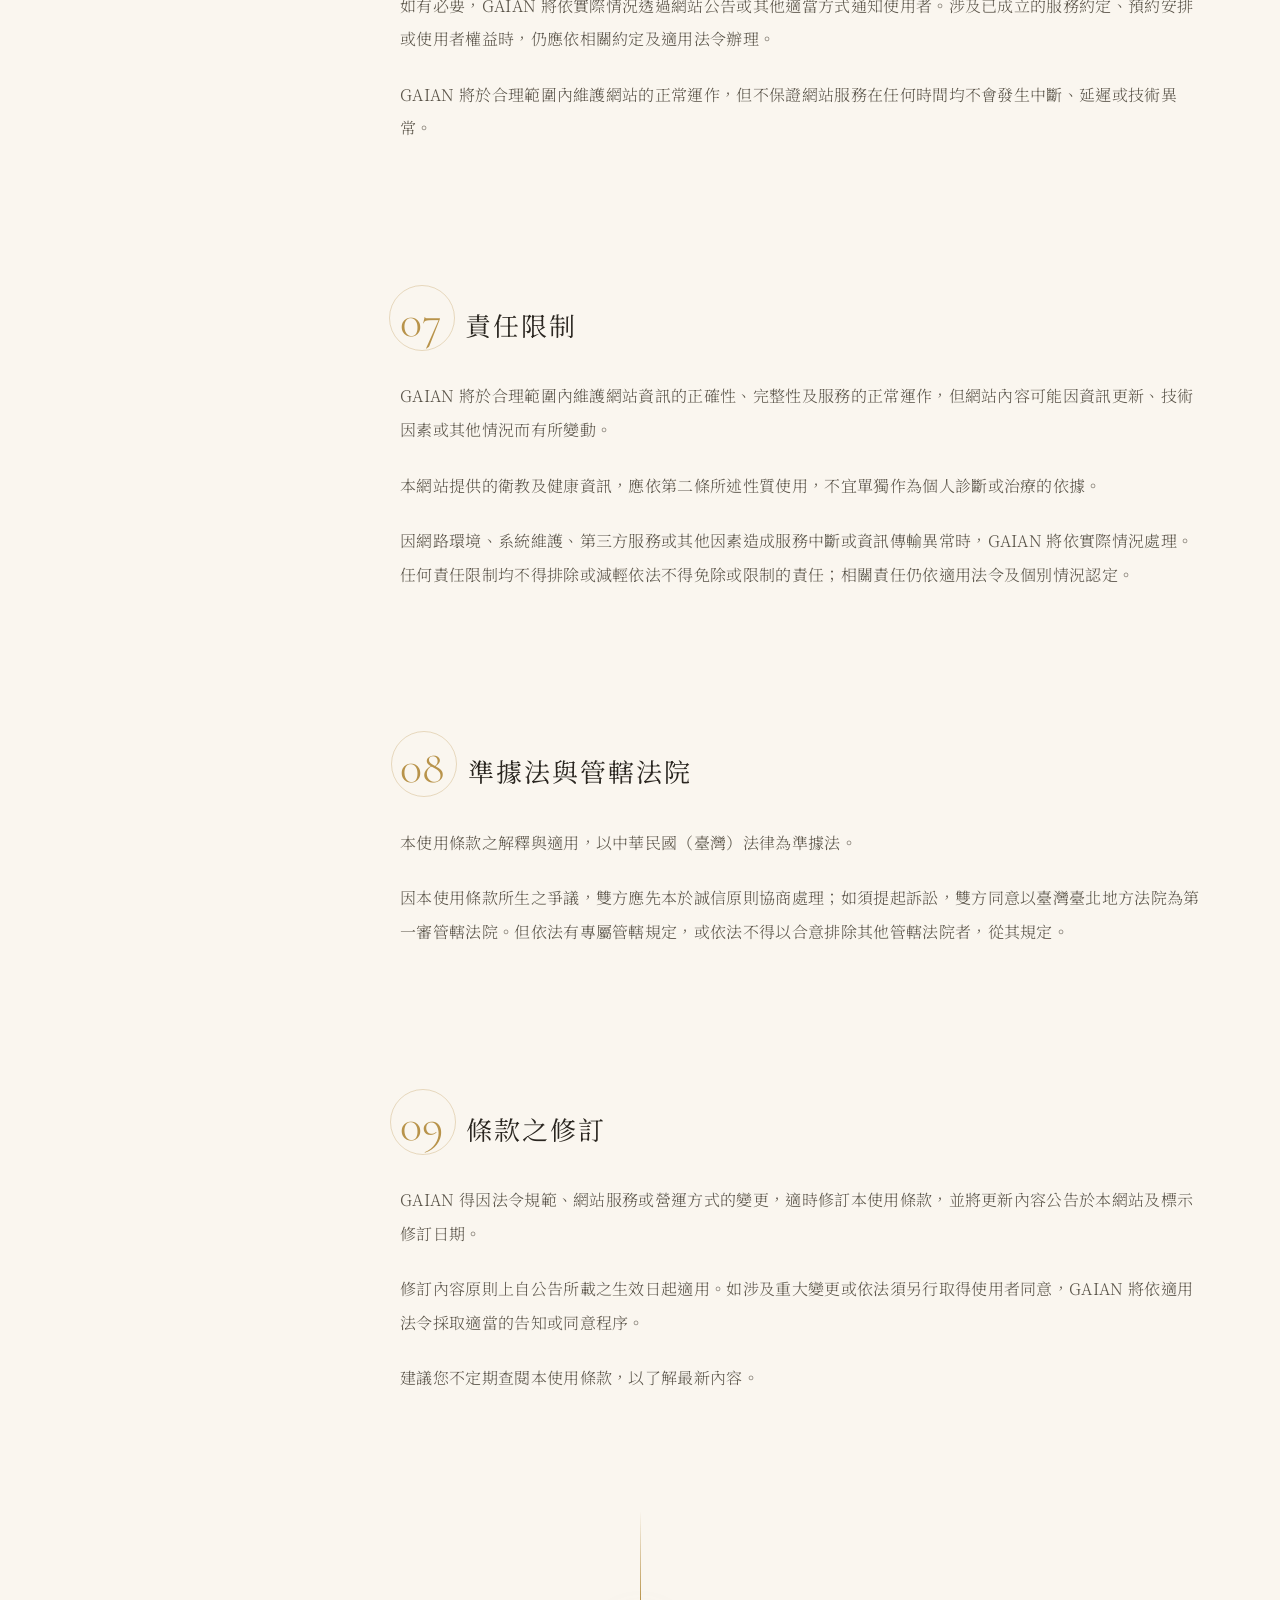
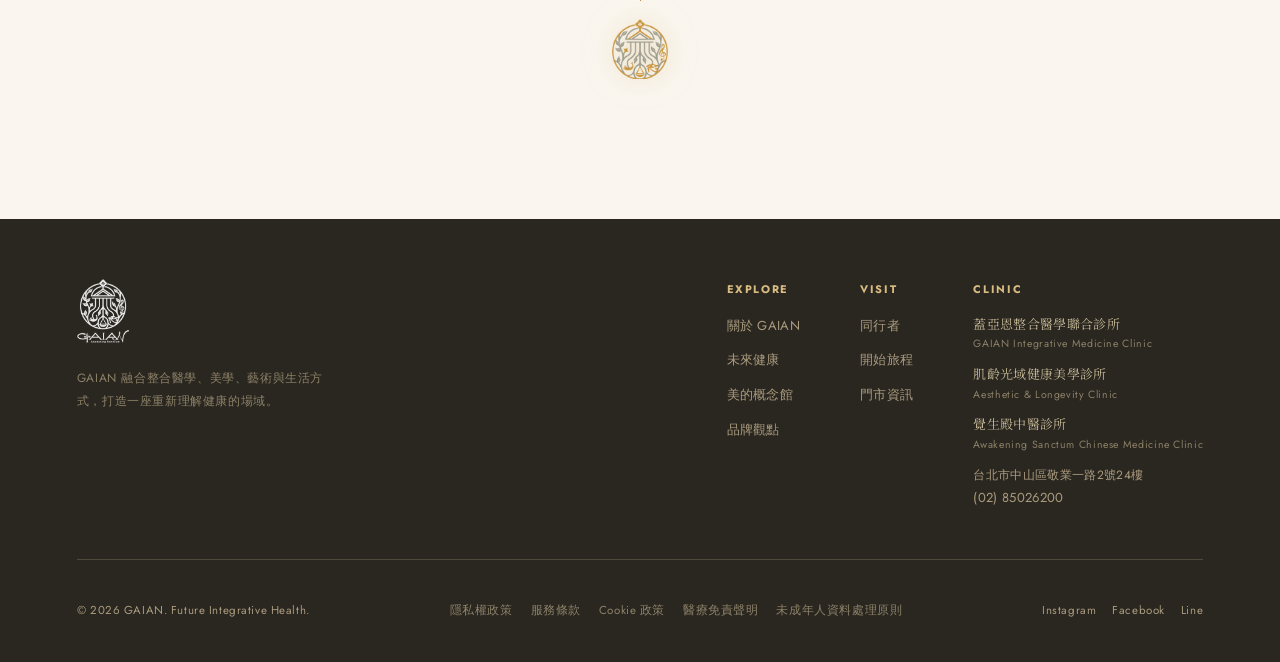
<file: terms.html>
<!DOCTYPE html>
<html lang="zh-Hant" class="has-aura">
<head>
<meta charset="UTF-8">
<meta name="viewport" content="width=device-width, initial-scale=1.0">
<!-- 草稿階段一律 noindex：這一行在法務定稿並經核准前不得移除。 -->
<meta name="robots" content="noindex,nofollow">
<title>服務條款 | GAIAN</title>
<link rel="icon" type="image/png" sizes="32x32" href="images/shared/favicon-32.png">
<link rel="icon" type="image/png" sizes="192x192" href="images/shared/favicon-192.png">
<link rel="apple-touch-icon" sizes="180x180" href="images/shared/apple-touch-icon.png">
<link rel="preconnect" href="https://fonts.googleapis.com">
<link rel="preconnect" href="https://fonts.gstatic.com" crossorigin>
<link href="https://fonts.googleapis.com/css2?family=Cormorant+Garamond:ital,wght@0,300;0,400;0,500;1,400&family=Noto+Serif+TC:wght@300;400;500;600&family=Jost:wght@300;400;500&display=swap" rel="stylesheet">
<link rel="stylesheet" href="css/style.css">
<link rel="stylesheet" href="css/motion.css">
<link rel="stylesheet" href="css/legal.css">
</head>
<body class="page-legal">

<!--
  服務條款｜條文草稿（2026-10-18 依品牌方提供之文字填入前言與九節內容，版型同 cookie-policy.html）
  Status：Draft — 待法務審閱。**不是**可上線版本。
  依品牌方要求不在頁面上顯示草稿提示與 Status 列；noindex 仍保留。

  權限依據：WEBSITE_MEMO.md §01 B（LEVEL 3）。條文文字由品牌方提供，Claude 僅負責排版，未增刪任何條文。
  負責：法務
  完成後應執行：移除 noindex、更新 WEBSITE_MEMO.md §01 B 狀態、同步更新 PROJECT_STATUS.md §15A。
-->

<nav class="nav" id="mainNav" data-solid="true"></nav>

<!-- 全頁連貫背景：金色絲帶流光＋柔焦光暈（js/aura.js，與其他分頁同一套） -->
<canvas class="gl-aura" aria-hidden="true"></canvas>

<section class="section legal-page lg-page">
  <div class="mo-rings" aria-hidden="true"><svg viewBox="0 0 600 600"><circle cx="300" cy="300" r="290"/><circle cx="300" cy="300" r="240" stroke-dasharray="2 10"/><circle cx="300" cy="300" r="180"/></svg></div>
  <header class="lg-hero">
    <p class="lg-en" aria-hidden="true"><span>Terms</span> <span>of</span> <span>Service</span></p>
    <h1 class="lg-title">服務條款</h1>
    <span class="lg-orn" aria-hidden="true"><i></i><b>✦</b><i></i></span>
    <p class="lg-intro">歡迎您使用 GAIAN 網站。為保障您的權益，請於使用本網站前詳閱以下條款。當您開始使用本網站，即表示您已閱讀並理解本條款；如您不同意本條款內容，請停止使用本網站。</p>
  </header>


  <div class="lg-layout">
    <nav class="lg-toc" aria-label="本頁目錄">
      <p class="lg-toc-k">Contents</p>
      <a href="#sec-1"><span>01</span>條款之適用與同意</a>
      <a href="#sec-2"><span>02</span>網站內容之性質</a>
      <a href="#sec-3"><span>03</span>使用者義務</a>
      <a href="#sec-4"><span>04</span>智慧財產權</a>
      <a href="#sec-5"><span>05</span>第三方連結與內容</a>
      <a href="#sec-6"><span>06</span>服務之變更、暫停與終止</a>
      <a href="#sec-7"><span>07</span>責任限制</a>
      <a href="#sec-8"><span>08</span>準據法與管轄法院</a>
      <a href="#sec-9"><span>09</span>條款之修訂</a>
    </nav>
    <div class="lg-main">
    <article class="lg-sec" id="sec-1">
      <div class="lg-sec-head"><span class="lg-num">01</span><h2>條款之適用與同意</h2></div>
      <div class="lg-body">
        <p>本使用條款適用於您對 GAIAN 網站及相關線上服務的瀏覽與使用。使用本網站前，請詳閱本條款及相關政策。</p>
        <p>如您使用本網站的預約或其他特定服務，可能另須遵守相關預約須知、服務約定或個人資料告知事項。各項約定如有不一致之處，應依其適用範圍、約定內容及相關法令判斷；涉及個人資料蒐集、處理及利用者，並應依適用的個人資料保護規範辦理。</p>
      </div>
    </article>
    <span class="lg-rule" aria-hidden="true"></span>
    <article class="lg-sec" id="sec-2">
      <div class="lg-sec-head"><span class="lg-num">02</span><h2>網站內容之性質</h2></div>
      <div class="lg-body">
        <p>本網站所提供的健康、醫療及相關資訊，主要供一般衛教與健康知識參考，不構成針對個人情況的醫療建議、診斷或治療，也不能取代醫師或其他合格醫療專業人員的專業評估。</p>
        <p>每個人的健康狀況及需求皆有所不同，如有身體不適、健康疑慮或醫療需求，請尋求合格醫療專業人員的協助。實際醫療服務、診斷及治療，應由醫療專業人員依您的個別情況評估與提供。</p>
        <p>本網站資訊之性質及使用限制，亦應與 GAIAN 相關醫療免責聲明保持一致。</p>
      </div>
    </article>
    <span class="lg-rule" aria-hidden="true"></span>
    <article class="lg-sec" id="sec-3">
      <div class="lg-sec-head"><span class="lg-num">03</span><h2>使用者義務</h2></div>
      <div class="lg-body">
        <p>使用本網站時，您應遵守相關法令及本使用條款，並於使用預約或其他服務時，提供真實、正確且完整的資料。</p>
        <p>您不得利用本網站從事下列行為：</p>
        <ul class="lg-list">
          <li>提供不實、冒用他人或侵害他人權益的資料。</li>
          <li>未經授權存取、干擾、破壞或試圖影響網站系統及資訊安全。</li>
          <li>未經授權，以自動化程式、機器人或其他方式大量擷取、複製網站資料。</li>
          <li>未經授權使用、重製或散布本網站內容，或侵害他人的智慧財產權、隱私權及其他合法權益。</li>
          <li>利用本網站從事違法行為，或其他妨害網站正常運作及他人權益的行為。</li>
        </ul>
        <p>如發現違反本條款或相關法令的情形，GAIAN 得依實際情況及適用法令採取必要措施。</p>
      </div>
    </article>
    <span class="lg-rule" aria-hidden="true"></span>
    <article class="lg-sec" id="sec-4">
      <div class="lg-sec-head"><span class="lg-num">04</span><h2>智慧財產權</h2></div>
      <div class="lg-body">
        <p>本網站所提供的文字、圖片、影片、圖像、版面設計、商標、品牌識別及其他內容，其智慧財產權除另有標示或法律另有規定外，均歸 GAIAN 或相關權利人所有。</p>
        <p>未經權利人事前授權，您不得擅自重製、修改、散布、公開傳輸、公開展示、改作、商業使用或以其他方式利用相關內容。</p>
        <p>如您希望引用或使用本網站內容，請事先確認相關授權條件，並尊重原權利人的合法權益。</p>
      </div>
    </article>
    <span class="lg-rule" aria-hidden="true"></span>
    <article class="lg-sec" id="sec-5">
      <div class="lg-sec-head"><span class="lg-num">05</span><h2>第三方連結與內容</h2></div>
      <div class="lg-body">
        <p>本網站可能提供第三方網站、外部服務或相關資訊的連結，供您進一步了解相關內容。</p>
        <p>第三方網站的內容、服務及個人資料處理方式，原則上由各該提供者依其服務內容及相關規範負責。您使用第三方網站或服務前，建議詳閱其使用條款及隱私權政策。</p>
        <p>第三方連結的提供不代表 GAIAN 對其全部內容、服務或資訊作出保證。惟如涉及 GAIAN 與第三方的合作、推薦或其他法律關係，GAIAN 仍將依實際情況及適用法令履行應負的責任。</p>
      </div>
    </article>
    <span class="lg-rule" aria-hidden="true"></span>
    <article class="lg-sec" id="sec-6">
      <div class="lg-sec-head"><span class="lg-num">06</span><h2>服務之變更、暫停與終止</h2></div>
      <div class="lg-body">
        <p>GAIAN 得因網站維護、系統更新、服務調整、資安事件、不可抗力或其他必要情形，變更、暫停或終止本網站的全部或部分服務。</p>
        <p>如有必要，GAIAN 將依實際情況透過網站公告或其他適當方式通知使用者。涉及已成立的服務約定、預約安排或使用者權益時，仍應依相關約定及適用法令辦理。</p>
        <p>GAIAN 將於合理範圍內維護網站的正常運作，但不保證網站服務在任何時間均不會發生中斷、延遲或技術異常。</p>
      </div>
    </article>
    <span class="lg-rule" aria-hidden="true"></span>
    <article class="lg-sec" id="sec-7">
      <div class="lg-sec-head"><span class="lg-num">07</span><h2>責任限制</h2></div>
      <div class="lg-body">
        <p>GAIAN 將於合理範圍內維護網站資訊的正確性、完整性及服務的正常運作，但網站內容可能因資訊更新、技術因素或其他情況而有所變動。</p>
        <p>本網站提供的衛教及健康資訊，應依第二條所述性質使用，不宜單獨作為個人診斷或治療的依據。</p>
        <p>因網路環境、系統維護、第三方服務或其他因素造成服務中斷或資訊傳輸異常時，GAIAN 將依實際情況處理。任何責任限制均不得排除或減輕依法不得免除或限制的責任；相關責任仍依適用法令及個別情況認定。</p>
      </div>
    </article>
    <span class="lg-rule" aria-hidden="true"></span>
    <article class="lg-sec" id="sec-8">
      <div class="lg-sec-head"><span class="lg-num">08</span><h2>準據法與管轄法院</h2></div>
      <div class="lg-body">
        <p>本使用條款之解釋與適用，以中華民國（臺灣）法律為準據法。</p>
        <p>因本使用條款所生之爭議，雙方應先本於誠信原則協商處理；如須提起訴訟，雙方同意以臺灣臺北地方法院為第一審管轄法院。但依法有專屬管轄規定，或依法不得以合意排除其他管轄法院者，從其規定。</p>
      </div>
    </article>
    <span class="lg-rule" aria-hidden="true"></span>
    <article class="lg-sec" id="sec-9">
      <div class="lg-sec-head"><span class="lg-num">09</span><h2>條款之修訂</h2></div>
      <div class="lg-body">
        <p>GAIAN 得因法令規範、網站服務或營運方式的變更，適時修訂本使用條款，並將更新內容公告於本網站及標示修訂日期。</p>
        <p>修訂內容原則上自公告所載之生效日起適用。如涉及重大變更或依法須另行取得使用者同意，GAIAN 將依適用法令採取適當的告知或同意程序。</p>
        <p>建議您不定期查閱本使用條款，以了解最新內容。</p>
      </div>
    </article>
    </div>
  </div>
  <div class="lg-end" aria-hidden="true"><span class="lg-end-line"></span><img src="images/shared/logo-icon.png" alt=""></div>
</section>

<!-- 瀏覽時左下角的點綴：緩慢旋轉的金圈 -->
<div class="lg-float" aria-hidden="true">
  <svg class="lg-float-ring" viewBox="0 0 600 600"><circle cx="300" cy="300" r="290"/><circle cx="300" cy="300" r="240" stroke-dasharray="2 10"/><circle cx="300" cy="300" r="180"/></svg>
</div>

<footer>
  <div class="footer-top">
    <div class="logo-row">
      <img src="images/shared/logo.png" alt="GAIAN">
      <p>GAIAN 融合整合醫學、美學、藝術與生活方式，打造一座重新理解健康的場域。</p>
    </div>
    <div class="footer-links">
      <div class="footer-col"><b>Explore</b><a href="about.html">關於 GAIAN</a><a href="future-health.html">未來健康</a><a href="gallery.html">美的概念館</a><a href="journal.html">品牌觀點</a></div>
      <div class="footer-col"><b>Visit</b><a href="walking-together.html">同行者</a><a href="contact.html">開始旅程</a><a href="contact.html#location">門市資訊</a></div>
      <div class="footer-col footer-clinic">
        <b>Clinic</b>
        <p class="clinic-name">蓋亞恩整合醫學聯合診所<span>GAIAN Integrative Medicine Clinic</span></p>
        <p class="clinic-name">肌齡光域健康美學診所<span>Aesthetic &amp; Longevity Clinic</span></p>
        <p class="clinic-name">覺生殿中醫診所<span>Awakening Sanctum Chinese Medicine Clinic</span></p>
        <p class="clinic-meta">台北市中山區敬業一路2號24樓</p>
        <p class="clinic-meta"><a href="tel:+886285026200">(02) 85026200</a></p>
      </div>
    </div>
  </div>
  <div class="footer-bottom">
    <p>&copy; 2026 GAIAN. Future Integrative Health.</p>
    <div class="footer-legal">
      <a href="privacy.html">隱私權政策</a>
      <a href="terms.html">服務條款</a>
      <a href="cookie-policy.html">Cookie 政策</a>
      <a href="medical-disclaimer.html">醫療免責聲明</a>
      <a href="minors-policy.html">未成年人資料處理原則</a>
    </div>
    <div class="footer-social"><a href="#">Instagram</a><a href="#">Facebook</a><a href="#">Line</a></div>
  </div>
</footer>
<script src="js/nav-data.js"></script>
<script src="js/nav.js"></script>
<script src="js/legal.js"></script>
<script src="js/aura.js"></script>

</body>
</html>
</file>
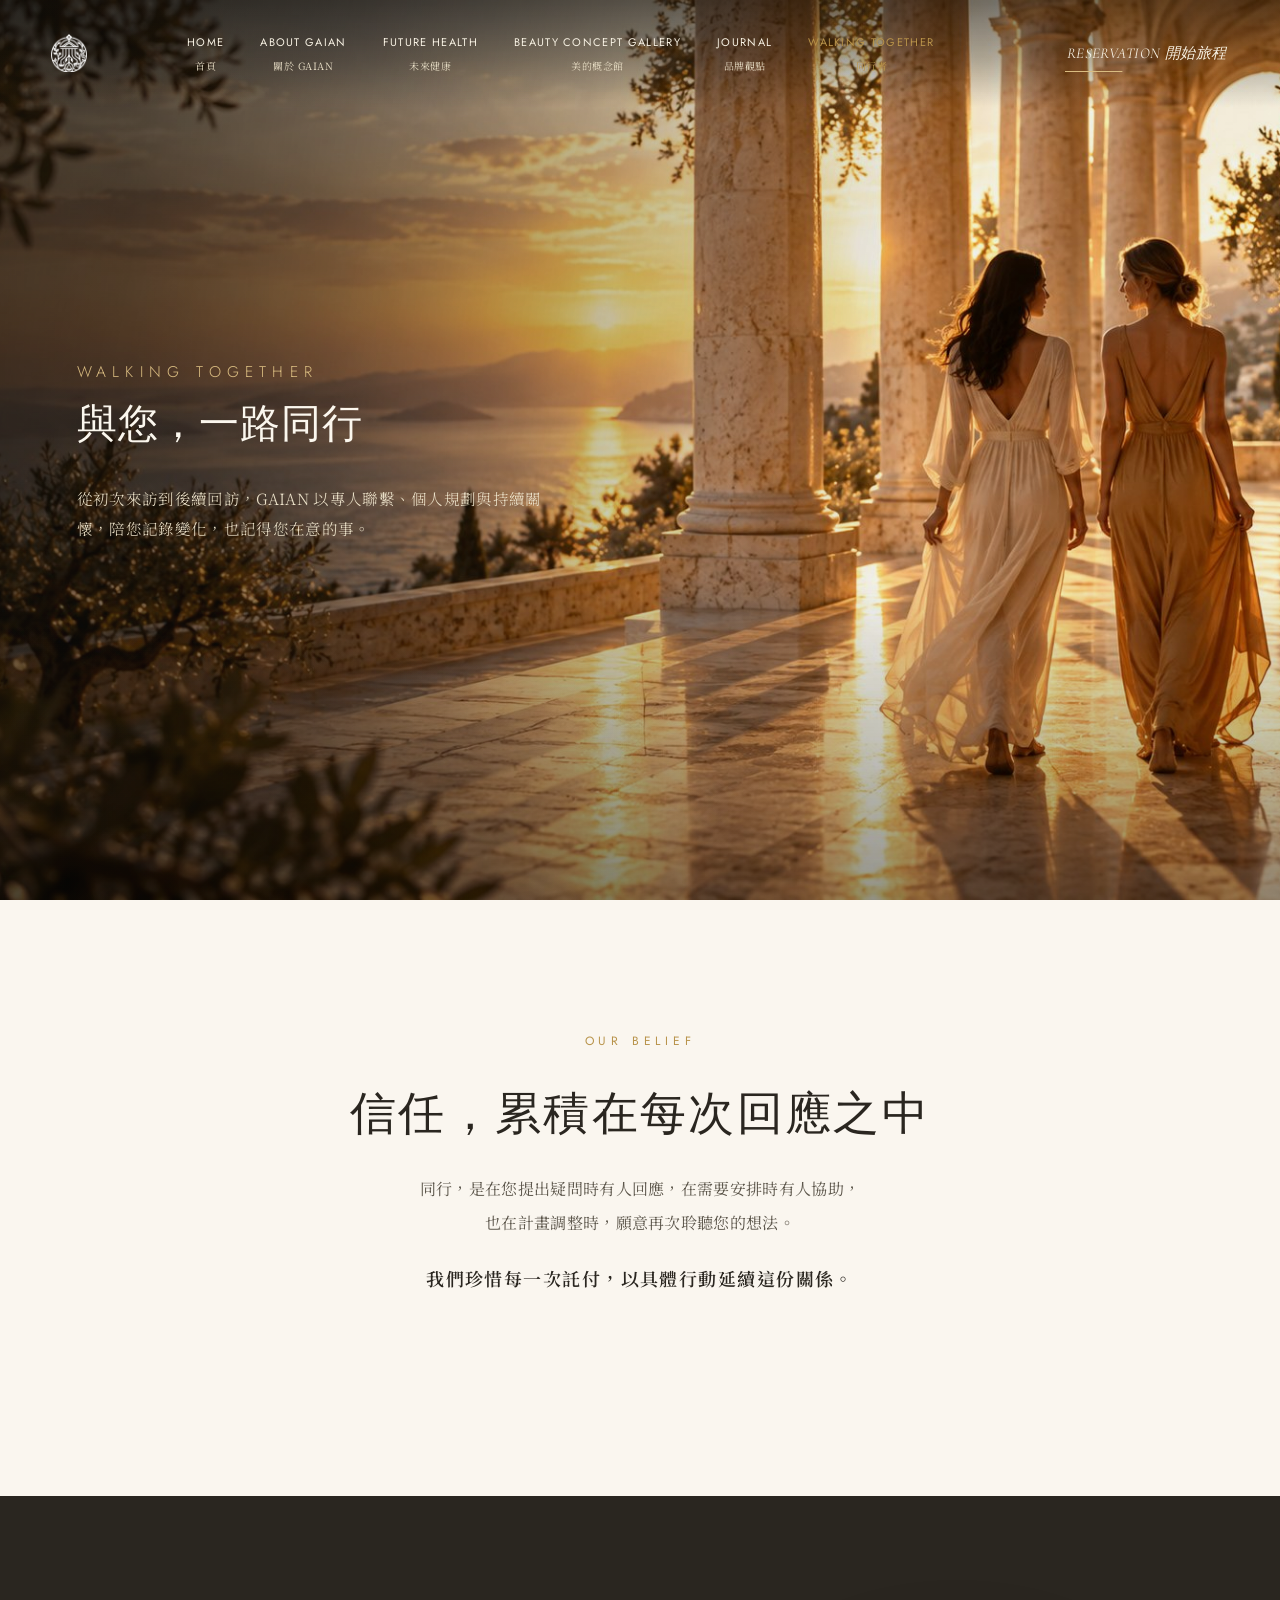
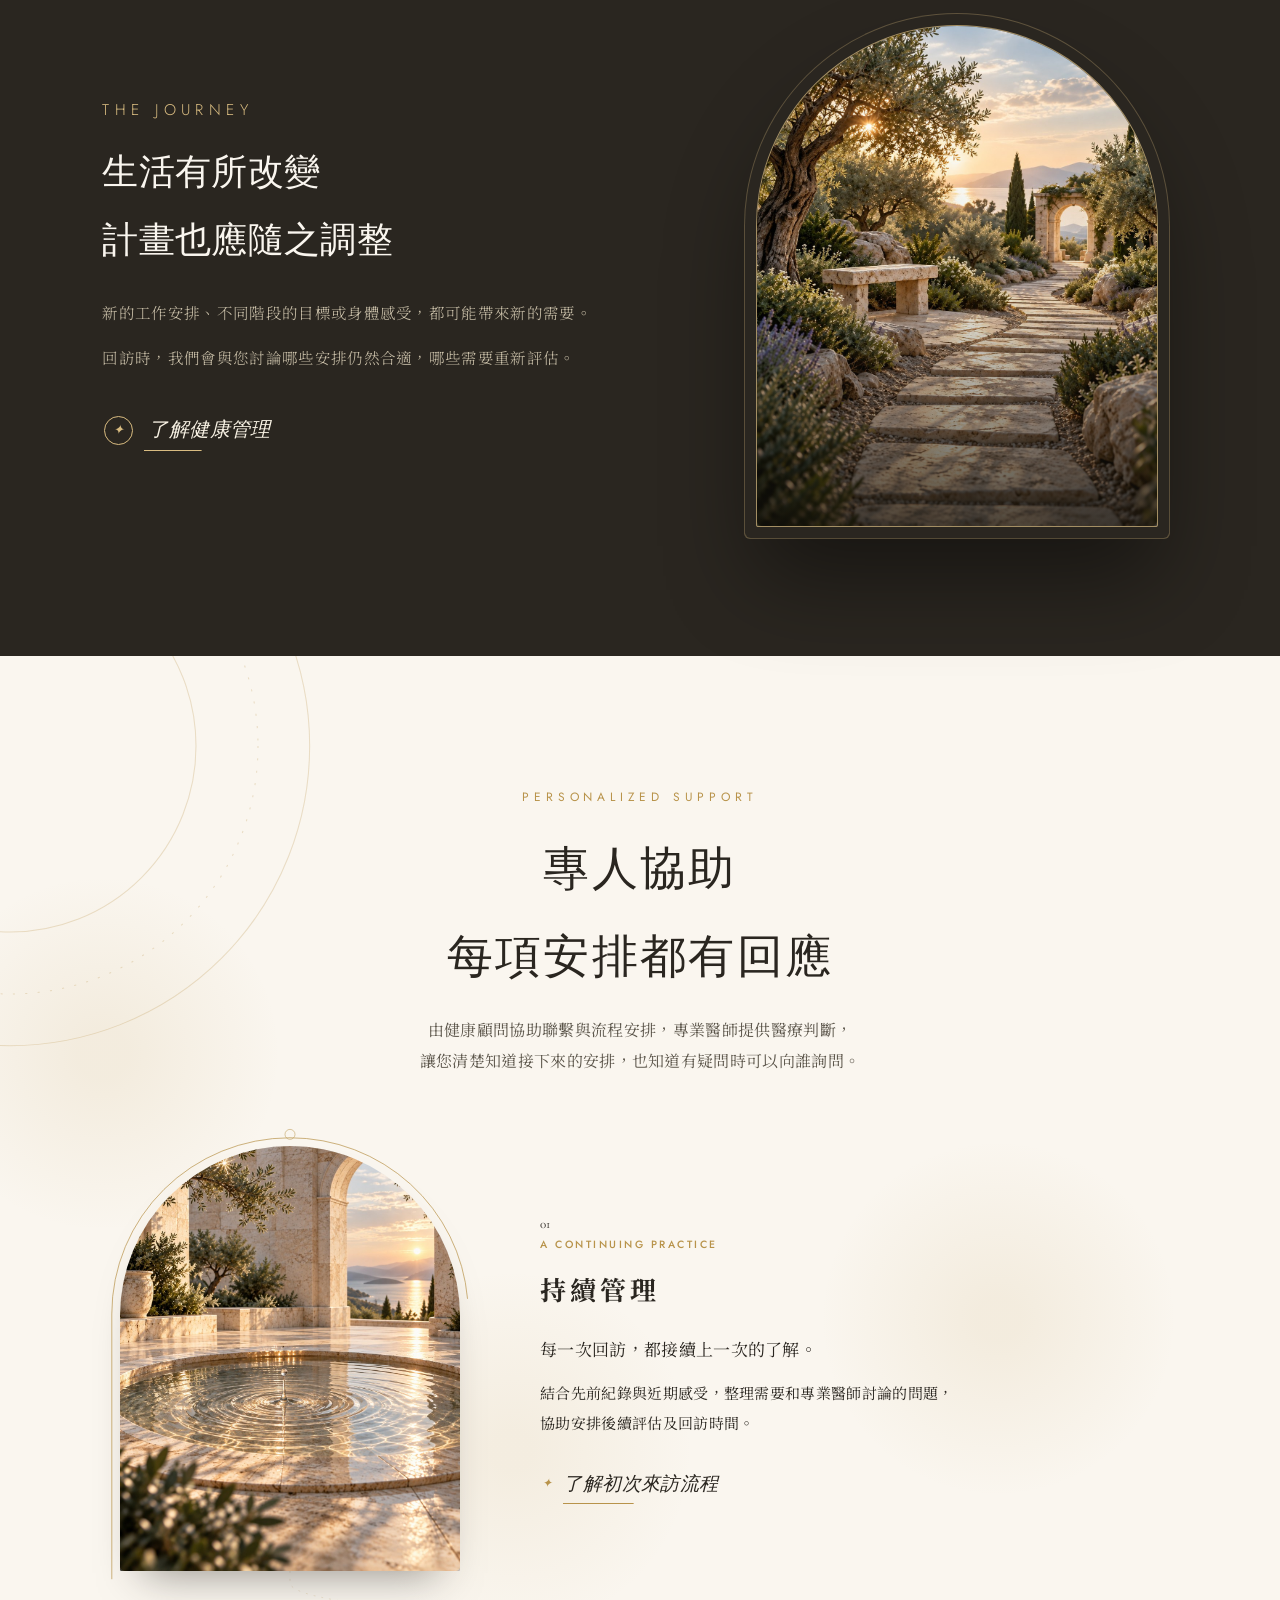
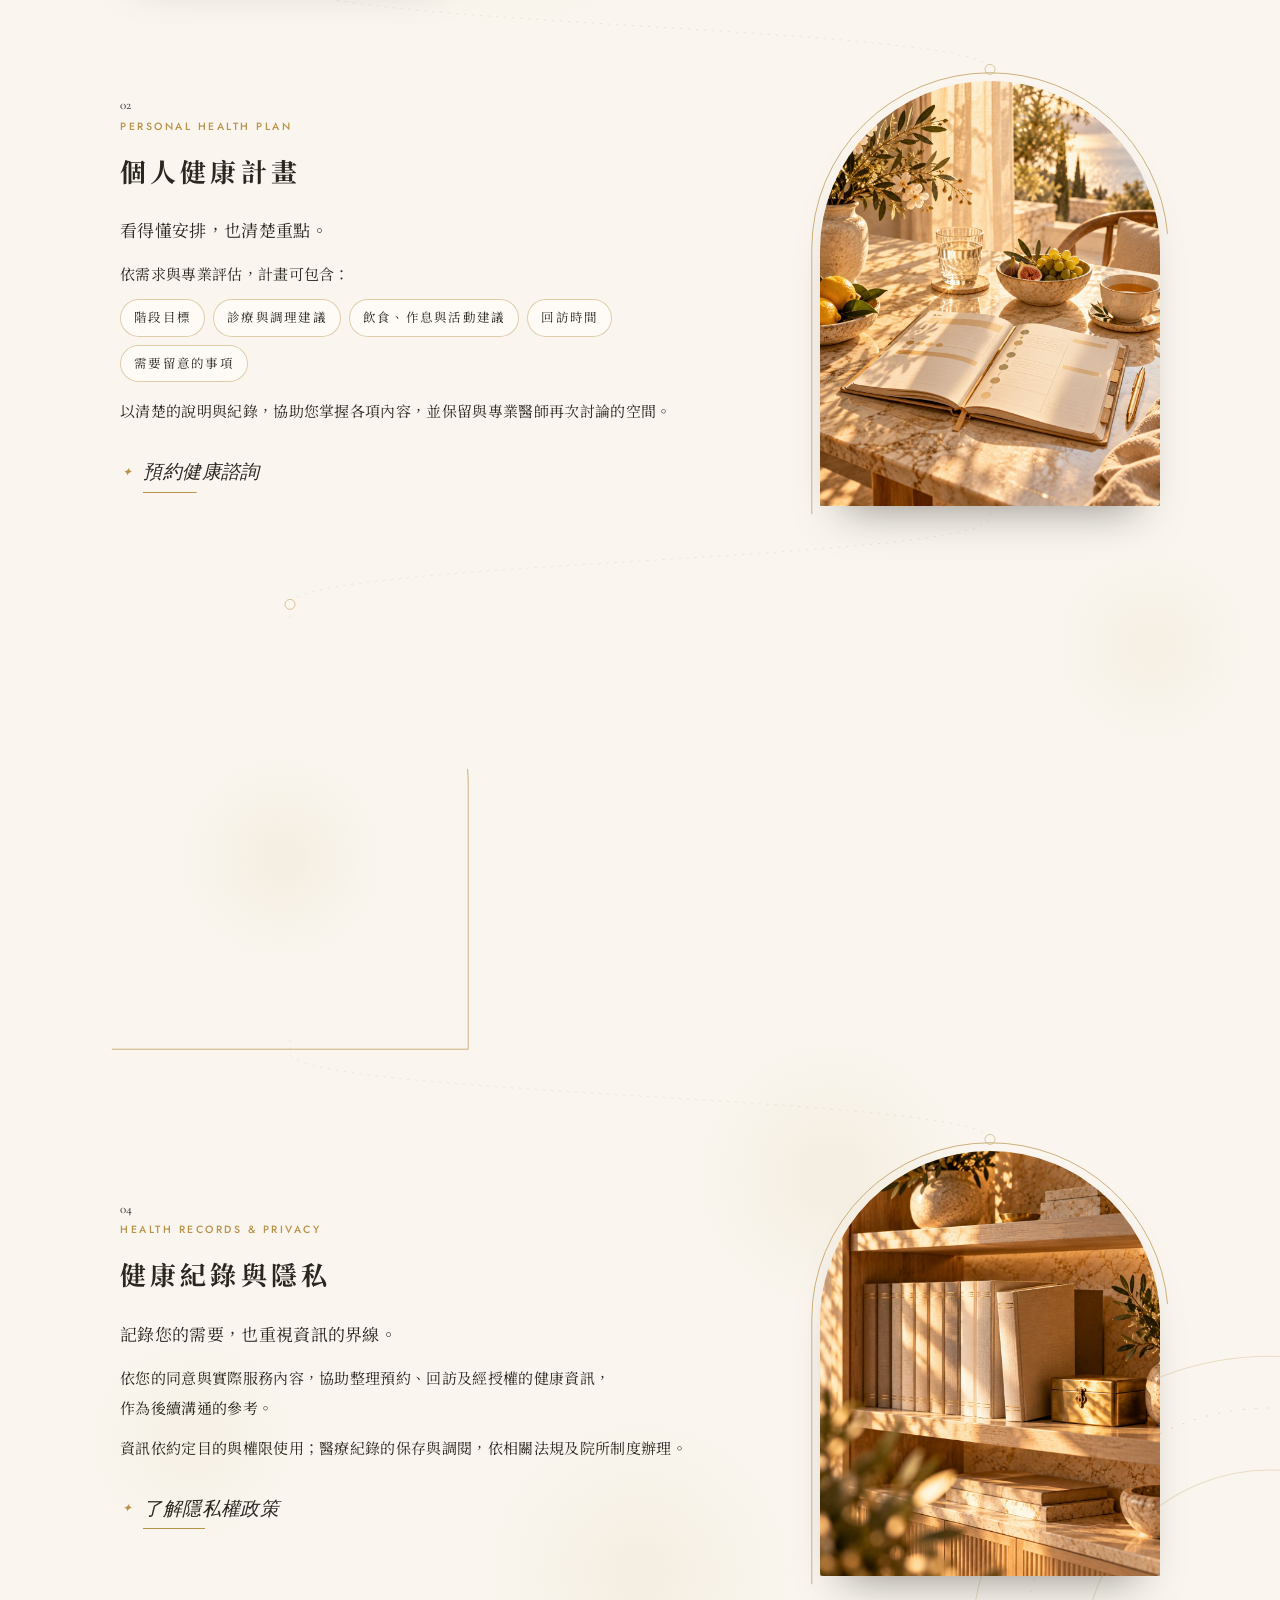
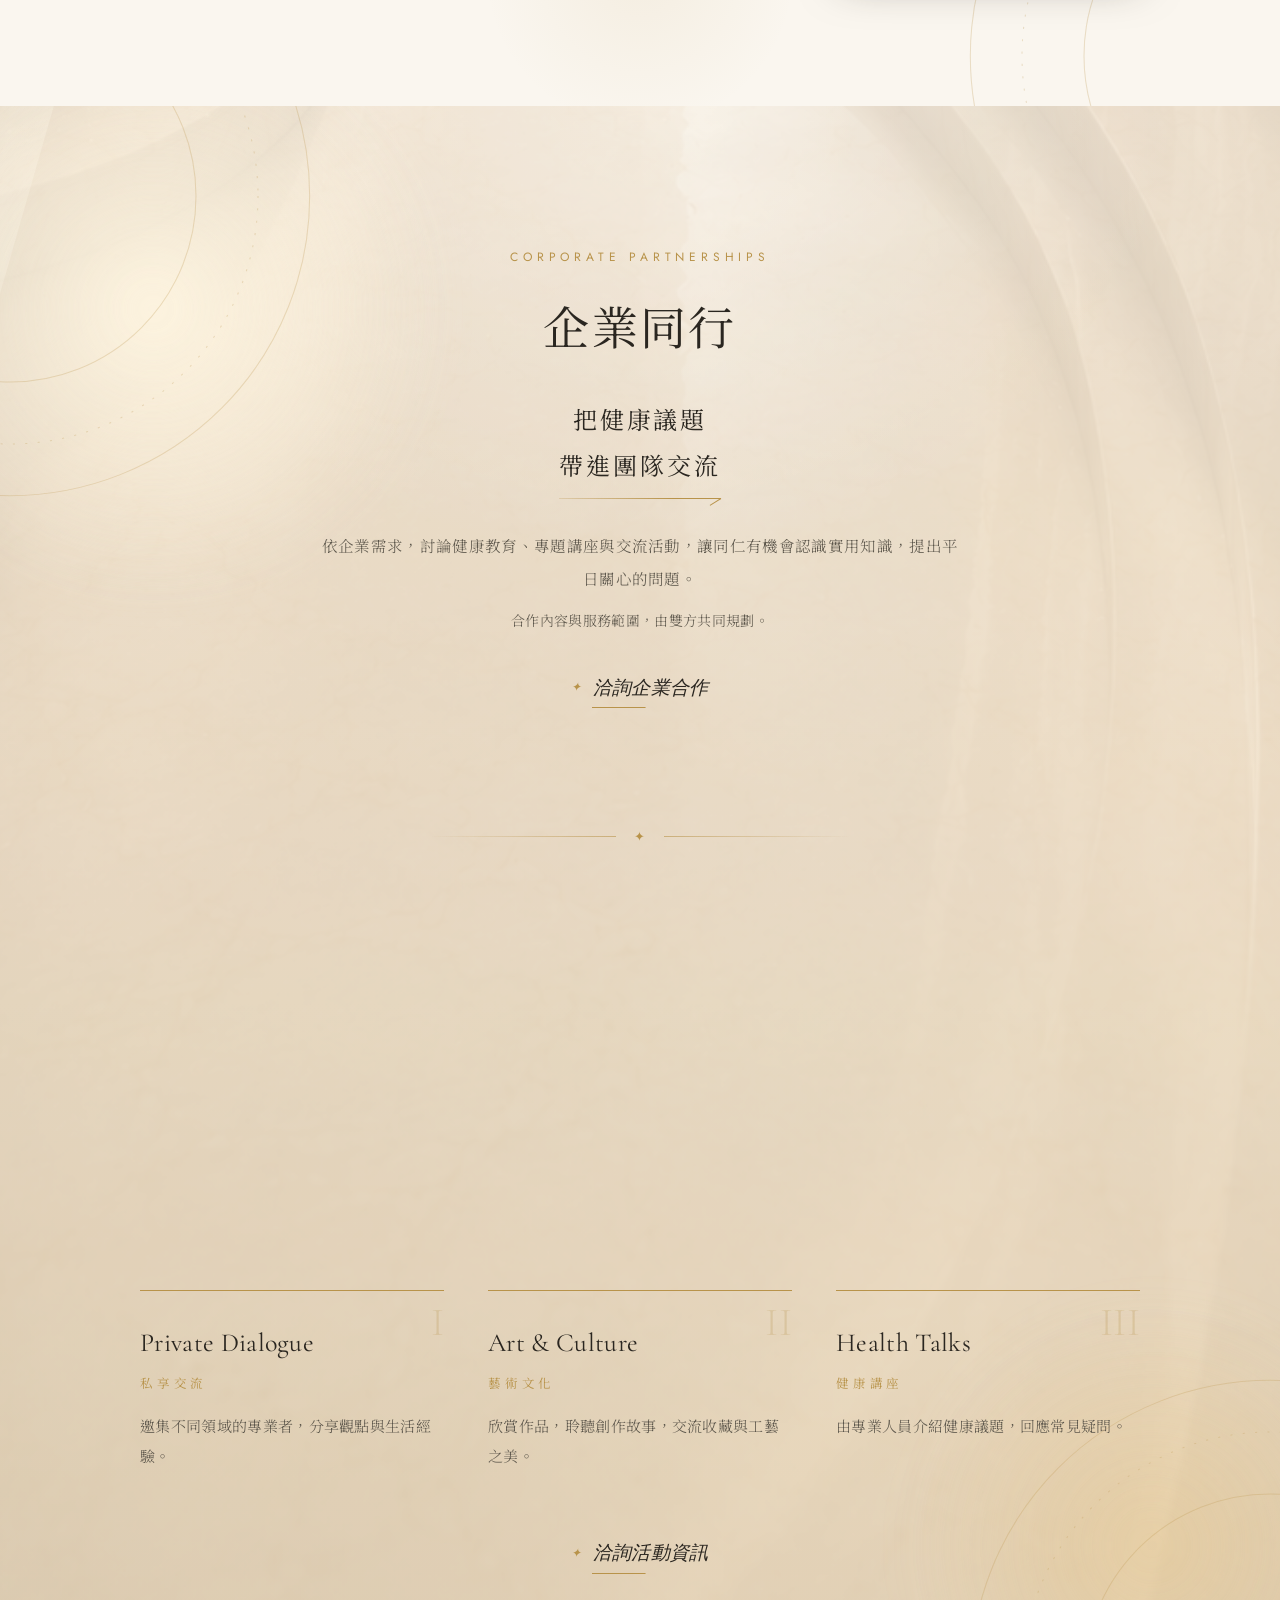
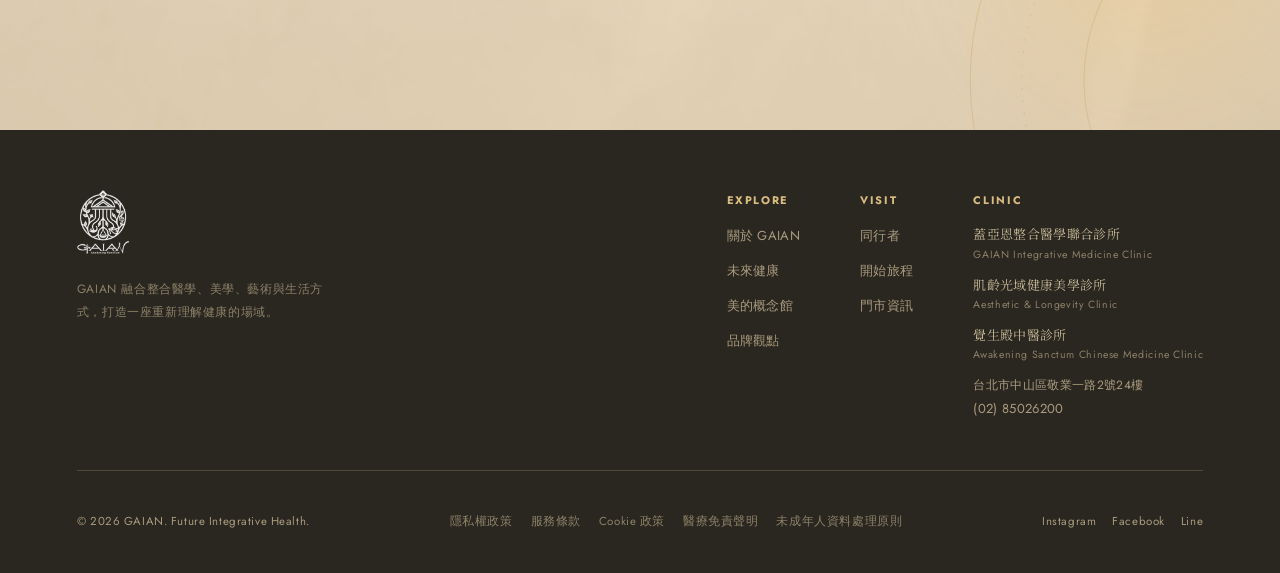
<file: walking-together.html>
<!DOCTYPE html>
<html lang="zh-Hant" class="has-aura">
<head>
<meta charset="UTF-8">
<meta name="viewport" content="width=device-width, initial-scale=1.0">
<title>同行者 | GAIAN</title>
<link rel="icon" type="image/png" sizes="32x32" href="images/shared/favicon-32.png">
<link rel="icon" type="image/png" sizes="192x192" href="images/shared/favicon-192.png">
<link rel="apple-touch-icon" sizes="180x180" href="images/shared/apple-touch-icon.png">
<link rel="preconnect" href="https://fonts.googleapis.com">
<link rel="preconnect" href="https://fonts.gstatic.com" crossorigin>
<link href="https://fonts.googleapis.com/css2?family=Cormorant+Garamond:ital,wght@0,300;0,400;0,500;1,400&family=Noto+Serif+TC:wght@300;400;500;600&family=Jost:wght@300;400;500&display=swap" rel="stylesheet">
<link rel="stylesheet" href="css/style.css">
<link rel="stylesheet" href="css/walking-together.css">
<link rel="stylesheet" href="css/motion.css">
<link rel="stylesheet" href="css/site-polish.css">
</head>
<body class="page-wt">

<nav class="nav" id="mainNav" data-active="walking-together"></nav>

<!-- 全頁連貫背景：金色絲帶流光＋柔焦金色光暈（js/aura.js，與其他頁同一套） -->
<canvas class="gl-aura" aria-hidden="true"></canvas>

<section class="gbeauty-hero wt-hero">
  <div class="wt-hero-media" aria-hidden="true"><i></i></div>
  <div class="gbeauty-hero-inner">
    <p class="eyebrow en">Walking Together</p>
    <h1>與您，一路同行</h1>
    <p>從初次來訪到後續回訪，GAIAN 以專人聯繫、個人規劃與持續關懷，陪您記錄變化，也記得您在意的事。</p>
  </div>
</section>

<section class="section" id="belief">
  <div class="section-head reveal">
    <p class="eyebrow en">Our Belief</p>
    <h2>信任<span class="d-only">，</span><br class="m-br">累積在每次回應之中</h2>
    <p class="tagline">同行，是在您提出疑問時有人回應，<br class="m-br">在需要安排時有人協助，<br class="d-only"><br class="m-br">也在計畫調整時，願意再次聆聽您的想法。</p>
    <p class="wt-belief-key">我們珍惜每一次託付<span class="d-only">，</span><br class="m-br">以具體行動延續這份關係。</p>
  </div>
</section>

<!-- ===== 健康旅程 =====
     配圖：images/walking-together/wt-01-journey.jpg（拱門形；目前為暫代圖，新圖用同檔名覆蓋即可）
     動畫：照片由模糊轉清晰、外圈雙金線拱門滑開 -->
<section class="section gb-believe" id="journey">
  <div class="gb-grid">
    <div class="reveal">
      <p class="eyebrow en">The Journey</p>
      <h2>生活有所改變<br>計畫也應隨之調整</h2>
      <p>新的工作安排、不同階段的目標或身體感受，都可能帶來新的需要。</p>
      <p>回訪時，我們會與您討論哪些安排仍然合適，哪些需要重新評估。</p>
      <div class="wt-cta"><a class="btn-star primary" href="future-health.html#management">了解健康管理<span class="btn-star-underline"></span></a></div>
    </div>
    <figure class="wt-journey-visual reveal-photo">
      <div class="wt-arch"><img src="images/walking-together/wt-01-journey.jpg" alt="一位同行者走向拱門外的海與光"></div>
    </figure>
  </div>
</section>

<!-- ===== 專屬顧問｜四段：健康管理方式／專屬規劃／健康顧問／健康紀錄 =====
     版面：四段兩欄排列，每段為小拱門照片＋文字。
     照片出場：先以金線描出拱門輪廓，照片再從一片柔光中浮現（與其他頁的「由下揭開」不同）。
     配圖：images/walking-together/wt-02～05（目前為暫代圖，新圖用同檔名覆蓋即可，生圖 Prompt 見《同行者頁_生圖Prompt.txt》）
     動畫：照片由下揭開、文字依序浮現；「理解→評估→規劃→陪伴→再理解」金線依序畫出並回到起點。 -->
<section class="section texture-bg" id="advisor">
  <div class="mo-rings" aria-hidden="true"><svg viewBox="0 0 600 600"><circle cx="300" cy="300" r="290"/><circle cx="300" cy="300" r="240" stroke-dasharray="2 10"/><circle cx="300" cy="300" r="180"/></svg><svg viewBox="0 0 600 600"><circle cx="300" cy="300" r="290"/><circle cx="300" cy="300" r="240" stroke-dasharray="2 10"/><circle cx="300" cy="300" r="180"/></svg></div>
  <div class="section-head reveal">
    <p class="eyebrow en">Personalized Support</p>
    <h2>專人協助<br>每項安排都有回應</h2>
    <p class="tagline">由健康顧問協助聯繫與流程安排，專業醫師提供醫療判斷，<br class="d-only">讓您清楚知道接下來的安排，也知道有疑問時可以向誰詢問。</p>
  </div>

  <div class="wt-cards wt-list">
    <article class="wt-card" data-animate>
      <figure class="wt-card-img"><div class="wt-arch"><img src="images/walking-together/wt-02-practice.jpg" alt="循環流動的水道，象徵持續的健康管理" loading="lazy"></div><svg class="wt-arch-line" viewBox="0 0 200 250" preserveAspectRatio="none" aria-hidden="true"><path pathLength="1" vector-effect="non-scaling-stroke" d="M1 249 V100 A99 99 0 0 1 199 100 V249 Z"/></svg></figure>
      <div class="wt-card-text">
        <span class="wt-no en">01</span>
        <p class="wt-en en">A Continuing Practice</p>
        <h3>持續管理</h3>
        <p class="wt-lead">每一次回訪，都接續上一次的了解。</p>
        <p>結合先前紀錄與近期感受，整理需要和專業醫師討論的問題，<br>協助安排後續評估及回訪時間。</p>
        <a class="btn-star dark" href="future-health.html#assessment">了解初次來訪流程<span class="btn-star-underline"></span></a>
      </div>
    </article>
    <article class="wt-card" data-animate>
      <figure class="wt-card-img"><div class="wt-arch"><img src="images/walking-together/wt-03-plan.jpg" alt="整理健康規劃的桌面與器物" loading="lazy"></div><svg class="wt-arch-line" viewBox="0 0 200 250" preserveAspectRatio="none" aria-hidden="true"><path pathLength="1" vector-effect="non-scaling-stroke" d="M1 249 V100 A99 99 0 0 1 199 100 V249 Z"/></svg></figure>
      <div class="wt-card-text">
        <span class="wt-no en">02</span>
        <p class="wt-en en">Personal Health Plan</p>
        <h3>個人健康計畫</h3>
        <p class="wt-lead">看得懂安排，也清楚重點。</p>
        <p>依需求與專業評估，計畫可包含：</p>
        <ul class="wt-tags"><li>階段目標</li><li>診療與調理建議</li><li>飲食、作息與活動建議</li><li>回訪時間</li><li>需要留意的事項</li></ul>
        <p>以清楚的說明與紀錄，協助您掌握各項內容，並保留與專業醫師再次討論的空間。</p>
        <a class="btn-star dark" href="contact.html">預約健康諮詢<span class="btn-star-underline"></span></a>
      </div>
    </article>
    <article class="wt-card" data-animate>
      <figure class="wt-card-img"><div class="wt-arch"><img src="images/walking-together/wt-04-advisor.jpg" alt="在 GAIAN 空間中進行一對一諮詢" loading="lazy"></div><svg class="wt-arch-line" viewBox="0 0 200 250" preserveAspectRatio="none" aria-hidden="true"><path pathLength="1" vector-effect="non-scaling-stroke" d="M1 249 V100 A99 99 0 0 1 199 100 V249 Z"/></svg></figure>
      <div class="wt-card-text">
        <span class="wt-no en">03</span>
        <p class="wt-en en">Dedicated Advisor</p>
        <h3>專屬健康顧問</h3>
        <p class="wt-lead">聯繫有人協助，醫療有專業把關。</p>
        <div class="wt-roles">
          <div><b>專屬健康顧問</b><span>需求聯繫<em class="wt-dot">・</em><br class="m-br">預約安排<br>回訪提醒<em class="wt-dot">・</em><br class="m-br">經授權的資訊整理</span></div>
          <i aria-hidden="true"></i>
          <div><b>專業醫師團隊</b><span>醫療評估<em class="wt-dot">・</em><br class="m-br">診斷處方<br>治療建議<em class="wt-dot">・</em><br class="m-br">後續診療規劃</span></div>
        </div>
        <p>顧問協助服務安排；<br class="m-br">醫療判斷與治療建議由專業醫師提供。</p>
        <a class="btn-star dark" href="future-health.html#team">認識醫療團隊<span class="btn-star-underline"></span></a>
      </div>
    </article>
    <article class="wt-card" data-animate>
      <figure class="wt-card-img"><div class="wt-arch"><img src="images/walking-together/wt-05-record.jpg" alt="陽光隨時間移動的石材窗台" loading="lazy"></div><svg class="wt-arch-line" viewBox="0 0 200 250" preserveAspectRatio="none" aria-hidden="true"><path pathLength="1" vector-effect="non-scaling-stroke" d="M1 249 V100 A99 99 0 0 1 199 100 V249 Z"/></svg></figure>
      <div class="wt-card-text">
        <span class="wt-no en">04</span>
        <p class="wt-en en">Health Records &amp; Privacy</p>
        <h3>健康紀錄與隱私</h3>
        <p class="wt-lead">記錄您的需要，也重視資訊的界線。</p>
        <p>依您的同意與實際服務內容，協助整理預約、回訪及經授權的健康資訊，<br>作為後續溝通的參考。</p>
        <p>資訊依約定目的與權限使用；醫療紀錄的保存與調閱，依相關法規及院所制度辦理。</p>
        <a class="btn-star dark" href="privacy.html">了解隱私權政策<span class="btn-star-underline"></span></a>
      </div>
    </article>
  </div>
</section>

<!-- ===== 企業同行＋私享活動｜同一個暖色區塊作為頁尾前的收尾 =====
     企業同行副標：與 future-health.html「從生活出發，重新理解醫學的意義」同款——金色底線從左劃到右，尾端半箭頭。
     私享活動類型：參考 about.html「品牌世界觀」（頂端金線依序畫出、羅馬數字、英文標＋中文標）。
     （私享活動目前三類；第四類確定後，在 .wt-events-grid 內再加一個 .wt-ev 即可，版面會自動排成四欄） -->
<section class="section wt-together" id="corporate">
  <!-- 背景點綴：大理石紋理、兩團暖光緩慢漂移、斜向流光；
       企業同行標題後方有一圈圈金色漣漪往外擴散（從個人延伸到組織）。 -->
  <div class="wt-tg-bg" aria-hidden="true">
    <span class="wt-tg-marble"></span>
    <span class="wt-tg-orb wt-tg-orb-a"></span><span class="wt-tg-orb wt-tg-orb-b"></span>
    <span class="wt-tg-sweep"></span>
    <div class="wt-ripple"><i></i><i></i><i></i><i></i></div>
  </div>
  <div class="mo-rings" aria-hidden="true"><svg viewBox="0 0 600 600"><circle cx="300" cy="300" r="290"/><circle cx="300" cy="300" r="240" stroke-dasharray="2 10"/><circle cx="300" cy="300" r="180"/></svg><svg viewBox="0 0 600 600"><circle cx="300" cy="300" r="290"/><circle cx="300" cy="300" r="240" stroke-dasharray="2 10"/><circle cx="300" cy="300" r="180"/></svg></div>
  <div class="wt-corp-inner" data-animate>
    <p class="eyebrow en">Corporate Partnerships</p>
    <h2>企業同行</h2>
    <p class="wt-sweep-title"><span class="wt-sweep">把健康議題<br>帶進團隊交流<i class="wt-sweep-arrow" aria-hidden="true"></i></span></p>
    <p class="wt-corp-body">依企業需求，討論健康教育、專題講座與交流活動，讓同仁有機會認識實用知識，提出平日關心的問題。</p>
    <p class="wt-corp-body wt-corp-note">合作內容與服務範圍，由雙方共同規劃。</p>
    <a class="btn-star dark" href="contact.html">洽詢企業合作<span class="btn-star-underline"></span></a>
  </div>

  <div class="wt-sep" aria-hidden="true"><i></i><span>✦</span><i></i></div>

  <div class="wt-events-block" id="events">
    <div class="section-head reveal">
      <p class="eyebrow en">Private Gatherings</p>
      <h2>私享活動</h2>
      <p class="wt-sweep-title"><span class="wt-sweep">在相聚之間<br>交換觀點與靈感<i class="wt-sweep-arrow" aria-hidden="true"></i></span></p>
      <p class="tagline">以健康、藝術與文化為主題，規劃小型交流與專題活動。</p>
    </div>
    <div class="wt-events-grid" data-animate>
      <div class="wt-ev" style="--i:0"><span class="wt-ev-num en" aria-hidden="true">I</span><b class="en">Private Dialogue</b><span class="wt-ev-zh">私享交流</span><p>邀集不同領域的專業者，分享觀點與生活經驗。</p></div>
      <div class="wt-ev" style="--i:1"><span class="wt-ev-num en" aria-hidden="true">II</span><b class="en">Art &amp; Culture</b><span class="wt-ev-zh">藝術文化</span><p>欣賞作品，聆聽創作故事，<br class="m-br">交流收藏與工藝之美。</p></div>
      <div class="wt-ev" style="--i:2"><span class="wt-ev-num en" aria-hidden="true">III</span><b class="en">Health Talks</b><span class="wt-ev-zh">健康講座</span><p>由專業人員介紹健康議題，回應常見疑問。</p></div>
    </div>
    <div class="wt-events-cta reveal"><a class="btn-star dark" href="contact.html">洽詢活動資訊<span class="btn-star-underline"></span></a></div>
  </div>
</section>

<footer>
  <div class="footer-top">
    <div class="logo-row">
      <img src="images/shared/logo.png" alt="GAIAN">
      <p>GAIAN 融合整合醫學、美學、藝術與生活方式，打造一座重新理解健康的場域。</p>
    </div>
    <div class="footer-links">
      <div class="footer-col"><b>Explore</b><a href="about.html">關於 GAIAN</a><a href="future-health.html">未來健康</a><a href="gallery.html">美的概念館</a><a href="journal.html">品牌觀點</a></div>
      <div class="footer-col"><b>Visit</b><a href="walking-together.html">同行者</a><a href="contact.html">開始旅程</a><a href="contact.html#location">門市資訊</a></div>
      <!-- 醫療機構識別資訊
           來源：PROJECT_STATUS.md §05（Status：APPROVED）、§06 Official Naming Rule。
           名稱、地址、電話為正式對外資料，不得改寫、簡稱或自行翻譯。
           TODO｜WEBSITE_MEMO.md §01 A-04：開業執照字號（兩院所各一）為官網必載事項，
           目前 [待確認]。取得後必須補列於本區塊，未補齊前不得 Go-Live。 -->
      <div class="footer-col footer-clinic">
        <b>Clinic</b>
        <p class="clinic-name">蓋亞恩整合醫學聯合診所<span>GAIAN Integrative Medicine Clinic</span></p>
        <p class="clinic-name">肌齡光域健康美學診所<span>Aesthetic &amp; Longevity Clinic</span></p>
        <p class="clinic-name">覺生殿中醫診所<span>Awakening Sanctum Chinese Medicine Clinic</span></p>
        <p class="clinic-meta">台北市中山區敬業一路2號24樓</p>
        <p class="clinic-meta"><a href="tel:+886285026200">(02) 85026200</a></p>
      </div>
    </div>
  </div>
  <div class="footer-bottom">
    <p>&copy; 2026 GAIAN. Future Integrative Health.</p>
    <!-- 法遵頁面連結。四份頁面目前均為「架構草稿」，尚未經法務審閱。
         依 WEBSITE_MEMO.md §01 B，未完成前全站不得 Go-Live。 -->
    <div class="footer-legal">
      <a href="privacy.html">隱私權政策</a>
      <a href="terms.html">服務條款</a>
      <a href="cookie-policy.html">Cookie 政策</a>
      <a href="medical-disclaimer.html">醫療免責聲明</a>
      <a href="minors-policy.html">未成年人資料處理原則</a>
    </div>
    <!-- TODO：社群連結網址 [待確認]；LINE 官方帳號連結見 WEBSITE_MEMO.md §01 A-11 -->
    <div class="footer-social"><a href="#">Instagram</a><a href="#">Facebook</a><a href="#">Line</a></div>
  </div>
</footer>

<script src="js/nav-data.js"></script>
<script src="js/nav.js"></script>
<script src="js/reveal.js"></script>
<script src="js/walking-together.js"></script>
<script src="js/aura.js"></script>

</body>
</html>
</file>
<file: css/style.css>
:root{
  --gold:#B8934A;
  --gold-light:#D9BC81;
  --gold-pale:#F3E9D6;
  --ink:#2A2620;
  --ink-soft:#5C564B;
  --cream:#FAF6EF;
  --mist:#EDE6D6;
  /* Hero 主視覺圖片：單一來源，Hero 本身與 About 交界的霧化過渡都讀這裡，
     以後只要換這一行，兩處會自動同步，不會再因為兩處各自寫死路徑而對不上 */
  --hero-img:url('../images/home/home-hero.png');
  --hero-pos:center 42%;
}
*{box-sizing:border-box;margin:0;padding:0;}
html{scroll-behavior:smooth;}
body{
  font-family:'Noto Serif TC','Jost',serif;
  background:var(--cream);
  color:var(--ink);
  line-height:1.9;
  letter-spacing:0.02em;
}
.en{font-family:'Cormorant Garamond',serif;}
.eyebrow{
  font-family:'Jost',sans-serif;
  font-size:12px;
  letter-spacing:0.35em;
  text-transform:uppercase;
  color:var(--gold);
  margin-bottom:18px;
}
.section{padding:130px 8vw;position:relative;}
.texture-bg{
  background-color:var(--cream);
  background-image:
    radial-gradient(circle at 8% 15%, rgba(184,147,74,0.10) 0%, rgba(184,147,74,0.10) 1%, transparent 7%),
    radial-gradient(circle at 22% 68%, rgba(184,147,74,0.07) 0%, rgba(184,147,74,0.07) 1%, transparent 5%),
    radial-gradient(circle at 40% 30%, rgba(184,147,74,0.09) 0%, rgba(184,147,74,0.09) 1%, transparent 9%),
    radial-gradient(circle at 65% 80%, rgba(184,147,74,0.08) 0%, rgba(184,147,74,0.08) 1%, transparent 6%),
    radial-gradient(circle at 78% 25%, rgba(184,147,74,0.10) 0%, rgba(184,147,74,0.10) 1%, transparent 8%),
    radial-gradient(circle at 90% 60%, rgba(184,147,74,0.06) 0%, rgba(184,147,74,0.06) 1%, transparent 5%),
    radial-gradient(circle at 50% 95%, rgba(184,147,74,0.07) 0%, rgba(184,147,74,0.07) 1%, transparent 6%),
    radial-gradient(circle at 15% 90%, rgba(184,147,74,0.05) 0%, rgba(184,147,74,0.05) 1%, transparent 4%);
  background-repeat:no-repeat;
  background-size:100% 100%;
}
.section-head{text-align:center;max-width:640px;margin:0 auto 70px;}
.section-head h2{
  font-family:'Cormorant Garamond',serif;
  font-weight:400;font-size:46px;letter-spacing:0.05em;
  color:var(--ink);margin-bottom:14px;
}
.section-head .tagline{font-size:16px;color:var(--ink-soft);}
.lede{max-width:760px;margin:0 auto;text-align:center;font-size:17px;color:var(--ink-soft);font-weight:300;}
.art-note{
  font-family:'Jost',sans-serif;font-size:11px;letter-spacing:0.05em;
  color:#A99B7E;text-align:center;font-style:italic;padding:8px;background:var(--ink);
}

/* NAV */
.nav{
  position:fixed;top:0;left:0;right:0;z-index:100;
  display:flex;align-items:center;justify-content:space-between;
  padding:22px 4vw;
  background:linear-gradient(180deg, rgba(15,13,9,0.55) 0%, rgba(15,13,9,0.28) 55%, rgba(15,13,9,0) 100%);
  transition:background 0.35s, box-shadow 0.35s, padding 0.35s;
}
.nav.scrolled, .nav.solid{
  background:rgba(250,246,239,0.92);
  backdrop-filter:blur(10px);
  box-shadow:0 1px 0 rgba(184,147,74,0.2);
  padding:14px 4vw;
}
.nav-logo{display:flex;flex-direction:column;align-items:flex-start;line-height:1.2;flex-shrink:0;}
.nav-logo img{height:38px;width:auto;max-width:none;flex-shrink:0;align-self:flex-start;filter:brightness(0) invert(1);transition:filter 0.35s;}
.nav.scrolled .nav-logo img, .nav.solid .nav-logo img{filter:none;}
.nav-logo .tagline{
  font-family:'Jost',sans-serif;font-size:8.5px;letter-spacing:0.2em;color:#EAE0C8;
  text-transform:uppercase;margin-top:4px;
}
.nav.scrolled .nav-logo .tagline, .nav.solid .nav-logo .tagline{color:var(--ink-soft);}
.nav-links{
  display:flex;gap:8px;list-style:none;
  font-family:'Jost',sans-serif;font-size:11px;letter-spacing:0.1em;text-transform:uppercase;
}
.nav-links > li > a{
  display:flex;flex-direction:column;align-items:center;gap:3px;
  color:#F8F2E4;text-decoration:none;transition:color 0.3s;padding:10px 14px;
}
.nav-links > li > a .en{font-family:'Jost',sans-serif;font-size:11px;letter-spacing:0.12em;}
.nav-links > li > a .zh{font-family:'Noto Serif TC',serif;font-size:10px;letter-spacing:0.05em;color:#EAE0C8;}
.nav.scrolled .nav-links > li > a, .nav.solid .nav-links > li > a{color:var(--ink);}
.nav.scrolled .nav-links > li > a .zh, .nav.solid .nav-links > li > a .zh{color:var(--ink-soft);}
.nav-links > li > a:hover{color:var(--gold);}
.nav-links > li > a:hover .zh{color:var(--gold);}
.nav-links > li.current > a{color:var(--gold);}
.nav-links > li.current > a .zh{color:var(--gold);}

.nav-utility{display:flex;align-items:center;gap:22px;margin-right:10px;}
.nav-utility a{
  font-family:'Jost',sans-serif;font-size:10.5px;letter-spacing:0.1em;text-transform:uppercase;
  color:#EAE0C8;text-decoration:none;border-bottom:1px solid transparent;
}
.nav.scrolled .nav-utility a, .nav.solid .nav-utility a{color:var(--ink-soft);}
.nav-utility a:hover{color:var(--gold-light);border-color:var(--gold-light);}
.nav.scrolled .nav-utility a:hover, .nav.solid .nav-utility a:hover{color:var(--gold);border-color:var(--gold);}
.nav-utility .lang{opacity:0.85;cursor:default;}

.nav-cta{display:flex;align-items:center;gap:20px;}
.nav-cta a.reserve{
  font-family:'Cormorant Garamond',serif;font-style:italic;font-size:15px;letter-spacing:0.03em;
  color:#F8F2E4;padding:6px 2px;text-decoration:none;position:relative;transition:color 0.3s;
}
.nav-cta a.reserve::after{
  content:"";position:absolute;left:0;right:0;bottom:2px;height:1px;background:var(--gold-light);
  transform:scaleX(0.35);transform-origin:left;transition:transform 0.4s ease;
}
.nav.scrolled a.reserve, .nav.solid a.reserve{color:var(--ink);}
.nav-cta a.reserve:hover{color:var(--gold-light);}
.nav.scrolled a.reserve:hover, .nav.solid a.reserve:hover{color:var(--gold);}
.nav-cta a.reserve:hover::after{transform:scaleX(1);}

/* MOBILE BURGER */
.nav-burger{
  display:none;flex-direction:column;justify-content:center;gap:5px;
  width:30px;height:30px;background:none;border:none;cursor:pointer;padding:0;flex-shrink:0;
}
.nav-burger span{display:block;width:100%;height:1px;background:#F8F2E4;transition:transform 0.3s,opacity 0.3s,background 0.3s;}
.nav.scrolled .nav-burger span, .nav.solid .nav-burger span{background:var(--ink);}
.nav-burger.open span:nth-child(1){transform:translateY(6px) rotate(45deg);}
.nav-burger.open span:nth-child(2){opacity:0;}
.nav-burger.open span:nth-child(3){transform:translateY(-6px) rotate(-45deg);}

/* MOBILE DRAWER（2026-10-18 改版：固定深色底、右上關閉鈕、可展開子目錄＋配圖） */
.mobile-drawer{
  position:fixed;inset:0;z-index:300;overflow-y:auto;-webkit-overflow-scrolling:touch;overscroll-behavior:contain;
  background:#16130E;
  background-image:radial-gradient(ellipse 80% 40% at 50% 0%,rgba(217,188,129,.12),transparent 70%);
  opacity:0;visibility:hidden;transform:translateY(-14px);
  transition:opacity 0.35s ease, transform 0.35s ease, visibility 0s linear 0.35s;
}
.mobile-drawer.open{
  opacity:1;visibility:visible;transform:translateY(0);
  transition:opacity 0.35s ease, transform 0.35s ease, visibility 0s linear 0s;
}
.m-head{position:sticky;top:0;z-index:2;display:flex;align-items:center;justify-content:space-between;padding:16px 6vw;
  background:linear-gradient(180deg,#16130E 70%,rgba(22,19,14,0));}
.m-logo img{height:36px;width:auto;filter:brightness(0) invert(1);}
.m-close{position:relative;width:40px;height:40px;background:none;border:1px solid rgba(217,188,129,.45);border-radius:50%;cursor:pointer;}
.m-close span{position:absolute;left:11px;right:11px;top:50%;height:1px;background:#F3E9D6;}
.m-close span:first-child{transform:rotate(45deg);}
.m-close span:last-child{transform:rotate(-45deg);}
.mobile-drawer-inner{display:flex;flex-direction:column;align-items:stretch;gap:30px;padding:10px 6vw 60px;text-align:left;}
.mobile-links{list-style:none;margin:0;padding:0;display:block;}
.m-item{border-bottom:1px solid rgba(217,188,129,.18);}
.m-top{width:100%;padding:18px 2px;background:none;border:none;text-align:left;color:#F8F2E4;text-decoration:none;cursor:pointer;font:inherit;}
.m-top{display:grid;grid-template-columns:1fr auto;grid-template-rows:auto auto;column-gap:10px;}
.m-top .en{grid-column:1;font-family:'Cormorant Garamond',serif;font-size:21px;letter-spacing:.06em;color:#F8F2E4;line-height:1.3;}
.m-top .zh{grid-column:1;margin-top:3px;font-family:'Noto Serif TC',serif;font-size:12.5px;letter-spacing:.08em;color:#C9BFA8;}
.m-top .m-plus{grid-column:2;grid-row:1 / span 2;align-self:center;}
/* 有子目錄的列：文字是連結（直接跳頁），右側 ＋ 才展開 */
.m-row{display:flex;align-items:stretch;padding:0;}
.m-link{flex:1;display:flex;flex-direction:column;padding:18px 2px;text-decoration:none;}
.m-link .zh{margin-left:0;}
.m-toggle{flex:0 0 56px;display:flex;align-items:center;justify-content:flex-end;padding:0 2px 0 12px;background:none;border:none;cursor:pointer;-webkit-tap-highlight-color:transparent;}
.m-toggle .m-plus{width:16px;height:16px;margin:0;}
.mobile-drawer a,.mobile-drawer button{-webkit-tap-highlight-color:transparent;outline:none;}
.mobile-drawer a:focus-visible,.mobile-drawer button:focus-visible{outline:1px solid rgba(217,188,129,.6);outline-offset:2px;}
.m-item.current > .m-top .en{color:var(--gold-light);}
.m-plus{position:relative;flex:0 0 auto;width:14px;height:14px;margin-left:10px;}
.m-plus::before,.m-plus::after{content:"";position:absolute;left:0;right:0;top:50%;height:1px;background:var(--gold-light);transition:transform .35s ease;}
.m-plus::after{transform:rotate(90deg);}
.m-item.open .m-plus::after{transform:rotate(0);}
.m-panel{display:grid;grid-template-rows:0fr;transition:grid-template-rows .45s cubic-bezier(.16,.8,.24,1);}
.m-item.open .m-panel{grid-template-rows:1fr;}
.m-panel-inner{overflow:hidden;}
.m-visual{position:relative;height:170px;border-radius:8px;overflow:hidden;margin:2px 0 14px;}
.m-visual img{position:absolute;inset:0;width:100%;height:100%;object-fit:cover;}
.m-visual::after{content:"";position:absolute;inset:0;background:linear-gradient(0deg,rgba(20,18,12,.85),rgba(20,18,12,.15) 70%);}
.m-quote{position:absolute;left:16px;right:16px;bottom:14px;z-index:1;margin:0;font-family:'Noto Serif TC',serif;font-size:14.5px;line-height:1.7;color:#FBF4E4;letter-spacing:.04em;}
.m-quote span{display:block;margin-top:6px;font-family:'Jost',sans-serif;font-size:9.5px;letter-spacing:.18em;color:var(--gold-light);}
.m-subs{display:flex;flex-direction:column;}
.m-sub{display:grid;grid-template-columns:auto 1fr;column-gap:10px;padding:13px 4px;text-decoration:none;border-top:1px solid rgba(217,188,129,.1);}
.m-sub .en{font-family:'Cormorant Garamond',serif;font-size:16.5px;color:#EDE3CE;letter-spacing:.04em;}
.m-sub .zh{font-family:'Noto Serif TC',serif;font-size:12px;color:#B5AA92;align-self:center;}
.m-sub-tag{grid-column:1 / -1;margin-top:4px;font-size:12.5px;color:var(--gold-light);letter-spacing:.04em;}
.m-go{display:inline-block;margin:12px 0 22px;font-family:'Cormorant Garamond',serif;font-style:italic;font-size:16px;color:var(--gold-light);text-decoration:none;border-bottom:1px solid rgba(217,188,129,.5);padding-bottom:2px;}
.mobile-utility{display:flex;gap:22px;justify-content:center;}
.mobile-utility a{
  font-family:'Jost',sans-serif;font-size:11px;letter-spacing:0.12em;text-transform:uppercase;
  color:#D9BC81;text-decoration:none;
}
.mobile-reserve{display:block;text-align:center;font-family:'Cormorant Garamond',serif;font-style:italic;font-size:19px;color:#F8F2E4;text-decoration:none;
  padding:14px;border:1px solid rgba(217,188,129,.5);border-radius:999px;}
body.no-scroll{overflow:hidden;}

@media(max-width:960px){
  .nav-links{display:none;}
  .nav-utility{display:none;}
  .nav-burger{display:flex;}
}
@media(min-width:961px){.mobile-drawer{display:none;}}
@media(max-width:480px){.nav-logo .tagline{display:none;}}

/* ===== MEGA MENU ===== */
.mega-panel{
  position:absolute;top:100%;left:50%;
  transform:translateX(-50%) translateY(-6px);
  width:min(1000px,88vw);
  background:var(--cream);border:0.5px solid var(--gold-light);
  box-shadow:0 30px 70px rgba(20,18,12,0.22);
  opacity:0;visibility:hidden;pointer-events:none;
  transition:opacity 0.3s ease, transform 0.3s ease, visibility 0s linear 0.3s;
  z-index:99;border-radius:12px;overflow:hidden;
}
.has-mega:hover .mega-panel{
  opacity:1;visibility:visible;pointer-events:auto;transform:translateX(-50%) translateY(0);
  transition:opacity 0.3s ease, transform 0.3s ease, visibility 0s linear 0s;
}
/* 下拉選單防誤關（2026-10-18）：選單上方加一段看不見的「橋」，滑鼠從選單名稱移到下拉時不會中斷；
   離開時延遲 0.35 秒才收起，滑鼠慢慢移動也不會不見 */
.mega-panel{overflow:visible !important;}
.mega-inner{border-radius:12px;overflow:hidden;}
.mega-panel::before{content:"";position:absolute;left:0;right:0;top:-48px;height:48px;}
.mega-panel{transition:opacity 0.25s ease, transform 0.25s ease, visibility 0s linear .25s;}  /* 2026-10-19：取消收起延遲，滑鼠離開即收 */
.has-mega:hover .mega-panel{transition-delay:0s,0s,0s;}
/* 滑到另一個選單時，前一個立即收起，避免兩層重疊 */
.nav-links:has(.has-mega:hover) .has-mega:not(:hover) .mega-panel{transition-delay:0s,0s,.25s;opacity:0;}
.mega-inner{display:grid;grid-template-columns:220px 1fr 300px;min-height:340px;}
.mega-list{padding:26px 0;border-right:0.5px solid rgba(184,147,74,0.25);}
.mega-list a{
  display:block;padding:13px 26px;text-decoration:none;border-left:2px solid transparent;transition:0.25s;
}
.mega-list a .en{display:block;font-family:'Cormorant Garamond',serif;font-size:16px;color:var(--ink);}
.mega-list a .zh{display:block;font-size:10.5px;letter-spacing:0.08em;color:var(--ink-soft);margin-top:2px;}
.mega-list a.active,.mega-list a:hover{border-left-color:var(--gold);background:var(--gold-pale);}
.mega-detail{padding:32px 30px;}
.mega-detail-item{display:none;}
.mega-detail-item.active{display:block;}
.mega-detail-item .eyebrow{margin-bottom:12px;}
.mega-detail-item h4{font-family:'Cormorant Garamond',serif;font-size:25px;font-weight:400;margin-bottom:8px;color:var(--ink);}
.mega-detail-item .mega-tagline{color:var(--gold);font-size:13.5px;margin-bottom:14px;}
.mega-detail-item .mega-desc{font-size:13px;color:var(--ink-soft);font-weight:300;line-height:1.8;margin-bottom:18px;}
.mega-detail-item .mega-link{font-size:11.5px;letter-spacing:0.08em;color:var(--ink);border-bottom:1px solid var(--gold);padding-bottom:2px;text-decoration:none;}
.mega-detail-item .mega-link:hover{color:var(--gold);}
.mega-visual{position:relative;overflow:hidden;}
.mega-visual img{position:absolute;inset:0;width:100%;height:100%;object-fit:cover;}
.mega-visual::before{content:"";position:absolute;inset:0;z-index:1;background:linear-gradient(0deg,rgba(20,18,12,0.86) 0%,rgba(20,18,12,0.55) 32%,rgba(20,18,12,0.08) 62%);}
.mega-quote{position:relative;z-index:2;height:100%;display:flex;flex-direction:column;justify-content:flex-end;padding:28px 24px;color:#F8F2E4;font-family:'Cormorant Garamond',serif;font-size:18px;line-height:1.6;}
.mega-quote span{display:block;margin-top:14px;font-family:'Jost',sans-serif;font-size:10.5px;letter-spacing:0.15em;color:var(--gold-light);}
@media(max-width:960px){.mega-panel{display:none;}}

/* HERO (home, full-bleed photo) */
.hero{
  height:100vh;min-height:720px;position:relative;
  display:flex;align-items:center;color:#F8F2E4;overflow:hidden;
  background:var(--hero-img) var(--hero-pos) / cover no-repeat;
}
.hero::before{
  content:"";position:absolute;inset:0;
  background:linear-gradient(100deg, rgba(20,18,12,0.62) 0%, rgba(20,18,12,0.32) 42%, rgba(20,18,12,0.05) 65%);
}
.hero::after{
  content:"";position:absolute;left:0;right:0;bottom:0;height:30%;
  background:linear-gradient(180deg, transparent, rgba(0,0,0,0.35));
}
.hero-inner{position:relative;z-index:2;max-width:640px;padding:0 6vw;}
.hero-inner .eyebrow{color:var(--gold-light);letter-spacing:0.4em;}
.hero-inner h1{font-size:34px;font-weight:400;letter-spacing:0.02em;margin-bottom:26px;color:#FBF7EE;}
.hero-inner h1 br{display:block;content:"";margin-top:2px;}
.hero-inner p{font-size:15.5px;font-weight:300;color:#EAE0C8;max-width:600px;margin:0 0 40px;}
.hero-inner p br{display:block;content:"";margin-top:6px;}
.hero-ctas{display:flex;gap:18px;flex-wrap:wrap;}
.btn{
  font-family:'Jost',sans-serif;font-size:13px;letter-spacing:0.2em;text-transform:uppercase;
  padding:15px 34px;border:1px solid var(--gold-light);color:#F8F2E4;background:transparent;
  cursor:pointer;transition:0.3s;text-decoration:none;display:inline-block;border-radius:3px;
}
.btn:hover{background:rgba(217,188,129,0.18);}
.btn.solid{background:var(--gold-light);color:var(--ink);border-color:var(--gold-light);}
.btn.solid:hover{background:var(--gold);}
.btn.dark{border-color:var(--gold);color:var(--ink);}
.btn.dark:hover{background:var(--gold-pale);}

/* 精緻版 CTA：星芒 + 細底線，取代制式方框按鈕 */
.btn-star{
  display:inline-flex;align-items:center;gap:11px;
  font-family:'Cormorant Garamond',serif;font-style:italic;font-size:19px;letter-spacing:0.02em;
  color:#F8F2E4;text-decoration:none;padding:8px 2px;position:relative;background:none;border:none;
  transition:color 0.3s;
}
.btn-star::before{content:"✦";font-size:12px;color:var(--gold-light);transition:transform 0.5s ease;}
.btn-star .btn-star-underline{
  position:absolute;left:23px;right:0;bottom:6px;height:1px;background:var(--gold-light);
  transform:scaleX(0.45);transform-origin:left;transition:transform 0.45s ease;
}
.btn-star:hover{color:var(--gold-light);}
.btn-star:hover::before{transform:rotate(90deg);}
.btn-star:hover .btn-star-underline{transform:scaleX(1);}
.btn-star.dark{color:var(--ink);}
.btn-star.dark::before{color:var(--gold);}
.btn-star.dark .btn-star-underline{background:var(--gold);}
.btn-star.dark:hover{color:var(--gold);}

/* 主要 CTA 變化款：星芒加上圓框，用於每個區塊最主要的行動呼籲，與次要連結做出區隔 */
.btn-star.primary{font-size:20px;gap:15px;}
.btn-star.primary::before{
  width:27px;height:27px;font-size:13px;display:inline-flex;align-items:center;justify-content:center;
  border:1px solid var(--gold-light);border-radius:50%;transition:all 0.5s ease;
}
.btn-star.primary .btn-star-underline{left:42px;}
.btn-star.primary:hover::before{background:var(--gold-light);color:var(--ink);transform:rotate(180deg);}
.btn-star.primary.dark::before{border-color:var(--gold);}
.btn-star.primary.dark:hover::before{background:var(--gold);color:#fff;}
.scroll-cue{
  position:absolute;bottom:36px;left:50%;transform:translateX(-50%);z-index:2;
  font-family:'Jost',sans-serif;font-size:10px;letter-spacing:0.3em;color:#EAE0C8;text-align:center;
}
.scroll-cue::after{content:"";display:block;width:1px;height:34px;background:var(--gold-light);margin:10px auto 0;}

/* PAGE HERO (interior pages, no photo yet) */
.page-hero{
  min-height:46vh;position:relative;display:flex;align-items:center;justify-content:center;
  text-align:center;color:#F8F2E4;overflow:hidden;padding:160px 6vw 70px;
  background:linear-gradient(150deg,#1C2420 0%,#3A3626 30%,#8C7A4E 68%,#D9BC81 100%);
}
.page-hero .crumb{
  font-family:'Jost',sans-serif;font-size:11px;letter-spacing:0.2em;color:#D9BC81;
  text-transform:uppercase;margin-bottom:20px;
}
.page-hero h1{font-family:'Cormorant Garamond',serif;font-weight:400;font-size:42px;margin-bottom:16px;}
.page-hero p{font-size:15px;color:#EAE0C8;font-weight:300;max-width:560px;margin:0 auto;}

/* Generic content block placeholder (interior pages, pre-copy) */
.block-grid{display:grid;grid-template-columns:repeat(2,1fr);gap:2px;max-width:1140px;margin:0 auto;}
.block-card{
  background:var(--surface, #fff);border:0.5px solid var(--gold-light);padding:44px 40px;
  background:var(--cream);border-radius:12px;
}
.block-card b{display:block;font-family:'Cormorant Garamond',serif;font-size:22px;font-weight:400;margin-bottom:10px;color:var(--ink);}
.block-card span{font-size:13.5px;color:var(--ink-soft);font-weight:300;}
@media(max-width:860px){.block-grid{grid-template-columns:1fr;}}

/* ABOUT（左文右圖） */
.about-grid{display:grid;grid-template-columns:1fr 0.85fr;gap:80px;align-items:start;max-width:1140px;margin:0 auto;}
.about-visual{
  aspect-ratio:4/5;border-radius:50%;overflow:hidden;
  box-shadow:0 0 0 1px var(--gold-light), 0 50px 90px rgba(20,18,12,0.28);
  position:relative;z-index:3;margin-top:-200px;
}
.about-text{padding-top:40px;position:relative;z-index:4;}
.about-visual img{width:100%;height:100%;object-fit:cover;}
@media(max-width:860px){.about-visual{margin-top:0;}.about-text{padding-top:0;}}
.about-text .eyebrow{margin-bottom:22px;}
.about-text h2{font-family:'Cormorant Garamond',serif;font-weight:400;font-size:38px;margin-bottom:24px;}
.about-text p{font-size:15.5px;color:var(--ink-soft);font-weight:300;margin-bottom:16px;}

/* CORE VALUES（四大核心，雜誌式錯落排版） */
.core-values{padding:110px 0;position:relative;}

/* About → Core Values → Process → Gallery 連續渲染：區塊交界＋區塊本身的柔和金色點綴暈染，
   讓幾個區塊視覺上連成同一片，也讓大片留白不會顯得太單薄 */
.zone-blend{
  position:absolute;top:-160px;left:0;right:0;height:640px;pointer-events:none;
  background:
    radial-gradient(ellipse 34% 46% at 14% 20%, rgba(184,147,74,0.14) 0%, rgba(184,147,74,0) 68%),
    radial-gradient(ellipse 28% 40% at 40% 55%, rgba(184,147,74,0.1) 0%, rgba(184,147,74,0) 65%),
    radial-gradient(ellipse 36% 50% at 68% 30%, rgba(184,147,74,0.15) 0%, rgba(184,147,74,0) 70%),
    radial-gradient(ellipse 30% 42% at 90% 62%, rgba(184,147,74,0.12) 0%, rgba(184,147,74,0) 66%),
    radial-gradient(ellipse 50% 90% at 50% 88%, rgba(184,147,74,0.1) 0%, rgba(184,147,74,0) 72%);
  filter:blur(44px);
}
@media(max-width:860px){.zone-blend{top:-90px;height:400px;filter:blur(28px);}}
.core-grid{display:flex;align-items:center;gap:14px;max-width:1400px;margin:60px auto 0;padding:0 4vw;}
.core-card{position:relative;display:block;flex:1;overflow:hidden;text-decoration:none;border-radius:8px;}
.core-card:nth-child(1){height:650px;}
.core-card:nth-child(2){height:520px;}
.core-card:nth-child(3){height:760px;}
.core-card:nth-child(4){height:580px;}
.core-card img{width:100%;height:100%;object-fit:cover;display:block;transition:transform 0.8s cubic-bezier(.16,.8,.24,1);}
.core-card:hover img{transform:scale(1.06);}
.core-cap{
  position:absolute;left:0;right:0;bottom:0;padding:24px 22px;z-index:2;
  background:linear-gradient(0deg,rgba(0,0,0,0.6),transparent);color:#F8F2E4;
}
.core-en{display:block;font-family:'Jost',sans-serif;font-size:10.5px;letter-spacing:0.15em;text-transform:uppercase;color:var(--gold-light);margin-bottom:6px;}
.core-zh{display:block;font-size:14px;line-height:1.5;}
@media(max-width:960px){
  /* 手機／平板：改成可橫向滑動的雜誌式卡片，取代四個等高方塊 */
  .core-grid{
    flex-wrap:nowrap;overflow-x:auto;scroll-snap-type:x mandatory;
    -webkit-overflow-scrolling:touch;gap:16px;padding:0 10vw 10px 6vw;
    scrollbar-width:none;
  }
  .core-grid::-webkit-scrollbar{display:none;}
  .core-card, .core-card:nth-child(1), .core-card:nth-child(2), .core-card:nth-child(3), .core-card:nth-child(4){
    flex:0 0 72vw;scroll-snap-align:center;
  }
  .core-card:nth-child(odd){height:440px;align-self:flex-start;}
  .core-card:nth-child(even){height:520px;align-self:flex-end;}
}

/* PROCESS（健康管理方式） */
.process{background:var(--cream);}
.process-diagram{position:relative;max-width:1000px;margin:60px auto 0;}
.process-line{position:absolute;top:0;left:0;width:100%;height:100%;z-index:1;pointer-events:none;}
.process-nodes{position:relative;z-index:2;display:grid;grid-template-columns:repeat(4,1fr);gap:20px;}
.process-node{text-align:center;}
.pn-index{display:block;font-family:'Jost',sans-serif;font-size:11px;letter-spacing:0.2em;color:var(--gold);margin-bottom:10px;}
.process-node b{display:block;font-family:'Cormorant Garamond',serif;font-size:26px;font-weight:400;margin-bottom:4px;color:var(--ink);}
.pn-en{font-family:'Jost',sans-serif;font-size:11px;letter-spacing:0.15em;color:var(--ink-soft);text-transform:uppercase;}
.process-cta{text-align:center;margin-top:50px;}

/* Scroll Journey（手機版專屬：一屏一步驟，滑動時背景依序切換） */
.scroll-journey{display:none;}
@media(max-width:760px){
  .process-diagram,
  .process-cta{display:none;}
  .scroll-journey{
    display:block;margin:50px -6vw -80px;
    scroll-snap-type:y mandatory;
  }
  .sj-step{
    height:100vh;position:relative;overflow:hidden;
    display:flex;align-items:center;justify-content:center;text-align:center;
    background-size:cover;background-position:center;
    scroll-snap-align:start;
  }
  .sj-step::before{
    content:"";position:absolute;inset:0;
    background:linear-gradient(180deg, rgba(20,17,12,0.5) 0%, rgba(20,17,12,0.3) 45%, rgba(20,17,12,0.6) 100%);
  }
  .sj-inner{position:relative;z-index:2;color:#F8F2E4;}
  .sj-index{
    display:block;font-family:'Jost',sans-serif;font-size:12px;letter-spacing:0.3em;
    color:var(--gold-light);margin-bottom:18px;
  }
  .sj-inner h3{font-family:'Cormorant Garamond',serif;font-weight:400;font-size:48px;margin-bottom:12px;color:#FBF7EE;}
  .sj-en{font-family:'Jost',sans-serif;font-size:12px;letter-spacing:0.2em;text-transform:uppercase;color:#E7DCC3;}
  .sj-cta{display:inline-block;margin-top:30px;position:relative;z-index:2;}
}
@media(min-width:761px){.scroll-journey{display:none !important;}}

/* ===== FLOW ZONE：Hero + About 柔光氛圍 ===== */
.flow-zone{position:relative;}
.shimmer-layer{position:absolute;inset:0;z-index:1;pointer-events:none;overflow:hidden;}
.shimmer{
  position:absolute;border-radius:50%;
  background:radial-gradient(circle, rgba(243,223,193,0.55) 0%, rgba(200,165,106,0.18) 45%, transparent 72%);
  filter:blur(3px);
  animation:shimmerPulse 10s ease-in-out infinite;
}
.shimmer.s1{width:240px;height:240px;top:12%;left:6%;animation-delay:0s;}
.shimmer.s2{width:170px;height:170px;top:44%;left:62%;animation-delay:3.2s;}
.shimmer.s3{width:190px;height:190px;top:80%;left:22%;animation-delay:6.4s;}
@keyframes shimmerPulse{0%,100%{opacity:0.22;transform:scale(0.9);}50%{opacity:0.6;transform:scale(1.08);}}
@media(max-width:760px){.shimmer-layer{display:none;}}
@media(prefers-reduced-motion: reduce){.shimmer{animation:none;opacity:0.3;}}

/* Hero → About 改回乾淨的硬切，不做任何漸層／霧化過渡。
   取而代之：About 是重要的品牌溝通區塊，改用「先神秘、往下滑再展示照片」的進場效果
   （.reveal 為文字淡入上移；.reveal-photo 為照片從模糊/變暗到清晰、帶一點縮放，
   靠 js/reveal.js 的 IntersectionObserver 在捲動進入視野時觸發）。 */
.reveal-photo{
  opacity:0;filter:blur(20px) brightness(0.65) saturate(0.75);
  transform:scale(1.06);
  transition:opacity 1.3s cubic-bezier(.16,.8,.24,1), filter 1.4s cubic-bezier(.16,.8,.24,1), transform 1.4s cubic-bezier(.16,.8,.24,1);
  transition-delay:0.15s;
}
.reveal-photo.in-view{
  opacity:1;filter:blur(0) brightness(1) saturate(1);
  transform:scale(1);
}
@media(prefers-reduced-motion: reduce){
  .reveal-photo{opacity:1;filter:none;transform:none;transition:none;}
}

.golden-line{
  fill:none;
  stroke:url(#goldGradient);
  stroke-width:1.6;
  stroke-linecap:round;
  stroke-linejoin:round;
  filter:drop-shadow(0 0 6px rgba(200,165,106,0.28));
  opacity:0.42;
}

/* GALLERY editorial */
.gallery-editorial{display:grid;grid-template-columns:1.4fr 1fr;gap:10px;max-width:1300px;margin:0 auto;}
.gallery-editorial .gimg{position:relative;overflow:hidden;aspect-ratio:4/5;border-radius:12px;}
.gallery-editorial .gimg:first-child{aspect-ratio:auto;}
.gallery-editorial-3{grid-template-columns:repeat(3,1fr);}
.gallery-editorial-3 .gimg:first-child{aspect-ratio:4/5;}
@media(max-width:860px){.gallery-editorial-3{grid-template-columns:1fr;}}
.gallery-editorial img{width:100%;height:100%;object-fit:cover;display:block;}
.gallery-cap{
  position:absolute;bottom:0;left:0;right:0;padding:20px 24px;
  font-family:'Jost',sans-serif;font-size:11px;letter-spacing:0.15em;color:#FAF6EF;
  background:linear-gradient(0deg,rgba(0,0,0,0.45),transparent);text-transform:uppercase;
}
.gallery-cta{text-align:center;margin-top:50px;}

/* BEAUTY ORBIT GRID（美的概念館首頁預覽，圓形＋軌道動態）：
   由左到右刻意錯落排列，不做整齊對齊，呼應「四大核心」的雜誌式節奏 */
.beauty-orbit-grid{
  display:flex;justify-content:center;align-items:flex-start;flex-wrap:wrap;
  gap:40px 50px;max-width:1200px;margin:70px auto 0;padding:30px 6vw 10px;
}
.orbit-card{position:relative;display:block;text-align:center;text-decoration:none;}
.orbit-card:nth-child(1){margin-top:60px;}
.orbit-card:nth-child(2){margin-top:0;}
.orbit-card:nth-child(3){margin-top:110px;}
.orbit-photo{
  position:relative;z-index:2;width:260px;height:260px;border-radius:50%;overflow:hidden;
  box-shadow:0 30px 60px rgba(20,18,12,0.24);
  transition:transform 0.7s cubic-bezier(.16,.8,.24,1), box-shadow 0.5s;
}
.orbit-card-lg .orbit-photo{width:330px;height:330px;}
.orbit-card:hover .orbit-photo{transform:scale(1.05);box-shadow:0 40px 80px rgba(20,18,12,0.3);}
.orbit-photo img{width:100%;height:100%;object-fit:cover;display:block;}
.orbit-ring{
  position:absolute;top:0;left:0;right:0;bottom:0;margin:-20px;
  border:1px solid var(--gold-light);border-radius:50%;z-index:1;
  animation:orbitSpin 26s linear infinite;
}
.orbit-ring::before{
  content:"";position:absolute;top:-3px;left:50%;width:6px;height:6px;margin-left:-3px;
  border-radius:50%;background:var(--gold);box-shadow:0 0 6px rgba(184,147,74,0.7);
}
.orbit-particle{position:absolute;border-radius:50%;background:var(--gold-light);z-index:1;opacity:0.7;}
.orbit-particle.p1{width:4px;height:4px;top:8%;right:-6px;animation:orbitFloat 7s ease-in-out infinite;}
.orbit-particle.p2{width:3px;height:3px;bottom:14%;left:-8px;animation:orbitFloat 9s ease-in-out infinite reverse;}
@keyframes orbitSpin{to{transform:rotate(360deg);}}
@keyframes orbitFloat{0%,100%{transform:translateY(0);opacity:0.5;}50%{transform:translateY(-10px);opacity:0.9;}}
.orbit-cap{margin-top:24px;max-width:260px;margin-left:auto;margin-right:auto;}
.orbit-title{display:block;font-family:'Cormorant Garamond',serif;font-weight:400;font-size:19px;color:var(--ink);margin-bottom:8px;}
.orbit-tagline{display:block;font-size:13px;line-height:1.7;color:var(--ink-soft);font-weight:300;}
@media(prefers-reduced-motion: reduce){.orbit-ring{animation:none;}.orbit-particle{animation:none;}}
@media(max-width:760px){
  .beauty-orbit-grid{flex-direction:column;align-items:center;gap:56px;}
  .orbit-photo{width:210px;height:210px;}
  .orbit-card-lg .orbit-photo{width:250px;height:250px;}
  /* 直向排列時左右自然錯開，不要三個都卡在正中間 */
  .orbit-card:nth-child(1){margin-top:0;align-self:flex-start;margin-left:6vw;}
  .orbit-card:nth-child(2){margin-top:0;align-self:center;}
  .orbit-card:nth-child(3){margin-top:0;align-self:flex-end;margin-right:6vw;}
}

/* MEDICAL TEAM */
.team{background:var(--ink);color:var(--cream);}
.team .section-head h2{color:var(--cream);}
.team .section-head .tagline{color:#C9BFA8;}
.team .lede{color:#C9BFA8;}
.team-grid{display:grid;grid-template-columns:repeat(3,1fr);gap:36px;max-width:1100px;margin:70px auto 0;}
.team-card{text-align:center;}
.team-photo{
  aspect-ratio:3/4;margin-bottom:18px;position:relative;overflow:hidden;border-radius:12px;
  background:linear-gradient(160deg,#3A3626,#5C4A2A,#8C7A4E);
  display:flex;align-items:center;justify-content:center;
}
.team-photo span{font-family:'Cormorant Garamond',serif;font-size:15px;color:#D9BC81;letter-spacing:0.1em;padding:0 16px;text-align:center;}
.team-card b{display:block;font-size:14.5px;margin-bottom:4px;font-weight:500;}
.team-card span.role{font-size:12px;color:#A99B7E;letter-spacing:0.05em;}
.team-card .team-quote{font-family:'Cormorant Garamond',serif;font-style:italic;font-size:13px;color:#C9BFA8;line-height:1.6;margin-top:10px;}
.team-card .team-desc{font-size:12.5px;color:#A99B7E;font-weight:300;line-height:1.75;margin-top:10px;}

/* THE PEOPLE OF GAIAN：首頁醫療區塊開場理念，先建立信念再介紹領域，最後才認識醫師 */
.people-intro{padding:100px 8vw 40px;text-align:center;}
.people-quote{
  font-family:'Cormorant Garamond',serif;font-weight:300;font-size:27px;line-height:1.85;
  color:var(--ink);max-width:620px;margin:0 auto;
}

/* OUR MEDICAL DISCIPLINES：六大醫療領域，拱門徽章＋右側說明文字，左右滑動輪播，取代死板的方格網格 */
.discipline-carousel{max-width:1300px;margin:60px auto 0;}
.discipline-track{
  display:flex;gap:56px;overflow-x:auto;scroll-snap-type:x mandatory;
  -webkit-overflow-scrolling:touch;padding:24px 6vw 30px;scrollbar-width:none;
}
.discipline-track::-webkit-scrollbar{display:none;}
.discipline-card{
  flex:0 0 400px;scroll-snap-align:center;display:flex;align-items:center;gap:26px;
  position:relative;text-decoration:none;padding:10px;border-radius:18px;
  transition:transform 0.5s cubic-bezier(.16,.8,.24,1), background 0.5s;
}
.discipline-card:nth-child(even){margin-top:40px;}
.discipline-card:hover{transform:translateY(-6px);background:rgba(184,147,74,0.06);}
.dc-arch{
  flex:0 0 150px;height:180px;display:flex;align-items:center;justify-content:center;
  border-radius:90px 90px 12px 12px;
  background:radial-gradient(circle at 50% 32%, rgba(184,147,74,0.22) 0%, rgba(184,147,74,0.07) 62%, transparent 78%);
  border:1px solid rgba(184,147,74,0.22);
}
.dc-index{font-family:'Cormorant Garamond',serif;font-size:42px;font-weight:300;color:var(--gold-light);}
.dc-body{display:block;flex:1;min-width:0;}
.discipline-card h3{font-family:'Cormorant Garamond',serif;font-weight:400;font-size:22px;color:var(--ink);margin-bottom:10px;}
.dc-en{display:block;font-family:'Jost',sans-serif;font-size:10.5px;letter-spacing:0.14em;text-transform:uppercase;color:var(--ink-soft);margin-top:4px;}
.discipline-card p{font-size:13.5px;color:var(--ink-soft);font-weight:300;line-height:1.75;margin-bottom:18px;}
.dc-arrow{display:inline-block;font-family:'Cormorant Garamond',serif;font-style:italic;color:var(--gold);font-size:18px;transition:transform 0.4s;}
.discipline-card:hover .dc-arrow{transform:translateX(6px);}
.discipline-nav{display:flex;align-items:center;justify-content:center;gap:22px;margin-top:20px;}
.disc-arrow{
  background:none;border:1px solid var(--gold);color:var(--gold);width:38px;height:38px;border-radius:50%;
  font-size:15px;cursor:pointer;transition:0.3s;display:flex;align-items:center;justify-content:center;
}
.disc-arrow:hover{background:var(--gold);color:#fff;}
.disc-dots{display:flex;gap:9px;}
.disc-dot{width:7px;height:7px;border-radius:50%;background:rgba(184,147,74,0.28);border:none;cursor:pointer;padding:0;transition:0.3s;}
.disc-dot.is-active{background:var(--gold);transform:scale(1.3);}
@media(max-width:760px){
  .discipline-card{flex:0 0 300px;gap:18px;}
  .discipline-card:nth-child(even){margin-top:26px;}
  .dc-arch{flex:0 0 110px;height:140px;}
}

/* THE COMPANIONS：首頁一次只展示一位醫師的輪播，避免變成「大頭照牆」 */
.companions{background:var(--ink);color:var(--cream);}
.companions .section-head h2{color:var(--cream);font-family:'Cormorant Garamond',serif;font-weight:300;}
.companions .section-head .eyebrow{color:var(--gold-light);}
.companion-slider{max-width:920px;margin:60px auto 0;position:relative;overflow:hidden;}
.companion-track{display:flex;transition:transform 0.7s cubic-bezier(.16,.8,.24,1);}
.companion-slide{
  flex:0 0 100%;display:grid;grid-template-columns:280px 1fr;gap:50px;align-items:center;
  opacity:0.3;transition:opacity 0.6s;padding:0 4px;
}
.companion-slide.is-active{opacity:1;}
.companion-photo{
  aspect-ratio:3/4;border-radius:12px;overflow:hidden;position:relative;
  background:linear-gradient(160deg,#3A3626,#5C4A2A,#8C7A4E);
  display:flex;align-items:center;justify-content:center;
}
.companion-photo span{font-family:'Cormorant Garamond',serif;font-size:17px;color:#D9BC81;letter-spacing:0.12em;}
.companion-role{font-family:'Jost',sans-serif;font-size:11px;letter-spacing:0.14em;text-transform:uppercase;color:var(--gold-light);display:block;margin-bottom:14px;}
.companion-info h3{font-family:'Cormorant Garamond',serif;font-weight:400;font-size:28px;color:var(--cream);margin-bottom:16px;}
.companion-quote{font-family:'Cormorant Garamond',serif;font-style:italic;font-size:18px;color:#F3E9D6;line-height:1.7;margin-bottom:18px;}
.companion-desc{font-size:14px;color:#C9BFA8;font-weight:300;line-height:1.8;}
.companion-nav{display:flex;align-items:center;justify-content:center;gap:24px;margin-top:44px;}
.companion-arrow{
  background:none;border:1px solid var(--gold);color:var(--gold-light);width:40px;height:40px;border-radius:50%;
  font-size:16px;cursor:pointer;transition:0.3s;display:flex;align-items:center;justify-content:center;
}
.companion-arrow:hover{background:var(--gold);color:var(--ink);}
.companion-dots{display:flex;gap:9px;}
.companion-dot{width:7px;height:7px;border-radius:50%;background:rgba(217,188,129,0.3);border:none;cursor:pointer;padding:0;transition:0.3s;}
.companion-dot.is-active{background:var(--gold-light);transform:scale(1.3);}
@media(max-width:760px){
  .companion-slide{grid-template-columns:1fr;text-align:center;gap:26px;}
  .companion-photo{max-width:220px;margin:0 auto;}
}

/* JOURNAL */
.journal-grid{display:grid;grid-template-columns:repeat(3,1fr);gap:44px;max-width:1140px;margin:0 auto;}
.journal-thumb{aspect-ratio:4/3;margin-bottom:20px;overflow:hidden;border-radius:12px;}
.journal-thumb img{width:100%;height:100%;object-fit:cover;display:block;filter:saturate(0.9);}
.journal-card .cat{font-family:'Jost',sans-serif;font-size:11px;letter-spacing:0.15em;color:var(--gold);text-transform:uppercase;margin-bottom:10px;}
.journal-card h3{font-size:18px;font-weight:500;margin-bottom:8px;}
.journal-card p{font-size:13.5px;color:var(--ink-soft);font-weight:300;}

/* FEATURED STORY（Journal 首頁精選） */
.featured-story{
  display:grid;grid-template-columns:1.3fr 1fr;gap:50px;align-items:center;
  max-width:1140px;margin:0 auto;text-decoration:none;color:inherit;
}
.fs-visual{aspect-ratio:16/10;overflow:hidden;border-radius:12px;}
.fs-visual img{width:100%;height:100%;object-fit:cover;display:block;transition:transform 0.7s ease;}
.featured-story:hover .fs-visual img{transform:scale(1.04);}
.fs-text .cat{font-family:'Jost',sans-serif;font-size:11px;letter-spacing:0.15em;color:var(--gold);text-transform:uppercase;margin-bottom:12px;}
.fs-text h3{font-family:'Cormorant Garamond',serif;font-size:30px;font-weight:400;margin-bottom:16px;color:var(--ink);}
.fs-text p{font-size:15px;color:var(--ink-soft);font-weight:300;margin-bottom:22px;}
.fs-read{font-family:'Jost',sans-serif;font-size:12px;letter-spacing:0.1em;color:var(--gold);text-transform:uppercase;}
@media(max-width:860px){.featured-story{grid-template-columns:1fr;gap:26px;}}

/* FINAL CTA */
.final-cta{
  position:relative;min-height:600px;display:flex;align-items:center;justify-content:center;
  text-align:center;color:#F8F2E4;overflow:hidden;
  background:url('../images/shared/gallery-tunnel.png') center 60% / cover no-repeat;
}
.final-cta::before{content:"";position:absolute;inset:0;background:linear-gradient(0deg,rgba(20,18,12,0.75),rgba(20,18,12,0.35));}
.final-inner{position:relative;z-index:2;max-width:640px;padding:0 24px;}
.final-inner .eyebrow{color:#F3E9D6;}
.final-inner h2{font-family:'Cormorant Garamond',serif;font-weight:300;font-size:34px;margin-bottom:20px;}
.final-inner p{font-size:15px;color:#E7DCC3;font-weight:300;margin-bottom:36px;}

footer{background:var(--ink);color:#A99B7E;padding:60px 6vw 40px;font-family:'Jost',sans-serif;}
.footer-top{
  display:flex;justify-content:space-between;align-items:flex-start;flex-wrap:wrap;gap:40px;
  max-width:1200px;margin:0 auto 40px;padding-bottom:40px;border-bottom:0.5px solid rgba(169,155,126,0.3);
}
footer .logo-row img{height:64px;width:auto;filter:brightness(0) invert(1);opacity:0.9;margin-bottom:14px;}
footer .logo-row p{font-size:12px;letter-spacing:0.05em;color:#8C8268;max-width:260px;}
.footer-links{display:flex;gap:60px;flex-wrap:wrap;}
.footer-col b{display:block;font-size:11px;letter-spacing:0.15em;text-transform:uppercase;color:#D9BC81;margin-bottom:14px;}
.footer-col a{display:block;font-size:13px;color:#A99B7E;text-decoration:none;margin-bottom:10px;}
.footer-col a:hover{color:var(--gold-light);}
.footer-bottom{
  display:flex;justify-content:space-between;align-items:center;flex-wrap:wrap;gap:16px;
  max-width:1200px;margin:0 auto;font-size:11.5px;letter-spacing:0.05em;
}
.footer-social{display:flex;gap:16px;}
.footer-social a{color:#A99B7E;text-decoration:none;font-size:11.5px;}

/* Footer 醫療機構識別區（PROJECT_STATUS.md §05／§06 正式資料）：
   三個機構名稱是法定必載事項，不能縮成一行小字，因此獨立一欄、給中文名足夠字級，
   英文名以次級灰階跟在下一行，維持 footer 原本的克制調性。 */
.footer-clinic{max-width:300px;}
.footer-clinic .clinic-name{
  font-family:'Noto Serif TC',serif;font-size:13px;line-height:1.5;
  color:#C4B896;margin-bottom:12px;
}
.footer-clinic .clinic-name span{
  display:block;font-family:'Jost',sans-serif;font-size:10.5px;letter-spacing:0.06em;
  color:#8C8268;margin-top:3px;
}
.footer-clinic .clinic-meta{font-size:12px;line-height:1.7;color:#A99B7E;margin-top:2px;}
.footer-clinic .clinic-meta a{color:#A99B7E;text-decoration:none;}
.footer-clinic .clinic-meta a:hover{color:var(--gold-light);}

/* 法遵頁面連結：與 copyright 同一列，字級刻意小於主導覽，不搶視覺 */
.footer-legal{display:flex;gap:18px;flex-wrap:wrap;}
.footer-legal a{color:#8C8268;text-decoration:none;font-size:11.5px;letter-spacing:0.05em;}
.footer-legal a:hover{color:var(--gold-light);}
@media(max-width:860px){
  .footer-clinic{max-width:none;}
  .footer-bottom{flex-direction:column;align-items:flex-start;gap:14px;}
}

/* ===== SCROLL REVEAL (site-wide utility) ===== */
.reveal{opacity:0;transform:translateY(28px);transition:opacity 0.9s cubic-bezier(.16,.8,.24,1), transform 0.9s cubic-bezier(.16,.8,.24,1);}
.reveal.in-view{opacity:1;transform:translateY(0);}
.reveal-delay-1.in-view{transition-delay:0.1s;}
.reveal-delay-2.in-view{transition-delay:0.2s;}
.reveal-delay-3.in-view{transition-delay:0.3s;}
.reveal-delay-4.in-view{transition-delay:0.4s;}
@media (prefers-reduced-motion: reduce){
  .reveal{opacity:1;transform:none;transition:none;}
}

/* ===== BEAUTY CONCEPT GALLERY PAGE ===== */
.gbeauty-hero{
  height:100vh;min-height:640px;position:relative;display:flex;align-items:center;
  color:#F8F2E4;overflow:hidden;
  background:url('../images/shared/gallery-tunnel.png') center 45% / cover no-repeat;
}
.gbeauty-hero::before{content:"";position:absolute;inset:0;background:linear-gradient(100deg, rgba(20,18,12,0.6) 0%, rgba(20,18,12,0.25) 45%, rgba(20,18,12,0.05) 68%);}
.gbeauty-hero::after{content:"";position:absolute;left:0;right:0;bottom:0;height:35%;background:linear-gradient(180deg, transparent, rgba(0,0,0,0.4));}
.gbeauty-hero-inner{position:relative;z-index:2;max-width:620px;padding:0 6vw;}
.gbeauty-hero-inner .eyebrow{color:var(--gold-light);letter-spacing:0.4em;}
.gbeauty-hero-inner h1{font-family:'Cormorant Garamond',serif;font-weight:400;font-size:40px;letter-spacing:0.02em;margin-bottom:22px;color:#FBF7EE;}
.gbeauty-hero-inner p{font-size:15.5px;font-weight:300;color:#EAE0C8;max-width:560px;margin:0;}
.gbeauty-hero-inner p br{display:block;content:"";margin-top:6px;}

.gb-believe{background:var(--ink);color:var(--cream);}
.gb-believe .gb-grid{display:grid;grid-template-columns:1fr 0.9fr;gap:70px;align-items:center;max-width:1140px;margin:0 auto;}
.gb-believe .eyebrow{color:var(--gold-light);}
.gb-believe h2{font-family:'Cormorant Garamond',serif;font-weight:400;font-size:36px;margin-bottom:22px;color:var(--cream);}
.gb-believe p{font-size:15px;color:#C9BFA8;font-weight:300;margin-bottom:14px;}
.gb-believe-visual{
  aspect-ratio:4/5;overflow:hidden;position:relative;border-radius:12px;
  background:linear-gradient(160deg,#2A2620 0%,#5C4A2A 45%,#B8934A 100%);
  display:flex;align-items:center;justify-content:center;
}
.gb-believe-visual span{font-family:'Cormorant Garamond',serif;font-style:italic;font-size:16px;color:#F3E9D6;letter-spacing:0.08em;text-align:center;padding:0 30px;}

.gb-compare{max-width:1140px;margin:0 auto;}
.gb-compare-grid{display:grid;grid-template-columns:1fr 1fr;gap:60px;margin-bottom:70px;}
.gb-compare-col{border-top:1px solid var(--gold-light);padding-top:22px;}
.gb-compare-col b{display:block;font-family:'Cormorant Garamond',serif;font-size:20px;font-weight:400;margin-bottom:16px;color:var(--ink);}
.gb-compare-col.muted b{color:var(--ink-soft);}
.gb-compare-col ul{list-style:none;display:flex;flex-direction:column;gap:10px;}
.gb-compare-col li{font-size:14px;color:var(--ink-soft);font-weight:300;}
.gb-compare-col.muted li{opacity:0.6;}
.gb-compare-col:not(.muted) li{color:var(--ink);font-weight:400;}

.gb-flow{display:flex;flex-direction:column;align-items:center;gap:0;margin:0 auto 60px;max-width:200px;}
.gb-flow-node{
  font-size:15px;color:var(--ink);padding:10px 22px;border:1px solid var(--gold);border-radius:999px;
  background:var(--gold-pale);white-space:nowrap;
}
.gb-flow-line{width:1px;height:34px;background:linear-gradient(var(--gold),var(--gold-light));position:relative;overflow:hidden;}
.gb-flow-line::after{
  content:"";position:absolute;left:-2px;top:-40px;width:5px;height:16px;border-radius:3px;
  background:var(--gold-light);filter:blur(1px);
  animation:gbFlowPulse 2.4s ease-in-out infinite;
}
@keyframes gbFlowPulse{
  0%{top:-16px;opacity:0;}
  15%{opacity:1;}
  85%{opacity:1;}
  100%{top:34px;opacity:0;}
}
.gb-compare-cta{text-align:center;font-size:17px;color:var(--ink);max-width:520px;margin:0 auto;font-family:'Cormorant Garamond',serif;font-style:italic;}

.gb-objects{max-width:1300px;margin:0 auto;display:grid;grid-template-columns:repeat(2,1fr);gap:10px;}
.gb-object{position:relative;aspect-ratio:4/5;overflow:hidden;border-radius:12px;}
.gb-object-visual{
  position:absolute;inset:0;transition:transform 0.8s cubic-bezier(.16,.8,.24,1);
  display:flex;align-items:center;justify-content:center;
}
.gb-object:hover .gb-object-visual{transform:scale(1.04);}
.gb-object-visual span{font-family:'Cormorant Garamond',serif;font-size:15px;color:rgba(255,255,255,0.7);letter-spacing:0.15em;}
.gb-o1 .gb-object-visual{background:linear-gradient(150deg,#F3E9D6,#D9BC81,#8C7A4E);}
.gb-o2 .gb-object-visual{background:linear-gradient(150deg,#EDE6D6,#B79C6B,#5C4A2A);}
.gb-o3 .gb-object-visual{background:linear-gradient(150deg,#FAF6EF,#C9A55C,#3A3626);}
.gb-o4 .gb-object-visual{background:linear-gradient(150deg,#E3D6B8,#8C7A4E,#2A2620);}
.gb-object-cap{
  position:absolute;left:0;right:0;bottom:0;padding:26px 28px;z-index:2;
  background:linear-gradient(0deg,rgba(0,0,0,0.55),transparent);color:#F8F2E4;
}
.gb-object-cap .en{font-family:'Cormorant Garamond',serif;font-size:22px;display:block;margin-bottom:4px;}
.gb-object-cap p{font-size:13px;color:#E7DCC3;font-weight:300;max-width:280px;}

.gb-io{background:var(--mist);}
.gb-io-wrap{display:grid;grid-template-columns:1fr auto 1fr;gap:40px;max-width:900px;margin:0 auto 50px;align-items:start;}
.gb-io-col{padding-top:6px;}
.gb-io-col.right{text-align:right;}
.gb-io-col b{display:block;font-family:'Jost',sans-serif;font-size:13px;letter-spacing:0.2em;text-transform:uppercase;color:var(--gold);margin-bottom:18px;}
.gb-io-col ul{list-style:none;display:flex;flex-direction:column;gap:10px;}
.gb-io-col li{font-size:15px;color:var(--ink-soft);font-weight:300;}
.gb-io-line{width:1px;background:linear-gradient(var(--gold-light),var(--gold),var(--gold-light));align-self:stretch;}
.gb-io-cta{text-align:center;font-size:17px;color:var(--ink);max-width:480px;margin:0 auto;font-family:'Cormorant Garamond',serif;font-style:italic;}

.gb-collection-grid{display:grid;grid-template-columns:repeat(4,1fr);gap:28px;max-width:1200px;margin:0 auto;}
.gb-citem{text-align:center;}
.gb-citem-visual{
  aspect-ratio:1/1;margin-bottom:16px;position:relative;overflow:hidden;border-radius:12px;
  background:linear-gradient(160deg,#F3E9D6,#D9BC81);
  transition:transform 0.5s ease;
}
.gb-citem:hover .gb-citem-visual{transform:translateY(-4px);}
.gb-citem b{display:block;font-size:14px;font-weight:600;margin-bottom:6px;}
.gb-citem span{font-size:12.5px;color:var(--ink-soft);font-weight:300;line-height:1.6;}

.gb-closing{
  position:relative;min-height:560px;display:flex;align-items:center;justify-content:center;
  text-align:center;color:#F8F2E4;overflow:hidden;
  background:url('../images/shared/gallery-constellation.png') center 40% / cover no-repeat;
}
.gb-closing::before{content:"";position:absolute;inset:0;background:linear-gradient(0deg,rgba(20,18,12,0.8),rgba(20,18,12,0.4));}
.gb-closing-inner{position:relative;z-index:2;max-width:620px;padding:0 24px;}
.gb-closing-inner .eyebrow{color:#F3E9D6;}
.gb-closing-inner h2{font-family:'Cormorant Garamond',serif;font-weight:300;font-size:32px;margin-bottom:22px;}
.gb-closing-inner p{font-size:15px;color:#E7DCC3;font-weight:300;margin-bottom:8px;}
.gb-closing-inner .final-line{margin-top:26px;font-style:italic;font-family:'Cormorant Garamond',serif;font-size:18px;color:var(--gold-light);}

@media(max-width:860px){
  .section{padding:80px 6vw;}
  .about-grid{grid-template-columns:1fr;gap:40px;}
  .gallery-editorial{grid-template-columns:1fr;}
  .core-grid{grid-template-columns:1fr 1fr;}
  .team-grid{grid-template-columns:repeat(2,1fr);gap:28px;}
  .journal-grid{grid-template-columns:1fr;}
  .hero-inner h1{font-size:26px;}
  .hero::before{
    background:linear-gradient(180deg, rgba(20,18,12,0.6) 0%, rgba(20,18,12,0.5) 45%, rgba(20,18,12,0.65) 100%);
  }
  .hero::after{height:42%;background:linear-gradient(180deg, transparent, rgba(0,0,0,0.55));}
  .gb-believe .gb-grid{grid-template-columns:1fr;gap:36px;}
  .gb-compare-grid{grid-template-columns:1fr;gap:36px;}
  .gb-objects{grid-template-columns:1fr;}
  .gb-io-wrap{grid-template-columns:1fr;gap:24px;}
  .gb-io-col.right{text-align:left;}
  .gb-io-line{display:none;}
  .gb-collection-grid{grid-template-columns:repeat(2,1fr);}
}

/* ===== CONTACT PAGE ===== */
/* 預約管道：目前只有電話一條，因此不做卡片網格（一張卡會很空），改成一條有份量的橫向資訊列。
   之後 LINE 開通變成兩條時，flex 會自然並排。 */
.contact-lines{display:flex;flex-wrap:wrap;gap:60px;justify-content:center;max-width:900px;margin:0 auto;}
.contact-line{text-align:center;min-width:260px;}
.cl-label{
  display:block;font-family:'Jost',sans-serif;font-size:11px;letter-spacing:0.18em;
  text-transform:uppercase;color:var(--gold);margin-bottom:16px;
}
.cl-value{
  display:inline-block;font-family:'Cormorant Garamond',serif;font-size:34px;font-weight:300;
  color:var(--ink);text-decoration:none;letter-spacing:0.03em;
  border-bottom:1px solid transparent;transition:border-color 0.4s,color 0.4s;
}
.cl-value:hover{color:var(--gold);border-bottom-color:var(--gold);}
.cl-note{font-size:13.5px;color:var(--ink-soft);font-weight:300;margin-top:14px;}

/* 醫療機構識別：三個機構同址同電話，所以名稱橫排、地址電話只出現一次，
   避免同一個地址重複印三遍造成閱讀噪音。 */
.clinic-list{
  display:grid;grid-template-columns:repeat(3,1fr);gap:1px;
  max-width:1040px;margin:0 auto;background:rgba(184,147,74,0.25);
  border:1px solid rgba(184,147,74,0.25);border-radius:12px;overflow:hidden;
}
.clinic-item{background:var(--cream);padding:38px 30px;text-align:center;}
.clinic-item b{
  display:block;font-family:'Noto Serif TC',serif;font-size:16px;font-weight:500;
  color:var(--ink);line-height:1.6;margin-bottom:10px;
}
.clinic-item .ci-en{
  display:block;font-family:'Jost',sans-serif;font-size:11px;letter-spacing:0.08em;
  color:var(--ink-soft);line-height:1.6;
}
.clinic-contact{max-width:1040px;margin:44px auto 0;display:flex;flex-wrap:wrap;gap:60px;justify-content:center;}
.cc-row{text-align:center;}
.cc-label{
  display:block;font-family:'Jost',sans-serif;font-size:10.5px;letter-spacing:0.18em;
  text-transform:uppercase;color:var(--gold);margin-bottom:10px;
}
.cc-value{font-size:15.5px;color:var(--ink);font-weight:300;letter-spacing:0.02em;}
.cc-value a{color:var(--ink);text-decoration:none;}
.cc-value a:hover{color:var(--gold);}
@media(max-width:860px){
  .clinic-list{grid-template-columns:1fr;}
  .clinic-contact{gap:32px;flex-direction:column;}
  .contact-lines{gap:44px;}
  .cl-value{font-size:28px;}
}

/* ===== 長文排版（About／Journal／法遵頁共用） ===== */
/* 內文頁不像首頁有大圖撐場，靠的是行寬與段距。760px 約當中文 34–36 字，
   是這個字級下最好讀的行寬，再寬就會開始需要「找下一行」。 */
.prose{max-width:760px;margin:0 auto;}
.prose p{font-size:16px;line-height:2.05;color:var(--ink-soft);font-weight:300;margin-bottom:26px;}
.prose p:last-child{margin-bottom:0;}
.prose p strong{color:var(--ink);font-weight:500;}
.prose a{color:var(--gold);text-decoration:none;border-bottom:1px solid rgba(184,147,74,.45);transition:color .3s,border-color .3s;}
.prose a:hover{color:var(--ink);border-bottom-color:var(--ink);}
.prose h3{
  font-family:'Cormorant Garamond',serif;font-weight:400;font-size:26px;
  color:var(--ink);margin:52px 0 18px;
}
.prose h3:first-child{margin-top:0;}
.prose ul{list-style:none;margin:0 0 26px;padding:0;}
.prose ul li{
  font-size:15.5px;line-height:1.95;color:var(--ink-soft);font-weight:300;
  padding-left:22px;position:relative;margin-bottom:10px;
}
.prose ul li::before{content:"—";position:absolute;left:0;color:var(--gold);}

.pull-quote{
  max-width:680px;margin:66px auto 0;text-align:center;
  font-family:'Cormorant Garamond',serif;font-weight:300;font-size:27px;line-height:1.85;
  color:var(--ink);
}
.pull-quote::before{
  content:"";display:block;width:36px;height:1px;background:var(--gold);margin:0 auto 30px;
}

/* ===== ABOUT：品牌理念（編號長條） ===== */
/* 五條理念不做成卡片網格——它們是要被「讀完」的句子，不是要被掃過的選項。
   因此走橫幅式編號長條，一條一行，強迫視線由上而下走完。 */
.philosophy-list{max-width:920px;margin:0 auto;}
.ph-item{
  display:grid;grid-template-columns:96px 1fr;gap:24px;align-items:start;
  padding:36px 0;border-top:0.5px solid rgba(184,147,74,0.3);
}
.ph-item:last-child{border-bottom:0.5px solid rgba(184,147,74,0.3);}
.ph-index{
  font-family:'Cormorant Garamond',serif;font-size:44px;font-weight:300;
  color:var(--gold-light);line-height:1;
}
.ph-body b{
  display:block;font-family:'Noto Serif TC',serif;font-size:19px;font-weight:500;
  color:var(--ink);line-height:1.7;margin-bottom:12px;
}
.ph-body p{font-size:14.5px;line-height:1.95;color:var(--ink-soft);font-weight:300;}
@media(max-width:760px){
  .ph-item{grid-template-columns:1fr;gap:12px;padding:28px 0;}
  .ph-index{font-size:32px;}
  .ph-body b{font-size:17px;}
}

/* ===== ABOUT：核心價值 ===== */
.value-grid{display:grid;grid-template-columns:repeat(4,1fr);gap:44px;max-width:1140px;margin:0 auto;}
.value-item{border-top:1px solid var(--gold);padding-top:22px;}
.value-item b{
  display:block;font-family:'Cormorant Garamond',serif;font-size:23px;font-weight:400;
  color:var(--ink);margin-bottom:4px;
}
.value-item .v-zh{
  display:block;font-family:'Jost',sans-serif;font-size:11px;letter-spacing:0.16em;
  color:var(--gold);margin-bottom:16px;
}
.value-item p{font-size:13.5px;line-height:1.95;color:var(--ink-soft);font-weight:300;}
@media(max-width:960px){.value-grid{grid-template-columns:repeat(2,1fr);gap:36px;}}
@media(max-width:560px){.value-grid{grid-template-columns:1fr;gap:30px;}}

/* ===== JOURNAL：分類架構 ===== */
/* 目前 Journal 還沒有文章，分類本身就是這一頁的內容，所以不做小卡網格（會顯得空），
   改成整寬編輯式橫列：左邊是分類名，右邊是這個分類實際會談什麼。
   文章上線後，每個 .cat-row 底下再接 .journal-grid 文章卡即可，版面不用重做。 */
.cat-list{max-width:1100px;margin:0 auto;}
.cat-row{
  display:grid;grid-template-columns:260px 1fr;gap:50px;align-items:start;
  padding:46px 0;border-top:0.5px solid rgba(184,147,74,0.3);
}
.cat-row:last-child{border-bottom:0.5px solid rgba(184,147,74,0.3);}
.cat-label .cat-index{
  display:block;font-family:'Jost',sans-serif;font-size:11px;letter-spacing:0.2em;
  color:var(--gold);margin-bottom:12px;
}
.cat-label b{
  display:block;font-family:'Cormorant Garamond',serif;font-size:27px;font-weight:400;
  color:var(--ink);line-height:1.3;
}
.cat-label .cat-zh{
  display:block;font-family:'Noto Serif TC',serif;font-size:14px;color:var(--ink-soft);
  margin-top:6px;letter-spacing:0.06em;
}
.cat-body .cat-tagline{
  font-family:'Cormorant Garamond',serif;font-style:italic;font-size:19px;
  color:var(--gold);margin-bottom:16px;line-height:1.6;
}
.cat-body p{font-size:14.5px;line-height:1.95;color:var(--ink-soft);font-weight:300;margin-bottom:16px;}
.cat-topics{display:flex;flex-wrap:wrap;gap:8px;}
.cat-topics span{
  font-family:'Jost',sans-serif;font-size:11px;letter-spacing:0.08em;color:var(--ink-soft);
  border:0.5px solid rgba(184,147,74,0.45);border-radius:999px;padding:5px 14px;
}
@media(max-width:860px){
  .cat-row{grid-template-columns:1fr;gap:20px;padding:34px 0;}
  .cat-label b{font-size:23px;}
}

/* Journal 編輯準則：這是對讀者的公開承諾，刻意用細框圈起來，不讓它讀起來像免責小字 */
.editorial-standard{
  max-width:820px;margin:60px auto 0;border:0.5px solid rgba(184,147,74,0.45);
  border-radius:14px;padding:44px 46px;background:var(--cream);
}
.editorial-standard b{
  display:block;font-family:'Cormorant Garamond',serif;font-size:22px;font-weight:400;
  color:var(--ink);margin-bottom:18px;
}
.editorial-standard ul{list-style:none;display:grid;gap:12px;}
.editorial-standard li{
  font-size:14.5px;line-height:1.85;color:var(--ink-soft);font-weight:300;
  padding-left:24px;position:relative;
}
.editorial-standard li::before{content:"✦";position:absolute;left:0;color:var(--gold);font-size:11px;top:4px;}
@media(max-width:560px){.editorial-standard{padding:32px 26px;}}
/* 文章卡的作者／審閱者／日期標示（WEBSITE_MEMO.md §01 C 必填，不得省略） */
.article-meta{
  font-family:'Jost',sans-serif;font-size:11px;letter-spacing:0.04em;
  color:#8C8268;margin-top:12px;line-height:1.7;
}

/* ===== 法遵頁面（隱私權／服務條款／Cookie／醫療免責／未成年） ===== */
/* 這些頁面沒有視覺任務，只有一個任務：被讀懂。
   因此不放圖、不放動畫，只調行寬與層級。 */
.legal-page{padding-top:150px;}
.legal-head{max-width:760px;margin:0 auto 50px;}
.legal-head .eyebrow{margin-bottom:14px;}
.legal-head h1{
  font-family:'Cormorant Garamond',serif;font-weight:400;font-size:40px;
  color:var(--ink);margin-bottom:12px;letter-spacing:0.03em;
}
.legal-head .legal-meta{
  font-family:'Jost',sans-serif;font-size:11.5px;letter-spacing:0.06em;color:#8C8268;
}
/* 草稿警示：這一條在法務定稿前不得移除，它是防止半成品外流的最後一道提醒 */
.legal-draft-warning{
  max-width:760px;margin:0 auto 46px;border:1px solid #C0392B;border-radius:10px;
  padding:22px 26px;background:rgba(192,57,43,0.05);
}
.legal-draft-warning b{
  display:block;font-family:'Jost',sans-serif;font-size:12px;letter-spacing:0.12em;
  text-transform:uppercase;color:#C0392B;margin-bottom:10px;
}
.legal-draft-warning p{font-size:13.5px;line-height:1.85;color:var(--ink-soft);font-weight:300;}
.legal-todo{
  border-left:2px solid var(--gold);background:rgba(184,147,74,0.06);
  padding:16px 20px;margin:0 0 26px;border-radius:0 8px 8px 0;
}
.legal-todo span{
  display:block;font-family:'Jost',sans-serif;font-size:10.5px;letter-spacing:0.14em;
  text-transform:uppercase;color:var(--gold);margin-bottom:8px;
}
.legal-todo p{font-size:13.5px;line-height:1.85;color:var(--ink-soft);font-weight:300;margin:0;}


/* 2026-10-19｜手機版頁尾字級放大（參考選單「RESERVATION 開始旅程」19px，以不換行為原則） */
@media(max-width:760px){
  footer{padding:64px 7vw 44px;}
  footer .logo-row p{font-size:14.5px;line-height:1.85;max-width:none;}
  .footer-links{gap:28px 64px;}
  .footer-col b{font-size:13px;letter-spacing:.16em;margin-bottom:18px;}
  .footer-col a{font-size:17px;letter-spacing:.04em;margin-bottom:14px;}
  .footer-clinic .clinic-name{font-size:17px !important;line-height:1.5;margin-bottom:14px;}
  .footer-clinic .clinic-name span{font-size:12.5px !important;letter-spacing:.03em;margin-top:3px;}
  .footer-clinic .clinic-meta{font-size:15px;line-height:1.8;}
  .footer-clinic .clinic-meta a{font-size:16px;}
  .footer-bottom p{font-size:13px;}
  .footer-legal{gap:12px 20px;}
  .footer-legal a{font-size:14px;}
  .footer-social{gap:22px;}
  .footer-social a{font-size:14.5px;}
}

/* 2026-10-19｜首頁六大醫療領域：自動往左無縫流動（js/discipline-carousel.js） */
.discipline-carousel.is-marquee{max-width:none;overflow:hidden;
  -webkit-mask-image:linear-gradient(90deg,transparent,#000 6%,#000 94%,transparent);mask-image:linear-gradient(90deg,transparent,#000 6%,#000 94%,transparent);}
.is-marquee .discipline-track{width:max-content;overflow:visible;scroll-snap-type:none;gap:0;padding:24px 0 30px;
  animation:discMarquee var(--disc-dur,36s) linear infinite;will-change:transform;}
.is-marquee .discipline-card{margin-right:56px;}
.is-marquee:hover .discipline-track,.is-marquee.is-paused .discipline-track{animation-play-state:paused;}
@keyframes discMarquee{from{transform:translateX(0);}to{transform:translateX(-50%);}}
@media(max-width:760px){.is-marquee .discipline-card{margin-right:30px;}}
/* 醫師輪播：非目前這位的文字不再從旁邊露出來 */
.companion-slide{min-width:0;overflow:hidden;}
@media(min-width:761px){.companion-slide{grid-template-columns:280px minmax(0,1fr);}}
.discipline-carousel.is-marquee{margin-left:calc(50% - 50vw);margin-right:calc(50% - 50vw);}
.companion-slide:not(.is-active){opacity:0;}
</file>
<file: css/about.css>
/* =========================================================
   ABOUT GAIAN 頁專屬樣式（2026-10-14 視覺改版）
   - 只在 about.html 載入，不影響其他頁面。
   - 視覺語言全部延續首頁：拱門／大理石／金線／柔光、.reveal 淡入、.reveal-photo 模糊轉清晰。
   - 所有動畫在 prefers-reduced-motion 下直接顯示最終狀態（檔案最下方）。
   ========================================================= */

/* ---------- 共用：緩動曲線（與 style.css 的 .reveal 相同） ---------- */
.page-about{--ease-lux:cubic-bezier(.16,.8,.24,1);}


/* =========================================================
   1. HERO｜整頁照片＋緩慢推近
   ========================================================= */
.ab-hero{
  position:relative;height:92vh;min-height:620px;
  display:flex;align-items:center;justify-content:center;text-align:center;
  color:#F8F2E4;overflow:hidden;background:var(--ink);
}
.ab-hero-media{position:absolute;inset:0;z-index:0;}
.ab-hero-media img{
  width:100%;height:100%;object-fit:cover;object-position:center 55%;display:block;
  transform:scale(1.12);
  animation:abKenBurns 16s var(--ease-lux) forwards;
}
@keyframes abKenBurns{to{transform:scale(1);}}
/* 中央偏暗、四周更暗：讓置中的文字永遠讀得清楚，拱門的光仍透出來 */
.ab-hero::before{
  content:"";position:absolute;inset:0;z-index:1;
  background:
    radial-gradient(ellipse 60% 55% at 50% 50%, rgba(20,18,12,0.50) 0%, rgba(20,18,12,0.22) 70%, transparent 100%),
    linear-gradient(180deg, rgba(20,18,12,0.45) 0%, rgba(20,18,12,0.10) 35%, rgba(20,18,12,0.55) 100%);
}
.ab-hero .shimmer-layer{z-index:2;}
.ab-hero-inner{position:relative;z-index:3;max-width:720px;padding:120px 6vw 60px;}
.ab-hero .crumb{
  font-family:'Jost',sans-serif;font-size:11px;letter-spacing:0.4em;color:var(--gold-light);
  text-transform:uppercase;margin-bottom:26px;
}
.ab-hero h1{
  font-family:'Cormorant Garamond','Noto Serif TC',serif;font-weight:400;
  font-size:44px;line-height:1.55;letter-spacing:0.06em;color:#FBF7EE;margin-bottom:28px;
}
.ab-hero-rule{display:block;width:44px;height:1px;background:var(--gold-light);margin:0 auto 28px;}
.ab-hero-inner p:last-child{font-size:15.5px;font-weight:300;color:#EAE0C8;max-width:540px;margin:0 auto;line-height:2;}
.ab-hero .scroll-cue{z-index:3;}

/* 載入時文字依序浮現（每個元素用 style="--d:..." 指定延遲） */
.ab-rise{opacity:0;transform:translateY(22px);animation:abRise 1.3s var(--ease-lux) forwards;animation-delay:var(--d,0s);}
.ab-hero-rule.ab-rise{transform:scaleX(0);animation-name:abRule;}
@keyframes abRise{to{opacity:1;transform:translateY(0);}}
@keyframes abRule{to{opacity:1;transform:scaleX(1);}}

@media(max-width:760px){
  .ab-hero{height:86vh;min-height:560px;}
  .ab-hero h1{font-size:25px;letter-spacing:0.02em;line-height:1.7;}
  .ab-hero-inner p:last-child{font-size:14.5px;}
}


/* =========================================================
   2. 品牌故事｜左文右拱門照片
   ========================================================= */
.story-grid{
  display:grid;grid-template-columns:1.1fr 0.9fr;gap:90px;align-items:center;
  max-width:1140px;margin:0 auto;
}
.story-text{max-width:none;margin:0;}
.story-visual{margin:0;position:relative;}
/* 拱門造型：呼應首頁六大醫療領域卡片與照片中的拱窗 */
.story-arch{
  aspect-ratio:4/5.4;overflow:hidden;position:relative;
  border-radius:999px 999px 14px 14px;
  box-shadow:0 0 0 1px var(--gold-light), 0 50px 90px rgba(20,18,12,0.22);
  will-change:transform;
}
.story-arch img{width:100%;height:118%;object-fit:cover;object-position:62% center;display:block;margin-top:-9%;}
/* 外圈第二道細金框，稍微錯位，增加層次 */
.story-visual::before{
  content:"";position:absolute;inset:-16px 16px 16px -16px;z-index:-1;
  border:1px solid rgba(184,147,74,0.35);border-radius:999px 999px 14px 14px;
}
.story-visual{margin-bottom:46px;}
.story-visual figcaption{
  position:absolute;left:0;right:0;top:100%;margin-top:26px;text-align:center;font-style:italic;font-size:15px;
  color:var(--gold);letter-spacing:0.12em;
}
@media(max-width:860px){
  .story-grid{grid-template-columns:1fr;gap:56px;}
  .story-visual{max-width:360px;margin:0 auto;width:100%;}
}


/* =========================================================
   3. 品牌金句｜整寬水面照片帶
   ========================================================= */
.quote-band{
  position:relative;min-height:520px;overflow:hidden;
  display:flex;align-items:center;justify-content:center;text-align:center;
  padding:120px 8vw;background:var(--ink);
}
.quote-band-media{position:absolute;inset:-15% 0;z-index:0;will-change:transform;}
.quote-band-media img{width:100%;height:100%;object-fit:cover;object-position:center 60%;display:block;}
.quote-band::before{
  content:"";position:absolute;inset:0;z-index:1;
  background:linear-gradient(0deg, rgba(20,18,12,0.62), rgba(20,18,12,0.38));
}
.quote-band-text{
  position:relative;z-index:2;max-width:760px;
  font-family:'Cormorant Garamond','Noto Serif TC',serif;font-weight:300;
  font-size:32px;line-height:1.9;letter-spacing:0.06em;color:#FBF7EE;
}
.quote-band-text::before{
  content:"✦";display:block;font-size:14px;color:var(--gold-light);margin-bottom:26px;letter-spacing:0;
}
.qb-line{display:block;}
.m-br{display:none;}
@media(max-width:760px){
  .quote-band{min-height:420px;padding:90px 7vw;}
  .quote-band-text{font-size:22px;}
  .m-br{display:inline;}
}


/* =========================================================
   4-0. 品牌血緣｜品牌關係圖（GAIA → 兩個場域）
   ========================================================= */
.brand-tree{position:relative;max-width:1080px;margin:-10px auto 0;padding:10px 0 20px;}
/* 頂部 GAIA 背後一圈柔光，像光從神殿中心散出 */
.brand-tree::before{
  content:"";position:absolute;left:50%;top:-40px;width:520px;height:520px;margin-left:-260px;
  background:radial-gradient(circle, rgba(255,251,242,0.95) 0%, rgba(243,233,214,0.55) 40%, transparent 70%);
  pointer-events:none;z-index:0;
}
.brand-tree > *{position:relative;z-index:1;}

.bt-aside{
  position:absolute;top:20px;font-family:'Jost',sans-serif;font-size:10.5px;letter-spacing:0.32em;
  line-height:2.3;text-transform:uppercase;color:rgba(92,86,75,0.55);
}
.bt-aside::after{content:"";display:block;width:26px;height:1px;background:var(--gold-light);margin-top:14px;}
.bt-aside-l{left:0;}
.bt-aside-r{right:0;text-align:right;}
.bt-aside-r::after{margin-left:auto;}

.bt-root{text-align:center;max-width:460px;margin:0 auto;}
.bt-logo{display:block;margin:0 auto;height:auto;}
.bt-logo-root{width:170px;filter:drop-shadow(0 14px 24px rgba(42,38,32,0.14));}
.bt-trio{
  margin-top:22px;font-family:'Noto Serif TC',serif;font-size:26px;font-weight:500;
  letter-spacing:0.28em;color:var(--ink);
}
.bt-trio i{font-style:normal;font-weight:300;color:var(--gold);margin:0 0.35em 0 0.1em;letter-spacing:0;}
.bt-rule{display:block;width:34px;height:1px;background:var(--gold);margin:18px auto;}
.bt-root-desc{font-size:15.5px;line-height:2;letter-spacing:0.12em;color:var(--ink-soft);font-weight:400;}

/* 分支金線：SVG 撐滿兩張卡片的寬度，左右兩端剛好落在卡片中心 */
.bt-branch{position:relative;max-width:900px;height:110px;margin:26px auto 0;}
.bt-branch svg{display:block;width:100%;height:100%;overflow:visible;}
/* non-scaling-stroke 下虛線長度以螢幕像素計算，用 1400 涵蓋最長一段 */
.bt-branch path{fill:none;stroke:url(#btGold);stroke-width:1.2;stroke-dasharray:1400;stroke-dashoffset:1400;}
.bt-trunk{stroke:#B8934A !important;}
/* 分岔點的小光點 */
.bt-spark{
  position:absolute;left:50%;top:calc(62 / 130 * 100%);width:7px;height:7px;margin:-3.5px 0 0 -3.5px;
  background:var(--gold);transform:rotate(45deg) scale(0);
  box-shadow:0 0 0 5px rgba(184,147,74,0.14), 0 0 18px rgba(217,188,129,0.8);
  transition:transform .6s var(--ease-lux);
}

.bt-children{display:grid;grid-template-columns:1fr 1fr;gap:0;max-width:900px;margin:0 auto;}
.bt-card{
  margin:0 22px;text-align:center;padding:46px 36px 44px;
  display:flex;flex-direction:column;align-items:center;justify-content:flex-start;
  background:linear-gradient(180deg, rgba(250,246,239,0.92), rgba(250,246,239,0.62));
  border:1px solid rgba(184,147,74,0.28);border-radius:220px 220px 14px 14px;
  box-shadow:0 30px 60px rgba(42,38,32,0.06);
  opacity:0;transform:translateY(34px);
  transition:opacity 1.1s var(--ease-lux), transform 1.1s var(--ease-lux), border-color .5s ease, box-shadow .5s ease;
}
/* 兩個 Logo 用同一個固定方框顯示，標題才會在同一條水平線上 */
.bt-card .bt-logo{width:160px;height:160px;object-fit:contain;transition:transform .7s var(--ease-lux);}
.bt-card h3{
  margin-top:24px;font-family:'Noto Serif TC',serif;font-size:27px;font-weight:500;
  letter-spacing:0.16em;color:var(--ink);line-height:1.4;
}
.bt-dot{color:var(--gold);margin:0 0.12em;}
.bt-role{font-size:17px;font-weight:500;letter-spacing:0.32em;color:var(--ink);}
.bt-tags{margin:20px 0 4px;}
.bt-tags p{font-size:14.5px;letter-spacing:0.18em;color:var(--ink-soft);line-height:2.1;}
.bt-tags span + span::before{
  content:"";display:inline-block;width:1px;height:12px;background:var(--gold-light);
  margin:0 0.9em 0 0.75em;vertical-align:-1px;
}
.bt-desc{margin-top:20px;font-size:15px;line-height:2;letter-spacing:0.14em;color:var(--ink-soft);}
.bt-card:hover{border-color:var(--gold);box-shadow:0 40px 80px rgba(42,38,32,0.11);}
.bt-card:hover .bt-logo{transform:scale(1.05);}

.bt-sign{
  text-align:right;max-width:900px;margin:34px auto 0;padding-right:22px;
  font-size:22px;font-style:italic;color:var(--gold);letter-spacing:0.04em;
  opacity:0;transition:opacity 1.4s ease;
}
.bt-sign em{font-size:17px;color:var(--ink-soft);}

/* 根節點也做進場（不靠 .reveal，以便和金線同一條時間軸） */
.bt-root > *{opacity:0;transform:translateY(18px);transition:opacity 1s var(--ease-lux), transform 1s var(--ease-lux);}
.bt-root .bt-rule{transform:scaleX(0);}

/* ---- 時間軸：GAIA → 金線往下 → 分岔 → 卡片升起 ---- */
.brand-tree.in-view .bt-root > *{opacity:1;transform:none;}
.brand-tree.in-view .bt-root > :nth-child(2){transition-delay:.15s;}
.brand-tree.in-view .bt-root > :nth-child(3){transition-delay:.3s;}
.brand-tree.in-view .bt-root > :nth-child(4){transition-delay:.4s;}
.brand-tree.in-view .bt-trunk{stroke-dashoffset:0;transition:stroke-dashoffset .7s ease-in .75s;}
.brand-tree.in-view .bt-spark{transform:rotate(45deg) scale(1);transition-delay:1.35s;}
.brand-tree.in-view .bt-arm{stroke-dashoffset:0;transition:stroke-dashoffset 1.1s cubic-bezier(.3,.6,.3,1) 1.4s;}
.brand-tree.in-view .bt-card{opacity:1;transform:none;transition-delay:calc(2.1s + var(--i) * 0.22s);}
.brand-tree.in-view .bt-card:hover{transform:translateY(-6px);transition-delay:0s;}
.brand-tree.in-view .bt-sign{opacity:1;transition-delay:2.9s;}

/* ---- 引言：接到下方五組對照 ---- */
.lineage-intro{text-align:center;max-width:640px;margin:120px auto 54px;}
.li-star{display:block;color:var(--gold);font-size:13px;margin-bottom:20px;}
.lineage-intro p{
  font-family:'Cormorant Garamond','Noto Serif TC',serif;font-size:21px;font-weight:400;
  line-height:1.9;letter-spacing:0.1em;color:var(--ink);
}

@media(max-width:1180px){.bt-aside{display:none;}}
@media(max-width:860px){
  .bt-logo-root{width:140px;}
  .bt-card .bt-logo{width:130px;height:130px;}
  .bt-trio{font-size:21px;letter-spacing:0.2em;}
  .bt-root-desc{font-size:14.5px;letter-spacing:0.06em;}
  .bt-branch{height:56px;margin-top:20px;}
  .bt-branch svg{display:none;}
  .bt-branch::before{
    content:"";position:absolute;left:50%;top:0;bottom:0;width:1px;background:var(--gold);
    transform:scaleY(0);transform-origin:top;transition:transform .8s ease .7s;
  }
  .brand-tree.in-view .bt-branch::before{transform:scaleY(1);}
  .bt-spark{top:100%;}
  .bt-children{grid-template-columns:1fr;gap:26px;}
  .bt-card{margin:0;padding:40px 22px 38px;border-radius:180px 180px 14px 14px;}
  .bt-card h3{font-size:23px;letter-spacing:0.1em;}
  .bt-role{font-size:15.5px;letter-spacing:0.22em;}
  .bt-tags p{font-size:13.5px;letter-spacing:0.08em;}
  .bt-desc{font-size:14px;letter-spacing:0.06em;}
  .bt-sign{text-align:center;padding:0;font-size:19px;}
  .bt-sign em{font-size:15px;}
  .lineage-intro{margin:90px auto 44px;}
  .lineage-intro p{font-size:18px;letter-spacing:0.06em;}
}

/* =========================================================
   4. 品牌血緣｜GAIA ↔ GAIAN 橫向配對
   ========================================================= */
.page-about #gaia{overflow-x:clip;}
.lineage{max-width:760px;margin:0 auto 60px;}
.lineage-head,.lineage-row{display:grid;grid-template-columns:1fr 90px 1fr;align-items:center;}
.lineage-head{margin-bottom:26px;}
.lh-side{text-align:right;}
.lh-side.right{text-align:left;}
.lh-side b{display:block;font-size:30px;font-weight:400;letter-spacing:0.2em;color:var(--gold);line-height:1.2;}
.lh-side span{font-family:'Jost',sans-serif;font-size:11px;letter-spacing:0.2em;color:var(--ink-soft);}

.lineage-rows{position:relative;}
.lineage-spine{
  position:absolute;left:50%;top:0;bottom:0;width:1px;margin-left:-0.5px;
  background:linear-gradient(var(--gold-light),var(--gold),var(--gold-light));
  transform:scaleY(0);transform-origin:top;
  transition:transform 1.6s var(--ease-lux);
}
.lineage-row{position:relative;padding:18px 0;}
.lineage-row + .lineage-row{border-top:0.5px solid rgba(184,147,74,0.18);}
.lr-l,.lr-r{
  font-size:17px;color:var(--ink);font-weight:400;letter-spacing:0.12em;
  opacity:0;transition:opacity 1s var(--ease-lux), transform 1s var(--ease-lux), color .4s ease;
}
.lr-l{text-align:right;transform:translateX(-26px);}
.lr-r{text-align:left;transform:translateX(26px);}
.lr-node{
  justify-self:center;width:9px;height:9px;background:var(--cream);
  border:1px solid var(--gold);transform:rotate(45deg) scale(0);
  transition:transform .7s var(--ease-lux), background .4s ease, box-shadow .4s ease;
  position:relative;z-index:1;
}
/* 進入視野：金線畫下 → 每一行依序靠攏 */
.lineage.in-view .lineage-spine{transform:scaleY(1);}
.lineage.in-view .lr-l,.lineage.in-view .lr-r{opacity:1;transform:translateX(0);transition-delay:calc(0.35s + var(--i) * 0.22s);}
.lineage.in-view .lr-node{transform:rotate(45deg) scale(1);transition-delay:calc(0.3s + var(--i) * 0.22s);}
/* 滑鼠移上：該行兩側一起亮起，強調「這一組是對應的」 */
.lineage-row:hover .lr-l,.lineage-row:hover .lr-r{color:var(--gold);}
.lineage-row:hover .lr-node{background:var(--gold);box-shadow:0 0 0 5px rgba(184,147,74,0.15);}
@media(max-width:560px){
  .lineage-head,.lineage-row{grid-template-columns:1fr 44px 1fr;}
  .lh-side b{font-size:22px;}
  .lh-side span{font-size:10px;letter-spacing:0.12em;}
  .lr-l,.lr-r{font-size:15px;letter-spacing:0.06em;}
}


/* =========================================================
   5. 信念如何落地｜七節點路徑
   桌機橫向（呼應首頁健康管理的金線節點），手機直向
   ========================================================= */
.belief-path{
  list-style:none;position:relative;max-width:1080px;margin:0 auto;padding:0;
  display:grid;grid-template-columns:repeat(7,1fr);
}
.bp-track{
  position:absolute;left:calc(100% / 14);right:calc(100% / 14);top:8px;height:1px;
  background:linear-gradient(90deg,var(--gold-light),var(--gold),var(--gold-light));
  transform:scaleX(0);transform-origin:left;transition:transform 2.4s cubic-bezier(.45,.05,.25,1);
}
/* 畫完後沿線流動的光點 */
.bp-glow{
  position:absolute;top:-2px;left:0;width:60px;height:5px;border-radius:3px;
  background:radial-gradient(ellipse at center, rgba(243,223,193,0.95), rgba(217,188,129,0));
  opacity:0;
}
.belief-path.in-view .bp-glow{animation:bpGlow 5.5s ease-in-out 2.8s infinite;}
@keyframes bpGlow{0%{left:-5%;opacity:0;}12%{opacity:1;}88%{opacity:1;}100%{left:100%;opacity:0;}}

.bp-node{text-align:center;position:relative;z-index:1;padding:0 6px;}
.bp-node i{
  display:block;width:17px;height:17px;margin:0 auto 18px;border-radius:50%;
  background:var(--mist);border:1px solid var(--gold);
  transform:scale(0.4);opacity:0;
  transition:transform .8s var(--ease-lux), opacity .8s var(--ease-lux), background .6s ease, box-shadow .6s ease;
}
.bp-num{display:block;font-size:14px;color:var(--gold);letter-spacing:0.1em;margin-bottom:4px;opacity:0;transition:opacity .8s ease;}
.bp-node b{
  display:block;font-weight:500;font-size:15.5px;color:var(--ink);letter-spacing:0.12em;
  opacity:0;transform:translateY(12px);transition:opacity .9s var(--ease-lux), transform .9s var(--ease-lux);
}
.belief-path.in-view .bp-track{transform:scaleX(1);}
.belief-path.in-view .bp-node i{opacity:1;transform:scale(1);background:var(--gold-pale);transition-delay:calc(var(--i) * 0.33s);}
.belief-path.in-view .bp-num{opacity:1;transition-delay:calc(var(--i) * 0.33s + .1s);}
.belief-path.in-view .bp-node b{opacity:1;transform:translateY(0);transition-delay:calc(var(--i) * 0.33s + .15s);}
/* 終點「長期關係」：實心金點＋外圈，代表旅程的落點 */
.belief-path.in-view .bp-end i{background:var(--gold);box-shadow:0 0 0 6px rgba(184,147,74,0.16), 0 0 24px rgba(217,188,129,0.6);}

@media(max-width:860px){
  .belief-path{grid-template-columns:1fr;max-width:260px;row-gap:26px;}
  .bp-track{left:8px;right:auto;top:8px;bottom:8px;width:1px;height:auto;
    background:linear-gradient(180deg,var(--gold-light),var(--gold),var(--gold-light));
    transform:scaleY(0);transform-origin:top;}
  .belief-path.in-view .bp-track{transform:scaleY(1);}
  .bp-glow{display:none;}
  .bp-node{display:grid;grid-template-columns:17px 34px 1fr;align-items:center;column-gap:16px;text-align:left;padding:0;}
  .bp-node i{margin:0;}
  .bp-num{margin:0;}
  .bp-node b{transform:translateX(12px);}
  .belief-path.in-view .bp-node b{transform:translateX(0);}
}


/* =========================================================
   6. 品牌理念｜左側固定畫框＋右側五條理念
   ========================================================= */
.ph-layout{
  display:grid;grid-template-columns:0.82fr 1.18fr;gap:80px;
  max-width:1140px;margin:0 auto;align-items:start;
}
.ph-layout .philosophy-list{max-width:none;margin:0;}
.ph-frame-col{height:100%;}
.ph-frame{
  position:sticky;top:120px;aspect-ratio:4/5;overflow:hidden;
  border-radius:999px 999px 14px 14px;background:var(--mist);
  box-shadow:0 0 0 1px var(--gold-light), 0 40px 80px rgba(20,18,12,0.18);
}
.ph-img{
  position:absolute;inset:0;width:100%;height:100%;object-fit:cover;
  opacity:0;transform:scale(1.08);filter:blur(6px);
  transition:opacity 1.1s var(--ease-lux), transform 1.6s var(--ease-lux), filter 1.1s var(--ease-lux);
}
.ph-img.is-active{opacity:1;transform:scale(1);filter:blur(0);}
.ph-counter{
  position:absolute;left:0;right:0;bottom:22px;text-align:center;z-index:2;
  font-size:14px;letter-spacing:0.2em;color:#FBF7EE;text-shadow:0 1px 10px rgba(0,0,0,0.45);
}
.ph-counter b{font-weight:500;font-size:18px;}
.ph-frame::after{
  content:"";position:absolute;left:0;right:0;bottom:0;height:30%;z-index:1;
  background:linear-gradient(0deg,rgba(20,18,12,0.45),transparent);
}

/* 正在讀的那一條：編號轉為金色、左側出現一道金線；其餘略淡（只在桌機） */
.ph-layout .ph-item{position:relative;transition:opacity .6s ease;}
.ph-layout .ph-item::before{
  content:"";position:absolute;left:0;top:36px;width:1px;height:0;background:var(--gold);
  transition:height .8s var(--ease-lux);
}
.ph-layout .ph-index{transition:color .6s ease;padding-left:22px;}
.ph-layout .ph-item.is-active .ph-index{color:var(--gold);}
.ph-layout .ph-item.is-active::before{height:44px;}
@media(min-width:961px){
  .ph-layout.is-tracking .ph-item.in-view:not(.is-active){opacity:0.42;}
}
@media(max-width:960px){
  .ph-layout{grid-template-columns:1fr;gap:0;}
  .ph-frame-col{display:none;}
  .ph-layout .ph-index{padding-left:0;}
  .ph-layout .ph-item::before{display:none;}
}


/* =========================================================
   7. 品牌世界觀｜金線依序畫出＋羅馬數字
   ========================================================= */
.wv-grid .value-item{
  position:relative;border-top:0;padding-top:26px;
  transition:transform .6s var(--ease-lux);
}
.wv-grid .value-item::before{
  content:"";position:absolute;left:0;top:0;height:1px;width:100%;background:var(--gold);
  transform:scaleX(0);transform-origin:left;transition:transform 1.2s var(--ease-lux);
}
.wv-num{
  position:absolute;right:0;top:12px;font-size:40px;font-weight:300;line-height:1;
  color:rgba(184,147,74,0.22);letter-spacing:0.04em;
}
.wv-grid .value-item > *:not(.wv-num){opacity:0;transform:translateY(16px);transition:opacity .9s var(--ease-lux), transform .9s var(--ease-lux);}
.wv-grid .wv-num{opacity:0;transition:opacity 1.4s ease;}
.wv-grid.in-view .value-item::before{transform:scaleX(1);transition-delay:calc(var(--i) * 0.18s);}
.wv-grid.in-view .value-item > *:not(.wv-num){opacity:1;transform:translateY(0);transition-delay:calc(var(--i) * 0.18s + .35s);}
.wv-grid.in-view .wv-num{opacity:1;transition-delay:calc(var(--i) * 0.18s + .6s);}
.wv-grid .value-item:hover{transform:translateY(-6px);}
.wv-grid .value-item:hover .wv-num{color:rgba(184,147,74,0.45);}


/* =========================================================
   8. 未來願景｜照片取代原本的漸層佔位
   ========================================================= */
.vision-photo{background:var(--ink);align-items:flex-end;}
.vision-photo img{
  position:absolute;inset:0;width:100%;height:100%;object-fit:cover;object-position:30% center;
  animation:abSlowDrift 24s ease-in-out infinite alternate;
}
@keyframes abSlowDrift{from{transform:scale(1.02);}to{transform:scale(1.1) translateX(-2%);}}
.vision-photo::after{
  content:"";position:absolute;inset:0;
  background:linear-gradient(0deg, rgba(20,18,12,0.78) 0%, rgba(20,18,12,0.15) 50%, transparent 100%);
}
.vision-photo span{position:relative;z-index:1;padding:0 30px 40px;font-size:19px;line-height:1.8;}


/* 結尾 CTA：改讀 About 專屬圖，不影響其他頁 */
.final-cta.ab-cta{background-image:url('../images/about/about-10-cta.png');}

/* =========================================================
   減少動態：所有動畫直接顯示最終狀態
   ========================================================= */
@media(prefers-reduced-motion: reduce){
  .bt-root > *,.bt-card,.bt-sign{opacity:1 !important;transform:none !important;transition:none !important;}
  .bt-branch path{stroke-dashoffset:0 !important;transition:none !important;}
  .bt-spark{transform:rotate(45deg) scale(1) !important;}
  .bt-branch::before{transform:none !important;}
  .ab-hero-media img,.vision-photo img{animation:none;transform:none;}
  .ab-rise{animation:none;opacity:1;transform:none;}
  .lineage-spine,.bp-track{transform:none !important;transition:none;}
  .lr-l,.lr-r,.lr-node,.bp-node i,.bp-num,.bp-node b,
  .wv-grid .value-item > *,.wv-grid .value-item::before{opacity:1 !important;transform:none !important;transition:none !important;}
  .lr-node{transform:rotate(45deg) !important;}
  .bp-glow{display:none;}
  .ph-img{transition:opacity .01s;filter:none;transform:none;}
  [data-parallax]{transform:none !important;}
}


/* =========================================================
   2026-10-17｜字級對齊首頁與未來健康頁
   原本 About 頁的內文多為 13.5–14.5px，其他頁面為 15.5–16px，
   這裡統一放大；標題、選單沿用 style.css，不另外調整。
   ========================================================= */
/* Hero */
.page-about .ab-hero-inner p:last-child{font-size:16.5px;}
/* 品牌故事 */
.page-about .prose p{font-size:16.5px;}
.page-about .story-visual figcaption{font-size:16px;}
/* 品牌關係圖 */
.page-about .bt-root-desc{font-size:16.5px;}
.page-about .bt-tags p{font-size:15.5px;}
.page-about .bt-desc{font-size:16px;}
.page-about .bt-aside{font-size:11.5px;}
/* GAIA ↔ GAIAN 對照 */
.page-about .lh-side span{font-size:12px;}
.page-about .lr-l,.page-about .lr-r{font-size:18.5px;}
.page-about .gb-io-cta{font-size:19px;line-height:1.9;}
/* 信念如何落地 */
.page-about .bp-num{font-size:15px;}
.page-about .bp-node b{font-size:17px;}
/* 品牌理念 */
.page-about .ph-body b{font-size:21px;}
.page-about .ph-body p{font-size:16px;line-height:2;}
.page-about .ph-counter{font-size:15px;}
/* 品牌世界觀 */
.page-about .value-item b{font-size:26px;}
.page-about .value-item .v-zh{font-size:12.5px;}
.page-about .value-item p{font-size:15.5px;line-height:2;}
/* 未來願景 */
.page-about .gb-believe p{font-size:16px;}
.page-about .vision-photo span{font-size:20px;}
/* 結尾 */
.page-about .final-inner p{font-size:16px;}

@media(max-width:760px){
  .page-about .ab-hero-inner p:last-child{font-size:15px;}
  .page-about .prose p{font-size:15.5px;}
  .page-about .lr-l,.page-about .lr-r{font-size:16px;}
  .page-about .ph-body b{font-size:18px;}
  .page-about .ph-body p,.page-about .value-item p{font-size:15px;}
  .page-about .bp-node b{font-size:16px;}
}


/* =========================================================
   2026-10-17（夜）｜與美的概念館統一：去方框感＋動態潤飾
   共用的金絲背景、流光、結尾殿堂樣式在 css/motion.css
   ========================================================= */

/* 品牌故事拱門：外圈兩道錯位金線，照片浮現時才滑開 */
.page-about .story-visual::before{inset:0;border-color:rgba(184,147,74,0.5);transform:translate(0,0);opacity:0;
  transition:transform 1.8s var(--ease-lux) .6s, opacity 1.2s ease .6s;}
.page-about .story-visual::after{content:"";position:absolute;left:0;right:0;top:0;aspect-ratio:4/5.4;z-index:-1;pointer-events:none;
  border:1px solid rgba(184,147,74,0.28);border-radius:999px 999px 14px 14px;opacity:0;transform:translate(0,0);
  transition:transform 2s var(--ease-lux) .9s, opacity 1.2s ease .9s;}
.page-about .story-visual.in-view::before{opacity:1;transform:translate(-18px,18px);}
.page-about .story-visual.in-view::after{opacity:1;transform:translate(-34px,34px);}
.page-about .story-visual::before{aspect-ratio:4/5.4;bottom:auto;}

/* 品牌理念畫框：同心雙金線（取代單線框） */
.page-about .ph-frame{box-shadow:0 0 0 1px var(--gold-light), 0 0 0 12px rgba(250,246,239,0.92), 0 0 0 13px rgba(184,147,74,0.35), 0 40px 80px rgba(20,18,12,0.18);}

/* 品牌世界觀：底紋金線圓環＋卡片滑過時底部柔光 */
.page-about .ab-worldview{position:relative;overflow:hidden;}
.page-about .wv-grid .value-item{padding:30px 18px 26px;border-radius:2px;}
.page-about .wv-grid .value-item::after{content:"";position:absolute;left:10%;right:10%;bottom:0;height:60%;z-index:-1;pointer-events:none;
  background:radial-gradient(ellipse at 50% 100%,rgba(217,188,129,0.22),transparent 70%);opacity:0;transition:opacity .8s ease;}
.page-about .wv-grid .value-item:hover::after{opacity:1;}
.page-about .wv-num{right:14px;}

/* 未來願景照片：拱門＋同心雙金線（深色底） */
.page-about .vision-photo{border-radius:999px 999px 10px 10px;
  box-shadow:0 0 0 1px rgba(217,188,129,0.7), 0 0 0 12px var(--ink), 0 0 0 13px rgba(217,188,129,0.3), 0 50px 90px rgba(0,0,0,0.45);}
.page-about .vision-photo span{padding:0 40px 54px;}
@media(max-width:860px){.page-about .vision-photo{max-width:380px;margin:0 auto;width:100%;}}

/* 結尾：最小高度改為滿版一屏（其餘樣式見 motion.css .mo-sanctum） */
.page-about .final-cta.ab-cta{background-image:none;}
.page-about .mo-sanctum .final-inner p{margin-bottom:40px;font-size:16px;line-height:2;}

@media(prefers-reduced-motion: reduce){
  .page-about .story-visual::before,.page-about .story-visual::after{opacity:1;transition:none;}
  .page-about .story-visual::before{transform:translate(-18px,18px);}
  .page-about .story-visual::after{transform:translate(-34px,34px);}
}
@media(max-width:860px){
  .page-about .story-visual.in-view::before{transform:translate(-10px,10px);}
  .page-about .story-visual.in-view::after{transform:translate(-18px,18px);}
}


/* =========================================================
   2026-10-17（深夜）｜金句水景：流水影片／水面波動
   ========================================================= */
.qb-filter{position:absolute;width:0;height:0;overflow:hidden;}
.quote-band-media .qb-still,.quote-band-media .qb-water,.quote-band-media .qb-video{position:absolute;inset:0;width:100%;height:100%;object-fit:cover;object-position:center 60%;display:block;}
/* 水面層：只套在畫面下半（水池與瀑布），上方的天空與山不動 */
.quote-band-media .qb-water{filter:url(#abWater);
  -webkit-mask-image:linear-gradient(180deg,transparent 0%,transparent 32%,#000 48%,#000 100%);
          mask-image:linear-gradient(180deg,transparent 0%,transparent 32%,#000 48%,#000 100%);}
.quote-band-media .qb-video{opacity:0;transition:opacity 1.2s ease;}
.quote-band-media.has-video .qb-video{opacity:1;}
.quote-band-media.has-video .qb-water{display:none;}
@media(prefers-reduced-motion: reduce){.quote-band-media .qb-water{display:none;}}


/* =========================================================
   2026-10-17（深夜）｜結尾：一扇正在打開的門
   --open（0～1）由 js/about.js 依捲動位置設定
   ========================================================= */
.page-about .ab-door{--open:0;min-height:100vh;padding:0;background:#15130F;overflow:hidden;}
.page-about .ab-door::before{display:none;}
/* 門外：同一張照片，壓得很暗、模糊，像門外的殿堂陰影 */
.ab-door-bg{position:absolute;inset:-4%;z-index:0;
  background:linear-gradient(180deg,rgba(21,19,15,0.86),rgba(21,19,15,0.92)),url('../images/about/about-10-cta.png') center/cover no-repeat;
  filter:blur(6px) saturate(.7);}
/* 門內：拱門形狀的視窗，隨 --open 變大 */
.ab-door-view{position:absolute;inset:0;z-index:1;
  --w:calc(24% + 46% * var(--open));
  --h:calc(56% + 34% * var(--open));
  clip-path:inset(calc(96% - var(--h)) calc((100% - var(--w)) / 2) 4% calc((100% - var(--w)) / 2) round 999px 999px 4px 4px);}
.ab-door-view img{position:absolute;inset:0;width:100%;height:100%;object-fit:cover;object-position:center 55%;
  transform:scale(calc(1.25 - .2 * var(--open)));filter:brightness(calc(.75 + .3 * var(--open)));}
.ab-door-view::after{content:"";position:absolute;inset:0;
  background:linear-gradient(0deg,rgba(21,19,15,0.72) 0%,rgba(21,19,15,0.25) 45%,rgba(21,19,15,0.15) 100%);}
/* 門頂灑下的光束 */
.ab-door-rays{position:absolute;left:50%;top:-10%;width:120%;height:90%;transform:translateX(-50%);z-index:1;mix-blend-mode:screen;pointer-events:none;
  background:conic-gradient(from 160deg at 50% 0%,transparent 0deg,rgba(255,236,200,0.16) 8deg,transparent 16deg,rgba(255,236,200,0.10) 24deg,transparent 30deg,rgba(255,236,200,0.14) 38deg,transparent 46deg);
  opacity:calc(.3 + .7 * var(--open));animation:abRays 9s ease-in-out infinite alternate;}
@keyframes abRays{from{transform:translateX(-50%) rotate(-2deg);}to{transform:translateX(-50%) rotate(2deg);}}
/* 金線門框：與視窗同尺寸、外圈第二道稍大 */
.ab-door-frame{position:absolute;z-index:2;pointer-events:none;
  --w:calc(24% + 46% * var(--open));--h:calc(56% + 34% * var(--open));
  left:calc((100% - var(--w)) / 2);right:calc((100% - var(--w)) / 2);top:calc(96% - var(--h));bottom:4%;
  border:1px solid rgba(217,188,129,0.75);border-radius:999px 999px 4px 4px;
  box-shadow:0 0 30px rgba(232,200,140,calc(.15 + .25 * var(--open))), inset 0 0 40px rgba(232,200,140,.12);}
.ab-door-frame-2{left:calc((100% - var(--w)) / 2 - 18px);right:calc((100% - var(--w)) / 2 - 18px);top:calc(96% - var(--h) - 18px);
  border-color:rgba(217,188,129,0.3);box-shadow:none;}
/* 地面金光 */
.ab-door-floor{position:absolute;z-index:2;left:50%;bottom:4%;height:2px;transform:translateX(-50%);
  width:calc(30% + 50% * var(--open));
  background:linear-gradient(90deg,transparent,rgba(243,223,193,0.9),transparent);filter:blur(1px);
  box-shadow:0 0 24px 6px rgba(232,200,140,.35);}
/* 文字：在門裡 */
.page-about .ab-door .final-inner{position:relative;z-index:3;max-width:640px;padding:20vh 24px 12vh;margin:0 auto;}
.page-about .ab-door .final-inner h2{font-size:40px;letter-spacing:0.12em;color:#FBF4E4;text-shadow:0 2px 24px rgba(0,0,0,.45);}
.page-about .ab-door .final-inner p{font-size:16px;line-height:2;margin-bottom:38px;text-shadow:0 1px 14px rgba(0,0,0,.5);}
.ab-door-step{opacity:0;transform:translateY(18px);filter:blur(3px);transition:opacity 1.1s ease, transform 1.3s var(--ease-lux), filter 1.1s ease;}
.ab-door.is-open .ab-door-step{opacity:1;transform:none;filter:none;transition-delay:calc(var(--i) * .25s);}
@media(max-width:700px){
  .ab-door-view,.ab-door-frame{--w:calc(62% + 30% * var(--open));--h:calc(62% + 28% * var(--open));}
  .page-about .ab-door .final-inner{padding:26vh 30px 14vh;}
  .page-about .ab-door .final-inner h2{font-size:28px;letter-spacing:0.06em;}
  .page-about .ab-door .final-inner p{font-size:14.5px;}
}
@media(prefers-reduced-motion: reduce){
  .page-about .ab-door{--open:1 !important;}
  .ab-door-rays{animation:none;}
  .ab-door-step{opacity:1;transform:none;filter:none;}
}
/* 水流光紋：順著瀑布方向往下流動的柔光（只在水面區域） */
.quote-band-media .qb-flow{position:absolute;inset:0;pointer-events:none;mix-blend-mode:screen;opacity:.55;
  background:
    repeating-linear-gradient(172deg, transparent 0 22px, rgba(255,244,222,0.10) 26px, transparent 34px 60px),
    repeating-linear-gradient(176deg, transparent 0 40px, rgba(255,240,210,0.08) 46px, transparent 54px 96px);
  background-size:100% 240px,100% 380px;
  animation:qbFlow 6s linear infinite;
  -webkit-mask-image:linear-gradient(180deg,transparent 0%,transparent 40%,#000 55%,#000 82%,transparent 100%);
          mask-image:linear-gradient(180deg,transparent 0%,transparent 40%,#000 55%,#000 82%,transparent 100%);}
@keyframes qbFlow{from{background-position:0 0,0 0;}to{background-position:0 240px,0 380px;}}
.quote-band-media.has-video .qb-flow{display:none;}
@media(prefers-reduced-motion: reduce){.quote-band-media .qb-flow{display:none;}}

/* 品牌血緣卡片：副標「A × B × C」（2026-10-18） */
.bt-key{margin-top:10px;font-size:14.5px;letter-spacing:0.14em;color:var(--gold);line-height:1.8;}
.bt-key i{font-style:normal;margin:0 0.5em;color:var(--gold-light);}
.bt-card-med .bt-role{letter-spacing:0.16em;line-height:1.7;}
@media(max-width:700px){
  .bt-key{font-size:13px;letter-spacing:0.06em;}
  .bt-key i{margin:0 0.3em;}
  .bt-card-med .bt-role{letter-spacing:0.08em;}
}


/* =========================================================
   2026-10-19｜手機版修正
   ========================================================= */
/* 首屏滿版（與首頁相同，整個畫面高） */
.ab-hero{height:100vh;height:100svh;min-height:620px;}

@media(max-width:760px){
  .ab-hero{height:100vh;height:100svh;min-height:600px;}

  /* 流水金句：改成直式長方形，高度不低於上方拱門照片 */
  .quote-band{min-height:620px;padding:110px 7vw;}

  /* 信念如何落地：整組置中 */
  .belief-path{width:max-content;max-width:100%;margin:0 auto;padding-right:12px;}

  /* 品牌理念：手機版每一條理念上方放對應的圖（js/about.js 從畫框複製過來） */
  .ph-m-img{display:block;margin:6px 0 26px;aspect-ratio:16/10;overflow:hidden;border-radius:999px 999px 6px 6px / 260px 260px 6px 6px;
    box-shadow:0 0 0 1px var(--gold-light), 0 0 0 7px rgba(250,246,239,.92), 0 0 0 8px rgba(184,147,74,.3), 0 24px 46px rgba(20,18,12,.14);}
  .ph-m-img img{width:100%;height:100%;object-fit:cover;display:block;transform:scale(1.12);filter:blur(5px);opacity:.4;
    transition:transform 1.8s var(--ease-lux), filter 1.2s var(--ease-lux), opacity 1.2s ease;}
  .ph-item.in-view .ph-m-img img{transform:scale(1);filter:none;opacity:1;}
}
@media(min-width:761px){.ph-m-img{display:none;}}
@media(prefers-reduced-motion: reduce){.ph-m-img img{transform:none !important;filter:none !important;opacity:1 !important;}}

/* =========================================================
   2026-10-19（三）｜品牌血緣
   桌機：維持原本的拱門卡片與分支動畫（.bt-fr 系列在桌機不產生任何外框）。
   手機：卡片上下排列，整張卡片（Logo＋文字）收在「凹角雙金線畫框」內，
         與醫師團隊同一語彙（米白版）；連接線由 js/about.js 依實際位置畫出：
         GAIA 往下 → 一分為二 → 左線沿左側接第一個場域、右線沿右側接第二個場域。
   ========================================================= */
.bt-fr,.bt-fr-line,.bt-fr-body{display:contents;}
.bt-mlines{display:none;}
@media(max-width:860px){
  .bt-branch svg,.bt-branch::before,.bt-spark{display:none !important;}
  .bt-branch{height:54px;margin-top:18px;}
  .bt-children{grid-template-columns:1fr;gap:34px;padding:0 20px;filter:drop-shadow(0 22px 34px rgba(42,38,32,0.12));}
  .bt-card,.bt-card:hover{margin:0;padding:1px;border:0;border-radius:0;box-shadow:none;display:block;
    background:linear-gradient(160deg,#EAD8B2,#B8934A 50%,#E3CB97);}
  .bt-fr{display:block;padding:8px;background:#FBF7EE;}
  .bt-fr-line{display:block;padding:1px;background:rgba(184,147,74,0.55);}
  .bt-fr-body{display:flex;flex-direction:column;align-items:center;text-align:center;padding:34px 18px 32px;
    background:radial-gradient(ellipse at 50% 30%, #FFFDF8 0%, #F7EFDF 60%, #EFE2C6 100%);}
  .bt-card,.bt-fr,.bt-fr-line,.bt-fr-body{
    --r:18px;
    -webkit-mask:
      radial-gradient(circle at 0 0, transparent var(--r), #000 calc(var(--r) + .5px)) top left / 51% 51% no-repeat,
      radial-gradient(circle at 100% 0, transparent var(--r), #000 calc(var(--r) + .5px)) top right / 51% 51% no-repeat,
      radial-gradient(circle at 0 100%, transparent var(--r), #000 calc(var(--r) + .5px)) bottom left / 51% 51% no-repeat,
      radial-gradient(circle at 100% 100%, transparent var(--r), #000 calc(var(--r) + .5px)) bottom right / 51% 51% no-repeat;
            mask:
      radial-gradient(circle at 0 0, transparent var(--r), #000 calc(var(--r) + .5px)) top left / 51% 51% no-repeat,
      radial-gradient(circle at 100% 0, transparent var(--r), #000 calc(var(--r) + .5px)) top right / 51% 51% no-repeat,
      radial-gradient(circle at 0 100%, transparent var(--r), #000 calc(var(--r) + .5px)) bottom left / 51% 51% no-repeat,
      radial-gradient(circle at 100% 100%, transparent var(--r), #000 calc(var(--r) + .5px)) bottom right / 51% 51% no-repeat;
  }
  .bt-fr{--r:17px;}
  .bt-fr-line{--r:12px;}
  .bt-fr-body{--r:11px;}
  .bt-card .bt-logo{width:112px;height:112px;}
  .bt-card h3{margin-top:18px;}
  body.page-about .bt-card .bt-desc{font-size:15px;letter-spacing:.03em;}

  /* 連接線（SVG 由 js 產生並定位） */
  .bt-mlines{display:block;position:absolute;left:0;top:0;width:100%;pointer-events:none;overflow:visible;z-index:2;}
  .bt-mlines path{fill:none;stroke:var(--gold);stroke-width:1.1;stroke-linecap:round;stroke-dasharray:1;stroke-dashoffset:1;}
  .bt-mlines .ml-trunk{transition:stroke-dashoffset .7s ease-in .7s;}
  .bt-mlines .ml-l{transition:stroke-dashoffset 1.3s cubic-bezier(.3,.6,.3,1) 1.4s;}
  .bt-mlines .ml-r{transition:stroke-dashoffset 1.7s cubic-bezier(.3,.6,.3,1) 1.4s;}
  .bt-mlines rect{fill:var(--gold);transform-box:fill-box;transform-origin:center;transform:rotate(45deg) scale(0);transition:transform .5s var(--ease-lux);}
  .bt-mlines .ml-n0{transition-delay:1.3s;filter:drop-shadow(0 0 5px rgba(217,188,129,.9));}
  .bt-mlines .ml-n1{transition-delay:2.6s;}
  .bt-mlines .ml-n2{transition-delay:3s;}
  .brand-tree.in-view .bt-mlines path{stroke-dashoffset:0;}
  .brand-tree.in-view .bt-mlines rect{transform:rotate(45deg) scale(1);}
  .brand-tree.in-view .bt-card{transition-delay:calc(2.4s + var(--i) * .45s);}
}
@media(prefers-reduced-motion: reduce){
  .bt-mlines path{stroke-dashoffset:0 !important;transition:none !important;}
  .bt-mlines rect{transform:rotate(45deg) !important;}
}

/* 「我們相信什麼…」改為大標（與 .section-head h2 同字級） */
.page-about .lineage-intro{max-width:1000px;}
.page-about .lineage-intro .li-title{font-family:'Cormorant Garamond','Noto Serif TC',serif;font-weight:400;font-size:40px;line-height:1.5;letter-spacing:.05em;color:var(--ink);}
.page-about .li-sub{font:inherit;}
@media(max-width:760px){
  .page-about span.d-only{display:none;}
  .page-about .lineage-intro .li-title{font-weight:300;font-size:34px;letter-spacing:.04em;}
  .page-about .li-sub{display:block;margin-top:4px;white-space:nowrap;letter-spacing:.02em;
    font-size:min(1em, calc((100vw - 14vw) / var(--n,12)));}
}

/* =========================================================
   2026-11-18｜品牌連結改版
   - 品牌樹：拿掉上方 GAIA 根節點，金線直接從標題往下分到 GAIA、GAIAN 兩張卡片
   - 認識我們的場域：三張卡片，沿用品牌樹的拱門卡片樣式
   ========================================================= */
.brand-tree .bt-branch{margin-top:0;}
.bt-spaces{grid-template-columns:repeat(3,1fr);max-width:1180px;}
.bt-spaces .bt-card{margin:0 14px;padding:64px 28px 46px;}
.bt-spaces .bt-card h3{margin-top:0;}
.bt-spaces.in-view .bt-card{opacity:1;transform:none;transition-delay:calc(var(--i) * 0.22s);}
.bt-spaces.in-view .bt-card:hover{transform:translateY(-6px);transition-delay:0s;}
@media(max-width:860px){
  .bt-spaces{grid-template-columns:1fr;}
  .bt-spaces .bt-card{margin:0;}
  .bt-spaces .bt-fr-body{padding-top:40px;}
}
@media(max-width:760px){.page-about br.d-only{display:none;}}
@media(max-width:860px){
  .bt-spaces .bt-card,.bt-spaces .bt-card:hover{padding:1px;margin:0;}
  .bt-spaces .bt-card h3{font-size:21px !important;letter-spacing:.06em !important;}
  .bt-spaces .bt-key{font-size:12.5px;letter-spacing:.02em;}
  .bt-spaces .bt-key i{margin:0 .25em;}
}
</file>
<file: css/motion.css>
/* =========================================================
   GAIAN 共用動態與版面語彙（2026-10-17）
   about.html、future-health.html 載入；與美的概念館 gallery.html 同一套視覺：
   - 全頁連貫金絲背景（canvas，js/aura.js）
   - Hero 斜向流光
   - 各區英文小標浮現時字距展開
   - 照片外圈雙金線（去方框感）
   - 結尾「殿堂」區：金色天體圓環、中央暖光、Logo、逐行浮現
   ========================================================= */
.has-aura{--ease-lux:cubic-bezier(.16,.8,.24,1);}

/* ---------- 全頁連貫背景 ---------- */
.gl-aura{position:fixed;inset:0;width:100vw;height:100vh;z-index:1;pointer-events:none;}
.has-aura body > section > *:not([aria-hidden="true"]):not(.scroll-cue),
.has-aura > section > *:not([aria-hidden="true"]):not(.scroll-cue){position:relative;z-index:2;}
.has-aura .scroll-cue{z-index:3;}
.has-aura footer{position:relative;z-index:2;}

/* ---------- Hero 斜向流光 ---------- */
.mo-sweep{position:absolute;inset:0;z-index:2;pointer-events:none;overflow:hidden;mix-blend-mode:screen;}
.mo-sweep::before{content:"";position:absolute;top:-20%;bottom:-20%;left:-40%;width:28%;
  background:linear-gradient(100deg,transparent,rgba(255,236,200,0.14) 45%,rgba(255,246,226,0.22) 50%,rgba(255,236,200,0.14) 55%,transparent);
  transform:skewX(-14deg);animation:moSweep 11s ease-in-out 2.4s infinite;}
@keyframes moSweep{0%{left:-40%;}55%,100%{left:130%;}}

/* ---------- 各區英文小標：浮現時字距緩慢展開 ---------- */
.has-aura .section-head.reveal .eyebrow{letter-spacing:0.18em;transition:letter-spacing 1.6s var(--ease-lux) .15s;}
.has-aura .section-head.reveal.in-view .eyebrow{letter-spacing:0.4em;}

/* ---------- 淺底區塊的金線圓環底紋（緩慢旋轉） ---------- */
.mo-rings{position:absolute;inset:0;z-index:0;pointer-events:none;overflow:hidden;}
.mo-rings svg{position:absolute;width:620px;height:620px;fill:none;stroke:rgba(184,147,74,0.26);stroke-width:1;animation:moSpin 100s linear infinite;}
.mo-rings svg:first-child{left:-300px;top:-220px;}
.mo-rings svg:last-child{right:-300px;bottom:-260px;animation-direction:reverse;animation-duration:120s;}
@keyframes moSpin{to{transform:rotate(360deg);}}

/* ---------- 結尾殿堂區（About CTA） ---------- */
.mo-sanctum{position:relative;overflow:hidden;min-height:100vh;padding:150px 0;background:#15130F !important;}
.mo-sanctum::before{z-index:1 !important;background:
  radial-gradient(ellipse 70% 60% at 50% 50%, rgba(21,19,15,0.2), rgba(21,19,15,0.78) 75%),
  linear-gradient(0deg,rgba(21,19,15,0.85),rgba(21,19,15,0.35) 50%,rgba(21,19,15,0.7)) !important;}
.mo-sky{position:absolute;inset:-10% 0;z-index:0;will-change:transform;}
.mo-sky i{position:absolute;inset:0;background-position:center;background-size:cover;background-repeat:no-repeat;animation:moKen 30s ease-in-out infinite alternate;}
@keyframes moKen{from{transform:scale(1.02);}to{transform:scale(1.12);}}
.mo-glow{position:absolute;left:50%;top:50%;width:900px;height:900px;margin:-450px 0 0 -450px;border-radius:50%;z-index:2;pointer-events:none;
  background:radial-gradient(circle,rgba(232,200,140,0.30),rgba(232,200,140,0.10) 35%,transparent 65%);
  mix-blend-mode:screen;animation:moBreath 8s ease-in-out infinite;}
@keyframes moBreath{0%,100%{transform:scale(.9);opacity:.7;}50%{transform:scale(1.08);opacity:1;}}
.mo-orbits{position:absolute;left:50%;top:50%;z-index:2;width:min(860px,150vw);height:min(860px,150vw);transform:translate(-50%,-50%);overflow:visible;pointer-events:none;
  opacity:0;transition:opacity 2s ease .2s;}
.mo-sanctum.in-view .mo-orbits{opacity:1;}
.mo-orbits g{transform-origin:400px 400px;}
.mo-o1{animation:moSpin 120s linear infinite;}
.mo-o2{animation:moSpin 80s linear infinite reverse;}
.mo-o3{animation:moSpin 160s linear infinite;}
.mo-thin{fill:none;stroke:rgba(217,188,129,0.38);stroke-width:1;}
.mo-faint{stroke:rgba(217,188,129,0.2);}
.mo-dash{fill:none;stroke:rgba(217,188,129,0.4);stroke-width:1;stroke-dasharray:1.5 9;}
.mo-orbits line{stroke:rgba(217,188,129,0.45);stroke-width:1;}
.mo-dot{fill:#F3DFC1;filter:drop-shadow(0 0 6px rgba(255,236,200,1));}
.mo-sanctum .final-inner{position:relative;z-index:3;max-width:680px;}
.mo-logo{width:64px;height:auto;display:block;margin:0 auto;opacity:0;transform:scale(.8);filter:drop-shadow(0 0 18px rgba(232,200,140,0.55));
  transition:opacity 1.2s ease, transform 1.6s var(--ease-lux);}
.mo-vline{display:block;width:1px;height:64px;margin:18px auto 26px;background:linear-gradient(var(--gold-light),transparent);
  transform:scaleY(0);transform-origin:top;transition:transform 1.2s var(--ease-lux) .6s;}
.mo-sanctum.in-view .mo-logo{opacity:1;transform:none;animation:moLogoGlow 5s ease-in-out 2s infinite;}
.mo-sanctum.in-view .mo-vline{transform:scaleY(1);}
@keyframes moLogoGlow{0%,100%{filter:drop-shadow(0 0 14px rgba(232,200,140,0.45));}50%{filter:drop-shadow(0 0 30px rgba(255,230,180,0.85));}}
.mo-step{opacity:0;transform:translateY(20px);filter:blur(3px);transition:opacity 1.2s ease, transform 1.4s var(--ease-lux), filter 1.2s ease;}
.mo-sanctum.in-view .mo-step{opacity:1;transform:none;filter:none;transition-delay:calc(1s + var(--i) * .32s);}
.mo-title{font-size:42px !important;font-weight:300;letter-spacing:0.12em;
  background:linear-gradient(100deg,#E9D6AE 0%,#E9D6AE 38%,#FFF8E6 50%,#E9D6AE 62%,#E9D6AE 100%);background-size:250% 100%;background-position:100% 0;
  -webkit-background-clip:text;background-clip:text;color:transparent;}
.mo-sanctum.in-view .mo-title{animation:moShimmer 6s ease-in-out 2.6s infinite;}
@keyframes moShimmer{0%{background-position:100% 0;}45%,100%{background-position:-50% 0;}}
@media(max-width:700px){
  .mo-sanctum{padding:110px 0;min-height:88vh;}
  .mo-title{font-size:28px !important;letter-spacing:0.06em;}
  .mo-glow{width:520px;height:520px;margin:-260px 0 0 -260px;}
  .mo-rings svg{width:420px;height:420px;}
}

@media(prefers-reduced-motion: reduce){
  .mo-sweep::before,.mo-rings svg,.mo-sky i,.mo-glow,.mo-orbits g,.mo-sanctum.in-view .mo-logo,.mo-sanctum.in-view .mo-title{animation:none !important;}
  .mo-step,.mo-logo{opacity:1 !important;transform:none !important;filter:none !important;}
  .mo-vline{transform:none !important;}
}
</file>
<file: css/site-polish.css>
/* =========================================================
   全站首圖統一（2026-10-18）
   - 拿掉斜向白色流光、SCROLL 提示與下方線條
   - 照片首圖統一採用 About GAIAN 的「緩慢推近」：由 1.12 倍在 16 秒內推回原尺寸
   - About GAIAN 首圖字級對齊其他分頁
   首頁、About、未來健康、美的概念館、品牌觀點、同行者載入（放在各頁 CSS 之後）
   ========================================================= */
.mo-sweep,.gl-hero-sweep,.scroll-cue,.gl-hero-scroll{display:none !important;}

.jn-hero-media i,.wt-hero-media i,.gl-hero-bg i{
  transform:scale(1.12);
  animation:siteKen 16s cubic-bezier(.16,.8,.24,1) forwards !important;
}
@keyframes siteKen{to{transform:scale(1);}}

/* About GAIAN 首圖字級＝其他分頁（小標 15.5px／大標 40px／內文 15.5px） */
.page-about .ab-hero .crumb{font-size:15.5px;letter-spacing:0.4em;}
.page-about .ab-hero h1{font-size:40px;letter-spacing:0.02em;line-height:1.9;}
.page-about .ab-hero .ab-hero-inner p:last-child{font-size:15.5px;line-height:1.9;}
@media(max-width:760px){
  .page-about .ab-hero h1{font-size:28px;line-height:1.7;}
  .page-about .ab-hero .ab-hero-inner p:last-child{font-size:15px;}
}

/* 手機版首圖大標：美的概念館、同行者對齊其他分頁（28px） */
@media(max-width:760px){
  .page-gallery .gl-hero .gbeauty-hero-inner h1,
  .page-wt .wt-hero .gbeauty-hero-inner h1{font-size:28px;line-height:1.7;letter-spacing:0.02em;}
  .page-gallery .gl-hero .gbeauty-hero-inner .eyebrow,
  .page-wt .wt-hero .gbeauty-hero-inner .eyebrow{letter-spacing:0.3em;}
}

@media(prefers-reduced-motion: reduce){
  .jn-hero-media i,.wt-hero-media i,.gl-hero-bg i{animation:none !important;transform:none;}
}



/* =========================================================
   2026-10-19｜五大頁面手機版字級：比照首頁
   大標 34px Cormorant 細體；標題後半句為大標感、依字數縮放維持一行；
   副標 16.5px；內文 16–16.5px
   ========================================================= */
@media(max-width:760px){
  body:is(.page-about,.page-fh,.page-gallery,.page-jn,.page-wt) :is(.section-head,.about-text,.reveal,.wt-corp-inner,.gb-closing-inner,.final-inner) > h2:not(.jn-ink-title){
    font-family:'Cormorant Garamond','Noto Serif TC',serif;font-weight:300;font-size:34px;line-height:1.5;letter-spacing:.04em;text-wrap:balance;}
  body.page-jn .jn-ink-title{font-size:26px;line-height:1.6;}

  /* 未來健康：標題後半句（.fh-sub）與首頁 .h2-sub 相同做法 */
  body.page-fh .fh-sub{display:block;margin-top:4px;font:inherit;color:inherit;letter-spacing:0;white-space:nowrap;
    font-size:min(1em, calc((100vw - 16vw) / (var(--n,12) + .6)));}

  /* 副標 */
  body:is(.page-about,.page-fh,.page-gallery,.page-jn,.page-wt) .section-head :is(.tagline,.lede){font-size:16.5px;line-height:2;}

  /* 首屏內文 */
  body:is(.page-about,.page-fh,.page-gallery,.page-jn,.page-wt) :is(.ab-hero-inner,.gbeauty-hero-inner) p:not(.eyebrow):not(.crumb):not(.final-line){font-size:16px !important;line-height:1.95;}

  /* 內文 */
  body:is(.page-about,.page-fh,.page-gallery,.page-jn,.page-wt) :is(.prose,.about-text,.reveal,.ph-body,.value-item,.final-inner,.gb-closing-inner,.jn-ink-inner,.wt-corp-inner) > p:not(.eyebrow):not(.gl-believe-line):not(.final-line){font-size:16.5px;line-height:2;}
  body:is(.page-about,.page-fh,.page-gallery,.page-jn,.page-wt) .prose p{font-size:16.5px;line-height:2;}
  body.page-about .ph-body p,body.page-about .value-item p{font-size:16px;}
  body.page-about .bt-root-desc{font-size:16.5px;}
  body.page-about .bt-desc{font-size:16px;line-height:1.95;}
  body.page-fh .fh-spread-text p{font-size:15.5px;line-height:1.95;}
  body.page-fh .fh-pnode p{font-size:15px;line-height:1.85;}
  body.page-fh .team-desc{font-size:14.5px;line-height:1.9;}
  body.page-fh .team-quote{font-size:17px;}
  body.page-gallery .gb-object-cap p{font-size:14px;line-height:1.85;}
  body.page-jn .cat-body p:not(.cat-tagline){font-size:16px;line-height:1.95;}
  body.page-jn .editorial-standard p,body.page-jn .editorial-standard li{font-size:16px;line-height:1.95;}
  body.page-wt .wt-card-text p:not(.wt-en):not(.wt-lead){font-size:16px;line-height:1.95;}
  body.page-wt .wt-ev p{font-size:16px;line-height:1.9;}
}

/* 手機專用斷行（全站共用） */
br.m-br{display:none;}
@media(max-width:760px){br.m-br{display:inline;} span.d-only{display:none;}}

/* 2026-10-19｜未來健康「健康評估」五步驟：手機版維持左側直線，整組置中 */
@media(max-width:860px){
  body.page-fh .fh-process{width:max-content;max-width:100%;margin-left:auto;margin-right:auto;padding-right:12px;}
}
</file>
<file: css/contact.css>
/* =========================================================
   CONTACT（開始旅程）頁專屬樣式（2026-10-18 第三版）
   上下排列，但配圖與串連方式與其他分頁不同：
   米白置中首圖＋橫幅全景窗展開／一條金線串連全頁節點／三聯屏照片／金線收束到印記
   ========================================================= */
.page-ct{--ease-lux:cubic-bezier(.16,.8,.24,1);background:var(--cream);}
.ct-page{position:relative;padding-top:92px;text-align:center;overflow-x:clip;}

/* ---------- 串連：每個區塊上方一段金線垂落到節點，光點沿線往下 ---------- */
.ct-sec{position:relative;}
.ct-sec::before{content:"";position:absolute;left:50%;top:0;width:1px;height:150px;margin-left:-.5px;
  background:linear-gradient(180deg,rgba(184,147,74,0),var(--gold) 70%);transform:scaleY(0);transform-origin:top;transition:transform 1.4s var(--ease-lux);}
.ct-sec::after{content:"";position:absolute;left:50%;top:0;width:5px;height:5px;margin-left:-2.5px;border-radius:50%;background:#F3DFC1;
  box-shadow:0 0 10px 2px rgba(217,188,129,.8);opacity:0;}
.ct-sec.on::before{transform:scaleY(1);}
.ct-sec.on::after{animation:ctDrop 4.5s ease-in-out 1.2s infinite;}
@keyframes ctDrop{0%{top:0;opacity:0;}15%{opacity:1;}85%{opacity:.9;}100%{top:140px;opacity:0;}}

/* ---------- 首圖：米白底、置中文字、全景窗由中間往兩側展開 ---------- */
.ct-hero{padding:110px 6vw 0;}
.ct-hero .eyebrow{color:var(--gold);letter-spacing:.42em;margin-bottom:26px;}
.ct-hero h1{font-family:'Noto Serif TC',serif;font-weight:400;font-size:40px;line-height:1.7;letter-spacing:.06em;color:var(--ink);margin:0 0 22px;}
.ct-hero h1 .m-br{display:none;}
.ct-lead{font-size:16px;color:var(--ink-soft);font-weight:300;letter-spacing:.1em;margin:0;}
.ct-pano{position:relative;margin:70px auto 0;width:min(1240px,100%);aspect-ratio:21/8;overflow:hidden;
  clip-path:inset(0 50% 0 50%);animation:ctOpen 2.2s var(--ease-lux) 1.1s forwards;}
.ct-pano i{position:absolute;inset:0;background:url('../images/home/home-cta-poster.jpg') center 58%/cover no-repeat;
  transform:scale(1.15);animation:ctKen 18s var(--ease-lux) 1.1s forwards;}
.ct-pano::after{content:"";position:absolute;inset:0;background:linear-gradient(180deg,rgba(250,246,239,.18),transparent 30%,transparent 70%,rgba(250,246,239,.25));}
@keyframes ctOpen{to{clip-path:inset(0 0 0 0);}}
@keyframes ctKen{to{transform:scale(1);}}
.ct-in{opacity:0;transform:translateY(18px);filter:blur(3px);animation:ctUp 1.3s var(--ease-lux) forwards;animation-delay:var(--d,0s);}
@keyframes ctUp{to{opacity:1;transform:none;filter:none;}}

/* ---------- 每個區塊：金線上的一個節點 ---------- */
.ct-sec{padding:150px 6vw 40px;max-width:900px;margin:0 auto;}
.ct-node{position:relative;display:block;width:22px;height:22px;margin:0 auto 34px;border-radius:50%;
  background:var(--cream);border:1px solid rgba(184,147,74,.45);box-shadow:0 0 0 7px var(--cream);transition:border-color 1s,box-shadow 1.2s;}
.ct-node::after{content:"";position:absolute;left:50%;top:50%;width:6px;height:6px;margin:-3px 0 0 -3px;border-radius:50%;background:var(--gold);
  transform:scale(0);transition:transform .9s var(--ease-lux) .3s;}
.ct-node.on{border-color:var(--gold);box-shadow:0 0 0 7px var(--cream),0 0 22px rgba(217,188,129,.55);}
.ct-node.on::after{transform:scale(1);}
.ct-sec .eyebrow{color:var(--gold);letter-spacing:.4em;margin-bottom:16px;}
.ct-sec h2{font-family:'Noto Serif TC',serif;font-weight:400;font-size:34px;letter-spacing:.1em;color:var(--ink);margin:0 0 22px;}
.ct-desc{font-size:16px;line-height:2.1;color:var(--ink-soft);font-weight:300;margin:0 auto;max-width:620px;}

/* 電話：左右金線從號碼往外延伸 */
.ct-phone{display:flex;align-items:center;justify-content:center;gap:28px;margin:56px auto 10px;}
.ct-phone-line{flex:0 1 160px;height:1px;background:linear-gradient(90deg,transparent,var(--gold));transform:scaleX(0);transition:transform 1.4s var(--ease-lux) .3s;}
.ct-phone-line:first-child{transform-origin:right;}
.ct-phone-line:last-child{background:linear-gradient(90deg,var(--gold),transparent);transform-origin:left;}
.ct-phone.on .ct-phone-line{transform:scaleX(1);}
.ct-number{font-family:'Cormorant Garamond',serif;font-size:56px;font-weight:300;letter-spacing:.04em;color:var(--ink);text-decoration:none;white-space:nowrap;transition:color .4s;}
.ct-number:hover{color:var(--gold);}
.ct-note{font-size:14.5px;color:var(--ink-soft);font-weight:300;margin:6px 0 40px;}

/* 醫療機構：只放文字，三欄以金色漸層細線分隔 */
.ct-clinics{display:grid;grid-template-columns:repeat(3,1fr);margin:60px -100px 0;}
.ct-clinics > div{position:relative;padding:14px 26px;}
.ct-clinics > div + div::before{content:"";position:absolute;left:0;top:8%;bottom:8%;width:1px;background:linear-gradient(180deg,transparent,rgba(184,147,74,.55),transparent);}
.ct-clinics b{display:block;white-space:nowrap;font-family:'Noto Serif TC',serif;font-size:18px;font-weight:500;letter-spacing:.06em;color:var(--ink);margin-bottom:10px;}
.ct-clinics span{display:block;font-family:'Jost',sans-serif;font-size:11.5px;letter-spacing:.1em;color:var(--ink-soft);line-height:1.6;}

.ct-info{display:flex;justify-content:center;gap:110px;margin:64px auto 0;padding-top:44px;border-top:1px solid rgba(184,147,74,.25);max-width:760px;background:var(--cream);}
.ct-label{display:block;font-family:'Jost',sans-serif;font-size:10.5px;letter-spacing:.2em;text-transform:uppercase;color:var(--gold);margin-bottom:10px;}
.ct-info p{margin:0;font-size:16.5px;color:var(--ink);font-weight:300;}
.ct-info p a{color:var(--ink);text-decoration:none;}
.ct-info p a:hover{color:var(--gold);}
.ct-map{display:inline-block;margin-top:12px;font-family:'Jost',sans-serif;font-size:12px;letter-spacing:.14em;color:var(--gold);text-decoration:none;
  border-bottom:1px solid rgba(184,147,74,.4);padding-bottom:3px;}
.ct-map:hover{color:var(--ink);border-bottom-color:var(--ink);}

/* 結尾文字 */
.ct-end{padding-bottom:80px;}

/* ---------- 推門入殿影片 ---------- */
.ct-film{position:relative;height:100vh;min-height:560px;overflow:hidden;background:#EFE7D9;}
.ct-film-video{position:absolute;inset:0;width:100%;height:100%;object-fit:cover;object-position:center 40%;}
/* 上下與米白頁面柔和銜接 */
.ct-film::before,.ct-film::after{content:"";position:absolute;left:0;right:0;height:16%;z-index:1;pointer-events:none;}
.ct-film::before{top:0;background:linear-gradient(180deg,var(--cream),rgba(250,246,239,0));}
.ct-film::after{bottom:0;height:10%;background:linear-gradient(0deg,rgba(42,38,32,.25),transparent);}
/* 穿過拱門時湧出的柔光 */
.ct-film-bloom{position:absolute;inset:0;z-index:1;pointer-events:none;mix-blend-mode:screen;opacity:0;
  background:radial-gradient(ellipse 38% 42% at 50% 40%,rgba(255,247,230,.75),rgba(255,240,210,.18) 50%,transparent 72%);transition:opacity 2.4s ease;}
/* GAIAN Logo：金色光圈先擴散，Logo 再由下浮起、放大、由模糊轉清晰，之後緩慢呼吸發光 */
.ct-film-logo{position:absolute;left:50%;top:40%;z-index:2;width:clamp(140px,15vw,220px);transform:translate(-50%,-50%);}
.ct-film-logo::before{content:"";position:absolute;left:50%;top:46%;width:240%;height:200%;transform:translate(-50%,-50%) scale(.6);border-radius:50%;
  background:radial-gradient(circle,rgba(250,244,232,.95) 0%,rgba(250,244,232,.6) 35%,transparent 68%);opacity:0;transition:opacity 1.4s ease,transform 2s var(--ease-lux);}
.ct-film-logo::after{content:"";position:absolute;left:50%;top:44%;width:120%;padding-top:120%;transform:translate(-50%,-50%) scale(.4);border-radius:50%;
  border:1px solid rgba(217,188,129,.9);box-shadow:0 0 24px rgba(255,236,200,.8);opacity:0;}
.ct-film-logo img{position:relative;display:block;width:100%;height:auto;opacity:0;transform:translateY(70px) scale(.72);filter:blur(18px) brightness(1.6);
  transition:opacity 1.6s ease .25s,transform 2.2s var(--ease-lux) .25s,filter 1.8s ease .25s;}
.ct-film.is-arrived .ct-film-bloom{opacity:1;}
.ct-film.is-arrived .ct-film-logo::before{opacity:1;transform:translate(-50%,-50%) scale(1);}
.ct-film.is-arrived .ct-film-logo::after{animation:ctRing 2.4s var(--ease-lux) .1s forwards;}
@keyframes ctRing{0%{opacity:0;transform:translate(-50%,-50%) scale(.4);}25%{opacity:1;}100%{opacity:0;transform:translate(-50%,-50%) scale(2.2);}}
.ct-film.is-arrived .ct-film-logo img{opacity:1;transform:none;filter:drop-shadow(0 0 22px rgba(255,236,200,.95));animation:ctLogoGlow 4s ease-in-out 2.6s infinite;}
@keyframes ctLogoGlow{0%,100%{filter:drop-shadow(0 0 14px rgba(255,236,200,.7));}50%{filter:drop-shadow(0 0 32px rgba(255,230,180,1));}}

@media(max-width:860px){
  .ct-page{padding-top:70px;}
  .ct-hero{padding-top:70px;}
  .ct-hero h1{font-size:26px;}
  .ct-hero h1 .m-br{display:inline;}
  .ct-pano{aspect-ratio:4/3;margin-top:46px;}
  .ct-sec::before{height:100px;}
  @keyframes ctDropM{0%{top:0;opacity:0;}15%{opacity:1;}100%{top:92px;opacity:0;}}
  .ct-sec.on::after{animation-name:ctDropM;}
  .ct-sec{padding:100px 7vw 30px;}
  .ct-sec h2{font-size:26px;}
  .ct-phone{gap:14px;margin-top:40px;}
  .ct-phone-line{flex-basis:40px;}
  .ct-number{font-size:36px;}
  .ct-clinics{grid-template-columns:1fr;margin:40px 0 0;}
  .ct-clinics > div{padding:22px 6px;}
  .ct-clinics > div + div::before{left:22%;right:22%;top:0;bottom:auto;width:auto;height:1px;background:linear-gradient(90deg,transparent,rgba(184,147,74,.55),transparent);}
  .ct-clinics b{font-size:16.5px;}
  .ct-info{flex-direction:column;gap:34px;}
  .ct-end{padding-bottom:100px;}
  .ct-film{height:78vh;min-height:460px;}
  .ct-film-video{object-position:center 40%;}
  .ct-film-logo{width:140px;}
}
@media(prefers-reduced-motion: reduce){
  .ct-pano,.ct-pano i,.ct-in{animation:none;clip-path:none;transform:none;opacity:1;filter:none;}
  .ct-film-logo img{opacity:1;transform:none;filter:none;}
  .ct-film-logo::before{opacity:1;transform:translate(-50%,-50%);}
  .ct-film-logo::after{display:none;}
  .ct-phone-line{transform:none;}
  .ct-sec::before{transform:none;transition:none;}
  .ct-sec.on::after{animation:none;}
}


/* =========================================================
   2026-10-19｜首屏照片改為推門入殿影片；預約改為 LINE
   ========================================================= */
.ct-hero .ct-film{height:auto;min-height:0;aspect-ratio:2/1;background:#EFE7D9;}
.ct-hero .ct-film::before{display:none;}
.ct-hero .ct-film::after{top:0;bottom:0;height:auto;background:linear-gradient(180deg,rgba(250,246,239,.14),transparent 30%,transparent 72%,rgba(42,38,32,.18));}
.ct-hero .ct-film-logo{top:40%;width:clamp(120px,13vw,190px);}
/* LINE：維持黑字（不用連結藍字或反白） */
.ct-line{font-size:44px;color:var(--ink);text-decoration:none;}
.ct-line:hover{color:var(--gold);}
.ct-end{padding-bottom:150px;}
#location .ct-desc{max-width:640px;margin-left:auto;margin-right:auto;line-height:2;}
@media(max-width:860px){
  .ct-hero .ct-film{aspect-ratio:3/4;}
  .ct-hero .ct-film-video{object-position:center 40%;}
  .ct-hero .ct-film-logo{width:104px;}
  .ct-line{font-size:30px;}
  .ct-end{padding-bottom:110px;}
}

/* 2026-10-19（二） */
span.m-only{display:none;}
@media(max-width:760px){span.m-only{display:inline;} br.d-br{display:none;}}
#location .ct-desc{max-width:none;}
/* LINE：前方加 LINE 圖示（金色線稿，與品牌色一致），字級縮小 */
.ct-line{display:inline-flex;align-items:center;gap:14px;font-size:34px;}
.ct-line-ico{width:44px;height:44px;flex:0 0 auto;}
.ct-line-ico path{fill:none;stroke:var(--gold);stroke-width:1.4;}
.ct-line-ico text{font-family:'Jost',sans-serif;font-size:8.4px;font-weight:500;letter-spacing:.06em;fill:var(--gold);}
.ct-end-cta{margin-top:44px;}
/* 影片：左右滿版，上下以米白漸層融入背景，不留硬邊 */
.ct-hero .ct-film{width:100vw;max-width:none;margin-left:calc(50% - 50vw);margin-right:0;aspect-ratio:auto;height:min(56vw,780px);}
.ct-hero .ct-film::before{display:block;top:0;height:18%;background:linear-gradient(180deg,var(--cream),rgba(250,246,239,0));}
.ct-hero .ct-film::after{top:auto;bottom:0;height:18%;background:linear-gradient(0deg,var(--cream),rgba(250,246,239,0));}
@media(max-width:860px){
  .ct-line{font-size:22px;gap:10px;}
  .ct-line-ico{width:32px;height:32px;}
  .ct-phone-line{flex-basis:24px;}
  .ct-hero .ct-film{height:125vw;max-height:620px;}
}
/* 2026-10-19（三）｜LINE 前改用 GAIAN 圖示；手機影片加高；影片上下邊緣不留細線 */
span.d-only{display:inline;}
@media(max-width:760px){span.d-only{display:none;}}
.ct-line-ico{width:46px;height:46px;object-fit:contain;}
.ct-hero .ct-film{background:var(--cream);}
.ct-hero .ct-film::before{top:-2px;}
.ct-hero .ct-film::after{bottom:-2px;}
@media(max-width:860px){
  .ct-line-ico{width:34px;height:34px;}
  .ct-hero .ct-film{height:88vh;height:88svh;max-height:none;}
}
</file>
<file: css/legal.css>
/* =========================================================
   法遵頁面共用版型（2026-10-18｜先用於 cookie-policy.html，其他法遵頁可直接套用）
   參考 GAIA TORAH 隱私權頁的節奏：大字英文標題逐字浮現、大理石般的柔和底紋、區塊之間點狀分隔線
   轉成 GAIAN 語彙：象牙米白、香檳金、Cormorant 襯線、左側目錄隨捲動標示目前段落
   ========================================================= */
.page-legal{--ease-lux:cubic-bezier(.16,.8,.24,1);background:var(--cream);}
.page-legal .lg-page{position:relative;padding:0 6vw 140px;overflow-x:clip;}
/* 大理石般的柔和底紋（純 CSS，不需圖片） */
.page-legal .lg-page::before{content:"";position:absolute;inset:0 0 auto 0;height:760px;pointer-events:none;z-index:0;
  background:
    radial-gradient(ellipse 60% 50% at 18% 20%,rgba(217,188,129,.16),transparent 70%),
    radial-gradient(ellipse 45% 40% at 82% 35%,rgba(217,188,129,.12),transparent 70%),
    linear-gradient(115deg,transparent 30%,rgba(184,147,74,.07) 31%,transparent 33%,transparent 58%,rgba(184,147,74,.05) 59.5%,transparent 61%),
    linear-gradient(180deg,#F3EBDD 0%,var(--cream) 100%);}
.page-legal .lg-page > *{position:relative;z-index:1;}

/* ---------- 首段：大字英文逐字浮現 ---------- */
.lg-hero{max-width:1120px;margin:0 auto;padding:190px 0 90px;}
.lg-en{font-family:'Cormorant Garamond',serif;font-weight:300;font-size:clamp(56px,9vw,128px);line-height:1;letter-spacing:-.01em;color:var(--ink);margin:0 0 30px;}
.lg-en span{display:inline-block;overflow:hidden;vertical-align:bottom;padding-bottom:.08em;}
.lg-en .ch{display:inline-block;transform:translateY(105%);opacity:0;animation:lgChar 1.2s var(--ease-lux) forwards;animation-delay:calc(.15s + var(--c) * .045s);}
@keyframes lgChar{to{transform:none;opacity:1;}}
.lg-title{font-family:'Noto Serif TC',serif;font-weight:400;font-size:24px;letter-spacing:.18em;color:var(--ink);margin:0 0 18px;
  opacity:0;animation:lgUp 1.2s var(--ease-lux) .9s forwards;}
.lg-meta{opacity:0;animation:lgUp 1.2s var(--ease-lux) 1.1s forwards;}
@keyframes lgUp{from{opacity:0;transform:translateY(14px);}to{opacity:1;transform:none;}}
/* 標題下的金色點綴：兩側細線由中心展開＋中央星芒 */
.lg-orn{display:flex;align-items:center;gap:14px;width:180px;margin-top:8px;}
.lg-orn i{flex:1;height:1px;background:linear-gradient(90deg,transparent,var(--gold));transform:scaleX(0);transform-origin:right;animation:lgLine 1.4s var(--ease-lux) 1.2s forwards;}
.lg-orn i:last-child{background:linear-gradient(90deg,var(--gold),transparent);transform-origin:left;}
.lg-orn b{font-weight:400;font-size:13px;color:var(--gold);opacity:0;transform:scale(.4) rotate(-90deg);animation:lgStar 1.2s var(--ease-lux) 1.5s forwards,lgTwinkle 4s ease-in-out 3s infinite;}
@keyframes lgLine{to{transform:scaleX(1);}}
@keyframes lgStar{to{opacity:1;transform:none;}}
@keyframes lgTwinkle{0%,100%{opacity:.6;}50%{opacity:1;text-shadow:0 0 10px rgba(217,188,129,.9);}}

/* 前言 */
.lg-intro{max-width:760px;margin:34px 0 0;font-size:16.5px;line-height:2.1;color:var(--ink-soft);font-weight:300;letter-spacing:.03em;
  opacity:0;animation:lgUp 1.3s var(--ease-lux) 1.6s forwards;}
/* 小節標題（如「01 利用期間」） */
.lg-sub{display:flex;align-items:baseline;gap:12px;margin:36px 0 12px;font-family:'Noto Serif TC',serif;font-size:18px;font-weight:500;letter-spacing:.06em;color:var(--ink);}
.lg-sub:first-child{margin-top:0;}
.lg-sub span{font-family:'Cormorant Garamond',serif;font-size:17px;font-weight:400;color:var(--gold);letter-spacing:.05em;}
.lg-sub::after{content:"";flex:1;height:1px;margin-left:8px;background:linear-gradient(90deg,rgba(184,147,74,.35),transparent);}
/* 重要註記（如緊急狀況）：左側金線＋淡金底 */
.lg-body .lg-note{position:relative;padding:20px 24px 20px 26px;background:rgba(243,233,214,.6);border-left:2px solid var(--gold);color:var(--ink);font-weight:400;}
.lg-body .lg-note a{font-family:'Cormorant Garamond',serif;font-size:1.25em;font-weight:500;color:var(--gold);border-bottom:none;}

/* 尚未填寫的欄位 */
.lg-blank{color:rgba(92,86,75,.45);letter-spacing:.05em;}

/* 條列：金色菱形記號 */
.lg-list{list-style:none;margin:4px 0 26px;padding:0;border-left:1px solid rgba(184,147,74,.25);}
.lg-list li{position:relative;padding:10px 0 10px 30px;font-size:15.5px;line-height:1.95;color:var(--ink-soft);font-weight:300;}
.lg-list li::before{content:"";position:absolute;left:-4px;top:22px;width:7px;height:7px;background:var(--gold);transform:rotate(45deg) scale(.4);opacity:0;
  transition:transform .8s var(--ease-lux),opacity .8s ease;transition-delay:calc(.4s + var(--i,0) * .12s);}
.lg-sec.in-view .lg-list li::before{transform:rotate(45deg);opacity:1;}

/* 頁首旋轉金圈（motion.css 的 .mo-rings），調整成只在首段兩側 */
.page-legal .lg-page .mo-rings{position:absolute;inset:0 0 auto 0;height:900px;z-index:0;}
.page-legal .lg-page .mo-rings svg:first-child{left:auto;right:-220px;top:40px;}

/* 每節數字外圍的細金圈 */
.lg-num{position:relative;}
.lg-num::before{content:"";position:absolute;left:50%;top:50%;width:64px;height:64px;margin:-36px 0 0 -32px;border-radius:50%;
  border:1px solid rgba(184,147,74,.3);transform:scale(.6);opacity:0;transition:transform 1.4s var(--ease-lux) .35s,opacity 1.2s ease .35s;}
.lg-sec.in-view .lg-num::before{transform:none;opacity:1;}

/* 結尾：金線垂落到 GAIAN 印記 */
.lg-end{display:flex;flex-direction:column;align-items:center;margin:110px auto 0;max-width:1120px;}
.lg-end-line{width:1px;height:90px;background:linear-gradient(180deg,rgba(184,147,74,0),var(--gold));transform:scaleY(0);transform-origin:top;transition:transform 1.6s var(--ease-lux);}
.lg-end img{width:56px;margin-top:18px;opacity:0;transform:scale(.8);transition:opacity 1.2s ease .8s,transform 1.4s var(--ease-lux) .8s;filter:drop-shadow(0 0 14px rgba(217,188,129,.55));}
.lg-end.in-view .lg-end-line{transform:none;}
.lg-end.in-view img{opacity:1;transform:none;animation:lgGlow 5s ease-in-out 2.4s infinite;}
@keyframes lgGlow{0%,100%{filter:drop-shadow(0 0 12px rgba(217,188,129,.45));}50%{filter:drop-shadow(0 0 26px rgba(255,230,180,.85));}}

/* 草稿提示：改成左側金線的柔和註記，不用紅框 */
.page-legal .lg-draft{max-width:1120px;margin:0 auto 70px;background:rgba(243,233,214,.55);border:none;border-left:2px solid var(--gold);border-radius:0;padding:18px 24px;}
.page-legal .lg-draft b{color:#9A7A3A;}

/* ---------- 版面：左目錄＋右內容 ---------- */
.lg-layout{display:grid;grid-template-columns:240px minmax(0,1fr);gap:80px;max-width:1120px;margin:0 auto;}
.lg-toc{position:sticky;top:130px;align-self:start;display:flex;flex-direction:column;gap:4px;}
.lg-toc-k{font-family:'Jost',sans-serif;font-size:10.5px;letter-spacing:.3em;text-transform:uppercase;color:var(--gold);margin:0 0 14px;}
.lg-toc a{position:relative;display:flex;gap:14px;padding:9px 0 9px 16px;font-size:14px;line-height:1.5;color:var(--ink-soft);text-decoration:none;transition:color .4s;}
.lg-toc a span{font-family:'Cormorant Garamond',serif;font-size:15px;color:rgba(184,147,74,.65);min-width:20px;}
.lg-toc a::before{content:"";position:absolute;left:0;top:50%;width:1px;height:0;background:var(--gold);transform:translateY(-50%);transition:height .5s var(--ease-lux);}
.lg-toc a:hover{color:var(--ink);}
.lg-toc a.is-active{color:var(--ink);}
.lg-toc a.is-active span{color:var(--gold);}
.lg-toc a.is-active::before{height:70%;}

/* ---------- 每一節 ---------- */
.lg-sec{padding:6px 0;scroll-margin-top:130px;}
.lg-sec-head{display:flex;align-items:baseline;gap:22px;margin-bottom:30px;}
.lg-num{font-family:'Cormorant Garamond',serif;font-weight:300;font-size:46px;line-height:1;color:var(--gold);}
.lg-sec-head h2{font-family:'Noto Serif TC',serif;font-weight:400;font-size:26px;letter-spacing:.08em;color:var(--ink);margin:0;}
.lg-body p{font-size:16px;line-height:2.1;color:var(--ink-soft);font-weight:300;margin:0 0 22px;}
.lg-body p:last-child{margin-bottom:0;}
.lg-body .lg-q{font-family:'Noto Serif TC',serif;font-size:18px;color:var(--ink);font-weight:400;letter-spacing:.06em;margin-bottom:14px;}
.lg-body a{color:var(--gold);text-decoration:none;border-bottom:1px solid rgba(184,147,74,.45);transition:color .3s,border-color .3s;}
.lg-body a:hover{color:var(--ink);border-bottom-color:var(--ink);}
/* 名詞說明：左名詞（金色）、右說明，細線分隔 */
.lg-terms{margin:8px 0 30px;border-top:1px solid rgba(184,147,74,.22);}
.lg-terms div{display:grid;grid-template-columns:190px minmax(0,1fr);gap:24px;padding:18px 0;border-bottom:1px solid rgba(184,147,74,.22);}
.lg-terms dt{font-family:'Noto Serif TC',serif;font-size:15.5px;font-weight:500;color:#9A7A3A;letter-spacing:.04em;}
.lg-terms dd{margin:0;font-size:15.5px;line-height:1.95;color:var(--ink-soft);font-weight:300;}

/* 區塊之間：點狀金線，捲到時由左往右畫出 */
.lg-rule{display:block;height:1px;margin:70px 0;background-image:radial-gradient(circle,rgba(184,147,74,.7) .9px,transparent 1.2px);background-size:7px 1px;
  clip-path:inset(0 100% 0 0);transition:clip-path 1.6s var(--ease-lux);}
.lg-rule.in-view{clip-path:inset(0 0 0 0);}
/* 每節浮現 */
.lg-sec{opacity:0;transform:translateY(30px);transition:opacity 1.1s ease,transform 1.2s var(--ease-lux);}
.lg-sec.in-view{opacity:1;transform:none;}
.lg-sec .lg-num{display:inline-block;opacity:0;transform:translateY(16px);transition:opacity 1s ease .2s,transform 1.2s var(--ease-lux) .2s;}
.lg-sec.in-view .lg-num{opacity:1;transform:none;}

/* ---------- 瀏覽時左下角點綴：緩慢旋轉的金圈 ---------- */
.lg-float{position:fixed;left:0;bottom:0;width:0;height:0;z-index:5;pointer-events:none;opacity:0;transition:opacity 1s ease;}
.lg-float.show{opacity:1;}
.lg-float-ring{position:absolute;left:-230px;bottom:-230px;width:460px;height:460px;fill:none;stroke:rgba(184,147,74,.22);stroke-width:1;animation:moSpin 90s linear infinite;}

@media(max-width:960px){
  .lg-layout{grid-template-columns:1fr;gap:0;}
  .lg-toc{display:none;}
}
@media(max-width:700px){
  .page-legal .lg-page{padding:0 7vw 100px;}
  .lg-hero{padding:130px 0 60px;}
  .page-legal .lg-page .mo-rings svg:first-child{right:-260px;}
  .lg-num::before{width:48px;height:48px;margin:-27px 0 0 -24px;}
  .lg-title{font-size:20px;}
  .lg-sec-head{gap:14px;}
  .lg-num{font-size:34px;}
  .lg-sec-head h2{font-size:21px;}
  .lg-terms div{grid-template-columns:1fr;gap:6px;}
  .lg-rule{margin:52px 0;}
  .lg-float-ring{left:-170px;bottom:-170px;width:340px;height:340px;}
  .lg-float{z-index:1;}
  }
@media(prefers-reduced-motion: reduce){
  .lg-en .ch,.lg-title,.lg-meta{animation:none;transform:none;opacity:1;}
  .lg-orn i,.lg-orn b{animation:none;transform:none;opacity:1;}
  .lg-end-line,.lg-end img,.lg-num::before{transition:none;transform:none;opacity:1;}
  .lg-end.in-view img{animation:none;}
  .lg-intro{animation:none;opacity:1;}
  .lg-list li::before{transition:none;transform:rotate(45deg);opacity:1;}
  .lg-float-ring{animation:none;}
  .lg-rule{clip-path:none;transition:none;}
  .lg-sec,.lg-sec .lg-num{opacity:1;transform:none;transition:none;}
}
</file>
<file: css/future-health.css>
/* =========================================================
   FUTURE HEALTH 頁專屬樣式（2026-10-17 改版）
   只在 future-health.html 載入，不影響其他頁面。
   視覺語言延續首頁：拱門／大理石／金線／柔光、.reveal 淡入、.reveal-photo 模糊轉清晰。
   ========================================================= */
.page-fh{--ease-lux:cubic-bezier(.16,.8,.24,1);--blush:#F6ECE4;}


/* ---------- 共用：副標題（與「從生活出發⋯」同一級字，桌機維持一行） ---------- */
.fh-sub{display:inline-block;margin-top:6px;font-size:30px;letter-spacing:0.06em;line-height:1.6;}
@media(min-width:861px){.fh-sub{white-space:nowrap;}}
@media(max-width:860px){.fh-sub{font-size:19px;letter-spacing:0.02em;}}


/* =========================================================
   HERO｜照片緩慢推近＋柔光＋文字依序浮現
   ========================================================= */
.fh-hero{background:var(--ink);isolation:isolate;}
.fh-hero-media{position:absolute;inset:0;z-index:-1;}
.fh-hero-media img{
  width:100%;height:100%;object-fit:cover;object-position:center 45%;display:block;
  transform:scale(1.12);animation:fhKenBurns 16s var(--ease-lux) forwards;
}
@keyframes fhKenBurns{to{transform:scale(1);}}
.fh-hero .shimmer-layer{z-index:1;}
.fh-nowrap{white-space:nowrap;}
.fh-hero-rule{display:block;width:44px;height:1px;background:var(--gold-light);margin:0 0 24px;}
.fh-rise{opacity:0;transform:translateY(22px);animation:fhRise 1.3s var(--ease-lux) forwards;animation-delay:var(--d,0s);}
.fh-hero-rule.fh-rise{transform:scaleX(0);transform-origin:left;animation-name:fhRule;}
@keyframes fhRise{to{opacity:1;transform:none;}}
@keyframes fhRule{to{opacity:1;transform:scaleX(1);}}
@media(max-width:760px){.page-fh .gbeauty-hero-inner h1{font-size:28px;}}


/* =========================================================
   整合醫學
   ========================================================= */
/* 金色小標：style.css 的 .about-text p 會把段落都設成灰色，連小標一起蓋掉 */
.page-fh .about-text .eyebrow{color:var(--gold);}
/* 引言：不加粗，與內文同樣式 */
.page-fh .about-text .fh-lead{color:var(--ink-soft);font-weight:300;margin-bottom:14px;}

/* 「從生活出發，重新理解醫學的意義」：金色底線從左劃到右，尾端只留下方一筆（半箭頭） */
.fh-sweep{position:relative;padding-bottom:12px;}
.fh-sweep::after{
  content:"";position:absolute;left:0;bottom:0;width:100%;height:1px;
  background:linear-gradient(90deg, rgba(184,147,74,0.25), var(--gold) 70%, var(--gold));
  transform:scaleX(0);transform-origin:left;
  transition:transform 1.6s cubic-bezier(.45,.05,.25,1) .3s;
}
.fh-arrow{
  position:absolute;left:0;bottom:0;width:13px;height:1px;margin-left:-13px;background:var(--gold);
  transform-origin:right center;transform:rotate(-32deg);opacity:0;
  transition:left 1.6s cubic-bezier(.45,.05,.25,1) .3s, opacity .4s ease .3s;
}
.fh-sweep.in-view::after{transform:scaleX(1);}
.fh-sweep.in-view .fh-arrow{left:100%;opacity:1;}


/* =========================================================
   整合醫學 → 健康管理｜金線串場
   ========================================================= */
.page-fh #integrative{padding-bottom:40px;}
.fh-thread{
  position:relative;display:flex;flex-direction:column;align-items:center;
  margin:-30px auto 60px;width:80px;
}
.fh-thread-line{position:relative;display:block;width:1px;height:110px;overflow:hidden;}
.fh-thread-line::before{
  content:"";position:absolute;inset:0;background:linear-gradient(180deg,rgba(184,147,74,0),var(--gold));
  transform:scaleY(0);transform-origin:top;transition:transform 1.2s cubic-bezier(.45,.05,.25,1);
}
.fh-thread-line-2{height:70px;}
.fh-thread-line-2::before{background:linear-gradient(180deg,var(--gold),rgba(184,147,74,0));transition-delay:1.5s;}
/* 沿線往下流動的光點 */
.fh-thread-line i{
  position:absolute;left:-2px;top:-20px;width:5px;height:18px;border-radius:3px;
  background:radial-gradient(ellipse at center,#FFF6E2,rgba(217,188,129,0));opacity:0;
}
.fh-thread.in-view .fh-thread-line i{animation:fhDrip 3.6s ease-in-out 2s infinite;}
.fh-thread.in-view .fh-thread-line-2 i{animation-delay:3.4s;}
@keyframes fhDrip{0%{top:-20px;opacity:0;}20%{opacity:1;}100%{top:100%;opacity:0;}}
.fh-thread-orn{
  display:block;width:64px;height:64px;margin:6px 0;opacity:0;transform:scale(.5) rotate(-90deg);
  transition:opacity 1s var(--ease-lux) 1s, transform 1.4s var(--ease-lux) 1s;
}
.fh-thread-orn svg{width:100%;height:100%;fill:none;stroke:var(--gold);stroke-width:1;}
.fh-thread-orn svg path{fill:rgba(217,188,129,0.35);}
.fh-thread.in-view .fh-thread-line::before{transform:scaleY(1);}
.fh-thread.in-view .fh-thread-orn{opacity:1;transform:none;}
.fh-thread.in-view .fh-thread-orn svg circle:nth-child(2){transform-origin:40px 40px;animation:fhSpin 24s linear infinite;}
@media(max-width:860px){.fh-thread{margin:-10px auto 40px;}.fh-thread-line{height:70px;}.fh-thread-line-2{height:44px;}}


/* =========================================================
   健康管理｜雜誌跨頁式圖文：半邊照片＋半邊文字，大型英文斜體壓在交界
   ========================================================= */
.fh-management{
  position:relative;overflow:hidden;
  background:
    radial-gradient(ellipse 50% 30% at 50% 0%, rgba(255,250,236,0.9), transparent 70%),
    linear-gradient(180deg,#F6F1E7 0%,#EDE5D4 100%);
}
.fh-management > *{position:relative;z-index:1;}
.page-fh .fh-emph{margin-top:1.9em;font-weight:600;color:var(--ink);}

.fh-spreads{display:grid;grid-template-columns:repeat(2,1fr);gap:40px;max-width:1240px;margin:20px auto 0;}
.fh-spread{
  position:relative;display:grid;grid-template-columns:1fr 1fr;min-height:360px;
  background:#FFFDF9;box-shadow:0 1px 0 rgba(184,147,74,0.25), 0 28px 50px -24px rgba(42,38,32,0.28);
  overflow:hidden;
}
/* 內頁細金框（距邊 12px） */
.fh-spread::after{content:"";position:absolute;inset:12px;border:1px solid rgba(184,147,74,0.28);pointer-events:none;z-index:2;}
.fh-spread-img{margin:0;position:relative;overflow:hidden;}
.fh-spread-img img{position:absolute;inset:0;width:100%;height:100%;object-fit:cover;transition:transform 1.4s var(--ease-lux);}
.fh-spread:hover .fh-spread-img img{transform:scale(1.05);}
/* 交錯：第 2、3、6… 則照片在右 */
.fh-spread:nth-child(4n+2) .fh-spread-img,.fh-spread:nth-child(4n+3) .fh-spread-img{order:2;}

/* 大型英文斜體：壓在照片與文字的交界 */
.fh-spread-word{
  position:absolute;z-index:3;left:50%;bottom:34px;transform:translateX(-62%);
  font-size:66px;font-style:italic;font-weight:300;line-height:1;letter-spacing:0.01em;white-space:nowrap;
  color:#B8934A;
  text-shadow:0 0 1px rgba(255,253,248,0.9), 0 0 14px rgba(255,253,248,0.85), 0 0 30px rgba(255,248,232,0.6);
  pointer-events:none;
}
.fh-spread:nth-child(4n+2) .fh-spread-word,.fh-spread:nth-child(4n+3) .fh-spread-word{transform:translateX(-38%);}
.fh-spread-word::first-letter{color:#8E6C3D;}

.fh-spread-text{position:relative;padding:44px 36px 104px;display:flex;flex-direction:column;justify-content:flex-start;}
.fh-spread-no{font-size:15px;color:var(--gold);letter-spacing:0.2em;margin-bottom:22px;display:flex;align-items:center;gap:12px;}
.fh-spread-no::after{content:"";flex:0 0 36px;height:1px;background:var(--gold-light);}
.fh-spread-text b{display:block;font-family:'Noto Serif TC',serif;font-size:26px;font-weight:500;letter-spacing:0.16em;color:var(--ink);margin-bottom:8px;}
.fh-spread-text .fh-card-en{display:block;font-family:'Jost',sans-serif;font-size:10.5px;font-weight:500;letter-spacing:0.24em;text-transform:uppercase;color:var(--gold);margin-bottom:20px;}
.fh-spread-text p{font-size:14px;line-height:2;color:var(--ink-soft);font-weight:300;}

@media(max-width:1100px){
  .fh-spreads{grid-template-columns:1fr;max-width:720px;}
  .fh-spread:nth-child(n) .fh-spread-img{order:0;}
  .fh-spread:nth-child(even) .fh-spread-img{order:2;}
  .fh-spread:nth-child(n) .fh-spread-word{transform:translateX(-62%);}
  .fh-spread:nth-child(even) .fh-spread-word{transform:translateX(-38%);}
}
@media(max-width:620px){
  .fh-spread{grid-template-columns:1fr;min-height:0;}
  .fh-spread-img,.fh-spread:nth-child(n) .fh-spread-img{order:0;aspect-ratio:4/3;}
  .fh-spread-word,.fh-spread:nth-child(n) .fh-spread-word{left:28px;right:auto;bottom:auto;top:calc(100vw * 0.75 - 70px);transform:none;font-size:48px;}
  .fh-spread-text{padding:34px 28px 40px;}
}


/* =========================================================
   健康評估｜參考首頁：白底＋金色細曲線＋五節點
   ========================================================= */
.fh-assess{background:var(--cream);}
.fh-process{position:relative;max-width:1100px;margin:30px auto 0;}
.fh-process-line{position:absolute;left:0;top:0;width:100%;height:120px;pointer-events:none;}
.fh-process-line path{stroke-width:1.4;stroke-dasharray:3000;stroke-dashoffset:3000;opacity:.5;}
.fh-process.in-view .fh-process-line path{stroke-dashoffset:0;transition:stroke-dashoffset 2.4s cubic-bezier(.45,.05,.25,1);animation:fhBreathe 9s ease-in-out 2.6s infinite;}
@keyframes fhBreathe{0%,100%{opacity:.5;}50%{opacity:.22;}}
.fh-pnodes{list-style:none;margin:0;padding:0;position:relative;display:grid;grid-template-columns:repeat(5,1fr);gap:16px;}
.fh-pnode{text-align:center;padding-top:96px;position:relative;}
/* 節點落在曲線上的一顆小金點 */
.fh-pnode::before{
  content:"";position:absolute;left:50%;top:56px;width:9px;height:9px;margin-left:-4.5px;border-radius:50%;
  background:var(--gold);box-shadow:0 0 0 5px rgba(184,147,74,0.14);transform:scale(0);transition:transform .7s var(--ease-lux);
}
.fh-pn-index{display:block;font-family:'Jost',sans-serif;font-size:11px;letter-spacing:0.2em;color:var(--gold);margin-bottom:10px;}
.fh-pnode b{display:block;font-family:'Cormorant Garamond','Noto Serif TC',serif;font-size:26px;font-weight:400;color:var(--ink);margin-bottom:4px;letter-spacing:0.08em;}
.fh-pn-en{display:block;font-family:'Jost',sans-serif;font-size:11px;letter-spacing:0.15em;color:var(--ink-soft);text-transform:uppercase;margin-bottom:14px;}
.fh-pnode p{font-size:13.5px;line-height:1.9;color:var(--ink-soft);font-weight:300;}
.fh-pnode > *{opacity:0;transform:translateY(12px);transition:opacity .9s var(--ease-lux), transform .9s var(--ease-lux);}
.fh-process.in-view .fh-pnode::before{transform:scale(1);transition-delay:calc(.4s + var(--i) * .4s);}
.fh-process.in-view .fh-pnode > *{opacity:1;transform:none;transition-delay:calc(.6s + var(--i) * .4s);}
@media(max-width:860px){
  .fh-process{max-width:320px;}
  .fh-process-line{display:none;}
  .fh-process::before{content:"";position:absolute;left:4px;top:10px;bottom:10px;width:1px;background:linear-gradient(var(--gold-light),var(--gold),var(--gold-light));opacity:.6;}
  .fh-pnodes{grid-template-columns:1fr;gap:30px;}
  .fh-pnode{text-align:left;padding:0 0 0 34px;}
  .fh-pnode::before{left:0;top:6px;margin-left:0;}
  .fh-pnode p br{display:none;}
}



/* =========================================================
   醫療團隊｜深色殿堂＋凹角短長方形畫框
   ========================================================= */
.fh-team{
  position:relative;overflow:hidden;
  background:
    radial-gradient(ellipse 55% 35% at 50% 0%, rgba(217,188,129,0.20), transparent 70%),
    radial-gradient(ellipse 40% 30% at 10% 70%, rgba(184,147,74,0.10), transparent 70%),
    radial-gradient(ellipse 40% 30% at 90% 85%, rgba(184,147,74,0.10), transparent 70%),
    linear-gradient(180deg,#221F19 0%,#2C2821 45%,#1E1B16 100%);
}
.fh-team-bg{position:absolute;inset:0;z-index:0;display:flex;justify-content:space-around;pointer-events:none;}
.fh-team-bg span{
  width:90px;height:100%;
  background:linear-gradient(90deg,transparent,rgba(217,188,129,0.05) 30%,rgba(217,188,129,0.09) 50%,rgba(217,188,129,0.05) 70%,transparent);
  border-left:1px solid rgba(217,188,129,0.06);border-right:1px solid rgba(217,188,129,0.06);
}
.fh-team-bg span:nth-child(odd){opacity:.6;}
.fh-team::before{
  content:"";position:absolute;left:50%;top:60px;width:760px;height:760px;margin-left:-380px;z-index:0;
  border:1px solid rgba(217,188,129,0.16);border-radius:50%;pointer-events:none;
}
.fh-team > *:not(.fh-team-bg){position:relative;z-index:1;}

.fh-team-grid{grid-template-columns:repeat(4,1fr);gap:64px 30px;max-width:1120px;}
.fh-doc{display:flex;flex-direction:column;align-items:center;}

/* 人像：短長方形凹角畫框（雙金線），去背人像完整收在框內 */
.fh-pf,.fh-pf-in,.fh-pf-photo,.fh-pf-photo-in{
  --r:18px;
  -webkit-mask:
    radial-gradient(circle at 0 0, transparent var(--r), #000 calc(var(--r) + .5px)) top left / 51% 51% no-repeat,
    radial-gradient(circle at 100% 0, transparent var(--r), #000 calc(var(--r) + .5px)) top right / 51% 51% no-repeat,
    radial-gradient(circle at 0 100%, transparent var(--r), #000 calc(var(--r) + .5px)) bottom left / 51% 51% no-repeat,
    radial-gradient(circle at 100% 100%, transparent var(--r), #000 calc(var(--r) + .5px)) bottom right / 51% 51% no-repeat;
          mask:
    radial-gradient(circle at 0 0, transparent var(--r), #000 calc(var(--r) + .5px)) top left / 51% 51% no-repeat,
    radial-gradient(circle at 100% 0, transparent var(--r), #000 calc(var(--r) + .5px)) top right / 51% 51% no-repeat,
    radial-gradient(circle at 0 100%, transparent var(--r), #000 calc(var(--r) + .5px)) bottom left / 51% 51% no-repeat,
    radial-gradient(circle at 100% 100%, transparent var(--r), #000 calc(var(--r) + .5px)) bottom right / 51% 51% no-repeat;
}
.fh-pf{position:relative;width:196px;height:226px;margin:6px auto 24px;padding:1px;background:linear-gradient(160deg,#E9D6AE,#B8934A 50%,#E3CB97);}
.fh-pf-in{--r:17px;width:100%;height:100%;padding:7px;background:#25221C;}
.fh-pf-photo{--r:12px;width:100%;height:100%;padding:1px;background:rgba(217,188,129,0.7);}
.fh-pf-photo-in{--r:11px;position:relative;width:100%;height:100%;overflow:hidden;
  background:radial-gradient(ellipse at 50% 30%, #FBF4E4 0%, #EADBBC 60%, #CDB386 100%);}
/* 人像已依畫框比例統一排版（頭頂留白、同一縮放），這裡直接填滿 */
.fh-pf-photo-in img{position:absolute;inset:0;width:100%;height:100%;object-fit:cover;object-position:center top;transform-origin:center 30%;transition:transform .9s var(--ease-lux);}
.fh-doc:hover .fh-pf-photo-in img{transform:scale(1.04);}
.fh-doc-lead .fh-pf{background:linear-gradient(160deg,#F3E3BF,#D9BC81 45%,#B8934A 70%,#F0DDB2);}
@media(max-width:480px){.fh-pf{width:144px;height:166px;}.fh-pf-in{padding:5px;}}
.fh-pf-wrap{filter:drop-shadow(0 18px 30px rgba(0,0,0,0.45));}
.fh-doc-lead .fh-pf-wrap{filter:drop-shadow(0 0 22px rgba(217,188,129,0.3)) drop-shadow(0 18px 30px rgba(0,0,0,0.45));}

.fh-doc-badge{
  display:inline-block;margin-bottom:12px;padding:4px 14px;border:1px solid rgba(217,188,129,0.55);border-radius:999px;
  font-family:'Jost',sans-serif;font-size:10.5px;letter-spacing:0.18em;color:var(--gold-light);
}
.fh-doc-lead .fh-doc-badge{background:linear-gradient(90deg,#B8934A,#D9BC81,#B8934A);color:var(--ink);border-color:transparent;font-weight:500;}
.page-fh .fh-doc b{font-size:18px;letter-spacing:0.14em;margin-bottom:6px;color:var(--cream);}
.page-fh .fh-doc span.role{font-size:12.5px;color:var(--gold-light);letter-spacing:0.08em;}
.page-fh .fh-doc .team-quote{font-size:15px;color:#E7DCC3;margin-top:14px;}
.page-fh .fh-doc .team-desc{font-size:13px;color:#B5A88C;line-height:1.9;}
@media(max-width:1100px){.fh-team-grid{grid-template-columns:repeat(3,1fr);}}
@media(max-width:860px){.fh-team-grid{grid-template-columns:repeat(2,1fr);gap:44px 18px;}.fh-team::before{display:none;}}
@media(max-width:480px){
  .fh-portrait{width:136px;height:170px;margin-top:28px;}
  .page-fh .fh-doc b{font-size:16px;letter-spacing:0.08em;}
  .page-fh .fh-doc .team-desc{font-size:12.5px;}
  .fh-doc-badge{font-size:9.5px;letter-spacing:0.1em;padding:3px 10px;}
}


/* =========================================================
   健康方案｜九個專項的金色線條插圖（暖白底＋金色光暈）
   ========================================================= */
.fh-programs{
  position:relative;overflow:hidden;
  background:
    radial-gradient(ellipse 40% 35% at 15% 20%, rgba(243,223,193,0.55), transparent 70%),
    radial-gradient(ellipse 35% 30% at 88% 75%, rgba(217,188,129,0.30), transparent 70%),
    radial-gradient(ellipse 50% 40% at 50% 55%, rgba(255,250,238,0.9), transparent 70%),
    linear-gradient(180deg, #FBF8F2 0%, var(--cream) 60%, #F5EEE1 100%);
}
/* 緩慢漂浮的金色光點 */
.fh-petals i{
  position:absolute;bottom:-20px;width:8px;height:8px;border-radius:50% 0 50% 50%;
  background:radial-gradient(circle at 30% 30%, #F3DFC1, #C8A56A);opacity:0;
  animation:fhFloat 14s linear infinite;
}
.fh-petals i:nth-child(1){left:6%;animation-delay:0s;}
.fh-petals i:nth-child(2){left:18%;animation-delay:4s;width:6px;height:6px;}
.fh-petals i:nth-child(3){left:31%;animation-delay:8s;}
.fh-petals i:nth-child(4){left:47%;animation-delay:2s;width:5px;height:5px;}
.fh-petals i:nth-child(5){left:62%;animation-delay:10s;}
.fh-petals i:nth-child(6){left:74%;animation-delay:6s;width:6px;height:6px;}
.fh-petals i:nth-child(7){left:86%;animation-delay:12s;}
.fh-petals i:nth-child(8){left:94%;animation-delay:3s;width:5px;height:5px;}
@keyframes fhFloat{
  0%{transform:translateY(0) rotate(0deg);opacity:0;}
  10%{opacity:.75;}
  90%{opacity:.55;}
  100%{transform:translateY(-760px) translateX(40px) rotate(220deg);opacity:0;}
}
.fh-programs > *:not(.fh-petals){position:relative;z-index:1;}

.fh-prog{
  list-style:none;margin:10px auto 0;padding:0;max-width:1080px;
  display:flex;flex-wrap:wrap;justify-content:center;gap:46px 0;
}
.fh-prog li{width:20%;text-align:center;}
.fh-prog-icon{
  position:relative;display:flex;align-items:center;justify-content:center;
  width:118px;height:118px;margin:0 auto 18px;border-radius:50%;
  background:radial-gradient(circle at 50% 38%, #FFFEFA 0%, #FBF6EC 55%, #F1E6CF 100%);
  box-shadow:0 0 0 1px rgba(184,147,74,0.45), 0 0 0 9px rgba(255,253,248,0.6), 0 18px 40px rgba(184,147,74,0.18);
  transition:transform .7s var(--ease-lux), box-shadow .6s ease;
}
/* 外圈細金環慢慢轉 */
.fh-prog-icon::before{
  content:"";position:absolute;inset:-14px;border-radius:50%;
  border:1px dashed rgba(184,147,74,0.35);animation:fhSpin 40s linear infinite;
}
@keyframes fhSpin{to{transform:rotate(360deg);}}
.fh-prog-icon svg{width:56px;height:56px;fill:none;stroke:var(--gold);stroke-width:1.4;stroke-linecap:round;stroke-linejoin:round;}
.fh-prog-icon svg *{stroke-dasharray:1;stroke-dashoffset:1;}
.fh-prog b{display:block;font-family:'Noto Serif TC',serif;font-size:17px;font-weight:500;letter-spacing:0.2em;color:var(--ink);margin-bottom:4px;}
.fh-prog li > .en{display:block;font-size:14px;font-style:italic;color:var(--gold);letter-spacing:0.04em;}
.fh-prog b,.fh-prog li > .en{opacity:0;transform:translateY(10px);transition:opacity .9s var(--ease-lux), transform .9s var(--ease-lux);}

.fh-prog.in-view .fh-prog-icon svg *{stroke-dashoffset:0;transition:stroke-dashoffset 1.8s ease-in-out;transition-delay:calc(var(--i) * .16s);}
.fh-prog.in-view li:nth-child(n) .fh-prog-icon svg *{transition-delay:calc(var(--d,0) * 1s);}
.fh-prog.in-view b,.fh-prog.in-view li > .en{opacity:1;transform:none;transition-delay:calc(.6s + var(--i) * .16s);}
/* 畫完後輕輕浮動 */
.fh-prog.in-view .fh-prog-icon{animation:fhBob 6s ease-in-out infinite;animation-delay:calc(2.4s + var(--i) * .4s);}
@keyframes fhBob{0%,100%{transform:translateY(0);}50%{transform:translateY(-6px);}}
.fh-prog li:hover .fh-prog-icon{box-shadow:0 0 0 1px var(--gold), 0 0 0 9px rgba(243,223,193,0.7), 0 22px 50px rgba(184,147,74,0.32);}
.fh-prog-cta{text-align:center;margin-top:70px;}

@media(max-width:860px){
  .fh-prog li{width:33.333%;}
  .fh-prog{gap:40px 0;}
  .fh-prog-icon{width:88px;height:88px;}
  .fh-prog-icon::before{inset:-10px;}
  .fh-prog-icon svg{width:44px;height:44px;}
  .fh-prog b{font-size:15px;letter-spacing:0.1em;}
  .fh-prog li{padding:0 6px;}
  .fh-prog li > .en{font-size:11px;line-height:1.4;}
}


/* =========================================================
   減少動態：直接顯示最終狀態
   ========================================================= */
@media(prefers-reduced-motion: reduce){
  .fh-hero-media img{animation:none;transform:none;}
  .fh-rise{animation:none;opacity:1;transform:none;}
  .fh-sweep::after{transform:scaleX(1);transition:none;}
  .fh-arrow{left:100%;opacity:1;transition:none;}
  .fh-flow-line path{stroke-dashoffset:0 !important;animation:none !important;}
  .fh-medal,.fh-num,.fh-flow-nodes b,.fh-flow-nodes p,.fh-prog b,.fh-prog li > .en{opacity:1 !important;transform:none !important;transition:none !important;}
  .fh-prog-icon svg *{stroke-dashoffset:0 !important;transition:none !important;}
  .fh-prog-icon,.fh-prog-icon::before,.fh-petals i{animation:none !important;}
  .fh-flow::before{transform:none !important;}
  .fh-thread-line::before,.fh-floor span{transform:none !important;transition:none !important;}
  .fh-thread-orn,.fh-niche-glow,.fh-niche .fh-medal,.fh-niche .fh-num,.fh-niche b,.fh-niche p{opacity:1 !important;transform:none !important;transition:none !important;}
  .fh-floor i{transform:rotate(45deg) !important;}
  .fh-niche-arch path{stroke-dashoffset:0 !important;transition:none !important;}
  .fh-thread-line i,.fh-thread-orn svg circle{animation:none !important;}
  .fh-frieze-rule,.fh-tenet::before{transform:none !important;transition:none !important;}
  .fh-tenet > *{opacity:1 !important;transform:none !important;}
  .fh-w-fill,.fh-w-ticks line,.fh-w-spin,.fh-w-spokes line,.fh-w-core,.fh-w-hand,.fh-wnode,.fh-wlabel{opacity:1 !important;}
  .fh-w-rings circle{stroke-dashoffset:0 !important;transition:none !important;}
  .fh-w-spin{animation:none !important;}
  .fh-w-hand{transition:none !important;}
  .fh-process-line path{stroke-dashoffset:0 !important;animation:none !important;}
  .fh-pnode::before{transform:none !important;}
  .fh-pnode > *{opacity:1 !important;transform:none !important;}
}


/* =========================================================
   2026-10-17（夜）｜與美的概念館統一：去方框感＋動態潤飾
   共用的金絲背景、流光、圓環底紋在 css/motion.css
   ========================================================= */
.has-aura .fh-hero{z-index:2;}

/* 整合醫學橢圓照：同心雙金線 */
.page-fh .about-visual{box-shadow:0 0 0 1px var(--gold-light), 0 0 0 13px rgba(250,246,239,0.95), 0 0 0 14px rgba(184,147,74,0.35), 0 50px 90px rgba(20,18,12,0.28);}

/* 健康管理六專項：拿掉卡片底與方框，改成「拱門照片＋編輯式文字」，左右高低錯落 */
.page-fh .fh-spreads{gap:96px 80px;max-width:1160px;margin-top:40px;}
.page-fh .fh-spread{background:none;box-shadow:none;overflow:visible;min-height:0;grid-template-columns:0.9fr 1fr;gap:38px;align-items:center;}
.page-fh .fh-spread::after{display:none;}
.page-fh .fh-spread:nth-child(even){margin-top:90px;}
.page-fh .fh-spread-img{aspect-ratio:4/5;border-radius:999px 999px 8px 8px;overflow:hidden;
  box-shadow:0 0 0 1px var(--gold-light), 0 0 0 10px rgba(250,246,239,0.95), 0 0 0 11px rgba(184,147,74,0.32), 0 30px 60px -26px rgba(42,38,32,0.45);}
.page-fh .fh-spread-img img{transform:scale(1.16);filter:blur(4px);opacity:.4;
  transition:transform 2.2s var(--ease-lux), filter 1.4s ease, opacity 1.4s ease;}
.page-fh .fh-spread.in-view .fh-spread-img img{transform:scale(1);filter:none;opacity:1;}
.page-fh .fh-spread.in-view:hover .fh-spread-img img{transform:scale(1.05);transition-duration:1.4s;}
.page-fh .fh-spread-text{padding:10px 0 70px;}
.page-fh .fh-spread-word{bottom:8px;font-size:60px;opacity:0;transition:opacity 1.4s ease .8s;}
.page-fh .fh-spread.in-view .fh-spread-word{opacity:1;}
.page-fh .fh-spread-text > *{opacity:0;transform:translateY(14px);transition:opacity 1s ease, transform 1.2s var(--ease-lux);}
.page-fh .fh-spread.in-view .fh-spread-text > *{opacity:1;transform:none;}
.page-fh .fh-spread.in-view .fh-spread-text > *:nth-child(2){transition-delay:.15s;}
.page-fh .fh-spread.in-view .fh-spread-text > *:nth-child(3){transition-delay:.3s;}
.page-fh .fh-spread.in-view .fh-spread-text > *:nth-child(n+4){transition-delay:.45s;}
@media(max-width:1100px){
  .page-fh .fh-spreads{max-width:760px;gap:80px;}
  .page-fh .fh-spread:nth-child(even){margin-top:0;}
}
@media(max-width:700px){
  .page-fh .fh-spread{grid-template-columns:1fr;gap:0;}
  .page-fh .fh-spread-img,.page-fh .fh-spread:nth-child(n) .fh-spread-img{order:0;aspect-ratio:4/5;width:100%;max-width:300px;margin:0 auto;}
  .page-fh .fh-spread-word,.page-fh .fh-spread:nth-child(n) .fh-spread-word{position:relative;left:auto;right:auto;top:auto;bottom:auto;transform:none;
    text-align:center;font-size:46px;margin:-26px 0 6px;}
  .page-fh .fh-spread-text{padding:10px 8px 0;text-align:center;align-items:center;}
  .page-fh .fh-spread-no{justify-content:center;}
}

/* 健康方案：金色光點改由全頁背景負責，這裡改為金線圓環底紋 */
.page-fh .fh-programs > .mo-rings{position:absolute;z-index:0;}

@media(prefers-reduced-motion: reduce){
  .page-fh .fh-spread-img img,.page-fh .fh-spread-word,.page-fh .fh-spread-text > *{opacity:1 !important;transform:none !important;filter:none !important;}
}

/* 2026-10-18｜首圖改為米白開闊空間：左側暗部漸層加深、文字加淡陰影，確保白字清楚 */
.page-fh .fh-hero::before{background:linear-gradient(100deg, rgba(28,24,18,0.62) 0%, rgba(28,24,18,0.38) 38%, rgba(28,24,18,0.08) 62%, transparent 75%);}
.page-fh .fh-hero .gbeauty-hero-inner h1,.page-fh .fh-hero .gbeauty-hero-inner p{text-shadow:0 1px 18px rgba(20,16,10,0.35);}

/* 2026-11-18｜專屬健康計畫：三大項（沿用健康方案的金線圖示樣式） */
.fh-plan li{width:33.333%;padding:0 22px;}
.fh-plan .fh-plan-items{margin-top:14px;font-size:15px;line-height:1.9;letter-spacing:0.06em;color:var(--ink-soft);
  opacity:0;transform:translateY(10px);transition:opacity .9s var(--ease-lux), transform .9s var(--ease-lux);}
.fh-plan.in-view .fh-plan-items{opacity:1;transform:none;transition-delay:calc(.8s + var(--i) * .16s);}
.fh-plan-note{text-align:center;margin-top:46px;font-size:13.5px;letter-spacing:0.06em;color:var(--ink-soft);}
.fh-plan-note + .fh-prog-cta{margin-top:40px;}
@media(max-width:860px){
  .fh-plan li{width:100%;padding:0 10px;}
  .fh-plan{gap:46px 0;}
  .fh-plan .fh-plan-items{font-size:14.5px;}
}
@media(prefers-reduced-motion: reduce){.fh-plan .fh-plan-items{opacity:1 !important;transform:none !important;}}
</file>
<file: css/gallery.css>
/* =========================================================
   BEAUTY CONCEPT GALLERY 頁專屬樣式（2026-10-17）
   只在 gallery.html 載入，不影響其他頁面。
   ========================================================= */
.page-gallery{--ease-lux:cubic-bezier(.16,.8,.24,1);}

/* ---------- 1. Hero：金句獨立一行（與結尾 final-line 同樣式） ---------- */
.gl-hero-line{
  margin-top:30px !important;padding-top:26px;position:relative;
  font-family:'Cormorant Garamond','Noto Serif TC',serif !important;font-style:italic;
  font-size:22px !important;letter-spacing:0.08em;color:var(--gold-light) !important;font-weight:400 !important;
}
.gl-hero-line::before{content:"";position:absolute;left:0;top:0;width:40px;height:1px;background:var(--gold-light);}


/* =========================================================
   2. 第二屏：右側作品位＋兩盞投射燈
   ========================================================= */
.page-gallery .gb-believe{
  position:relative;overflow:hidden;
  background:
    radial-gradient(ellipse 45% 70% at 72% 50%, rgba(217,188,129,0.10), transparent 70%),
    linear-gradient(180deg,#221F19 0%,#2A2620 50%,#1E1B16 100%);
}
.page-gallery .gb-believe .gb-grid{grid-template-columns:1fr 1fr;gap:90px;}
.gl-artwork{position:relative;margin:0;padding:70px 0 40px;}
/* 投射燈光束：從畫框左上、右上斜斜打下來 */
.gl-beam{
  position:absolute;top:-140px;width:260px;height:640px;pointer-events:none;z-index:0;
  background:linear-gradient(180deg, rgba(255,236,196,0.38) 0%, rgba(255,236,196,0.12) 45%, rgba(255,236,196,0) 80%);
  filter:blur(18px);opacity:0;transition:opacity 2s ease;
  clip-path:polygon(44% 0, 56% 0, 100% 100%, 0 100%);
}
.gl-beam-l{left:-40px;transform:rotate(-22deg);transform-origin:top center;}
.gl-beam-r{right:-40px;transform:rotate(22deg);transform-origin:top center;}
/* 燈具本體：兩顆小小的金色燈頭 */
.gl-beam::before{
  content:"";position:absolute;left:50%;top:0;width:22px;height:10px;margin-left:-11px;border-radius:2px 2px 8px 8px;
  background:linear-gradient(90deg,#8E6C3D,#E9D6AE,#8E6C3D);filter:none;
}
.gl-artwork.in-view .gl-beam{opacity:1;animation:glFlicker 7s ease-in-out 2.5s infinite;}
.gl-artwork.in-view .gl-beam-r{animation-delay:3.4s;}
@keyframes glFlicker{0%,100%{opacity:1;}50%{opacity:.82;}}

.gl-artwork-frame{
  position:relative;z-index:1;aspect-ratio:4/5;max-width:420px;margin:0 auto;padding:14px;
  background:linear-gradient(145deg,#3A3329,#2A251E);
  box-shadow:0 0 0 1px rgba(217,188,129,0.55), 0 0 0 8px rgba(34,31,25,1), 0 0 0 9px rgba(217,188,129,0.25), 0 40px 80px rgba(0,0,0,0.55);
}
.gl-artwork-frame img{width:100%;height:100%;object-fit:cover;display:block;filter:brightness(.88) saturate(.95);transition:filter 2s ease, transform 1.4s var(--ease-lux);}
/* 畫面上被燈照亮的那一圈光 */
.gl-artwork-frame::after{
  content:"";position:absolute;inset:14px;pointer-events:none;
  background:radial-gradient(ellipse 70% 55% at 50% 30%, rgba(255,240,205,0.28), transparent 70%);
  opacity:0;transition:opacity 2s ease .6s;
}
.gl-artwork.in-view .gl-artwork-frame img{filter:brightness(1.02) saturate(1);}
.gl-artwork.in-view .gl-artwork-frame::after{opacity:1;}
.gl-artwork:hover .gl-artwork-frame img{transform:scale(1.03);}
.gl-artwork figcaption{
  position:relative;z-index:1;text-align:center;margin-top:30px;font-style:italic;font-size:15px;letter-spacing:0.14em;color:var(--gold-light);
}
.gl-artwork figcaption::before{content:"";display:block;width:30px;height:1px;background:var(--gold-light);margin:0 auto 14px;opacity:.6;}
@media(max-width:860px){
  .page-gallery .gb-believe .gb-grid{grid-template-columns:1fr;gap:20px;}
  .gl-artwork-frame{max-width:300px;}
  .gl-beam{width:180px;height:460px;}
}


/* =========================================================
   3. 美的本質：對照＋六個概念的行星軌道
   ========================================================= */
.page-gallery .gb-compare{max-width:none;}
.gl-compare{
  display:grid;grid-template-columns:1fr 120px 1fr;align-items:center;
  max-width:1000px;margin:0 auto 90px;
}
.gl-compare-col{padding:44px 46px;position:relative;}
.gl-compare-tag{display:block;font-family:'Jost',sans-serif;font-size:11px;letter-spacing:0.3em;text-transform:uppercase;margin-bottom:14px;}
.gl-compare-col b{display:block;font-family:'Noto Serif TC',serif;font-size:24px;font-weight:500;letter-spacing:0.12em;margin-bottom:24px;}
.gl-compare-col ul{list-style:none;margin:0;padding:0;}
.gl-compare-col li{font-size:16px;letter-spacing:0.12em;padding:11px 0;border-bottom:1px solid rgba(184,147,74,0.18);}
.gl-muted{text-align:right;}
.gl-muted .gl-compare-tag{color:rgba(92,86,75,0.55);}
.gl-muted b{color:var(--ink-soft);}
.gl-muted li{color:rgba(92,86,75,0.55);text-decoration:line-through;text-decoration-color:rgba(184,147,74,0.35);text-decoration-thickness:1px;}
.gl-gaian{
  background:linear-gradient(180deg,#FFFDF8,#FBF4E6);
  box-shadow:0 0 0 1px rgba(184,147,74,0.4), 0 30px 60px -30px rgba(184,147,74,0.45);
}
.gl-gaian::before{content:"";position:absolute;left:46px;right:46px;top:0;height:2px;background:linear-gradient(90deg,transparent,var(--gold),transparent);}
.gl-gaian .gl-compare-tag{color:var(--gold);}
.gl-gaian b{color:var(--ink);}
.gl-gaian li{color:var(--ink);display:flex;align-items:center;gap:12px;}
.gl-gaian li::before{content:"";width:6px;height:6px;background:var(--gold);transform:rotate(45deg);flex:none;}
.gl-compare-arrow{position:relative;height:1px;display:flex;align-items:center;justify-content:center;}
.gl-compare-arrow span{position:absolute;left:14px;right:14px;height:1px;background:linear-gradient(90deg,rgba(184,147,74,0.2),var(--gold));}
.gl-compare-arrow span::after{content:"";position:absolute;right:-1px;top:-4px;width:9px;height:9px;border-top:1px solid var(--gold);border-right:1px solid var(--gold);transform:rotate(45deg);}
.gl-compare-arrow i{position:relative;font-style:normal;color:var(--gold);background:var(--cream);padding:0 8px;font-size:14px;}

/* 行星軌道 */
.gl-orbit{position:relative;width:540px;max-width:100%;aspect-ratio:1;margin:0 auto 80px;}
.gl-orbit-svg{position:absolute;inset:0;width:100%;height:100%;overflow:visible;}
.gl-ring{fill:none;stroke:var(--gold);}
.gl-ring-main{stroke-width:1.2;stroke-dasharray:1320;stroke-dashoffset:1320;transition:stroke-dashoffset 2.6s cubic-bezier(.45,.05,.25,1);}
.gl-ring-outer{stroke-width:1;stroke-opacity:.35;stroke-dasharray:2 8;transform-origin:270px 270px;}
.gl-ring-inner{stroke-width:1;stroke-opacity:.3;stroke-dasharray:14 10;transform-origin:270px 270px;}
.gl-orbit.in-view .gl-ring-main{stroke-dashoffset:0;}
.gl-orbit.in-view .gl-ring-outer{animation:glSpin 90s linear infinite;}
.gl-orbit.in-view .gl-ring-inner{animation:glSpin 60s linear infinite reverse;}
/* 行星：沿軌道持續運行 */
.gl-planet{transform-origin:270px 270px;opacity:0;transition:opacity 1s ease 2.4s;}
.gl-planet circle{fill:var(--gold);}
.gl-p1 circle{filter:drop-shadow(0 0 6px rgba(217,188,129,0.95));}
.gl-p2 circle{fill:var(--gold-light);}
.gl-orbit.in-view .gl-planet{opacity:1;}
.gl-orbit.in-view .gl-p1{animation:glSpin 18s linear infinite;}
.gl-orbit.in-view .gl-p2{animation:glSpin 18s linear -9s infinite;}
.gl-orbit.in-view .gl-p3{animation:glSpin 40s linear infinite reverse;}
.gl-orbit.in-view .gl-p4{animation:glSpin 26s linear infinite;}
@keyframes glSpin{to{transform:rotate(360deg);}}

.gl-orbit-core{
  position:absolute;left:50%;top:50%;transform:translate(-50%,-50%);text-align:center;
  display:flex;flex-direction:column;align-items:center;gap:6px;opacity:0;transition:opacity 1.2s ease 1.6s;
}
.gl-orbit-core > span:first-child{color:var(--gold);font-size:16px;}
.gl-orbit-core b{font-family:'Noto Serif TC',serif;font-size:42px;font-weight:500;color:var(--ink);letter-spacing:0.1em;line-height:1.1;}
.gl-core-en{font-style:italic;font-size:17px;color:var(--gold);letter-spacing:0.12em;}
.gl-orbit.in-view .gl-orbit-core{opacity:1;}

.gl-orbit-node{
  position:absolute;transform:translate(-50%,-50%) scale(.6);white-space:nowrap;
  padding:11px 22px;border-radius:999px;font-size:16px;letter-spacing:0.14em;color:var(--ink);
  background:linear-gradient(180deg,#FFFDF8,#F5EBD6);border:1px solid rgba(184,147,74,0.7);
  box-shadow:0 0 0 5px rgba(250,246,239,0.9), 0 12px 26px rgba(184,147,74,0.22);
  opacity:0;transition:opacity .9s var(--ease-lux), transform .9s var(--ease-lux), background .4s ease, color .4s ease;
}
.gl-orbit.in-view .gl-orbit-node{opacity:1;transform:translate(-50%,-50%) scale(1);transition-delay:calc(1s + var(--i) * .22s);}
.gl-orbit-node:hover{background:linear-gradient(180deg,#D9BC81,#B8934A);color:#FFFDF8;}
@media(max-width:860px){
  .gl-compare{grid-template-columns:1fr;gap:16px;margin-bottom:60px;}
  .gl-muted{text-align:left;}
  .gl-compare-arrow{height:40px;transform:rotate(90deg);}
  .gl-compare-col{padding:32px 26px;}
}
@media(max-width:560px){
  .gl-orbit{width:340px;}
  .gl-orbit-node{font-size:13px;padding:8px 13px;letter-spacing:0.06em;}
  .gl-orbit-core b{font-size:32px;}
}


/* =========================================================
   4. 以品味為選，以生活為本：大理石暖牆底圖
   ========================================================= */
.gl-collection{position:relative;overflow:hidden;
  background:linear-gradient(180deg,#EFE7D8 0%,#E7DCC7 55%,#E2D4BB 100%);}
.gl-collection-bg{
  position:absolute;inset:0;z-index:0;pointer-events:none;
  background:
    radial-gradient(ellipse 50% 35% at 50% 0%, rgba(255,250,236,0.85), transparent 70%),
    radial-gradient(ellipse 30% 40% at 0% 60%, rgba(217,188,129,0.22), transparent 70%),
    radial-gradient(ellipse 30% 40% at 100% 40%, rgba(217,188,129,0.22), transparent 70%),
    url('../images/home/journey-bg.png') center / cover no-repeat;
  opacity:1;
}
.gl-collection-bg::after{
  content:"";position:absolute;inset:0;
  background:linear-gradient(180deg,rgba(239,231,216,0.82),rgba(231,220,199,0.72));
}
.gl-collection > *:not(.gl-collection-bg){position:relative;z-index:1;}
.page-gallery .gb-objects{gap:18px;padding:0 4vw;}
.page-gallery .gb-object{
  border-radius:4px;
  box-shadow:0 0 0 1px rgba(184,147,74,0.35), 0 30px 60px -24px rgba(42,38,32,0.4);
}
.page-gallery .gb-object::after{content:"";position:absolute;inset:12px;border:1px solid rgba(255,250,236,0.4);pointer-events:none;z-index:2;}


/* =========================================================
   5. 由內而外：兩圓交疊，交會處「內外一致」
   ========================================================= */
.gl-io-section{position:relative;overflow:hidden;
  background:
    radial-gradient(ellipse 45% 55% at 50% 62%, rgba(255,247,226,0.95), transparent 70%),
    linear-gradient(180deg,#F3EDE1 0%,#EADFCB 100%);}
.gl-io-section > *{position:relative;z-index:1;}

.gl-venn{--d:430px;--ov:120px;position:relative;display:flex;justify-content:center;margin:20px auto 70px;height:var(--d);}
.gl-venn-circle{
  position:relative;width:var(--d);height:var(--d);flex:none;border-radius:50%;
  display:flex;align-items:center;justify-content:center;
  opacity:0;transition:opacity 1.2s var(--ease-lux), transform 1.4s var(--ease-lux);
}
.gl-venn-in{margin-right:calc(var(--ov) * -1);transform:translateX(-60px);
  background:radial-gradient(circle at 40% 45%, rgba(255,252,244,0.95), rgba(246,236,214,0.7) 70%, rgba(233,216,180,0.5));
  box-shadow:inset 0 0 0 1px rgba(184,147,74,0.55), inset 0 0 0 10px rgba(255,252,244,0.35), inset 0 0 0 11px rgba(184,147,74,0.18);}
.gl-venn-out{transform:translateX(60px);
  background:radial-gradient(circle at 60% 45%, rgba(255,252,244,0.95), rgba(246,236,214,0.7) 70%, rgba(233,216,180,0.5));
  box-shadow:inset 0 0 0 1px rgba(184,147,74,0.55), inset 0 0 0 10px rgba(255,252,244,0.35), inset 0 0 0 11px rgba(184,147,74,0.18);}
.gl-venn.in-view .gl-venn-circle{opacity:1;transform:none;}
/* 外圍一圈緩慢旋轉的虛線光環 */
.gl-venn-circle::before{content:"";position:absolute;inset:-14px;border-radius:50%;border:1px dashed rgba(184,147,74,0.28);}
.gl-venn.in-view .gl-venn-circle::before{animation:glSpin 80s linear infinite;}
.gl-venn.in-view .gl-venn-out::before{animation-direction:reverse;}

/* 內容避開交疊區：左圓內容偏左、右圓內容偏右 */
.gl-venn-body{text-align:center;width:52%;}
.gl-venn-in .gl-venn-body{margin-right:var(--ov);}
.gl-venn-out .gl-venn-body{margin-left:var(--ov);}
.gl-venn-body b{display:block;font-size:34px;font-weight:400;font-style:italic;letter-spacing:0.08em;color:var(--gold);line-height:1;}
.gl-venn-zh{display:block;font-size:12.5px;letter-spacing:0.3em;color:var(--ink-soft);margin:12px 0 22px;}
.gl-venn-zh::after{content:"";display:block;width:24px;height:1px;background:var(--gold-light);margin:14px auto 0;}
.gl-venn-body ul{list-style:none;margin:0;padding:0;display:grid;grid-template-columns:1fr 1fr;gap:14px 10px;}
.gl-venn-body li{font-size:17px;letter-spacing:0.2em;color:var(--ink);opacity:0;transform:translateY(8px);transition:opacity .8s var(--ease-lux), transform .8s var(--ease-lux);}
.gl-venn.in-view .gl-venn-body li{opacity:1;transform:none;transition-delay:calc(1s + var(--i) * .1s);}

/* 交會處：金色圓章 */
.gl-venn-core{
  position:absolute;left:50%;top:50%;width:112px;height:112px;margin:-56px 0 0 -56px;border-radius:50%;z-index:2;
  display:flex;flex-direction:column;align-items:center;justify-content:center;
  background:radial-gradient(circle at 50% 40%,#FFFCF4,#EFDDB6);
  box-shadow:0 0 0 1px var(--gold), 0 0 0 7px rgba(255,250,238,0.85), 0 0 0 8px rgba(184,147,74,0.4), 0 0 50px rgba(217,188,129,0.55);
  opacity:0;transform:scale(.5);transition:opacity 1s ease 1.2s, transform 1.1s var(--ease-lux) 1.2s;
}
.gl-venn.in-view .gl-venn-core{opacity:1;transform:none;animation:glGlow 5s ease-in-out 2.6s infinite;}
@keyframes glGlow{0%,100%{box-shadow:0 0 0 1px var(--gold), 0 0 0 7px rgba(255,250,238,0.85), 0 0 0 8px rgba(184,147,74,0.4), 0 0 40px rgba(217,188,129,0.45);}50%{box-shadow:0 0 0 1px var(--gold), 0 0 0 7px rgba(255,250,238,0.85), 0 0 0 8px rgba(184,147,74,0.4), 0 0 70px rgba(217,188,129,0.75);}}
.gl-venn-star{color:var(--gold);font-size:12px;margin-bottom:4px;}
.gl-venn-core b{font-family:'Noto Serif TC',serif;font-size:18px;font-weight:500;letter-spacing:0.3em;margin-left:0.3em;color:var(--ink);line-height:1.45;}
.page-gallery .gb-io-cta{font-size:20px;}

@media(max-width:980px){.gl-venn{--d:360px;--ov:100px;}.gl-venn-body li{font-size:15px;letter-spacing:0.12em;}}
@media(max-width:760px){
  .gl-venn{--d:300px;--ov:80px;flex-direction:column;align-items:center;height:auto;}
  .gl-venn-in{margin:0 0 calc(var(--ov) * -1) 0;transform:translateY(-40px);}
  .gl-venn-out{transform:translateY(40px);}
  .gl-venn-in .gl-venn-body{margin:0 0 var(--ov) 0;}
  .gl-venn-out .gl-venn-body{margin:var(--ov) 0 0 0;}
  .gl-venn-body{width:66%;}
  .gl-venn-body b{font-size:26px;}
  .gl-venn-zh{margin:8px 0 14px;}
  .gl-venn-body ul{gap:8px 6px;}
  .gl-venn-body li{font-size:14px;letter-spacing:0.1em;}
  .gl-venn-core{width:92px;height:92px;margin:-46px 0 0 -46px;}
  .gl-venn-core b{font-size:15px;}
}


/* =========================================================
   6. 第二屏金句、行星軌道底圖
   ========================================================= */
.page-gallery .gb-believe p.gl-believe-line{
  margin-top:30px;padding-top:24px;position:relative;
  font-family:'Cormorant Garamond','Noto Serif TC',serif;font-style:italic;
  font-size:22px;letter-spacing:0.08em;color:var(--gold-light);font-weight:400;
}
.gl-believe-line::before{content:"";position:absolute;left:0;top:0;width:40px;height:1px;background:var(--gold-light);}

/* 行星軌道底圖：星空圖淡淡透出，四周以暖白收邊，像穹頂天象 */
.gl-orbit-stage{position:relative;margin:0 auto 70px;padding:60px 0;}
.gl-orbit-stage .gl-orbit{margin-bottom:0;}
.gl-orbit-sky{
  position:absolute;left:50%;top:50%;width:860px;height:860px;margin:-430px 0 0 -430px;border-radius:50%;overflow:hidden;pointer-events:none;
  -webkit-mask-image:radial-gradient(circle, #000 35%, transparent 70%);mask-image:radial-gradient(circle, #000 35%, transparent 70%);
}
.gl-orbit-sky img{width:100%;height:100%;object-fit:cover;opacity:.42;filter:sepia(.35) saturate(.8) brightness(1.08);transform:scale(1.15);}
.gl-orbit-stage::before{
  /* 穹頂刻度環：一圈細刻度，像古典天文儀 */
  content:"";position:absolute;left:50%;top:50%;width:700px;height:700px;margin:-350px 0 0 -350px;border-radius:50%;pointer-events:none;
  background:repeating-conic-gradient(rgba(184,147,74,0.35) 0deg 0.6deg, transparent 0.6deg 6deg);
  -webkit-mask:radial-gradient(circle, transparent 338px, #000 339px, #000 350px, transparent 351px);
          mask:radial-gradient(circle, transparent 338px, #000 339px, #000 350px, transparent 351px);
  animation:glSpin 160s linear infinite;
}
.gl-orbit-stage::after{
  content:"";position:absolute;left:50%;top:50%;width:640px;height:640px;margin:-320px 0 0 -320px;border-radius:50%;pointer-events:none;
  border:1px solid rgba(184,147,74,0.18);
}
.gl-orbit-stage > *{position:relative;}
.gl-orbit-stage > .gl-orbit-sky{position:absolute;}
/* 圓心改為透明，讓星空透出 */
.gl-orbit-svg > circle:first-child{opacity:.55;}
@media(max-width:760px){
  .gl-orbit-sky{width:520px;height:520px;margin:-260px 0 0 -260px;}
  .gl-orbit-stage::before{width:400px;height:400px;margin:-200px 0 0 -200px;
    -webkit-mask:radial-gradient(circle, transparent 191px, #000 192px, #000 200px, transparent 201px);
            mask:radial-gradient(circle, transparent 191px, #000 192px, #000 200px, transparent 201px);}
  .gl-orbit-stage::after{width:370px;height:370px;margin:-185px 0 0 -185px;}
  .gl-orbit-stage{padding:30px 0;overflow:hidden;}
}


/* ---------- 減少動態 ---------- */
@media(prefers-reduced-motion: reduce){
  .gl-beam,.gl-artwork-frame::after,.gl-planet,.gl-orbit-core,.gl-orbit-node,.gl-venn-core{opacity:1 !important;transition:none !important;animation:none !important;}
  .gl-orbit-node{transform:translate(-50%,-50%) !important;}
  .gl-venn-circle,.gl-venn-body li,.gl-venn-core{opacity:1 !important;transform:none !important;transition:none !important;animation:none !important;}
  .gl-orbit-stage::before{animation:none !important;}
  .gl-ring-main{stroke-dashoffset:0 !important;transition:none !important;}
  .gl-ring-outer,.gl-ring-inner,.gl-planet,.gl-io-line i{animation:none !important;}
}


/* =========================================================
   2026-10-17｜第二屏底圖：左右光亮＋四角星光暈＋白色光點上升
   （取代原本的兩盞投射燈）
   ========================================================= */
.gl-beam{display:none;}
.page-gallery .gb-believe > *:not(.gl-believe-bg){position:relative;z-index:1;}
.gl-believe-bg{position:absolute;inset:0;z-index:0;pointer-events:none;overflow:hidden;}
/* 左右兩側的光：像光從殿堂兩側透進來 */
.gl-side{position:absolute;top:-15%;bottom:-15%;width:55%;mix-blend-mode:screen;}
.gl-side-l{left:-14%;background:
  radial-gradient(ellipse 48% 60% at 8% 50%, rgba(255,236,200,0.7), rgba(232,200,140,0.3) 40%, transparent 72%),
  radial-gradient(ellipse 18% 70% at 2% 50%, rgba(255,246,226,0.45), transparent 70%);
  animation:glSide 9s ease-in-out infinite;}
.gl-side-r{right:-14%;background:
  radial-gradient(ellipse 48% 60% at 92% 50%, rgba(255,236,200,0.7), rgba(232,200,140,0.3) 40%, transparent 72%),
  radial-gradient(ellipse 18% 70% at 98% 50%, rgba(255,246,226,0.45), transparent 70%);
  animation:glSide 9s ease-in-out 4.5s infinite;}
@keyframes glSide{0%,100%{opacity:.8;}50%{opacity:1;}}
/* 四角星 ✦：星形本體＋外圈柔光，緩慢閃爍 */
.gl-stars i{position:absolute;width:var(--s);height:var(--s);margin:calc(var(--s) / -2) 0 0 calc(var(--s) / -2);
  opacity:.25;animation:glTwinkle 5.5s ease-in-out var(--d) infinite;}
.gl-stars i::before{
  content:"";position:absolute;inset:0;background:linear-gradient(135deg,#FFFBF0,#F3DFC1);
  clip-path:polygon(50% 0, 58% 42%, 100% 50%, 58% 58%, 50% 100%, 42% 58%, 0 50%, 42% 42%);
  filter:drop-shadow(0 0 4px rgba(255,240,205,1));
}
.gl-stars i::after{
  content:"";position:absolute;inset:-160%;border-radius:50%;
  background:radial-gradient(circle, rgba(243,223,193,0.30), rgba(243,223,193,0.08) 35%, transparent 62%);
}
@keyframes glTwinkle{0%,100%{opacity:.22;transform:scale(.72);}50%{opacity:1;transform:scale(1);}}
/* 白色小光點緩緩往上飄 */
.gl-motes b{
  position:absolute;bottom:-12px;width:var(--z);height:var(--z);border-radius:50%;
  background:#FFFBF0;box-shadow:0 0 6px rgba(255,248,230,0.9);opacity:0;
  animation:glRise var(--t) linear var(--d) infinite;
}
@keyframes glRise{0%{transform:translateY(0);opacity:0;}12%{opacity:.85;}85%{opacity:.5;}100%{transform:translateY(-760px) translateX(24px);opacity:0;}}

/* 行星軌道中心：GAIAN Logo */
.gl-core-logo{width:118px;height:auto;display:block;filter:drop-shadow(0 8px 18px rgba(184,147,74,0.25));}
.gl-orbit.in-view .gl-orbit-core{animation:glFloat 6s ease-in-out 2.8s infinite;}
@keyframes glFloat{0%,100%{transform:translate(-50%,-50%);}50%{transform:translate(-50%,calc(-50% - 6px));}}
@media(max-width:560px){.gl-core-logo{width:78px;}}

@media(prefers-reduced-motion: reduce){
  .gl-side,.gl-stars i,.gl-motes b,.gl-orbit-core{animation:none !important;}
  .gl-stars i{opacity:.7;}
}


/* =========================================================
   2026-10-17（晚）｜對照區改為對稱編輯式排版（取代 .gl-compare 卡片）
   ========================================================= */
.gl-contrast{display:grid;grid-template-columns:1fr 120px 1fr;max-width:1040px;margin:10px auto 100px;align-items:stretch;}
.gl-ct-side{padding:20px 0;}
.gl-ct-left{text-align:right;padding-right:30px;}
.gl-ct-right{padding-left:30px;}
.gl-ct-label{display:block;font-size:24px;font-style:italic;letter-spacing:0.06em;line-height:1;margin-bottom:12px;}
.gl-ct-left .gl-ct-label{color:rgba(92,86,75,0.45);}
.gl-ct-right .gl-ct-label{color:var(--gold);}
.gl-ct-title{display:block;font-family:'Noto Serif TC',serif;font-size:19px;font-weight:500;letter-spacing:0.22em;margin-bottom:34px;}
.gl-ct-left .gl-ct-title{color:var(--ink-soft);opacity:.7;}
.gl-ct-right .gl-ct-title{color:var(--ink);}
.gl-ct-side ul,.gl-ct-side ol{list-style:none;margin:0;padding:0;}
.gl-ct-side li{
  font-family:'Noto Serif TC',serif;letter-spacing:0.24em;line-height:1;padding:15px 0;
  opacity:0;transition:opacity 1s var(--ease-lux), transform 1s var(--ease-lux);
}
.gl-ct-left li{font-size:17px;color:rgba(92,86,75,0.42);font-weight:300;transform:translateX(-14px);}
.gl-ct-right li{font-size:21px;color:var(--ink);transform:translateX(14px);display:flex;align-items:baseline;gap:18px;
  border-bottom:1px solid rgba(184,147,74,0.16);}
.gl-ct-right li .en{flex:0 0 28px;font-size:15px;letter-spacing:0.04em;color:var(--gold);font-style:italic;}
.gl-contrast.in-view li{opacity:1;transform:none;}
.gl-contrast.in-view .gl-ct-left li{transition-delay:calc(.2s + var(--i) * .1s);}
.gl-contrast.in-view .gl-ct-right li{transition-delay:calc(1s + var(--i) * .12s);}

.gl-ct-axis{position:relative;display:flex;flex-direction:column;align-items:center;justify-content:center;}
.gl-ct-axis svg{position:absolute;inset:0;width:100%;height:100%;overflow:visible;}
.gl-ct-axis path{fill:none;stroke:var(--gold);stroke-width:1;vector-effect:non-scaling-stroke;stroke-dasharray:1;stroke-dashoffset:1;transition:stroke-dashoffset 1.8s ease-in-out .4s;}
.gl-contrast.in-view .gl-ct-axis path{stroke-dashoffset:0;}
.gl-ct-star{position:relative;z-index:1;color:var(--gold);font-size:18px;background:var(--cream);padding:8px 0;
  text-shadow:0 0 14px rgba(217,188,129,0.9);opacity:0;transition:opacity 1s ease 1s;}
.gl-ct-to{position:relative;z-index:1;font-style:italic;font-size:17px;color:var(--gold);background:var(--cream);padding:2px 6px;opacity:0;transition:opacity 1s ease 1.2s;}
.gl-contrast.in-view .gl-ct-star,.gl-contrast.in-view .gl-ct-to{opacity:1;}
@media(max-width:760px){
  .gl-contrast{grid-template-columns:1fr;gap:10px;margin-bottom:70px;}
  .gl-ct-left,.gl-ct-right{text-align:left;padding:0;}
  .gl-ct-left li{display:inline-block;padding:6px 14px 6px 0;font-size:15px;letter-spacing:0.1em;}
  .gl-ct-axis{height:90px;}
  .gl-ct-axis svg{display:none;}
  .gl-ct-axis::before{content:"";position:absolute;top:0;bottom:0;left:50%;width:1px;background:linear-gradient(transparent,var(--gold),transparent);}
  .gl-ct-right li{font-size:18px;letter-spacing:0.14em;}
  .gl-ct-title{margin-bottom:18px;}
}

/* =========================================================
   行星軌道：膠囊按鈕 → 軌道上的金色菱形節點＋外側文字
   ========================================================= */
.page-gallery .gl-orbit-node{
  padding:0;border:0;background:none;box-shadow:none;border-radius:0;
  width:0;height:0;overflow:visible;transform:none;opacity:0;
}
.page-gallery .gl-orbit.in-view .gl-orbit-node{opacity:1;transform:none;}
.gl-on-dot{
  position:absolute;left:-7px;top:-7px;width:14px;height:14px;transform:rotate(45deg) scale(.4);
  background:linear-gradient(135deg,#F3DFC1,#B8934A);
  box-shadow:0 0 0 4px rgba(250,246,239,0.95), 0 0 0 5px rgba(184,147,74,0.45), 0 0 18px rgba(217,188,129,0.8);
  transition:transform .8s var(--ease-lux);
}
.gl-orbit.in-view .gl-on-dot{transform:rotate(45deg) scale(1);transition-delay:calc(1s + var(--i) * .2s);}
.gl-on-txt{
  position:absolute;white-space:nowrap;font-family:'Noto Serif TC',serif;font-size:18px;letter-spacing:0.24em;color:var(--ink);
  display:flex;flex-direction:column;align-items:center;gap:4px;line-height:1.2;
}
.gl-on-txt em{font-size:15px;font-style:italic;letter-spacing:0.04em;color:var(--gold);}
.gl-on-top .gl-on-txt{left:50%;bottom:22px;transform:translateX(-50%);}
.gl-on-bottom .gl-on-txt{left:50%;top:22px;transform:translateX(-50%);}
.gl-on-right .gl-on-txt{left:26px;top:50%;transform:translateY(-50%);align-items:flex-start;}
.gl-on-left .gl-on-txt{right:26px;top:50%;transform:translateY(-50%);align-items:flex-end;}
.gl-orbit-node:hover .gl-on-dot{transform:rotate(45deg) scale(1.35);}
.gl-orbit-node:hover .gl-on-txt{color:var(--gold);}
@media(max-width:560px){
  .gl-on-txt{font-size:13px;letter-spacing:0.08em;}
  .gl-on-txt em{font-size:12px;}
  .gl-on-right .gl-on-txt{left:14px;}
  .gl-on-left .gl-on-txt{right:14px;}
  .gl-on-dot{width:10px;height:10px;left:-5px;top:-5px;}
}

/* =========================================================
   品牌典藏：真實照片
   ========================================================= */
.page-gallery .gb-object-visual{background:#2A2620;}
.page-gallery .gb-object-visual img{width:100%;height:100%;object-fit:cover;display:block;}
.page-gallery .gb-object-cap{background:linear-gradient(0deg,rgba(20,18,12,0.78),rgba(20,18,12,0.25) 60%,transparent);padding:40px 34px 34px;}
.page-gallery .gb-object-cap .en{font-size:26px;}
.page-gallery .gb-object-cap p{font-size:14.5px;color:#EDE3CC;max-width:none;}
@media(max-width:560px){
  .page-gallery .gl-orbit{width:236px;}
  .page-gallery .gb-object-cap{padding:30px 22px 24px;}
  .page-gallery .gb-object-cap .en{font-size:20px;}
}


/* =========================================================
   2026-10-17（晚）｜由內而外：深色殿堂＋金色 ∞ 循環線（取代雙圓）
   ========================================================= */
.page-gallery .gl-io-section{
  background:radial-gradient(ellipse 60% 55% at 50% 58%, #3A3326 0%, #26221B 55%, #1C1914 100%);
  color:var(--cream);
}
.page-gallery .gl-io-section .eyebrow{color:var(--gold-light);}
.page-gallery .gl-io-section .section-head h2{color:#FBF7EE;}
.page-gallery .gl-io-section .gb-io-cta{color:var(--gold-light);font-size:21px;}
.gl-io-bg{position:absolute;inset:0;z-index:0;pointer-events:none;overflow:hidden;}
.gl-io-bg img{width:100%;height:100%;object-fit:cover;opacity:.08;filter:sepia(.6);}
/* 兩側柔光 */
.gl-io-bg::before,.gl-io-bg::after{content:"";position:absolute;top:0;bottom:0;width:40%;}
.gl-io-bg::before{left:-10%;background:radial-gradient(ellipse 50% 60% at 0% 55%, rgba(243,223,193,0.22), transparent 70%);}
.gl-io-bg::after{right:-10%;background:radial-gradient(ellipse 50% 60% at 100% 55%, rgba(243,223,193,0.22), transparent 70%);}
/* 白色小光點上升 */
.gl-io-bg i{position:absolute;bottom:-10px;width:3px;height:3px;border-radius:50%;background:#FFF8E8;box-shadow:0 0 6px rgba(255,246,222,.9);opacity:0;animation:glRise 15s linear infinite;}
.gl-io-bg i:nth-of-type(1){left:8%;animation-delay:0s;}.gl-io-bg i:nth-of-type(2){left:19%;animation-delay:5s;width:2px;height:2px;}
.gl-io-bg i:nth-of-type(3){left:33%;animation-delay:9s;}.gl-io-bg i:nth-of-type(4){left:47%;animation-delay:2s;width:2px;height:2px;}
.gl-io-bg i:nth-of-type(5){left:61%;animation-delay:11s;}.gl-io-bg i:nth-of-type(6){left:72%;animation-delay:6s;}
.gl-io-bg i:nth-of-type(7){left:85%;animation-delay:13s;width:2px;height:2px;}.gl-io-bg i:nth-of-type(8){left:94%;animation-delay:3s;}

.gl-inf{position:relative;max-width:1080px;margin:0 auto 60px;aspect-ratio:1000/440;}
.gl-inf-svg{position:absolute;inset:0;width:100%;height:100%;overflow:visible;}
.gl-inf-line{fill:none;stroke:url(#glInfGold);stroke-width:1.3;stroke-dasharray:1;stroke-dashoffset:1;transition:stroke-dashoffset 3.2s cubic-bezier(.45,.05,.25,1);}
.gl-inf-line-2{stroke-width:.8;opacity:.4;transition-delay:.5s;}
.gl-inf.in-view .gl-inf-line{stroke-dashoffset:0;}
.gl-inf-dot{fill:#FFF4DC;filter:drop-shadow(0 0 6px rgba(255,236,196,1));opacity:0;transition:opacity 1s ease 3s;}
.gl-inf-dot-s{fill:var(--gold-light);}
.gl-inf-halo{opacity:0;transition:opacity 1s ease 3s;}
.gl-inf.in-view .gl-inf-dot,.gl-inf.in-view .gl-inf-halo{opacity:1;}
.gl-inf-cross{fill:var(--gold);opacity:0;transition:opacity 1s ease 2.6s;filter:drop-shadow(0 0 10px rgba(217,188,129,1));}
.gl-inf.in-view .gl-inf-cross{opacity:1;animation:glPulse 4s ease-in-out 3s infinite;}
@keyframes glPulse{0%,100%{r:4;opacity:.8;}50%{r:7;opacity:1;}}

/* 兩組內容各坐在 ∞ 的一個環中 */
.gl-inf-col{position:absolute;top:50%;width:30%;transform:translate(-50%,-50%);text-align:center;}
.gl-inf-in{left:25%;}
.gl-inf-out{left:75%;}
.gl-inf-word{display:block;font-size:46px;font-weight:300;font-style:italic;letter-spacing:0.04em;line-height:1;
  background:linear-gradient(180deg,#F6E7C8,#C8A56A);-webkit-background-clip:text;background-clip:text;color:transparent;
  opacity:0;transform:translateY(14px);transition:opacity 1.2s var(--ease-lux) .6s, transform 1.2s var(--ease-lux) .6s;}
.gl-inf-zh{display:block;margin:12px 0 24px;font-size:12.5px;letter-spacing:0.36em;color:rgba(243,233,214,0.65);
  opacity:0;transition:opacity 1s ease 1s;}
.gl-inf-col ul{list-style:none;margin:0;padding:0;display:grid;grid-template-columns:1fr 1fr;gap:16px 18px;text-align:left;width:max-content;margin:0 auto;}
.gl-inf-col li{font-family:'Noto Serif TC',serif;font-size:17px;letter-spacing:0.22em;color:#F3E9D6;display:flex;align-items:baseline;gap:10px;
  opacity:0;transform:translateY(8px);transition:opacity .9s var(--ease-lux), transform .9s var(--ease-lux), color .4s ease;}
.gl-inf-col li .en{flex:0 0 22px;font-size:13px;font-style:italic;letter-spacing:0.02em;color:var(--gold);}
.gl-inf-col li:hover{color:var(--gold-light);}
.gl-inf.in-view .gl-inf-word,.gl-inf.in-view .gl-inf-zh{opacity:1;transform:none;}
.gl-inf.in-view .gl-inf-col li{opacity:1;transform:none;transition-delay:calc(1.4s + var(--i) * .1s);}
.gl-inf.in-view .gl-inf-out li{transition-delay:calc(1.9s + var(--i) * .1s);}

@media(max-width:860px){
  .gl-inf{aspect-ratio:auto;display:flex;flex-direction:column;gap:70px;padding:40px 0;}
  .gl-inf-svg{display:none;}
  .gl-inf::before{content:"";position:absolute;left:50%;top:0;bottom:0;width:1px;background:linear-gradient(transparent,var(--gold),transparent);opacity:.5;}
  .gl-inf-col{position:relative;left:auto;top:auto;width:auto;transform:none;
    padding:44px 20px;border-radius:50%;aspect-ratio:1;max-width:320px;margin:0 auto;display:flex;flex-direction:column;justify-content:center;
    background:radial-gradient(circle,#2E2920,#221F19);box-shadow:inset 0 0 0 1px rgba(217,188,129,0.5);}
  .gl-inf-word{font-size:34px;}
  .gl-inf-col li{font-size:15px;letter-spacing:0.12em;}
}

/* =========================================================
   為生活，甄選美好：真實照片
   ========================================================= */
.page-gallery .gb-citem-visual{border-radius:4px;box-shadow:0 0 0 1px rgba(184,147,74,0.3), 0 22px 40px -20px rgba(42,38,32,0.35);}
.page-gallery .gb-citem-visual img{position:absolute;inset:0;width:100%;height:100%;object-fit:cover;transition:transform 1.2s var(--ease-lux);}
.page-gallery .gb-citem:hover .gb-citem-visual img{transform:scale(1.06);}
.page-gallery .gb-citem-visual::after{content:"";position:absolute;inset:10px;border:1px solid rgba(255,250,236,0.45);pointer-events:none;}


/* =========================================================
   2026-10-17（夜）｜全頁動畫與背景
   ========================================================= */

/* ---------- 共用：各區標題的英文小標，浮現時字距緩慢展開 ---------- */
.page-gallery .section-head.reveal .eyebrow{letter-spacing:0.18em;transition:letter-spacing 1.6s var(--ease-lux) .15s;}
.page-gallery .section-head.reveal.in-view .eyebrow{letter-spacing:0.4em;}

/* ---------- 1. Hero：背景推近＋視差、斜向流光、光點、文字依序浮現 ---------- */
.page-gallery .gl-hero{background:#1C1914;}
.gl-hero-bg{position:absolute;inset:-8% 0;z-index:0;will-change:transform;transform:translate3d(0,var(--py,0px),0);}
.gl-hero-bg i{position:absolute;inset:0;background:url('../images/gallery/gallery-hero.jpg') center 50% / cover no-repeat;
  animation:glKen 26s ease-in-out infinite alternate;transform-origin:50% 45%;}
@keyframes glKen{from{transform:scale(1.02);}to{transform:scale(1.12);}}
.page-gallery .gl-hero::before,.page-gallery .gl-hero::after{z-index:1;}
.gl-hero-sweep{position:absolute;inset:0;z-index:1;pointer-events:none;overflow:hidden;mix-blend-mode:screen;}
.gl-hero-sweep::before{content:"";position:absolute;top:-20%;bottom:-20%;left:-40%;width:28%;
  background:linear-gradient(100deg,transparent,rgba(255,236,200,0.16) 45%,rgba(255,246,226,0.24) 50%,rgba(255,236,200,0.16) 55%,transparent);
  transform:skewX(-14deg);animation:glSweep 11s ease-in-out 2.4s infinite;}
@keyframes glSweep{0%{left:-40%;}55%,100%{left:130%;}}
.gl-hero-motes{position:absolute;inset:0;z-index:1;pointer-events:none;overflow:hidden;}
.page-gallery .gl-hero .gbeauty-hero-inner{z-index:3;}
.gl-hero .gbeauty-hero-inner > *{opacity:0;transform:translateY(22px);filter:blur(4px);
  animation:glHeroIn 1.4s var(--ease-lux) forwards;}
.gl-hero .gbeauty-hero-inner > *:nth-child(1){animation-delay:.35s;}
.gl-hero .gbeauty-hero-inner > *:nth-child(2){animation-delay:.6s;}
.gl-hero .gbeauty-hero-inner > *:nth-child(3){animation-delay:.95s;}
.gl-hero .gbeauty-hero-inner > *:nth-child(4){animation-delay:1.3s;}
@keyframes glHeroIn{to{opacity:1;transform:none;filter:none;}}
.gl-hero-scroll{position:absolute;left:50%;bottom:34px;z-index:3;transform:translateX(-50%);display:flex;flex-direction:column;align-items:center;gap:10px;
  opacity:0;animation:glHeroIn 1.2s ease 2s forwards;}
.gl-hero-scroll span{font-size:10px;letter-spacing:0.4em;color:rgba(243,233,214,0.75);text-transform:uppercase;}
.gl-hero-scroll i{position:relative;width:1px;height:46px;background:rgba(217,188,129,0.35);overflow:hidden;}
.gl-hero-scroll i::after{content:"";position:absolute;left:0;top:-40%;width:1px;height:40%;background:linear-gradient(transparent,#F3DFC1);animation:glDrop 2.4s ease-in-out infinite;}
@keyframes glDrop{to{top:110%;}}

/* ---------- 4. 以品味為選：漂浮光暈＋照片帷幕揭開＋流光掃過 ---------- */
.gl-orb{position:absolute;border-radius:50%;filter:blur(10px);z-index:1;mix-blend-mode:soft-light;}
.gl-orb-a{width:46vw;height:46vw;left:-12vw;top:10%;background:radial-gradient(circle,rgba(255,240,206,0.95),transparent 65%);animation:glOrbA 22s ease-in-out infinite alternate;}
.gl-orb-b{width:38vw;height:38vw;right:-10vw;bottom:5%;background:radial-gradient(circle,rgba(232,200,140,0.85),transparent 65%);animation:glOrbB 26s ease-in-out infinite alternate;}
@keyframes glOrbA{to{transform:translate(18vw,12vh);}}
@keyframes glOrbB{to{transform:translate(-16vw,-14vh);}}
.page-gallery .gb-object.reveal{opacity:1;transform:none;}
.page-gallery .gb-object.reveal .gb-object-visual{clip-path:inset(100% 0 0 0);transition:clip-path 1.5s cubic-bezier(.7,0,.2,1), transform .9s ease;}
.page-gallery .gb-object.reveal .gb-object-visual img{transform:scale(1.18);transition:transform 2.4s var(--ease-lux);}
.page-gallery .gb-object.reveal.in-view .gb-object-visual{clip-path:inset(0 0 0 0);}
.page-gallery .gb-object.reveal.in-view .gb-object-visual img{transform:scale(1);}
.page-gallery .gb-object.reveal-delay-1 .gb-object-visual,.page-gallery .gb-object.reveal-delay-1 .gb-object-visual img{transition-delay:.18s;}
.page-gallery .gb-object.reveal .gb-object-cap{opacity:0;transform:translateY(18px);transition:opacity 1s ease 1.1s, transform 1.2s var(--ease-lux) 1.1s;}
.page-gallery .gb-object.reveal.in-view .gb-object-cap{opacity:1;transform:none;}
.page-gallery .gb-object::before{content:"";position:absolute;top:0;bottom:0;left:-60%;width:40%;z-index:3;pointer-events:none;
  background:linear-gradient(100deg,transparent,rgba(255,246,226,0.28),transparent);transform:skewX(-14deg);}
.page-gallery .gb-object.in-view::before{animation:glShine 1.6s ease 1.5s 1 both;}
.page-gallery .gb-object:hover::before{animation:glShine 1.2s ease 0s 1 both;}
@keyframes glShine{from{left:-60%;}to{left:130%;}}
.page-gallery .gb-object::after{opacity:0;transform:scale(1.05);transition:opacity 1s ease 1.3s, transform 1.4s var(--ease-lux) 1.3s;}
.page-gallery .gb-object.in-view::after{opacity:1;transform:none;}

/* ---------- 6. 為生活，甄選美好：金線圓環＋金色星光＋照片由下揭開 ---------- */
.page-gallery .gl-curation{overflow:hidden;
  background:radial-gradient(ellipse 60% 40% at 50% 0%,#FFFDF7,transparent 70%),linear-gradient(180deg,#FAF6EF,#F3EBDC);}
.page-gallery .gl-curation > *:not(.gl-cu-bg){position:relative;z-index:1;}
.gl-cu-bg{position:absolute;inset:0;z-index:0;pointer-events:none;overflow:hidden;}
.gl-cu-ring{position:absolute;width:640px;height:640px;fill:none;stroke:rgba(184,147,74,0.28);stroke-width:1;animation:glSpin 90s linear infinite;}
.gl-cu-ring-l{left:-300px;top:-200px;}
.gl-cu-ring-r{right:-300px;bottom:-240px;animation-direction:reverse;animation-duration:110s;}
.gl-stars-gold i::before{background:linear-gradient(135deg,#E9D2A0,#B8934A);filter:drop-shadow(0 0 4px rgba(217,188,129,0.9));}
.gl-stars-gold i::after{background:radial-gradient(circle,rgba(217,188,129,0.28),rgba(217,188,129,0.06) 35%,transparent 62%);}
.gl-motes-gold b{background:#D9BC81;box-shadow:0 0 6px rgba(217,188,129,0.9);}
.page-gallery .gb-citem.reveal .gb-citem-visual{clip-path:inset(100% 0 0 0);transition:clip-path 1.3s cubic-bezier(.7,0,.2,1), transform .5s ease;}
.page-gallery .gb-citem.reveal .gb-citem-visual img{transform:scale(1.15);transition:transform 2s var(--ease-lux);}
.page-gallery .gb-citem.reveal.in-view .gb-citem-visual{clip-path:inset(0 0 0 0);}
.page-gallery .gb-citem.reveal.in-view .gb-citem-visual img{transform:scale(1);}
.page-gallery .gb-citem.reveal.in-view:hover .gb-citem-visual img{transform:scale(1.06);transition-duration:1.2s;transition-delay:0s;}
.page-gallery .gb-citem.reveal .gb-citem-visual::after{opacity:0;transform:scale(1.08);transition:opacity .9s ease, transform 1.2s var(--ease-lux);}
.page-gallery .gb-citem.reveal.in-view .gb-citem-visual::after{opacity:1;transform:none;}
.page-gallery .gb-citem.reveal b,.page-gallery .gb-citem.reveal span{display:block;opacity:0;transform:translateY(10px);transition:opacity .9s ease, transform .9s var(--ease-lux);}
.page-gallery .gb-citem.reveal.in-view b,.page-gallery .gb-citem.reveal.in-view span{opacity:1;transform:none;}
/* 每格依序：照片 → 金框 → 標題 → 說明 */
.page-gallery .gb-citem.reveal{--cd:0s;}
.page-gallery .gb-citem.reveal-delay-1{--cd:.15s;}
.page-gallery .gb-citem.reveal-delay-2{--cd:.3s;}
.page-gallery .gb-citem.reveal-delay-3{--cd:.45s;}
.page-gallery .gb-citem.reveal.in-view .gb-citem-visual{transition-delay:var(--cd);}
.page-gallery .gb-citem.reveal.in-view .gb-citem-visual img{transition-delay:var(--cd);}
.page-gallery .gb-citem.reveal.in-view .gb-citem-visual::after{transition-delay:calc(var(--cd) + .9s);}
.page-gallery .gb-citem.reveal.in-view b{transition-delay:calc(var(--cd) + .7s);}
.page-gallery .gb-citem.reveal.in-view span{transition-delay:calc(var(--cd) + .85s);}
.page-gallery .gb-citem b::after{content:"";display:block;width:0;height:1px;margin:8px auto 0;background:var(--gold);transition:width .8s var(--ease-lux);}
.page-gallery .gb-citem:hover b::after{width:28px;}

/* ---------- 7. 結語：星空殿堂 ---------- */
.page-gallery .gl-closing{min-height:100vh;max-height:none;padding:150px 0;background:#15130F;}
.page-gallery .gl-closing::before{z-index:1;background:
  radial-gradient(ellipse 70% 60% at 50% 50%, rgba(21,19,15,0.2), rgba(21,19,15,0.75) 75%),
  linear-gradient(0deg,rgba(21,19,15,0.85),rgba(21,19,15,0.35) 50%,rgba(21,19,15,0.7));}
.gl-cl-bg{position:absolute;inset:0;overflow:hidden;pointer-events:none;}
.gl-cl-bg > *:not(.gl-cl-sky){z-index:2;position:absolute;}
.gl-cl-bg .gl-stars,.gl-cl-bg .gl-motes{inset:0;}
.gl-cl-sky{position:absolute;inset:-10% 0;z-index:0;will-change:transform;transform:translate3d(0,var(--py,0px),0);}
.gl-cl-sky i{position:absolute;inset:0;background:url('../images/gallery/gallery-closing.jpg') center 50% / cover no-repeat;
  animation:glKen 30s ease-in-out infinite alternate;}
.gl-cl-glow{position:absolute;left:50%;top:50%;width:900px;height:900px;margin:-450px 0 0 -450px;border-radius:50%;
  background:radial-gradient(circle,rgba(232,200,140,0.30),rgba(232,200,140,0.10) 35%,transparent 65%);
  mix-blend-mode:screen;animation:glBreath 8s ease-in-out infinite;}
@keyframes glBreath{0%,100%{transform:scale(.9);opacity:.7;}50%{transform:scale(1.08);opacity:1;}}
.gl-cl-rings{position:absolute;left:50%;top:50%;width:min(860px,150vw);height:min(860px,150vw);transform:translate(-50%,-50%);overflow:visible;
  opacity:0;transition:opacity 2s ease .2s;}
.gl-closing.in-view .gl-cl-rings{opacity:1;}
.gl-cl-rings g{transform-origin:400px 400px;}
.gl-cl-r1{animation:glSpin 120s linear infinite;}
.gl-cl-r2{animation:glSpin 80s linear infinite reverse;}
.gl-cl-r3{animation:glSpin 160s linear infinite;}
.gl-cl-thin{fill:none;stroke:rgba(217,188,129,0.38);stroke-width:1;}
.gl-cl-faint{stroke:rgba(217,188,129,0.2);}
.gl-cl-dash{fill:none;stroke:rgba(217,188,129,0.4);stroke-width:1;stroke-dasharray:1.5 9;}
.gl-cl-rings line{stroke:rgba(217,188,129,0.45);stroke-width:1;}
.gl-cl-dot{fill:#F3DFC1;filter:drop-shadow(0 0 6px rgba(255,236,200,1));}
.gl-cl-star{fill:rgba(217,188,129,0.05);stroke:rgba(217,188,129,0.16);stroke-width:1;}
/* 圓環在進入畫面時由內往外畫出 */
.gl-cl-thin,.gl-cl-dash{stroke-dashoffset:0;}
.page-gallery .gl-closing .gb-closing-inner{z-index:3;max-width:680px;}
.gl-cl-logo{width:64px;height:auto;display:block;margin:0 auto;opacity:0;transform:scale(.8);filter:drop-shadow(0 0 18px rgba(232,200,140,0.55));
  transition:opacity 1.2s ease, transform 1.6s var(--ease-lux);}
.gl-cl-vline{display:block;width:1px;height:64px;margin:18px auto 26px;background:linear-gradient(var(--gold-light),transparent);
  transform:scaleY(0);transform-origin:top;transition:transform 1.2s var(--ease-lux) .6s;}
.gl-closing.in-view .gl-cl-logo{opacity:1;transform:none;animation:glLogoGlow 5s ease-in-out 2s infinite;}
.gl-closing.in-view .gl-cl-vline{transform:scaleY(1);}
@keyframes glLogoGlow{0%,100%{filter:drop-shadow(0 0 14px rgba(232,200,140,0.45));}50%{filter:drop-shadow(0 0 30px rgba(255,230,180,0.85));}}
.gl-cl-step{opacity:0;transform:translateY(20px);filter:blur(3px);
  transition:opacity 1.2s ease, transform 1.4s var(--ease-lux), filter 1.2s ease;}
.gl-closing.in-view .gl-cl-step{opacity:1;transform:none;filter:none;transition-delay:calc(1s + var(--i) * .32s);}
.page-gallery .gl-closing .gl-cl-title{font-size:40px;font-weight:300;letter-spacing:0.12em;
  background:linear-gradient(100deg,#E9D6AE 0%,#E9D6AE 38%,#FFF8E6 50%,#E9D6AE 62%,#E9D6AE 100%);background-size:250% 100%;background-position:100% 0;
  -webkit-background-clip:text;background-clip:text;color:transparent;}
.gl-closing.in-view .gl-cl-title{animation:glShimmer 6s ease-in-out 2.6s infinite;}
@keyframes glShimmer{0%{background-position:100% 0;}45%,100%{background-position:-50% 0;}}
.page-gallery .gl-closing .gb-closing-inner p{font-size:15.5px;line-height:2;}
.page-gallery .gl-closing .gl-cl-final{display:flex;align-items:center;justify-content:center;gap:18px;margin-top:34px;font-size:20px;}
.gl-cl-orn{flex:0 0 auto;width:0;height:1px;background:linear-gradient(90deg,transparent,var(--gold-light));transition:width 1.4s var(--ease-lux) 3.2s;position:relative;}
.gl-cl-orn:last-child{background:linear-gradient(90deg,var(--gold-light),transparent);}
.gl-closing.in-view .gl-cl-orn{width:56px;}
@media(max-width:700px){
  .page-gallery .gl-closing{padding:110px 0;}
  .page-gallery .gl-closing .gl-cl-title{font-size:28px;letter-spacing:0.06em;}
  .page-gallery .gl-closing .gl-cl-final{font-size:16px;gap:10px;}
  .page-gallery .gl-closing .eyebrow{letter-spacing:0.2em;font-size:10.5px;}
  .gl-closing.in-view .gl-cl-orn{width:22px;}
  .gl-cl-glow{width:520px;height:520px;margin:-260px 0 0 -260px;}
  .gl-cu-ring{width:420px;height:420px;}
  .gl-hero-scroll{display:none;}
}

@media(prefers-reduced-motion: reduce){
  .gl-hero-bg i,.gl-cl-sky i,.gl-hero-sweep::before,.gl-orb,.gl-cu-ring,.gl-cl-rings g,.gl-cl-glow,.gl-hero-scroll i::after,
  .gl-closing.in-view .gl-cl-title,.gl-closing.in-view .gl-cl-logo{animation:none !important;}
  .gl-hero .gbeauty-hero-inner > *,.gl-hero-scroll{animation:none !important;opacity:1;transform:none;filter:none;}
  .page-gallery .gb-object.reveal .gb-object-visual,.page-gallery .gb-citem.reveal .gb-citem-visual{clip-path:none;}
  .page-gallery .gb-object.reveal .gb-object-visual img,.page-gallery .gb-citem.reveal .gb-citem-visual img{transform:none;}
  .gl-hero-bg,.gl-cl-sky{transform:none !important;}
}


/* =========================================================
   2026-10-17（深夜）｜照片去方框化＋全頁連貫金絲背景
   - 第二屏作品、以品味為選：拱門（殿堂壁龕）
   - 為生活，甄選美好：橢圓（浮雕徽章）
   - 不再有方形內框；外圍改用錯位的細金線輪廓
   ========================================================= */

/* ---------- 全頁連貫背景 canvas ---------- */
.gl-aura{position:fixed;inset:0;width:100vw;height:100vh;z-index:1;pointer-events:none;}
.page-gallery section > *:not([aria-hidden="true"]){position:relative;z-index:2;}
.page-gallery footer{position:relative;z-index:2;}
.gl-io-bg i{display:none;}

/* ---------- 第二屏作品：拱門 ---------- */
.page-gallery .gl-artwork-frame{
  aspect-ratio:4/5;max-width:400px;padding:0;background:#2A251E;
  border-radius:999px 999px 6px 6px;overflow:hidden;
  box-shadow:0 40px 80px -20px rgba(0,0,0,0.6);
}
.page-gallery .gl-artwork-frame::after{inset:0;border-radius:inherit;}
.page-gallery .gl-artwork::before,.page-gallery .gl-artwork::after{
  content:"";position:absolute;left:50%;top:70px;width:min(400px,100%);aspect-ratio:4/5;transform:translate(-50%,0);
  border:1px solid rgba(217,188,129,0.55);border-radius:999px 999px 6px 6px;pointer-events:none;z-index:0;
  opacity:0;transition:opacity 1.6s ease, transform 1.8s var(--ease-lux);}
.page-gallery .gl-artwork::before{transform:translate(calc(-50% + 0px),0) scale(1);}
.page-gallery .gl-artwork.in-view::before{opacity:1;transform:translate(calc(-50% + 18px),-18px);transition-delay:.8s;}
.page-gallery .gl-artwork.in-view::after{opacity:.45;transform:translate(calc(-50% + 34px),-34px);transition-delay:1.1s;border-color:rgba(217,188,129,0.35);}
@media(max-width:860px){
  .page-gallery .gl-artwork-frame{max-width:280px;}
  .page-gallery .gl-artwork::before,.page-gallery .gl-artwork::after{width:280px;}
  .page-gallery .gl-artwork.in-view::before{transform:translate(calc(-50% + 12px),-12px);}
  .page-gallery .gl-artwork.in-view::after{transform:translate(calc(-50% + 22px),-22px);}
}

/* ---------- 以品味為選：四座拱門，高低錯落 ---------- */
.page-gallery .gb-objects{grid-template-columns:repeat(4,1fr);gap:44px;max-width:1240px;padding:0 5vw 60px;align-items:start;}
.page-gallery .gb-object{aspect-ratio:auto;overflow:visible;border-radius:0;box-shadow:none;background:none;}
.page-gallery .gb-object:nth-child(even){margin-top:90px;}
.page-gallery .gb-object-visual{position:relative;inset:auto;aspect-ratio:4/5;overflow:hidden;border-radius:999px 999px 4px 4px;
  box-shadow:0 34px 60px -28px rgba(42,38,32,0.55);}
.page-gallery .gb-object:hover .gb-object-visual{transform:translateY(-6px);}
.page-gallery .gb-object-visual img{transition:transform 1.6s var(--ease-lux);}
.page-gallery .gb-object:hover .gb-object-visual img{transform:scale(1.06);}
/* 錯位的金線拱門輪廓（取代方形內框） */
.page-gallery .gb-object::after{inset:auto;left:0;top:0;width:100%;aspect-ratio:4/5;border:1px solid rgba(184,147,74,0.6);
  border-radius:999px 999px 4px 4px;z-index:0;opacity:0;transform:translate(0,0);
  transition:opacity 1.2s ease 1.2s, transform 1.6s var(--ease-lux) 1.2s;}
.page-gallery .gb-object.in-view::after{opacity:1;transform:translate(14px,-14px);}
.page-gallery .gb-object:hover::after{transform:translate(20px,-20px);transition-delay:0s;}
.page-gallery .gb-object-visual{z-index:1;}
/* 流光改在照片上 */
.page-gallery .gb-object::before{display:none;}
.page-gallery .gb-object-visual::after{content:"";position:absolute;top:0;bottom:0;left:-60%;width:40%;z-index:3;pointer-events:none;
  background:linear-gradient(100deg,transparent,rgba(255,246,226,0.32),transparent);transform:skewX(-14deg);}
.page-gallery .gb-object.in-view .gb-object-visual::after{animation:glShine 1.6s ease 1.5s 1 both;}
.page-gallery .gb-object:hover .gb-object-visual::after{animation:glShine 1.2s ease 0s 1 both;}
/* 帷幕揭開：保留拱門圓頂 */
.page-gallery .gb-object.reveal .gb-object-visual{clip-path:inset(100% 0 0 0 round 999px 999px 4px 4px);}
.page-gallery .gb-object.reveal.in-view .gb-object-visual{clip-path:inset(0 0 0 0 round 999px 999px 4px 4px);}
.page-gallery .gb-object:nth-child(2) .gb-object-visual,.page-gallery .gb-object:nth-child(2) .gb-object-visual img{transition-delay:.15s;}
.page-gallery .gb-object:nth-child(3) .gb-object-visual,.page-gallery .gb-object:nth-child(3) .gb-object-visual img{transition-delay:.3s;}
.page-gallery .gb-object:nth-child(4) .gb-object-visual,.page-gallery .gb-object:nth-child(4) .gb-object-visual img{transition-delay:.45s;}
/* 說明文字移到拱門下方 */
.page-gallery .gb-object-cap{position:relative;inset:auto;background:none;padding:30px 4px 0;text-align:center;color:var(--ink);}
.page-gallery .gb-object-cap .en{font-size:21px;color:var(--ink);line-height:1.4;}
.page-gallery .gb-object-cap .en::after{content:"";display:block;width:24px;height:1px;background:var(--gold);margin:14px auto 12px;}
.page-gallery .gb-object-cap p{font-size:13.5px;color:var(--ink-soft);line-height:1.8;}
@media(max-width:960px){
  .page-gallery .gb-objects{grid-template-columns:repeat(2,1fr);gap:40px 28px;}
  .page-gallery .gb-object:nth-child(even){margin-top:60px;}
}
@media(max-width:560px){
  .page-gallery .gb-objects{gap:30px 18px;padding:0 6vw 40px;}
  .page-gallery .gb-object:nth-child(even){margin-top:44px;}
  .page-gallery .gb-object-cap{padding-top:20px;}
  .page-gallery .gb-object-cap .en{font-size:16px;}
  .page-gallery .gb-object-cap p{font-size:12px;}
  .page-gallery .gb-object.in-view::after{transform:translate(8px,-8px);}
}

/* ---------- 為生活，甄選美好：橢圓徽章 ---------- */
.page-gallery .gb-collection-grid{gap:56px 40px;max-width:1120px;}
.page-gallery .gb-citem{position:relative;}
.page-gallery .gb-citem-visual{aspect-ratio:3/4;border-radius:50%;box-shadow:0 26px 46px -24px rgba(42,38,32,0.45);margin-bottom:26px;}
.page-gallery .gb-citem-visual::after{display:none;}
.page-gallery .gb-citem::before{content:"";position:absolute;left:0;top:0;width:100%;aspect-ratio:3/4;border-radius:50%;
  border:1px solid rgba(184,147,74,0.55);pointer-events:none;opacity:0;transform:scale(.94);
  transition:opacity 1.2s ease, transform 1.6s var(--ease-lux);}
.page-gallery .gb-citem.in-view::before{opacity:1;transform:scale(1.07);transition-delay:calc(var(--cd,0s) + .9s);}
.page-gallery .gb-citem:hover::before{transform:scale(1.1);transition-delay:0s;}
.page-gallery .gb-citem:nth-child(4n+2),.page-gallery .gb-citem:nth-child(4n+4){margin-top:46px;}
.page-gallery .gb-citem.reveal .gb-citem-visual{clip-path:inset(100% 0 0 0 round 50%);}
.page-gallery .gb-citem.reveal.in-view .gb-citem-visual{clip-path:inset(0 0 0 0 round 50%);}
.page-gallery .gb-citem:hover .gb-citem-visual{transform:translateY(-4px);}
@media(max-width:900px){
  .page-gallery .gb-collection-grid{gap:44px 26px;}
  .page-gallery .gb-citem:nth-child(4n+2),.page-gallery .gb-citem:nth-child(4n+4){margin-top:0;}
  .page-gallery .gb-citem:nth-child(even){margin-top:36px;}
}
@media(prefers-reduced-motion: reduce){
  .page-gallery .gb-object.reveal .gb-object-visual{clip-path:inset(0 round 999px 999px 4px 4px);}
  .page-gallery .gb-citem.reveal .gb-citem-visual{clip-path:inset(0 round 50%);}
}
.page-gallery .gb-object-cap .en{font-style:italic;font-size:15px;letter-spacing:0.16em;color:var(--gold);}
.page-gallery .gb-object-cap .en b{display:block;margin-top:6px;font-family:'Noto Serif TC',serif;font-style:normal;font-weight:500;font-size:19px;letter-spacing:0.18em;color:var(--ink);}
.page-gallery .gb-objects{padding-bottom:10px;}
@media(max-width:560px){.page-gallery .gb-object-cap .en{font-size:12px;letter-spacing:0.08em;}.page-gallery .gb-object-cap .en b{font-size:15px;letter-spacing:0.1em;}}


/* 2026-10-17｜八個橢圓縮小（瀏覽負擔較輕）：寬度收窄、比例由 3:4 改為 4:5 */
.page-gallery .gb-collection-grid{max-width:900px;gap:40px 38px;}
.page-gallery .gb-citem-visual{aspect-ratio:4/5;margin-bottom:20px;}
.page-gallery .gb-citem::before{aspect-ratio:4/5;}
.page-gallery .gb-citem:nth-child(4n+2),.page-gallery .gb-citem:nth-child(4n+4){margin-top:28px;}
.page-gallery .gb-citem b{font-size:14px;}
@media(max-width:900px){
  .page-gallery .gb-collection-grid{max-width:520px;gap:34px 26px;}
  .page-gallery .gb-citem:nth-child(even){margin-top:24px;}
}
@media(max-width:560px){.page-gallery .gb-collection-grid{padding:0 6vw;}}


/* =========================================================
   2026-10-19｜手機版修正
   ========================================================= */
@media(max-width:760px){
  /* 大眾的美 → GAIAN 的美：全部置中 */
  .gl-ct-left,.gl-ct-right{text-align:center;}
  .gl-ct-left ul{display:flex;flex-wrap:wrap;justify-content:center;}
  .gl-ct-left li{padding:6px 8px;}
  .gl-ct-right ol{max-width:260px;margin:0 auto;}
  .gl-ct-right li{justify-content:center;}
  .gl-ct-right li .en{flex:0 0 34px;text-align:right;margin-left:-34px;}

  /* 六個概念的星空底圖：縮進畫面內、四周完全淡出，不再有方形色塊 */
  .gl-orbit-stage{overflow:visible;overflow-x:clip;}
  .gl-orbit-sky{width:min(400px,100vw);height:min(400px,100vw);margin:calc(min(400px,100vw) / -2) 0 0 calc(min(400px,100vw) / -2);
    -webkit-mask-image:radial-gradient(circle closest-side, #000 25%, rgba(0,0,0,.5) 55%, transparent 100%);
            mask-image:radial-gradient(circle closest-side, #000 25%, rgba(0,0,0,.5) 55%, transparent 100%);}

  /* 「而是內外一致」略為放大 */
  .page-gallery .gb-io-cta .io-em{display:inline-block;margin-top:4px;font-size:1.22em;}

  /* 結尾內文：照指定斷行，字級略收以免長句再折行 */
  .page-gallery .gl-closing .gl-cl-step:not(.gl-cl-title):not(.gl-cl-final){font-size:16px !important;letter-spacing:.02em;line-height:1.95;}
  .page-gallery .gl-closing br.cl-dbr{display:none;}
  .page-gallery .gl-closing .cl-last{display:block;margin-top:0;font-weight:600;}
  .page-gallery .gl-closing .gl-cl-final{font-size:16px;}
}

/* =========================================================
   2026-11-18｜文字改版
   ========================================================= */
/* 美的本質：六項說明（羅馬數字＋標題＋說明，3×2） */
.gl-ideas{list-style:none;display:grid;grid-template-columns:repeat(3,1fr);gap:46px 54px;max-width:1040px;margin:70px auto 0;padding:0 4vw;}
.gl-ideas li{text-align:center;opacity:0;transform:translateY(16px);transition:opacity 1s var(--ease-lux), transform 1s var(--ease-lux);}
.gl-ideas.in-view li{opacity:1;transform:none;transition-delay:calc(var(--i) * .12s);}
.gl-ideas .en{display:block;font-family:'Cormorant Garamond',serif;font-style:italic;font-size:22px;color:var(--gold);}
.gl-ideas b{display:block;margin:6px 0 10px;font-family:'Noto Serif TC',serif;font-size:19px;font-weight:500;letter-spacing:0.18em;color:var(--ink);}
.gl-ideas b::after{content:"";display:block;width:22px;height:1px;background:var(--gold);margin:12px auto 0;}
.gl-ideas p{font-size:15px;line-height:1.95;letter-spacing:0.06em;color:var(--ink-soft);}
/* 由內而外：英文名稱較長，縮小字級 */
.gl-inf-word{font-size:34px;}
/* 生活選品：英文名稱 */
.gb-citem-en{display:block;margin-top:6px;font-family:'Cormorant Garamond',serif;font-style:italic;font-size:14px;letter-spacing:0.04em;color:var(--gold);}
@media(max-width:760px){
  .gl-ideas{grid-template-columns:1fr 1fr;gap:34px 18px;margin-top:40px;padding:0;}
  .gl-ideas b{font-size:16.5px;letter-spacing:0.1em;}
  .gl-ideas p{font-size:14px;letter-spacing:0.02em;}
  .gl-inf-word{font-size:24px;}
}
@media(prefers-reduced-motion: reduce){.gl-ideas li{opacity:1 !important;transform:none !important;}}
@media(max-width:760px){.page-gallery .gl-sub{display:inline-block;white-space:nowrap;font-size:min(1em, calc((100vw - 14vw) / (var(--n) + .6)));}}
</file>
<file: css/journal.css>
/* =========================================================
   JOURNAL（品牌觀點）頁專屬樣式（2026-10-18）
   與其他頁同一套語彙：拱門照片、金線、全頁金絲背景（motion.css）
   文字內容不變；本頁尚無文章，分類架構即為內容（見 journal.html 頂端註解）
   ========================================================= */
.page-jn{--ease-lux:cubic-bezier(.16,.8,.24,1);}

/* ---------- Hero ---------- */
.page-jn .jn-hero{background:#1C1914;z-index:2;}
.jn-hero-media{position:absolute;inset:0;z-index:0;overflow:hidden;}
.jn-hero-media i{position:absolute;inset:0;background:url('../images/journal/jn-00-hero.jpg') center/cover no-repeat;animation:jnKen 26s ease-in-out infinite alternate;}
@keyframes jnKen{from{transform:scale(1.02);}to{transform:scale(1.12);}}
.page-jn .jn-hero::before,.page-jn .jn-hero::after{z-index:1;}
.page-jn .jn-hero .gbeauty-hero-inner{z-index:3;}
.page-jn .jn-hero .gbeauty-hero-inner > *{opacity:0;transform:translateY(22px);filter:blur(4px);animation:jnIn 1.4s var(--ease-lux) forwards;}
.page-jn .jn-hero .gbeauty-hero-inner > *:nth-child(1){animation-delay:.3s;}
.page-jn .jn-hero .gbeauty-hero-inner > *:nth-child(2){animation-delay:.55s;}
.page-jn .jn-hero .gbeauty-hero-inner > *:nth-child(3){animation-delay:.9s;}
@keyframes jnIn{to{opacity:1;transform:none;filter:none;}}

/* ---------- 共用：拱門照片 ---------- */
.jn-arch{position:relative;aspect-ratio:4/5;overflow:hidden;border-radius:999px 999px 6px 6px;}
.jn-arch img{position:absolute;inset:0;width:100%;height:100%;object-fit:cover;transition:transform 1.6s var(--ease-lux);}

/* ---------- 為什麼書寫 ---------- */
.jn-why-grid{display:grid;grid-template-columns:0.78fr 1.22fr;gap:90px;align-items:center;max-width:1120px;margin:0 auto;}
.jn-why-img{position:relative;margin:0;max-width:380px;width:100%;justify-self:center;}
.jn-why-img .jn-arch{box-shadow:0 0 0 1px var(--gold-light), 0 0 0 12px rgba(250,246,239,0.95), 0 0 0 13px rgba(184,147,74,0.35), 0 40px 70px -24px rgba(42,38,32,0.45);}
.jn-why-img .jn-arch img{animation:jnDrift 24s ease-in-out infinite alternate;}
@keyframes jnDrift{from{transform:scale(1.02);}to{transform:scale(1.1) translateX(-2%);}}
.jn-why-text .section-head{text-align:left;margin:0 0 30px;max-width:none;}
.page-jn .jn-prose{max-width:none;margin:0;}
.page-jn .jn-prose p{font-size:15.5px;}
.page-jn .jn-prose p:first-child::first-letter{float:left;font-family:'Noto Serif TC',serif;font-size:58px;line-height:1;color:var(--gold);margin:6px 12px 0 0;}

/* 編輯準則：公開承諾——上下金線、印記、羅馬數字，金線依序畫出 */
.jn-standard{max-width:880px;margin:110px auto 0;padding:46px 0 38px;position:relative;}
.jn-standard::before,.jn-standard::after{content:"";position:absolute;left:0;right:0;height:1px;background:linear-gradient(90deg,transparent,var(--gold),transparent);transform:scaleX(0);transition:transform 1.6s var(--ease-lux);}
.jn-standard::before{top:0;}
.jn-standard::after{bottom:0;transition-delay:1.2s;}
.jn-standard.in-view::before,.jn-standard.in-view::after{transform:scaleX(1);}
.jn-std-head{text-align:center;margin-bottom:34px;opacity:0;transition:opacity 1s ease .3s;}
.jn-standard.in-view .jn-std-head{opacity:1;}
.jn-seal{display:block;width:52px;height:52px;margin:-72px auto 16px;background:var(--cream);border-radius:50%;}
.jn-seal svg{width:100%;height:100%;fill:none;stroke:var(--gold);stroke-width:1;animation:jnSpin 40s linear infinite;}
@keyframes jnSpin{to{transform:rotate(360deg);}}
.jn-std-head b{display:block;font-family:'Cormorant Garamond',serif;font-size:28px;font-weight:400;color:var(--ink);}
.jn-std-zh{display:block;font-size:12px;letter-spacing:0.4em;color:var(--gold);margin-top:6px;}
.jn-std-list{list-style:none;margin:0;padding:0;}
.jn-std-list li{display:grid;grid-template-columns:70px 1fr;align-items:baseline;gap:10px;padding:16px 20px;position:relative;
  opacity:0;transform:translateY(10px);transition:opacity .9s ease, transform .9s var(--ease-lux), background .5s ease;}
.jn-std-list li + li::before{content:"";position:absolute;left:90px;right:20px;top:0;height:1px;background:rgba(184,147,74,0.22);}
.jn-standard.in-view .jn-std-list li{opacity:1;transform:none;transition-delay:calc(.5s + var(--i) * .15s);}
.jn-std-list li:hover{background:radial-gradient(ellipse at 20% 50%,rgba(232,200,140,0.18),transparent 70%);}
.jn-std-num{font-size:24px;font-style:italic;color:var(--gold);text-align:center;}
.jn-std-list p{margin:0;font-size:15px;line-height:1.9;color:var(--ink-soft);font-weight:300;}

/* ---------- 文章觀點：五個分類 ---------- */
.page-jn .jn-cats{position:relative;overflow:hidden;
  background:radial-gradient(ellipse 60% 40% at 50% 0%,#FFFDF7,transparent 70%),linear-gradient(180deg,#FAF6EF,#F2E9D8);}
.page-jn .cat-list{max-width:1140px;}
.page-jn .jn-cat{grid-template-columns:240px 1fr 170px;gap:56px;align-items:center;padding:52px 26px;border-top:0;position:relative;transition:background .6s ease;}
.page-jn .jn-cat:last-child{border-bottom:0;}
/* 頂端金線：進入畫面時由左畫到右 */
.page-jn .jn-cat::before{content:"";position:absolute;left:0;right:0;top:0;height:1px;background:linear-gradient(90deg,var(--gold),rgba(184,147,74,0.15));transform:scaleX(0);transform-origin:left;transition:transform 1.4s var(--ease-lux);}
.page-jn .jn-cat:last-child::after{content:"";position:absolute;left:0;right:0;bottom:0;height:1px;background:rgba(184,147,74,0.3);}
.page-jn .jn-cat.in-view::before{transform:scaleX(1);}
/* 背景大號數字 */
.page-jn .jn-cat .cat-index{position:relative;font-size:12px;}
.page-jn .jn-cat .cat-label{position:relative;}
.page-jn .jn-cat .cat-label b{font-size:30px;}
.page-jn .jn-cat > *:not(.jn-cat-img){opacity:0;transform:translateY(14px);transition:opacity 1s ease, transform 1.2s var(--ease-lux);}
.page-jn .jn-cat.in-view > *:not(.jn-cat-img){opacity:1;transform:none;}
.page-jn .jn-cat.in-view .cat-body{transition-delay:.15s;}
.page-jn .jn-cat .cat-topics span{transition:background .4s ease, color .4s ease;}
.page-jn .jn-cat .cat-topics span:hover{background:rgba(217,188,129,0.18);color:var(--ink);}
/* 分類小圖：由右往左展開（與其他頁不同的出場方式） */
.jn-cat-img{margin:0;position:relative;width:170px;}
.jn-cat-img .jn-arch{clip-path:inset(0 0 0 100% round 999px 999px 6px 6px);transition:clip-path 1.4s cubic-bezier(.7,0,.2,1) .25s;box-shadow:0 22px 40px -22px rgba(42,38,32,0.45);}
.jn-cat-img .jn-arch img{transform:scale(1.15) translateX(6%);transition:transform 2.2s var(--ease-lux) .25s;}
.jn-cat.in-view .jn-cat-img .jn-arch{clip-path:inset(0 0 0 0 round 999px 999px 6px 6px);}
.jn-cat.in-view .jn-cat-img .jn-arch img{transform:none;}
.jn-cat-img::after{content:"";position:absolute;inset:-9px;border:1px solid rgba(184,147,74,0.45);border-radius:999px 999px 10px 10px;opacity:0;transform:scale(.96);transition:opacity 1s ease 1.2s, transform 1.2s var(--ease-lux) 1.2s;}
.jn-cat.in-view .jn-cat-img::after{opacity:1;transform:none;}
/* 滑過：整列柔光、照片放大、編號變金 */
.page-jn .jn-cat:hover{background:radial-gradient(ellipse 60% 80% at 50% 50%,rgba(255,250,236,0.85),transparent 75%);}
.page-jn .jn-cat:hover .jn-arch img{transform:scale(1.06);transition-delay:0s;}
.page-jn .jn-cat:hover .cat-index{color:var(--ink);}

/* ---------- 結尾：書寫 ---------- */
.page-jn .jn-ink{position:relative;overflow:hidden;text-align:center;padding:150px 8vw 160px;
  background:radial-gradient(ellipse 60% 40% at 50% 0%,rgba(255,252,244,0.9),transparent 70%),linear-gradient(180deg,#F5EDDF 0%,#EFE4CF 55%,#E9DBC0 100%);}
.jn-ink-bg{position:absolute;inset:0;z-index:0;pointer-events:none;overflow:hidden;}
.jn-ink-marble{position:absolute;inset:0;background:url('../images/home/journey-bg.png') center/cover;opacity:.2;mix-blend-mode:multiply;}
.jn-ink-word{position:absolute;left:50%;top:50%;transform:translate(-50%,-50%);white-space:nowrap;
  font-family:'Cormorant Garamond',serif;font-style:italic;font-weight:300;font-size:26vw;line-height:1;color:transparent;
  -webkit-text-stroke:1px rgba(184,147,74,0.22);animation:jnWord 30s ease-in-out infinite alternate;}
@keyframes jnWord{from{transform:translate(-54%,-50%);}to{transform:translate(-46%,-50%);}}
.jn-ink-inner{position:relative;z-index:2;max-width:760px;margin:0 auto;}
.jn-ink .eyebrow{letter-spacing:0.4em;opacity:0;transition:opacity 1s ease;}
.jn-ink.in-view .eyebrow{opacity:1;}
.jn-ink-title{font-family:'Noto Serif TC',serif;font-weight:400;font-size:40px;letter-spacing:0.12em;color:var(--ink);margin:18px 0 6px;}
/* 標題像墨水寫出：由左往右顯現，邊緣帶一點暈染 */
.jn-ink-title span{display:inline-block;clip-path:inset(0 100% 0 0);filter:blur(2px);transition:clip-path 2.4s cubic-bezier(.45,.05,.25,1) .4s, filter 1.6s ease 1.6s;}
.jn-ink.in-view .jn-ink-title span{clip-path:inset(0 0 0 0);filter:none;}
.jn-flourish{display:block;width:min(420px,80%);height:40px;margin:0 auto 26px;overflow:visible;}
.jn-flourish path{fill:none;stroke:var(--gold);stroke-width:1.2;stroke-linecap:round;stroke-dasharray:1;stroke-dashoffset:1;transition:stroke-dashoffset 2s ease-in-out 2.4s;}
.jn-flourish path + path{transition-delay:3.6s;transition-duration:1s;}
.jn-ink.in-view .jn-flourish path{stroke-dashoffset:0;}
.jn-ink-p{font-size:16px;line-height:2;color:var(--ink-soft);font-weight:300;margin:0 auto 34px;opacity:0;transform:translateY(12px);transition:opacity 1.2s ease 3.4s, transform 1.2s var(--ease-lux) 3.4s;}
.jn-ink-cta{opacity:0;transition:opacity 1.2s ease 3.8s;}
.jn-ink.in-view .jn-ink-p,.jn-ink.in-view .jn-ink-cta{opacity:1;transform:none;}

@media(max-width:960px){
  .jn-why-grid{grid-template-columns:1fr;gap:56px;}
  .jn-why-img{max-width:300px;}
  .page-jn .jn-cat{grid-template-columns:1fr 130px;gap:26px 30px;padding:40px 6px;}
  .page-jn .jn-cat .cat-body{grid-column:1 / -1;order:3;}
  .jn-cat-img{width:130px;}
}
@media(max-width:600px){
  .jn-std-list li{grid-template-columns:44px 1fr;padding:14px 4px;}
  .jn-std-list li + li::before{left:52px;right:4px;}
  .jn-ink-title{font-size:26px;letter-spacing:0.04em;}
  .page-jn .jn-cat .cat-label b{font-size:24px;}
  .jn-cat-img{width:110px;}
}
@media(prefers-reduced-motion: reduce){
  .jn-hero-media i,.jn-why-img .jn-arch img,.jn-seal svg,.jn-ink-word{animation:none;}
  .page-jn .jn-hero .gbeauty-hero-inner > *{animation:none;opacity:1;transform:none;filter:none;}
  .jn-cat-img .jn-arch{clip-path:none;}
  .jn-cat-img .jn-arch img{transform:none;}
  .jn-ink-title span{clip-path:none;filter:none;}
  .jn-flourish path{stroke-dashoffset:0;}
}
/* 標題斷行修正 */
.page-jn .jn-hero .gbeauty-hero-inner{max-width:780px;}
@media(min-width:861px){.page-jn .jn-hero h1{white-space:nowrap;}}
@media(max-width:600px){.jn-ink-title{font-size:21px;letter-spacing:0.02em;}}

/* =========================================================
   2026-10-18｜照片樣式調整
   ========================================================= */
/* Why We Write：橢圓照片，與 future-health.html「整合醫學」同款（同心雙金線＋大陰影） */
.jn-why-img{max-width:420px;}
.jn-why-img .jn-oval{border-radius:50%;
  box-shadow:0 0 0 1px var(--gold-light), 0 0 0 13px rgba(250,246,239,0.95), 0 0 0 14px rgba(184,147,74,0.35), 0 50px 90px rgba(20,18,12,0.28);}

/* 分類小圖：圓形照片＋環繞金線（金點隨金線緩慢旋轉）＋兩顆漂浮光點，與首頁「美的概念館」預覽同款；尺寸維持 */
.jn-cat-img{width:150px;height:150px;justify-self:center;}
.jn-cat-img::after{display:none;}
.jn-circle{position:relative;z-index:2;width:100%;height:100%;border-radius:50%;overflow:hidden;box-shadow:0 22px 44px rgba(20,18,12,0.22);
  clip-path:circle(0% at 50% 50%);transition:clip-path 1.4s cubic-bezier(.7,0,.2,1) .25s, transform .7s var(--ease-lux), box-shadow .5s;}
.jn-circle img{width:100%;height:100%;object-fit:cover;display:block;transform:scale(1.15);transition:transform 2.2s var(--ease-lux) .25s;}
.jn-cat.in-view .jn-circle{clip-path:circle(50% at 50% 50%);}
.jn-cat.in-view .jn-circle img{transform:none;}
.jn-orbit-ring{position:absolute;left:-14px;right:-14px;top:-24px;bottom:-24px;border:1px solid var(--gold-light);border-radius:50%;z-index:1;
  opacity:0;transition:opacity 1.2s ease 1.1s;animation:jnOrbit 26s linear infinite;}
.jn-orbit-ring::before{content:"";position:absolute;top:-3px;left:50%;width:6px;height:6px;margin-left:-3px;border-radius:50%;background:var(--gold);box-shadow:0 0 6px rgba(184,147,74,0.7);}
.jn-cat.in-view .jn-orbit-ring{opacity:1;}
.jn-cat:nth-child(even) .jn-orbit-ring{animation-direction:reverse;animation-duration:32s;}
@keyframes jnOrbit{to{transform:rotate(360deg);}}
.jn-orbit-p{position:absolute;border-radius:50%;background:var(--gold-light);z-index:1;opacity:.7;}
.jn-orbit-p.p1{width:4px;height:4px;top:6%;right:-12px;animation:jnFloat 7s ease-in-out infinite;}
.jn-orbit-p.p2{width:3px;height:3px;bottom:12%;left:-14px;animation:jnFloat 9s ease-in-out infinite reverse;}
@keyframes jnFloat{0%,100%{transform:translateY(0);opacity:.5;}50%{transform:translateY(-10px);opacity:.9;}}
.page-jn .jn-cat:hover .jn-circle{transform:scale(1.05);box-shadow:0 30px 60px rgba(20,18,12,0.28);}
.page-jn .jn-cat:hover .jn-circle img{transform:none;}
@media(max-width:960px){.jn-cat-img{width:120px;height:120px;}}
@media(max-width:600px){.jn-cat-img{width:100px;height:100px;}.jn-orbit-ring{left:-10px;right:-10px;top:-16px;bottom:-16px;}}
@media(prefers-reduced-motion: reduce){.jn-orbit-ring,.jn-orbit-p{animation:none;}.jn-circle{clip-path:none;}.jn-orbit-ring{opacity:1;}}

/* 2026-10-18｜標題大小調整 */
/* 編輯準則：英文改金色小字（像其他區的英文小標），中文改成大標題黑字 */
.jn-std-head b{font-family:'Jost',sans-serif;font-size:11px;font-weight:500;letter-spacing:0.4em;text-transform:uppercase;color:var(--gold);}
.jn-std-zh{font-family:'Noto Serif TC',serif;font-size:36px;font-weight:500;letter-spacing:0.16em;color:var(--ink);margin-top:14px;}
/* 五個分類的中文名稱放大 */
.page-jn .jn-cat .cat-zh{font-size:20px;font-weight:500;letter-spacing:0.14em;color:var(--ink);margin-top:10px;}
@media(max-width:600px){.jn-std-zh{font-size:26px;}.page-jn .jn-cat .cat-zh{font-size:17px;}}
@media(max-width:600px){.page-jn .jn-hero h1{font-size:24px;letter-spacing:0.02em;white-space:nowrap;}}


/* =========================================================
   2026-10-19
   ========================================================= */
/* 編輯準則條列移除：只留一道金線＋中央旋轉印記 */
.jn-divider{padding:0;margin:110px auto 0;}
.jn-divider::after{display:none;}
.jn-divider .jn-std-head{margin:0;}
.jn-divider .jn-seal{margin:-26px auto 0;}

/* 文章分類 → 結尾：去掉分區線，底色與大理石紋從上方漸漸浮現 */
.page-jn .jn-cat:last-child::after{background:linear-gradient(90deg,transparent,rgba(184,147,74,0.12),transparent);}
.page-jn .jn-ink{background:linear-gradient(180deg,#F2E9D8 0%,#F0E6D2 30%,#EFE4CF 55%,#E9DBC0 100%);}
.jn-ink-bg{-webkit-mask-image:linear-gradient(180deg,transparent 0%,#000 38%);mask-image:linear-gradient(180deg,transparent 0%,#000 38%);}

/* 手機首屏：取景往右，露出一點沙發 */
@media(max-width:760px){
  .jn-hero-media i{background-position:58% center;}
}

/* 2026-10-19（二）｜Why We Write → 文章觀點：收緊中間空白，金線印記直接作為兩區的分隔，交界處不留硬邊 */
.page-jn .jn-why{padding-bottom:0;}
.jn-divider{margin-top:96px;}
.page-jn .jn-cats{padding-top:96px;
  background:radial-gradient(ellipse 60% 40% at 50% 30%,#FFFDF7,transparent 70%),linear-gradient(180deg,#FAF6EF,#F2E9D8);}
.page-jn .jn-cats .mo-rings{-webkit-mask-image:linear-gradient(180deg,transparent,#000 30%);mask-image:linear-gradient(180deg,transparent,#000 30%);}
@media(max-width:760px){
  .jn-divider{margin-top:64px;}
  .page-jn .jn-cats{padding-top:64px;}
}
/* 文章觀點：標題與第一個分類接成一整塊，拿掉第一條分隔線 */
.page-jn .jn-cat:first-child::before{display:none;}
.page-jn .jn-cats .section-head{margin-bottom:40px;}
@media(max-width:760px){.page-jn .jn-cats .section-head{margin-bottom:24px;}}
.page-jn .jn-cats{padding-top:44px;}
@media(max-width:760px){.page-jn .jn-cats{padding-top:30px;}}
</file>
<file: css/walking-together.css>
/* =========================================================
   WALKING TOGETHER（同行者）頁專屬樣式（2026-10-17）
   與 About／未來健康／美的概念館同一套語彙：拱門照片、錯位金線、全頁金絲背景（motion.css）
   ========================================================= */
.page-wt{--ease-lux:cubic-bezier(.16,.8,.24,1);}

/* ---------- Hero：背景緩慢推近 ---------- */
.page-wt .wt-hero{background:#1C1914;z-index:2;}
.wt-hero-media{position:absolute;inset:0;z-index:0;overflow:hidden;}
.wt-hero-media i{position:absolute;inset:0;background:url('../images/walking-together/wt-00-hero.jpg') center/cover no-repeat,url('../images/shared/about-corridor.png') center/cover no-repeat;animation:wtKen 26s ease-in-out infinite alternate;}
@keyframes wtKen{from{transform:scale(1.02);}to{transform:scale(1.12);}}
.page-wt .wt-hero::before,.page-wt .wt-hero::after{z-index:1;}
.page-wt .wt-hero .gbeauty-hero-inner{z-index:3;}
.page-wt .wt-hero .gbeauty-hero-inner > *{opacity:0;transform:translateY(22px);filter:blur(4px);animation:wtIn 1.4s var(--ease-lux) forwards;}
.page-wt .wt-hero .gbeauty-hero-inner > *:nth-child(1){animation-delay:.3s;}
.page-wt .wt-hero .gbeauty-hero-inner > *:nth-child(2){animation-delay:.55s;}
.page-wt .wt-hero .gbeauty-hero-inner > *:nth-child(3){animation-delay:.9s;}
@keyframes wtIn{to{opacity:1;transform:none;filter:none;}}

/* ---------- 共用：拱門照片 ---------- */
.wt-arch{position:relative;aspect-ratio:4/5;overflow:hidden;border-radius:999px 999px 8px 8px;}
.wt-arch img{position:absolute;inset:0;width:100%;height:100%;object-fit:cover;transition:transform 1.6s var(--ease-lux);}

/* ---------- 健康旅程（深色） ---------- */
.page-wt #journey .gb-grid{grid-template-columns:1.05fr 0.85fr;gap:90px;}
.page-wt #journey p{font-size:15.5px;line-height:2;}
.wt-cta{margin-top:30px;}
.wt-journey-visual{position:relative;margin:0 auto;width:100%;max-width:400px;}
.wt-journey-visual .wt-arch{box-shadow:0 0 0 1px rgba(217,188,129,0.7), 0 0 0 12px var(--ink), 0 0 0 13px rgba(217,188,129,0.3), 0 50px 90px rgba(0,0,0,0.45);}
.wt-journey-visual .wt-arch::after{content:"";position:absolute;inset:0;background:linear-gradient(0deg,rgba(20,18,12,0.75) 0%,rgba(20,18,12,0.1) 45%,transparent 70%);}
.wt-journey-visual figcaption{position:absolute;left:0;right:0;bottom:40px;z-index:1;text-align:center;padding:0 30px;
  font-family:'Cormorant Garamond','Noto Serif TC',serif;font-style:italic;font-size:18px;line-height:1.8;color:#F3E9D6;letter-spacing:0.06em;}
.wt-journey-visual .wt-arch img{animation:wtDrift 24s ease-in-out infinite alternate;}
@keyframes wtDrift{from{transform:scale(1.02);}to{transform:scale(1.1) translateX(-2%);}}

/* 01：理解 → 評估 → 規劃 → 陪伴 → 再理解（金線依序畫出，最後回到起點） */
.wt-cycle{list-style:none;margin:0 0 26px;padding:0 0 22px;display:flex;align-items:center;position:relative;}
.wt-cycle li{position:relative;flex:1;text-align:center;font-family:'Noto Serif TC',serif;font-size:16px;letter-spacing:0.12em;color:var(--ink);padding-top:26px;
  opacity:0;transition:opacity .8s ease;}
.wt-cycle li::before{content:"";position:absolute;left:50%;top:0;width:11px;height:11px;margin-left:-6px;border-radius:50%;
  background:var(--cream);box-shadow:0 0 0 1px var(--gold);transition:background .6s ease;}
.wt-cycle li:last-child{color:var(--gold);font-weight:500;}
.wt-cycle::before{content:"";position:absolute;left:10%;right:10%;top:5px;height:1px;background:var(--gold-light);transform:scaleX(0);transform-origin:left;transition:transform 1.8s var(--ease-lux) .4s;}
/* 回到起點的弧線 */
.wt-cycle::after{content:"";position:absolute;left:10%;right:10%;bottom:0;height:22px;border:1px dashed rgba(184,147,74,0.55);border-top:0;border-radius:0 0 999px 999px;
  opacity:0;transition:opacity 1s ease 2.4s;}
.wt-card.in-view .wt-cycle::before{transform:scaleX(1);}
.wt-card.in-view .wt-cycle::after{opacity:1;}
.wt-card.in-view .wt-cycle li{opacity:1;transition-delay:calc(.6s + var(--i) * .3s);}
.wt-card.in-view .wt-cycle li::before{background:var(--gold-light);transition-delay:calc(.6s + var(--i) * .3s);}

/* 02：規劃內容標籤 */
.wt-tags{list-style:none;margin:2px 0 20px;padding:0;display:flex;flex-wrap:wrap;gap:10px;}
.wt-tags li{font-size:14px;letter-spacing:0.1em;color:var(--ink);padding:9px 18px;border-radius:999px;
  background:rgba(255,253,248,0.75);box-shadow:inset 0 0 0 1px rgba(184,147,74,0.45);}

/* 03：兩種角色與專業界線 */
.wt-roles{display:grid;grid-template-columns:1fr 1px 1fr;gap:26px;align-items:stretch;margin:10px 0 16px;padding:22px 0;
  border-top:1px solid rgba(184,147,74,0.3);border-bottom:1px solid rgba(184,147,74,0.3);}
.wt-roles > i{background:linear-gradient(transparent,var(--gold),transparent);}
.wt-roles b{display:block;font-family:'Noto Serif TC',serif;font-size:16px;font-weight:500;letter-spacing:0.14em;color:var(--ink);margin-bottom:8px;}
.wt-roles span{display:block;font-size:13.5px;line-height:1.9;color:var(--ink-soft);letter-spacing:0.06em;}

@media(max-width:960px){
  .page-wt #journey .gb-grid{grid-template-columns:1fr;gap:60px;}
  .wt-journey-visual{max-width:320px;}
}
@media(max-width:560px){
  .wt-en{font-size:20px;}
  .wt-card-text h3{font-size:24px;}
  .wt-cycle li{font-size:12.5px;letter-spacing:0.02em;}
  .wt-roles{grid-template-columns:1fr;gap:16px;}
  .wt-roles > i{height:1px;background:linear-gradient(90deg,transparent,var(--gold),transparent);}
}

@media(prefers-reduced-motion: reduce){
  .wt-hero-media i,.wt-journey-visual .wt-arch img{animation:none;}
  .page-wt .wt-hero .gbeauty-hero-inner > *{animation:none;opacity:1;transform:none;filter:none;}
  .wt-card .wt-arch,.wt-card .wt-arch img{opacity:1 !important;filter:none !important;transform:none !important;}
  .wt-arch-line path{stroke-dashoffset:0 !important;}
  .wt-card-text > *,.wt-cycle li,.wt-ev > *{opacity:1 !important;transform:none !important;}
  .wt-cycle::before,.wt-ev::before,.wt-arrow-title i{transform:none !important;}
  .wt-cycle::after{opacity:1;}
}


/* =========================================================
   專屬顧問四段：兩欄排列，每段＝小拱門照片＋文字
   照片出場：金線先描出拱門輪廓 → 照片從一片柔光中浮現（過曝、模糊 → 清晰）
   ========================================================= */
.wt-cards{max-width:1160px;margin:10px auto 0;display:grid;grid-template-columns:1fr 1fr;gap:80px 64px;}
.wt-card{display:grid;grid-template-columns:200px 1fr;gap:36px;align-items:start;}
.wt-card-img{position:relative;margin:0;width:200px;}
.wt-card .wt-arch{box-shadow:0 26px 44px -24px rgba(42,38,32,0.5);
  opacity:0;filter:brightness(1.9) saturate(.2) blur(10px);transform:scale(.97);
  transition:opacity 1.2s ease .9s, filter 2s ease .9s, transform 2.2s var(--ease-lux) .9s;}
.wt-card .wt-arch img{transform:scale(1.08);transition:transform 3s var(--ease-lux) .9s;}
.wt-card.in-view .wt-arch{opacity:1;filter:none;transform:none;}
.wt-card.in-view .wt-arch img{transform:scale(1);}
.wt-card.in-view:hover .wt-arch img{transform:scale(1.05);transition-duration:1.4s;transition-delay:0s;}
/* 拱門金線：沿輪廓畫出，並向外錯開一點 */
.wt-arch-line{position:absolute;left:-10px;top:-10px;width:calc(100% + 20px);height:calc(100% + 20px);overflow:visible;pointer-events:none;}
.wt-arch-line path{fill:none;stroke:rgba(184,147,74,0.7);stroke-width:1;stroke-dasharray:1;stroke-dashoffset:1;transition:stroke-dashoffset 1.6s ease-in-out;}
.wt-card.in-view .wt-arch-line path{stroke-dashoffset:0;}
.wt-card:hover .wt-arch-line path{stroke:var(--gold);}
.wt-card-text{padding-top:6px;}
.wt-card-text > *{opacity:0;transform:translateY(12px);transition:opacity 1s ease, transform 1.2s var(--ease-lux);}
.wt-card.in-view .wt-card-text > *{opacity:1;transform:none;}
.wt-card.in-view .wt-card-text > *:nth-child(2){transition-delay:.1s;}
.wt-card.in-view .wt-card-text > *:nth-child(3){transition-delay:.2s;}
.wt-card.in-view .wt-card-text > *:nth-child(4){transition-delay:.3s;}
.wt-card.in-view .wt-card-text > *:nth-child(n+5){transition-delay:.4s;}
.wt-cards .wt-card:nth-child(2).in-view .wt-arch-line path{transition-delay:.15s;}
.wt-card-text .wt-no{font-size:13px;margin-bottom:10px;}
.wt-card-text .wt-en{font-size:19px;}
.wt-card-text h3{font-size:22px;letter-spacing:0.16em;margin-bottom:16px;}
.wt-card-text p{font-size:14px;line-height:1.95;margin-bottom:10px;}
.wt-card-text .wt-lead{font-size:16px;margin-bottom:12px;}
.wt-card-text .btn-star{margin-top:10px;}
.wt-card .wt-cycle{margin-bottom:18px;}
.wt-card .wt-cycle li{font-size:13.5px;letter-spacing:0.06em;padding-top:22px;}
.wt-card .wt-tags{gap:8px;margin-bottom:14px;}
.wt-card .wt-tags li{font-size:12.5px;padding:7px 14px;}
.wt-card .wt-roles{gap:18px;padding:16px 0;margin:6px 0 10px;}
.wt-card .wt-roles b{font-size:14.5px;}
.wt-card .wt-roles span{font-size:12.5px;}
@media(max-width:1100px){
  .wt-cards{grid-template-columns:1fr;max-width:720px;gap:70px;}
}
@media(max-width:560px){
  .wt-card{grid-template-columns:1fr;gap:28px;}
  .wt-card-img{width:220px;margin:0 auto;}
}

/* =========================================================
   企業同行：箭頭感副標
   ========================================================= */
.page-wt .wt-corp{position:relative;}
.wt-corp-inner{max-width:860px;margin:0 auto;text-align:center;}
.wt-corp-inner .eyebrow{letter-spacing:0.4em;}
.wt-corp-inner h2{font-family:'Noto Serif TC',serif;font-weight:400;font-size:36px;letter-spacing:0.2em;margin:6px 0 26px;color:var(--ink);}
.wt-arrow-title{display:flex;align-items:center;justify-content:center;gap:22px;margin:0 auto 30px;white-space:nowrap;
  font-family:'Noto Serif TC',serif;font-size:22px;letter-spacing:0.16em;color:var(--gold);}
.wt-arrow-title i{position:relative;flex:0 0 150px;height:1px;background:linear-gradient(90deg,rgba(184,147,74,0.2),var(--gold));
  transform:scaleX(0);transform-origin:left;transition:transform 1.4s var(--ease-lux) .4s;}
.wt-arrow-title i::after{content:"";position:absolute;right:-1px;top:50%;width:10px;height:10px;margin-top:-5px;
  border-top:1px solid var(--gold);border-right:1px solid var(--gold);transform:rotate(45deg);opacity:0;transition:opacity .5s ease 1.6s;}
.wt-corp-inner.in-view .wt-arrow-title i{transform:scaleX(1);animation:wtNudge 2.6s ease-in-out 2.4s infinite;}
.wt-corp-inner.in-view .wt-arrow-title i::after{opacity:1;}
@keyframes wtNudge{0%,100%{translate:0 0;}50%{translate:8px 0;}}
.wt-arrow-title span{opacity:0;transform:translateX(-14px);transition:opacity 1s ease, transform 1.2s var(--ease-lux);}
.wt-corp-inner.in-view .wt-arrow-title span{opacity:1;transform:none;}
.wt-corp-body{font-size:15.5px;line-height:2.1;color:var(--ink-soft);font-weight:300;max-width:640px;margin:0 auto 26px;
  opacity:0;transition:opacity 1.2s ease .9s;}
.wt-corp-inner.in-view .wt-corp-body{opacity:1;}
@media(max-width:700px){
  .wt-corp-inner h2{font-size:28px;}
  .wt-arrow-title{font-size:15px;letter-spacing:0.06em;gap:12px;}
  .wt-arrow-title i{flex-basis:46px;}
}

/* =========================================================
   私享活動：參考 about 品牌世界觀（頂端金線依序畫出＋羅馬數字）
   ========================================================= */
.page-wt .wt-events{min-height:0;padding:140px 0;}
.wt-events-inner{max-width:1080px !important;}
.wt-events-inner > p:not(.eyebrow){margin-bottom:56px !important;}
.wt-events-grid{display:grid;grid-template-columns:repeat(auto-fit,minmax(220px,1fr));gap:44px;margin:0 auto 60px;text-align:left;}
.wt-ev{position:relative;padding-top:28px;transition:transform .6s var(--ease-lux);}
.wt-ev::before{content:"";position:absolute;left:0;top:0;width:100%;height:1px;background:var(--gold-light);transform:scaleX(0);transform-origin:left;transition:transform 1.2s var(--ease-lux);}
.wt-ev-num{position:absolute;right:0;top:12px;font-size:40px;font-weight:300;line-height:1;color:rgba(217,188,129,0.28);}
.wt-ev b{display:block;font-family:'Cormorant Garamond',serif;font-weight:400;font-size:26px;color:#FBF4E4;margin-bottom:4px;}
.wt-ev-zh{display:block;font-size:12.5px;letter-spacing:0.3em;color:var(--gold-light);margin-bottom:16px;}
.wt-ev p{font-size:15px !important;line-height:2;color:#E7DCC3 !important;margin:0 !important;}
.wt-ev > *{opacity:0;transform:translateY(14px);transition:opacity .9s var(--ease-lux), transform .9s var(--ease-lux);}
.wt-events-grid.in-view .wt-ev::before{transform:scaleX(1);transition-delay:calc(var(--i) * .18s);}
.wt-events-grid.in-view .wt-ev > *{opacity:1;transform:none;transition-delay:calc(var(--i) * .18s + .35s);}
.wt-events-grid.in-view .wt-ev-num{opacity:1;transition-delay:calc(var(--i) * .18s + .6s);}
.wt-ev:hover{transform:translateY(-6px);}
.wt-ev:hover .wt-ev-num{color:rgba(217,188,129,0.55);}
@media(max-width:700px){.page-wt .wt-events{padding:100px 0;}.wt-events-grid{gap:36px;padding:0 6px;}}
.wt-events-inner{width:100%;}
.wt-events-grid{grid-template-columns:repeat(3,1fr);}
.wt-events-grid:has(.wt-ev:nth-child(4)){grid-template-columns:repeat(4,1fr);}
.page-wt .wt-events::before{background:
  radial-gradient(ellipse 70% 70% at 50% 50%, rgba(20,18,12,0.55), rgba(20,18,12,0.82) 80%),
  linear-gradient(0deg,rgba(20,18,12,0.85),rgba(20,18,12,0.6));}
@media(max-width:860px){.wt-events-grid,.wt-events-grid:has(.wt-ev:nth-child(4)){grid-template-columns:1fr;}}


/* =========================================================
   2026-10-18｜排版調整
   ========================================================= */

/* 我們相信：重點句獨立一行、加粗 */
.page-wt #belief .tagline{max-width:780px;margin-left:auto;margin-right:auto;line-height:2.1;}
.wt-belief-key{margin:22px auto 0;max-width:780px;font-family:'Noto Serif TC',serif;font-size:18px;font-weight:600;letter-spacing:0.08em;line-height:1.9;color:var(--ink);}

/* 專屬顧問：一段一段往下，照片與文字等高、四張照片同尺寸，左右交錯 */
.wt-list{grid-template-columns:1fr;max-width:1040px;gap:110px;}
.wt-list .wt-card{grid-template-columns:340px 1fr;gap:80px;align-items:center;}
.wt-list .wt-card:nth-child(even) .wt-card-img{order:2;}
.wt-list .wt-card-img{width:340px;}
.wt-list .wt-card-text{padding-top:0;}
.wt-list .wt-card-text .wt-en{font-size:22px;}
.wt-list .wt-card-text h3{font-size:26px;margin-bottom:18px;}
.wt-list .wt-card-text p{font-size:15px;line-height:2;}
.wt-list .wt-card-text .wt-lead{font-size:17px;}
.wt-list .wt-cycle{max-width:440px;}
.wt-list .wt-roles{max-width:480px;}
@media(max-width:960px){
  .wt-list .wt-card{grid-template-columns:280px 1fr;gap:48px;}
  .wt-list .wt-card-img{width:280px;}
}
@media(max-width:760px){
  .wt-list{gap:80px;}
  .wt-list .wt-card{grid-template-columns:1fr;gap:30px;}
  .wt-list .wt-card:nth-child(even) .wt-card-img{order:0;}
  .wt-list .wt-card-img{width:250px;margin:0 auto;}
}

/* 企業同行＋私享活動：同一個暖香檳色區塊 */
.page-wt .wt-together{position:relative;overflow:hidden;padding:140px 8vw 150px;
  background:radial-gradient(ellipse 60% 40% at 50% 0%,rgba(255,252,244,0.9),transparent 70%),linear-gradient(180deg,#F5EDDF 0%,#EFE4CF 55%,#E9DBC0 100%);}
.wt-corp-inner h2{margin-bottom:22px;}
/* 副標：與未來健康「整合醫學」同款金色底線＋尾端半箭頭 */
.wt-sweep-title{margin:0 auto 30px;}
.wt-sweep{position:relative;display:inline-block;padding-bottom:12px;white-space:nowrap;
  font-family:'Noto Serif TC',serif;font-size:24px;letter-spacing:0.12em;color:var(--ink);}
.wt-sweep::after{content:"";position:absolute;left:0;bottom:0;width:100%;height:1px;
  background:linear-gradient(90deg,rgba(184,147,74,0.25),var(--gold) 70%,var(--gold));
  transform:scaleX(0);transform-origin:left;transition:transform 1.6s cubic-bezier(.45,.05,.25,1) .3s;}
.wt-sweep-arrow{position:absolute;left:0;bottom:0;width:13px;height:1px;margin-left:-13px;background:var(--gold);
  transform-origin:right center;transform:rotate(-32deg);opacity:0;
  transition:left 1.6s cubic-bezier(.45,.05,.25,1) .3s, opacity .4s ease .3s;}
.wt-corp-inner.in-view .wt-sweep::after{transform:scaleX(1);}
.wt-corp-inner.in-view .wt-sweep-arrow{left:100%;opacity:1;}
@media(max-width:700px){.wt-sweep{font-size:16px;letter-spacing:0.04em;}}

/* 兩段之間的分隔 */
.wt-sep{display:flex;align-items:center;justify-content:center;gap:18px;max-width:420px;margin:110px auto 90px;color:var(--gold);font-size:13px;position:relative;z-index:2;}
.wt-sep i{flex:1;height:1px;background:linear-gradient(90deg,transparent,rgba(184,147,74,0.6));}
.wt-sep i:last-child{background:linear-gradient(90deg,rgba(184,147,74,0.6),transparent);}

/* 私享活動（淺色版，參考品牌世界觀） */
.wt-events-block .section-head{margin-bottom:56px;}
.wt-events-block .wt-events-grid{max-width:1000px;margin:0 auto 56px;}
.wt-events-block .wt-ev::before{background:var(--gold);}
.wt-events-block .wt-ev b{color:var(--ink);}
.wt-events-block .wt-ev-zh{color:var(--gold);}
.wt-events-block .wt-ev p{color:var(--ink-soft) !important;font-weight:300;}
.wt-events-block .wt-ev-num{color:rgba(184,147,74,0.25);}
.wt-events-block .wt-ev:hover .wt-ev-num{color:rgba(184,147,74,0.5);}
.wt-events-cta{text-align:center;}
@media(prefers-reduced-motion: reduce){
  .wt-sweep::after{transform:scaleX(1);transition:none;}
  .wt-sweep-arrow{left:100%;opacity:1;transition:none;}
}
@media(min-width:1000px){.wt-belief-key{max-width:none;white-space:nowrap;}}

/* =========================================================
   2026-10-18（2）｜企業同行標題大小＋暖色區塊點綴
   ========================================================= */
.page-wt .wt-corp-inner h2{font-family:'Cormorant Garamond','Noto Serif TC',serif;font-weight:400;font-size:46px;letter-spacing:0.05em;margin:0 0 22px;}
@media(max-width:860px){.page-wt .wt-corp-inner h2{font-size:32px;}}

.wt-tg-bg{position:absolute;inset:0;z-index:0;pointer-events:none;overflow:hidden;}
/* 大理石紋理：極淡地疊在暖色上，增加材質感 */
.wt-tg-marble{position:absolute;inset:0;background:url('../images/home/journey-bg.png') center/cover;opacity:.22;mix-blend-mode:multiply;}
/* 兩團暖光緩慢漂移 */
.wt-tg-orb{position:absolute;border-radius:50%;filter:blur(20px);}
.wt-tg-orb-a{width:52vw;height:52vw;left:-14vw;top:-8%;background:radial-gradient(circle,rgba(255,246,226,0.95),transparent 62%);animation:wtOrbA 24s ease-in-out infinite alternate;}
.wt-tg-orb-b{width:44vw;height:44vw;right:-12vw;bottom:-6%;background:radial-gradient(circle,rgba(232,200,140,0.45),transparent 62%);animation:wtOrbB 28s ease-in-out infinite alternate;}
@keyframes wtOrbA{to{transform:translate(16vw,18vh);}}
@keyframes wtOrbB{to{transform:translate(-18vw,-16vh);}}
/* 斜向流光：每隔一段時間掃過整個區塊 */
.wt-tg-sweep{position:absolute;inset:0;overflow:hidden;mix-blend-mode:soft-light;}
.wt-tg-sweep::before{content:"";position:absolute;top:-30%;bottom:-30%;left:-40%;width:26%;transform:skewX(-16deg);
  background:linear-gradient(100deg,transparent,rgba(255,250,236,0.42) 50%,transparent);animation:wtTgSweep 13s ease-in-out 1s infinite;}
@keyframes wtTgSweep{0%{left:-40%;}60%,100%{left:130%;}}
/* 漣漪：企業同行標題後方，一圈圈金線往外擴散 */
.wt-ripple{position:absolute;left:50%;top:250px;width:0;height:0;}
.wt-ripple i{position:absolute;left:-110px;top:-110px;width:220px;height:220px;border-radius:50%;border:1px solid rgba(184,147,74,0.55);
  opacity:0;animation:wtRipple 12s ease-out infinite;}
.wt-ripple i:nth-child(2){animation-delay:3s;}
.wt-ripple i:nth-child(3){animation-delay:6s;}
.wt-ripple i:nth-child(4){animation-delay:9s;}
@keyframes wtRipple{0%{transform:scale(.4);opacity:0;}12%{opacity:.7;}100%{transform:scale(5.2);opacity:0;}}
/* 私享活動下方的拱廊線稿 */
.wt-colonnade{position:absolute;left:0;right:0;bottom:0;height:300px;z-index:1;pointer-events:none;
  -webkit-mask-image:linear-gradient(90deg,transparent,#000 18%,#000 82%,transparent);mask-image:linear-gradient(90deg,transparent,#000 18%,#000 82%,transparent);}
.wt-colonnade svg{width:100%;height:100%;}
.wt-colonnade path{fill:none;stroke:rgba(184,147,74,0.32);stroke-width:1;vector-effect:non-scaling-stroke;stroke-dasharray:1;stroke-dashoffset:1;transition:stroke-dashoffset 2.6s ease-in-out;}
.wt-colonnade.in-view path{stroke-dashoffset:0;}
.wt-colonnade.in-view path:nth-child(2n){transition-delay:.3s;}
.wt-colonnade.in-view path:nth-child(3n){transition-delay:.6s;}
.page-wt .wt-together{padding-bottom:230px;}
/* 私享活動三欄：滑過時頂端金線變亮、底部柔光 */
.wt-events-block .wt-ev::after{content:"";position:absolute;left:0;right:0;bottom:-20px;height:70%;z-index:-1;pointer-events:none;
  background:radial-gradient(ellipse at 50% 100%,rgba(232,200,140,0.28),transparent 70%);opacity:0;transition:opacity .8s ease;}
.wt-events-block .wt-ev:hover::after{opacity:1;}
@media(max-width:700px){.wt-ripple{top:200px;}.wt-ripple i{left:-80px;top:-80px;width:160px;height:160px;}.wt-colonnade{height:180px;}.page-wt .wt-together{padding-bottom:170px;}}
@media(prefers-reduced-motion: reduce){
  .wt-tg-orb,.wt-tg-sweep::before,.wt-ripple i{animation:none;}
  .wt-colonnade path{stroke-dashoffset:0;}
}
/* 第二、四段照片在右：欄寬一起對調（文字寬欄在左、照片欄在右），與第一、三段左右對稱 */
.wt-list .wt-card:nth-child(even){grid-template-columns:1fr 340px;}
.wt-list .wt-card:nth-child(even) .wt-card-img{justify-self:end;}
@media(max-width:960px){.wt-list .wt-card:nth-child(even){grid-template-columns:1fr 280px;}}
@media(max-width:760px){.wt-list .wt-card:nth-child(even){grid-template-columns:1fr;}.wt-list .wt-card:nth-child(even) .wt-card-img{justify-self:center;}}
/* 拱廊線稿已移除：底部留白恢復 */
.page-wt .wt-together{padding-bottom:150px;}
@media(max-width:700px){.page-wt .wt-together{padding-bottom:110px;}}
/* 四段英文標：與 future-health.html「SLEEP & RECOVERY」同款（Jost、全大寫、寬字距、金色） */
.page-wt .wt-card-text .wt-en,.page-wt .wt-list .wt-card-text .wt-en{font-family:'Jost',sans-serif;font-style:normal;font-size:10.5px;font-weight:500;
  letter-spacing:0.24em;text-transform:uppercase;color:var(--gold);margin:0 0 10px;line-height:1.6;}

/* =========================================================
   專屬顧問四段：串連金線（路徑由 js/walking-together.js 依版面計算）
   ========================================================= */
.wt-list{position:relative;}
.wt-thread{position:absolute;left:0;top:0;z-index:0;pointer-events:none;overflow:visible;}
.wt-list .wt-card{position:relative;z-index:1;}
.wt-thread-base{fill:none;stroke:rgba(184,147,74,0.18);stroke-width:1;stroke-dasharray:2 6;}
.wt-thread-line{fill:none;stroke:var(--gold);stroke-width:1.2;stroke-linecap:round;filter:drop-shadow(0 0 3px rgba(217,188,129,0.6));}
.wt-thread-dot{fill:#FFF3D6;filter:drop-shadow(0 0 6px rgba(232,200,140,1)) drop-shadow(0 0 14px rgba(232,200,140,0.7));transition:opacity .4s ease;}
.wt-thread-node{fill:var(--cream);stroke:rgba(184,147,74,0.5);stroke-width:1;transition:fill .6s ease, stroke .6s ease, r .6s ease;}
.wt-thread-node.is-on{fill:var(--gold-light);stroke:var(--gold);r:6px;filter:drop-shadow(0 0 6px rgba(217,188,129,0.8));}
/* 線條到達時，該段的拱門金線跟著亮起 */
.wt-card.is-reached .wt-arch-line path{stroke:var(--gold);filter:drop-shadow(0 0 4px rgba(217,188,129,0.55));}
.wt-card.is-reached .wt-no{color:var(--gold);}


/* =========================================================
   2026-10-19｜手機版
   ========================================================= */
@media(max-width:760px){
  /* 首屏：取景往右，兩位同行者入鏡 */
  .wt-hero-media i{background-position:86% center,center;}
  /* 文字留出左側金線的位置 */
  .wt-list .wt-card-text{padding-left:22px;padding-right:4px;}
  .wt-list .wt-card:nth-child(even) .wt-card-text{padding-left:4px;padding-right:22px;}
  /* 理念段落：照指定斷行，長句依螢幕寬度縮放維持一行 */
  .page-wt .wt-belief-p{font-size:min(16.5px, calc((100vw - 13vw) / 23.8)) !important;letter-spacing:0 !important;}
  /* 健康顧問 × 醫師團隊：左右並排的兩個小方塊 */
  .wt-card .wt-roles{grid-template-columns:1fr 1fr;gap:10px;padding:0;margin:16px 0 22px;border:0;}
  .wt-roles > i{display:none;}
  .wt-roles > div{padding:18px 6px 16px;text-align:center;
    background:linear-gradient(180deg,rgba(255,252,245,.9),rgba(246,238,222,.7));
    border:1px solid rgba(184,147,74,.32);border-radius:2px;
    box-shadow:inset 0 0 0 4px rgba(250,246,239,.9),inset 0 0 0 5px rgba(184,147,74,.16);}
  .wt-card .wt-roles b{font-size:15px;letter-spacing:.08em;margin-bottom:8px;}
  .wt-roles b::after{content:"";display:block;width:18px;height:1px;background:var(--gold);margin:8px auto 0;}
  .wt-card .wt-roles span{font-size:13px;letter-spacing:0;line-height:1.85;}
}

/* 2026-11-18｜文字改版 */
.wt-corp-note{margin-top:-14px;font-size:14px !important;opacity:.85;}
.wt-events-block .wt-sweep-title{margin:6px auto 20px;}
.wt-events-block .section-head.in-view .wt-sweep::after{transform:scaleX(1);}
.wt-events-block .section-head.in-view .wt-sweep-arrow{left:100%;opacity:1;}
.wt-roles .wt-dot{font-style:normal;display:inline;}
@media(max-width:760px){
  .page-wt br.d-only{display:none;}
  .wt-roles .wt-dot{display:none;}
}
</file>
